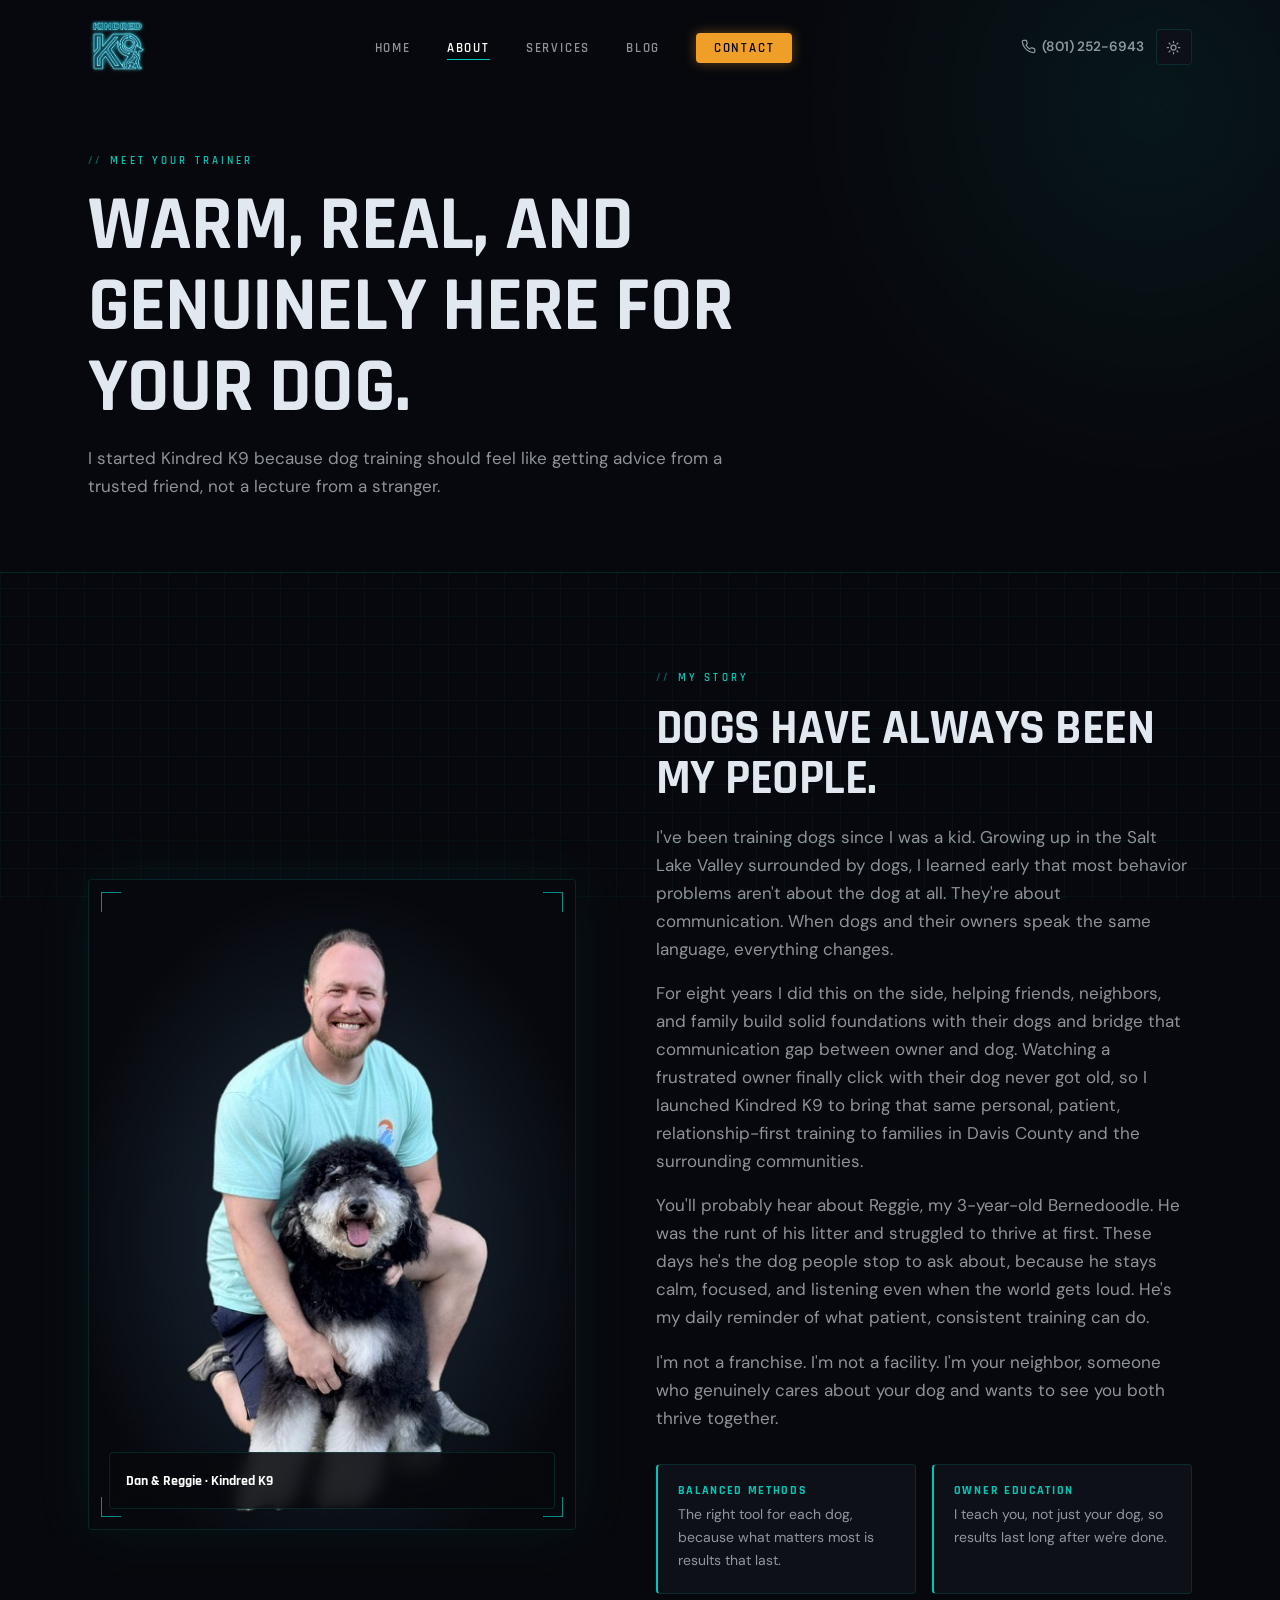
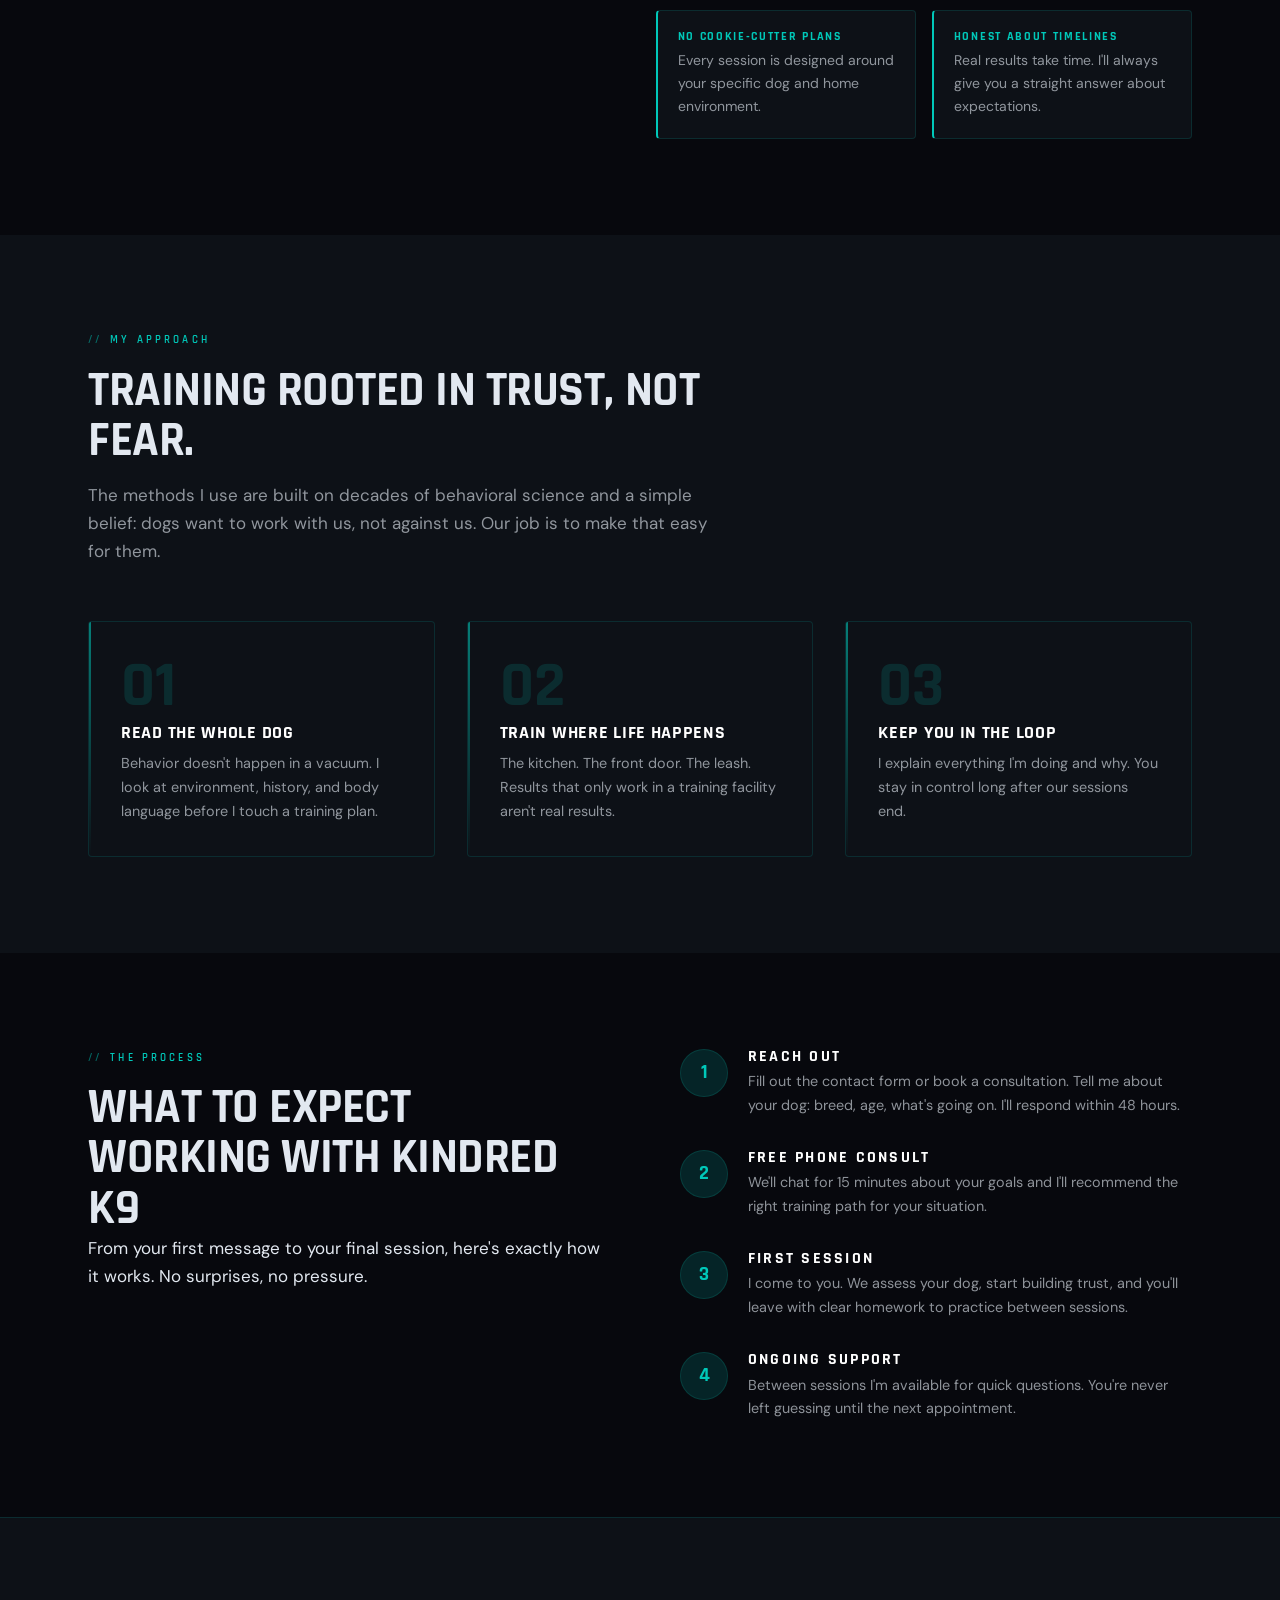
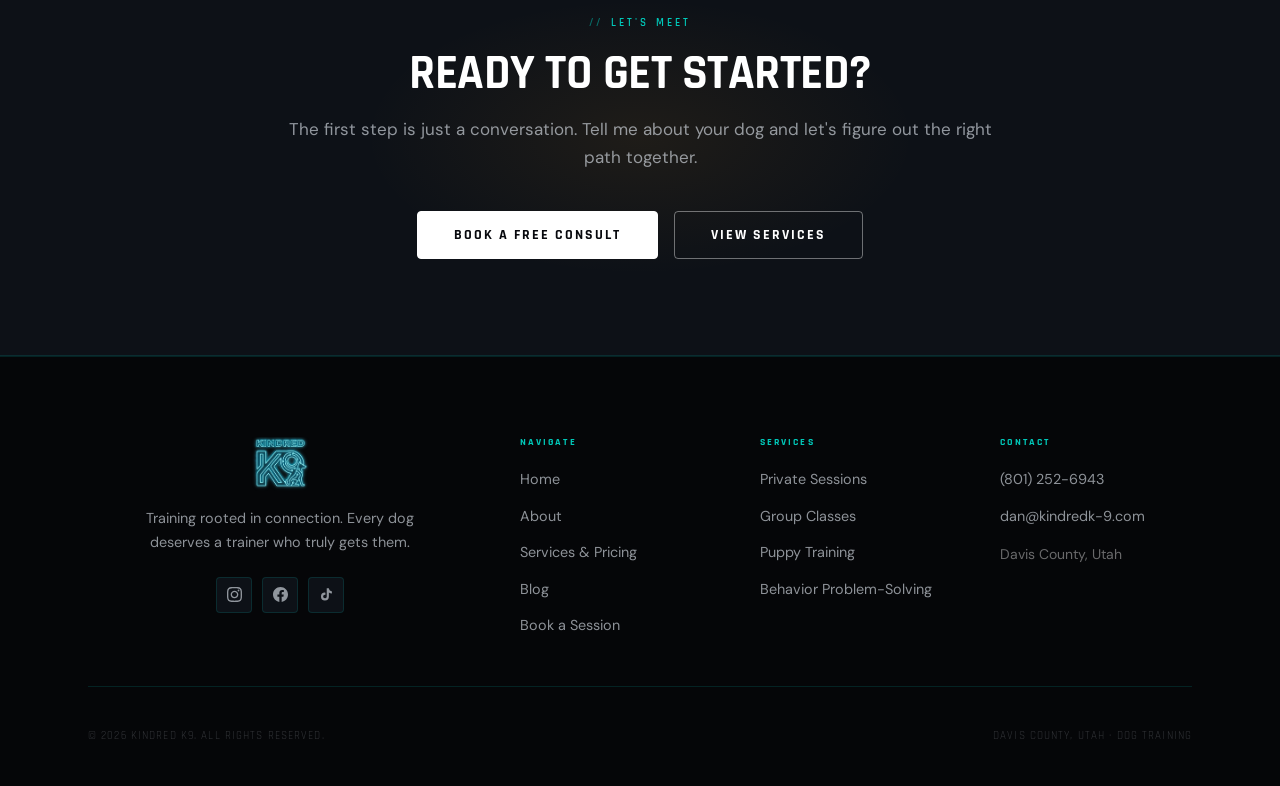
<file: about.html>
<!DOCTYPE html>
<html lang="en">
<head>
  <meta charset="UTF-8">
  <meta name="viewport" content="width=device-width, initial-scale=1.0">
  <title>About | Kindred K9 Dog Training – Davis County, Utah</title>
  <meta name="description" content="Meet the trainer behind Kindred K9. Learn about our relationship-first philosophy, training approach, and what it's like to work with us in Davis County, Utah.">
  <link rel="canonical" href="https://kindredk-9.com/about.html">
  <link rel="icon" href="img/kindred-neon-mark.png?v=2" type="image/png">
  <link rel="apple-touch-icon" href="img/kindred-neon-mark.png?v=2">
  <meta property="og:type" content="website">
  <meta property="og:site_name" content="Kindred K9">
  <meta property="og:title" content="About | Kindred K9 Dog Training – Davis County, Utah">
  <meta property="og:description" content="Meet the trainer behind Kindred K9. Learn about our relationship-first philosophy and what it's like to work with us in Davis County, Utah.">
  <meta property="og:url" content="https://kindredk-9.com/about.html">
  <meta property="og:image" content="https://kindredk-9.com/img/og-social.jpg">
  <meta name="twitter:card" content="summary_large_image">
  <meta name="twitter:title" content="About | Kindred K9 Dog Training – Davis County, Utah">
  <meta name="twitter:description" content="Meet the trainer behind Kindred K9. Learn about our relationship-first philosophy and what it's like to work with us in Davis County, Utah.">
  <meta name="twitter:image" content="https://kindredk-9.com/img/og-social.jpg">

  <!-- Google tag (gtag.js) -->
  <script async src="https://www.googletagmanager.com/gtag/js?id=G-ET8DY32BQW"></script>
  <script>
    window.dataLayer = window.dataLayer || [];
    function gtag(){dataLayer.push(arguments);}
    gtag('js', new Date());
    gtag('config', 'G-ET8DY32BQW');
  </script>

  <link rel="preconnect" href="https://fonts.googleapis.com">
  <link rel="preconnect" href="https://fonts.gstatic.com" crossorigin>
  <link href="https://fonts.googleapis.com/css2?family=Rajdhani:wght@400;500;600;700&family=DM+Sans:wght@300;400;500;600&display=swap" rel="stylesheet">
  <link rel="stylesheet" href="css/styles.css?v=4">
  <script src="js/theme.js"></script>
  <script type="application/ld+json">
  {
    "@context": "https://schema.org",
    "@type": "LocalBusiness",
    "@id": "https://kindredk-9.com/#business",
    "name": "Kindred K9",
    "description": "Relationship-first dog training in Davis County, Utah. Private sessions, group classes, puppy foundation training, and behavioral problem-solving.",
    "url": "https://kindredk-9.com",
    "telephone": "+18012526943",
    "image": "https://kindredk-9.com/img/trainer-hero.jpg",
    "logo": {
      "@type": "ImageObject",
      "url": "https://kindredk-9.com/img/kindred-neon-lockup.png?v=2"
    },
    "address": {
      "@type": "PostalAddress",
      "streetAddress": "1606 Hollyhock Circle",
      "addressLocality": "Farmington",
      "addressRegion": "UT",
      "postalCode": "84025",
      "addressCountry": "US"
    },
    "priceRange": "$$",
    "sameAs": [
      "https://g.page/r/CReAidDRQq91EBI",
      "https://instagram.com/kindredk9",
      "https://facebook.com/kindredk9"
    ],
    "founder": {
      "@type": "Person",
      "@id": "https://kindredk-9.com/#dan",
      "name": "Dan"
    },
    "areaServed": [
      {"@type": "City", "name": "Layton"},
      {"@type": "City", "name": "Kaysville"},
      {"@type": "City", "name": "Farmington"},
      {"@type": "City", "name": "Bountiful"},
      {"@type": "City", "name": "Clearfield"},
      {"@type": "City", "name": "Clinton"},
      {"@type": "City", "name": "Syracuse"},
      {"@type": "City", "name": "Centerville"},
      {"@type": "AdministrativeArea", "name": "Davis County, Utah"}
    ]
  }
  </script>
  <script type="application/ld+json">
  {
    "@context": "https://schema.org",
    "@type": "Person",
    "@id": "https://kindredk-9.com/#dan",
    "name": "Dan",
    "jobTitle": "Owner & Dog Trainer",
    "description": "Founder and trainer at Kindred K9. Dan trained dogs for eight years, helping friends, neighbors, and family across the Salt Lake Valley build solid foundations with their dogs, before launching Kindred K9 to provide relationship-first, in-home dog training to families across Davis County, Utah.",
    "url": "https://kindredk-9.com/about.html",
    "image": "https://kindredk-9.com/img/trainer-about.jpg",
    "worksFor": {"@id": "https://kindredk-9.com/#business"},
    "knowsAbout": ["Dog training", "Puppy training", "Dog reactivity", "Behavioral modification", "Owner education"]
  }
  </script>
  <script type="application/ld+json">
  {
    "@context": "https://schema.org",
    "@type": "BreadcrumbList",
    "itemListElement": [
      {"@type": "ListItem", "position": 1, "name": "Home", "item": "https://kindredk-9.com/"},
      {"@type": "ListItem", "position": 2, "name": "About", "item": "https://kindredk-9.com/about.html"}
    ]
  }
  </script>
</head>
<body class="grid-bg">

  <!-- ── Navigation ─────────────────────────────── -->
  <nav class="site-nav" aria-label="Main navigation">
    <div class="nav-inner">
      <a href="index.html" class="nav-logo" aria-label="Kindred K9 home">
        <img src="img/kindred-neon-lockup.png?v=2" alt="Kindred K9" class="nav-logo-lockup">
        
      </a>
      <ul class="nav-links" role="list">
        <li><a href="index.html">Home</a></li>
        <li><a href="about.html">About</a></li>
        <li><a href="services.html">Services</a></li>
        <li><a href="blog.html">Blog</a></li>
        <li><a href="contact.html" class="nav-cta">Contact</a></li>
      </ul>
      <div class="nav-actions">
        <a href="tel:+18012526943" class="nav-phone-link" aria-label="Call Kindred K9 at (801) 252-6943">
          <svg viewBox="0 0 24 24" fill="none" stroke="currentColor" stroke-width="2" aria-hidden="true"><path d="M22 16.92v3a2 2 0 01-2.18 2 19.79 19.79 0 01-8.63-3.07 19.5 19.5 0 01-6-6 19.79 19.79 0 01-3.07-8.67A2 2 0 014.11 2h3a2 2 0 012 1.72c.127.96.361 1.903.7 2.81a2 2 0 01-.45 2.11L8.09 9.91a16 16 0 006 6l1.27-1.27a2 2 0 012.11-.45c.907.339 1.85.573 2.81.7A2 2 0 0122 16.92z"/></svg>
          (801) 252-6943
        </a>
        <button class="theme-toggle" aria-label="Switch to light mode">
          <svg class="icon-sun" xmlns="http://www.w3.org/2000/svg" viewBox="0 0 24 24" fill="none" stroke="currentColor" stroke-width="2" stroke-linecap="round" stroke-linejoin="round" aria-hidden="true">
            <circle cx="12" cy="12" r="4"/>
            <path d="M12 2v2M12 20v2M4.93 4.93l1.41 1.41M17.66 17.66l1.41 1.41M2 12h2M20 12h2M6.34 17.66l-1.41 1.41M19.07 4.93l-1.41 1.41"/>
          </svg>
          <svg class="icon-moon" xmlns="http://www.w3.org/2000/svg" viewBox="0 0 24 24" fill="none" stroke="currentColor" stroke-width="2" stroke-linecap="round" stroke-linejoin="round" aria-hidden="true">
            <path d="M21 12.79A9 9 0 1 1 11.21 3 7 7 0 0 0 21 12.79z"/>
          </svg>
        </button>
        <button class="nav-toggle" aria-label="Open menu" aria-expanded="false">
          <span></span><span></span><span></span>
        </button>
      </div>
    </div>
  </nav>

  <!-- ── Mobile Overlay ─────────────────────────── -->
  <div class="nav-overlay" role="dialog" aria-modal="true" aria-label="Navigation menu">
    <div class="nav-overlay-top">
      <a href="index.html" class="nav-logo">
        <img src="img/kindred-neon-lockup.png?v=2" alt="Kindred K9" class="nav-logo-lockup">
        
      </a>
      <button class="nav-overlay-close" aria-label="Close menu">&#x2715;</button>
    </div>
    <nav class="nav-overlay-links" aria-label="Mobile navigation">
      <a href="index.html">Home</a>
      <a href="about.html">About</a>
      <a href="services.html">Services</a>
      <a href="blog.html">Blog</a>
    </nav>
    <div class="nav-overlay-cta">
      <a href="tel:+18012526943" class="btn btn-primary btn-lg" style="width:100%;justify-content:center;margin-bottom:0.75rem">Call (801) 252-6943</a>
      <a href="contact.html" class="btn btn-secondary btn-lg" style="width:100%;justify-content:center">Contact</a>
    </div>
    <div class="nav-overlay-extra">
      <div class="nav-overlay-rating">
        <span class="nav-overlay-stars" aria-hidden="true">★★★★★</span>
        <span>5.0 on Google</span>
      </div>
      <div class="nav-overlay-social">
        <a href="https://instagram.com/kindredk9" target="_blank" rel="noopener" aria-label="Instagram">
          <svg viewBox="0 0 24 24" fill="currentColor" aria-hidden="true"><path d="M12 2.163c3.204 0 3.584.012 4.85.07 3.252.148 4.771 1.691 4.919 4.919.058 1.265.069 1.645.069 4.849 0 3.205-.012 3.584-.069 4.849-.149 3.225-1.664 4.771-4.919 4.919-1.266.058-1.644.07-4.85.07-3.204 0-3.584-.012-4.849-.07-3.26-.149-4.771-1.699-4.919-4.92-.058-1.265-.07-1.644-.07-4.849 0-3.204.013-3.583.07-4.849.149-3.227 1.664-4.771 4.919-4.919 1.266-.057 1.645-.069 4.849-.069zm0-2.163c-3.259 0-3.667.014-4.947.072-4.358.2-6.78 2.618-6.98 6.98-.059 1.281-.073 1.689-.073 4.948 0 3.259.014 3.668.072 4.948.2 4.358 2.618 6.78 6.98 6.98 1.281.058 1.689.072 4.948.072 3.259 0 3.668-.014 4.948-.072 4.354-.2 6.782-2.618 6.979-6.98.059-1.28.073-1.689.073-4.948 0-3.259-.014-3.667-.072-4.947-.196-4.354-2.617-6.78-6.979-6.98-1.281-.059-1.69-.073-4.949-.073zm0 5.838c-3.403 0-6.162 2.759-6.162 6.162s2.759 6.163 6.162 6.163 6.162-2.759 6.162-6.163c0-3.403-2.759-6.162-6.162-6.162zm0 10.162c-2.209 0-4-1.79-4-4 0-2.209 1.791-4 4-4s4 1.791 4 4c0 2.21-1.791 4-4 4zm6.406-11.845c-.796 0-1.441.645-1.441 1.44s.645 1.44 1.441 1.44c.795 0 1.439-.645 1.439-1.44s-.644-1.44-1.439-1.44z"/></svg>
        </a>
        <a href="https://facebook.com/kindredk9" target="_blank" rel="noopener" aria-label="Facebook">
          <svg viewBox="0 0 24 24" fill="currentColor" aria-hidden="true"><path d="M24 12.073c0-6.627-5.373-12-12-12s-12 5.373-12 12c0 5.99 4.388 10.954 10.125 11.854v-8.385H7.078v-3.47h3.047V9.43c0-3.007 1.792-4.669 4.533-4.669 1.312 0 2.686.235 2.686.235v2.953H15.83c-1.491 0-1.956.925-1.956 1.874v2.25h3.328l-.532 3.47h-2.796v8.385C19.612 23.027 24 18.062 24 12.073z"/></svg>
        </a>
        <a href="https://tiktok.com/@kindredk9" target="_blank" rel="noopener" aria-label="TikTok">
          <svg viewBox="0 0 24 24" fill="currentColor" aria-hidden="true"><path d="M19.59 6.69a4.83 4.83 0 01-3.77-4.25V2h-3.45v13.67a2.89 2.89 0 01-2.88 2.5 2.89 2.89 0 01-2.89-2.89 2.89 2.89 0 012.89-2.89c.28 0 .54.04.79.1V9.01a6.33 6.33 0 00-.79-.05 6.34 6.34 0 00-6.34 6.34 6.34 6.34 0 006.34 6.34 6.34 6.34 0 006.33-6.34V8.69a8.27 8.27 0 004.84 1.56V6.79a4.85 4.85 0 01-1.07-.1z"/></svg>
        </a>
      </div>
      <p class="nav-overlay-area">Serving Davis County &amp; surrounding areas</p>
    </div>
  </div>

  <main>

    <!-- ── Page Hero ──────────────────────────────── -->
    <section class="page-hero" aria-label="About Kindred K9">
      <div class="container">
        <span class="eyebrow">Meet Your Trainer</span>
        <h1>Warm, real, and genuinely here for your dog.</h1>
        <p>I started Kindred K9 because dog training should feel like getting advice from a trusted friend, not a lecture from a stranger.</p>
      </div>
    </section>

    <!-- ── Bio Section ────────────────────────────── -->
    <section class="section">
      <div class="container">
        <div class="about-split">

          <div class="about-photo" aria-hidden="true">
            <div class="corner corner-tl"></div>
            <div class="corner corner-tr"></div>
            <div class="corner corner-bl"></div>
            <div class="corner corner-br"></div>
            <img src="img/trainer-about.jpg" alt="Dan and Reggie" class="about-photo-img">
            <div class="about-photo-caption">
              <strong>Dan &amp; Reggie · Kindred K9</strong>
            </div>
          </div>

          <div class="about-content" data-animate>
            <span class="eyebrow">My Story</span>
            <h2>Dogs have always been my people.</h2>
            <p>
              I've been training dogs since I was a kid. Growing up in the Salt Lake Valley
              surrounded by dogs, I learned early that most behavior problems aren't about the
              dog at all. They're about communication. When dogs and their owners speak the
              same language, everything changes.
            </p>
            <p>
              For eight years I did this on the side, helping friends, neighbors, and family
              build solid foundations with their dogs and bridge that communication gap between
              owner and dog. Watching a frustrated owner finally click with their dog never got
              old, so I launched Kindred K9 to bring that same personal, patient,
              relationship-first training to families in Davis County and the surrounding
              communities.
            </p>
            <p>
              You'll probably hear about Reggie, my <span data-age-since="2023-07-23">3</span>-year-old Bernedoodle. He was the runt
              of his litter and struggled to thrive at first. These days he's the dog people
              stop to ask about, because he stays calm, focused, and listening even when the
              world gets loud. He's my daily reminder of what patient, consistent training can do.
            </p>
            <p>
              I'm not a franchise. I'm not a facility. I'm your neighbor, someone who genuinely
              cares about your dog and wants to see you both thrive together.
            </p>

            <div class="philosophy-grid" data-animate>
              <div class="philosophy-item">
                <h4>Balanced methods</h4>
                <p>The right tool for each dog, because what matters most is results that last.</p>
              </div>
              <div class="philosophy-item">
                <h4>Owner education</h4>
                <p>I teach you, not just your dog, so results last long after we're done.</p>
              </div>
              <div class="philosophy-item">
                <h4>No cookie-cutter plans</h4>
                <p>Every session is designed around your specific dog and home environment.</p>
              </div>
              <div class="philosophy-item">
                <h4>Honest about timelines</h4>
                <p>Real results take time. I'll always give you a straight answer about expectations.</p>
              </div>
            </div>
          </div>
        </div>
      </div>
    </section>

    <!-- ── Training Philosophy ────────────────────── -->
    <section class="section section--tinted" aria-labelledby="philosophy-heading">
      <div class="container">
        <div class="section-header" data-animate>
          <span class="eyebrow">My Approach</span>
          <h2 id="philosophy-heading">Training rooted in trust, not fear.</h2>
          <p>
            The methods I use are built on decades of behavioral science and a simple belief:
            dogs want to work with us, not against us. Our job is to make that easy for them.
          </p>
        </div>

        <div class="why-grid" style="margin-top:1rem">
          <div class="why-item" data-animate data-delay="1">
            <div class="why-number">01</div>
            <h3>Read the whole dog</h3>
            <p>Behavior doesn't happen in a vacuum. I look at environment, history, and body language before I touch a training plan.</p>
          </div>
          <div class="why-item" data-animate data-delay="2">
            <div class="why-number">02</div>
            <h3>Train where life happens</h3>
            <p>The kitchen. The front door. The leash. Results that only work in a training facility aren't real results.</p>
          </div>
          <div class="why-item" data-animate data-delay="3">
            <div class="why-number">03</div>
            <h3>Keep you in the loop</h3>
            <p>I explain everything I'm doing and why. You stay in control long after our sessions end.</p>
          </div>
        </div>
      </div>
    </section>

    <!-- ── What to Expect ─────────────────────────── -->
    <section class="section" aria-labelledby="expect-heading">
      <div class="container">
        <div class="two-col-split">
          <div data-animate>
            <span class="eyebrow">The Process</span>
            <h2 id="expect-heading">What to expect working with Kindred K9</h2>
            <p>
              From your first message to your final session, here's exactly how it works.
              No surprises, no pressure.
            </p>
          </div>

          <div class="expect-list" data-animate>
            <div class="expect-item">
              <div class="expect-num" aria-hidden="true">1</div>
              <div>
                <h4>Reach out</h4>
                <p>Fill out the contact form or book a consultation. Tell me about your dog: breed, age, what's going on. I'll respond within 48 hours.</p>
              </div>
            </div>
            <div class="expect-item">
              <div class="expect-num" aria-hidden="true">2</div>
              <div>
                <h4>Free phone consult</h4>
                <p>We'll chat for 15 minutes about your goals and I'll recommend the right training path for your situation.</p>
              </div>
            </div>
            <div class="expect-item">
              <div class="expect-num" aria-hidden="true">3</div>
              <div>
                <h4>First session</h4>
                <p>I come to you. We assess your dog, start building trust, and you'll leave with clear homework to practice between sessions.</p>
              </div>
            </div>
            <div class="expect-item">
              <div class="expect-num" aria-hidden="true">4</div>
              <div>
                <h4>Ongoing support</h4>
                <p>Between sessions I'm available for quick questions. You're never left guessing until the next appointment.</p>
              </div>
            </div>
          </div>
        </div>
      </div>
    </section>

    <!-- ── CTA Banner ─────────────────────────────── -->
    <section class="cta-banner">
      <div class="container">
        <span class="eyebrow eyebrow--light" data-animate>Let's meet</span>
        <h2 data-animate>Ready to get started?</h2>
        <p data-animate>
          The first step is just a conversation. Tell me about your dog and let's figure out
          the right path together.
        </p>
        <div class="btn-group" style="justify-content:center" data-animate>
          <a href="contact.html" class="btn btn-white btn-lg">Book a Free Consult</a>
          <a href="services.html" class="btn btn-outline-white btn-lg">View Services</a>
        </div>
      </div>
    </section>

  </main>

  <!-- ── Footer ─────────────────────────────────── -->
  <footer class="site-footer">
    <div class="container">
      <div class="footer-grid">
        <div class="footer-brand">
          <a href="index.html" class="nav-logo">
            <img src="img/kindred-neon-lockup.png?v=2" alt="Kindred K9" class="nav-logo-lockup">
        
          </a>
          <p>Training rooted in connection. Every dog deserves a trainer who truly gets them.</p>
          <div class="footer-social">
            <a href="https://instagram.com/kindredk9" target="_blank" rel="noopener" aria-label="Instagram">
              <svg viewBox="0 0 24 24" fill="currentColor" aria-hidden="true"><path d="M12 2.163c3.204 0 3.584.012 4.85.07 3.252.148 4.771 1.691 4.919 4.919.058 1.265.069 1.645.069 4.849 0 3.205-.012 3.584-.069 4.849-.149 3.225-1.664 4.771-4.919 4.919-1.266.058-1.644.07-4.85.07-3.204 0-3.584-.012-4.849-.07-3.26-.149-4.771-1.699-4.919-4.92-.058-1.265-.07-1.644-.07-4.849 0-3.204.013-3.583.07-4.849.149-3.227 1.664-4.771 4.919-4.919 1.266-.057 1.645-.069 4.849-.069zm0-2.163c-3.259 0-3.667.014-4.947.072-4.358.2-6.78 2.618-6.98 6.98-.059 1.281-.073 1.689-.073 4.948 0 3.259.014 3.668.072 4.948.2 4.358 2.618 6.78 6.98 6.98 1.281.058 1.689.072 4.948.072 3.259 0 3.668-.014 4.948-.072 4.354-.2 6.782-2.618 6.979-6.98.059-1.28.073-1.689.073-4.948 0-3.259-.014-3.667-.072-4.947-.196-4.354-2.617-6.78-6.979-6.98-1.281-.059-1.69-.073-4.949-.073zm0 5.838c-3.403 0-6.162 2.759-6.162 6.162s2.759 6.163 6.162 6.163 6.162-2.759 6.162-6.163c0-3.403-2.759-6.162-6.162-6.162zm0 10.162c-2.209 0-4-1.79-4-4 0-2.209 1.791-4 4-4s4 1.791 4 4c0 2.21-1.791 4-4 4zm6.406-11.845c-.796 0-1.441.645-1.441 1.44s.645 1.44 1.441 1.44c.795 0 1.439-.645 1.439-1.44s-.644-1.44-1.439-1.44z"/></svg>
            </a>
            <a href="https://facebook.com/kindredk9" target="_blank" rel="noopener" aria-label="Facebook">
              <svg viewBox="0 0 24 24" fill="currentColor" aria-hidden="true"><path d="M24 12.073c0-6.627-5.373-12-12-12s-12 5.373-12 12c0 5.99 4.388 10.954 10.125 11.854v-8.385H7.078v-3.47h3.047V9.43c0-3.007 1.792-4.669 4.533-4.669 1.312 0 2.686.235 2.686.235v2.953H15.83c-1.491 0-1.956.925-1.956 1.874v2.25h3.328l-.532 3.47h-2.796v8.385C19.612 23.027 24 18.062 24 12.073z"/></svg>
            </a>
            <a href="https://tiktok.com/@kindredk9" target="_blank" rel="noopener" aria-label="TikTok">
              <svg viewBox="0 0 24 24" fill="currentColor" aria-hidden="true"><path d="M19.59 6.69a4.83 4.83 0 01-3.77-4.25V2h-3.45v13.67a2.89 2.89 0 01-2.88 2.5 2.89 2.89 0 01-2.89-2.89 2.89 2.89 0 012.89-2.89c.28 0 .54.04.79.1V9.01a6.33 6.33 0 00-.79-.05 6.34 6.34 0 00-6.34 6.34 6.34 6.34 0 006.34 6.34 6.34 6.34 0 006.33-6.34V8.69a8.27 8.27 0 004.84 1.56V6.79a4.85 4.85 0 01-1.07-.1z"/></svg>
            </a>
          </div>
        </div>
        <div class="footer-col">
          <h4>Navigate</h4>
          <ul>
            <li><a href="index.html">Home</a></li>
            <li><a href="about.html">About</a></li>
            <li><a href="services.html">Services &amp; Pricing</a></li>
            <li><a href="blog.html">Blog</a></li>
            <li><a href="contact.html">Book a Session</a></li>
          </ul>
        </div>
        <div class="footer-col">
          <h4>Services</h4>
          <ul>
            <li><a href="services.html">Private Sessions</a></li>
            <li><a href="services.html">Group Classes</a></li>
            <li><a href="services.html">Puppy Training</a></li>
            <li><a href="services.html">Behavior Problem-Solving</a></li>
          </ul>
        </div>
        <div class="footer-col">
          <h4>Contact</h4>
          <ul>
            <li><a href="tel:+18012526943">(801) 252-6943</a></li>
            <li><a href="mailto:dan@kindredk-9.com">dan@kindredk-9.com</a></li>
            <li style="color:rgba(255,255,255,0.4); font-size:0.875rem; padding-top:0.25rem">Davis County, Utah</li>
          </ul>
        </div>
      </div>
      <div class="footer-bottom">
        <p>&copy; <span data-current-year>2026</span> Kindred K9. All rights reserved.</p>
        <p>Davis County, Utah · Dog Training</p>
      </div>
    </div>
  </footer>

  <script src="js/main.js"></script>
</body>
</html>
</file>
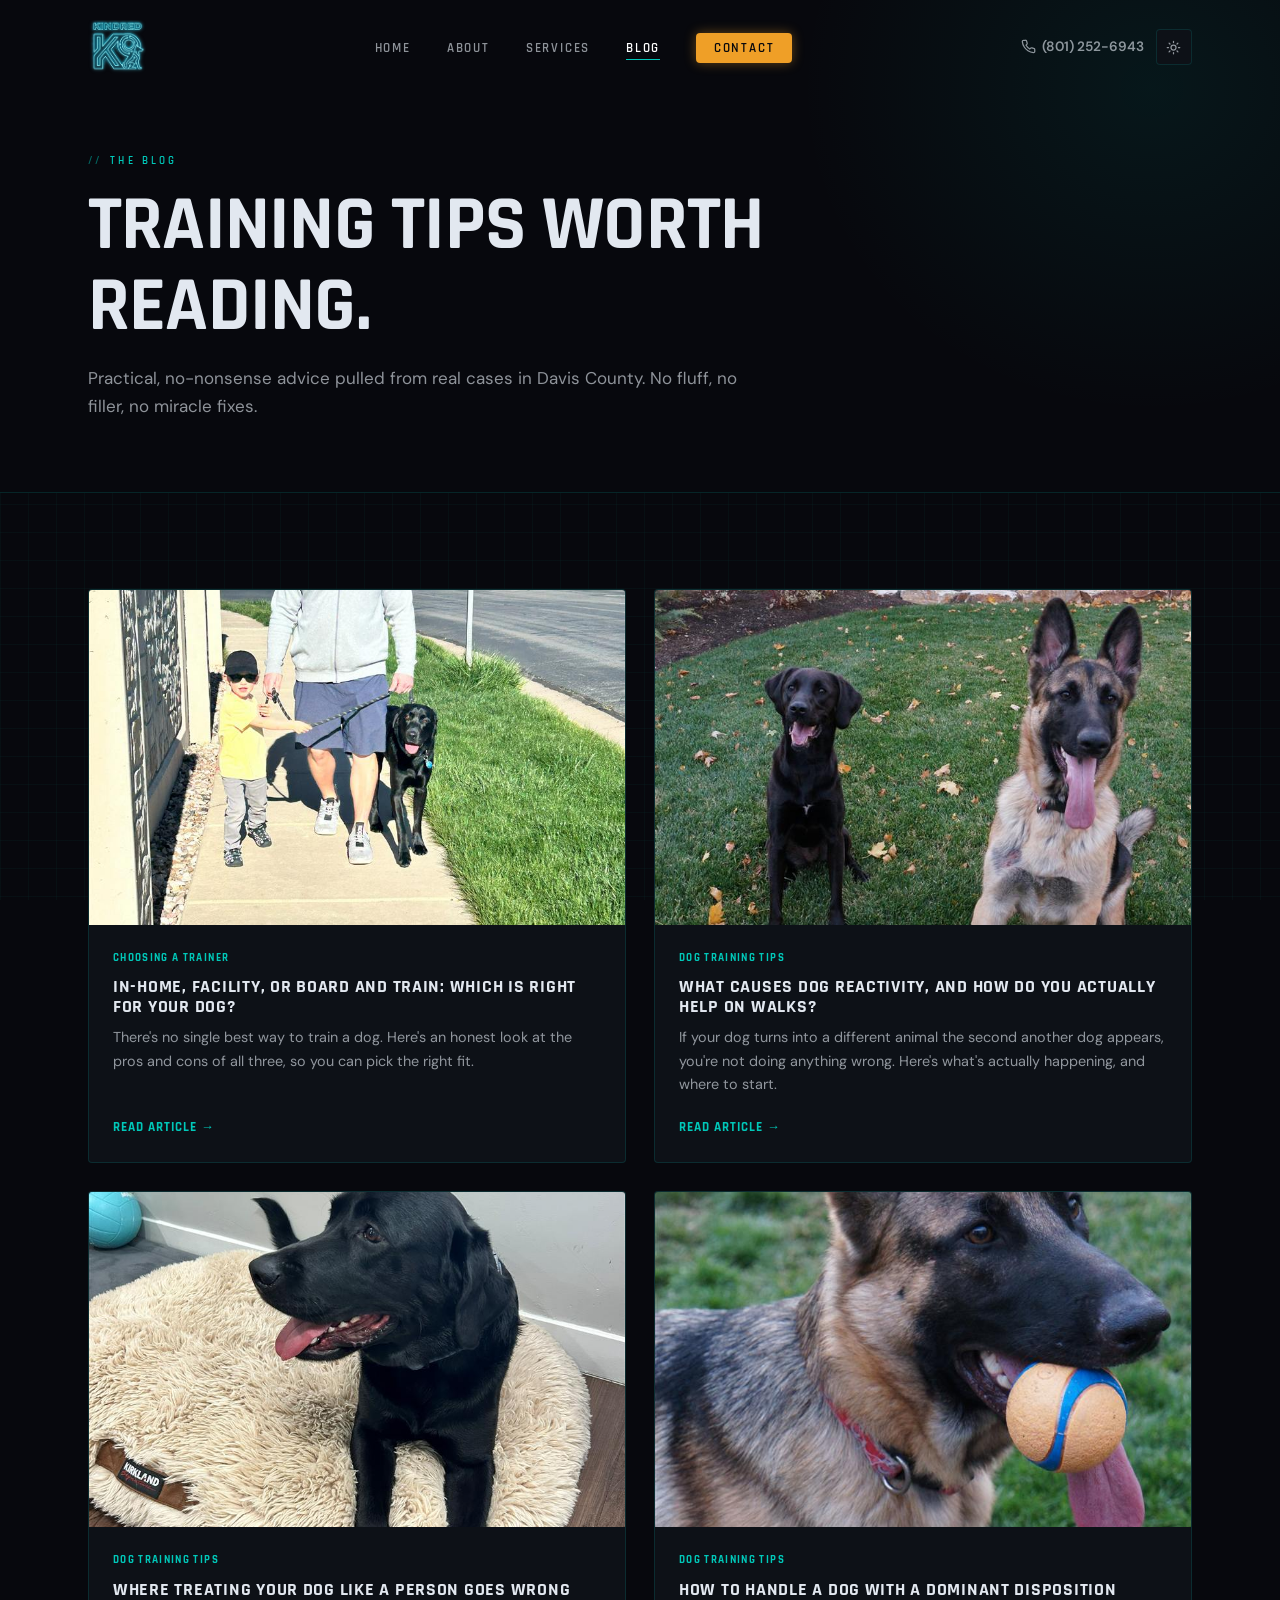
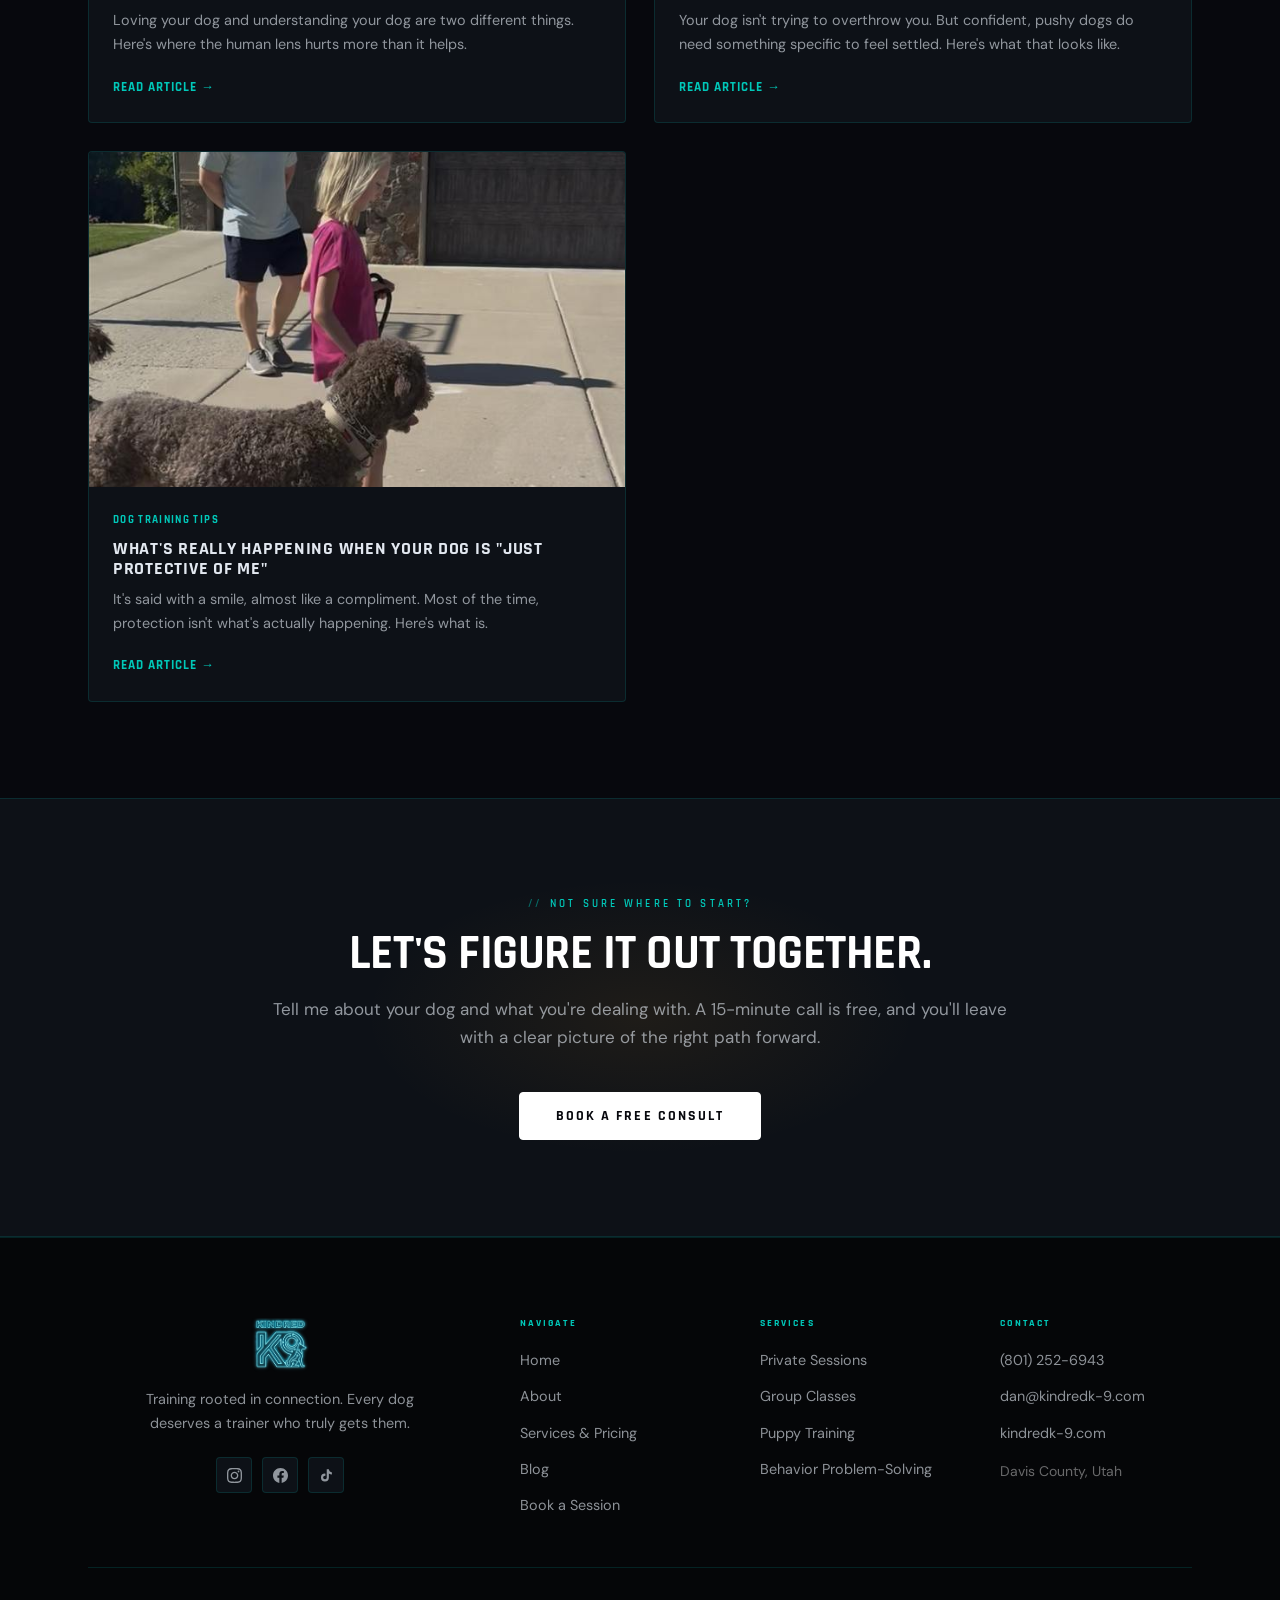
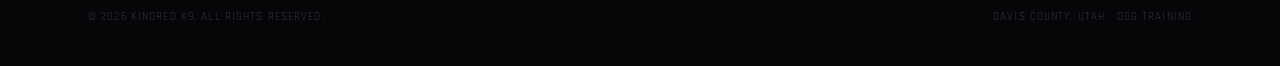
<file: blog.html>
<!DOCTYPE html>
<html lang="en">
<head>
  <meta charset="UTF-8">
  <meta name="viewport" content="width=device-width, initial-scale=1.0">
  <title>Dog Training Tips & Advice | Kindred K9 Blog</title>
  <meta name="description" content="Practical, no-nonsense dog training advice from Kindred K9 in Davis County, Utah. Reactivity, humanization mistakes, dominant dogs, and more.">
  <link rel="canonical" href="https://kindredk-9.com/blog.html">
  <link rel="icon" href="img/kindred-neon-mark.png?v=2" type="image/png">
  <link rel="apple-touch-icon" href="img/kindred-neon-mark.png?v=2">
  <meta property="og:type" content="website">
  <meta property="og:site_name" content="Kindred K9">
  <meta property="og:title" content="Dog Training Tips & Advice | Kindred K9 Blog">
  <meta property="og:description" content="Practical, no-nonsense dog training advice from Kindred K9 in Davis County, Utah. Reactivity, humanization mistakes, dominant dogs, and more.">
  <meta property="og:url" content="https://kindredk-9.com/blog.html">
  <meta property="og:image" content="https://kindredk-9.com/img/og-social.jpg">
  <meta name="twitter:card" content="summary_large_image">
  <meta name="twitter:title" content="Dog Training Tips & Advice | Kindred K9 Blog">
  <meta name="twitter:description" content="Practical, no-nonsense dog training advice from Kindred K9 in Davis County, Utah. Reactivity, humanization mistakes, dominant dogs, and more.">
  <meta name="twitter:image" content="https://kindredk-9.com/img/og-social.jpg">

  <!-- Google tag (gtag.js) -->
  <script async src="https://www.googletagmanager.com/gtag/js?id=G-ET8DY32BQW"></script>
  <script>
    window.dataLayer = window.dataLayer || [];
    function gtag(){dataLayer.push(arguments);}
    gtag('js', new Date());
    gtag('config', 'G-ET8DY32BQW');
  </script>

  <link rel="preconnect" href="https://fonts.googleapis.com">
  <link rel="preconnect" href="https://fonts.gstatic.com" crossorigin>
  <link href="https://fonts.googleapis.com/css2?family=Rajdhani:wght@400;500;600;700&family=DM+Sans:wght@300;400;500;600&display=swap" rel="stylesheet">
  <link rel="stylesheet" href="css/styles.css?v=4">
  <script src="js/theme.js"></script>
  <script type="application/ld+json">
  {
    "@context": "https://schema.org",
    "@type": "BreadcrumbList",
    "itemListElement": [
      {"@type": "ListItem", "position": 1, "name": "Home", "item": "https://kindredk-9.com/"},
      {"@type": "ListItem", "position": 2, "name": "Blog", "item": "https://kindredk-9.com/blog.html"}
    ]
  }
  </script>
</head>
<body class="grid-bg">

  <!-- ── Navigation ─────────────────────────────── -->
  <nav class="site-nav" aria-label="Main navigation">
    <div class="nav-inner">
      <a href="index.html" class="nav-logo" aria-label="Kindred K9 home">
        <img src="img/kindred-neon-lockup.png?v=2" alt="Kindred K9" class="nav-logo-lockup">
      </a>
      <ul class="nav-links" role="list">
        <li><a href="index.html">Home</a></li>
        <li><a href="about.html">About</a></li>
        <li><a href="services.html">Services</a></li>
        <li><a href="blog.html" class="active">Blog</a></li>
        <li><a href="contact.html" class="nav-cta">Contact</a></li>
      </ul>
      <div class="nav-actions">
        <a href="tel:+18012526943" class="nav-phone-link" aria-label="Call Kindred K9 at (801) 252-6943">
          <svg viewBox="0 0 24 24" fill="none" stroke="currentColor" stroke-width="2" aria-hidden="true"><path d="M22 16.92v3a2 2 0 01-2.18 2 19.79 19.79 0 01-8.63-3.07 19.5 19.5 0 01-6-6 19.79 19.79 0 01-3.07-8.67A2 2 0 014.11 2h3a2 2 0 012 1.72c.127.96.361 1.903.7 2.81a2 2 0 01-.45 2.11L8.09 9.91a16 16 0 006 6l1.27-1.27a2 2 0 012.11-.45c.907.339 1.85.573 2.81.7A2 2 0 0122 16.92z"/></svg>
          (801) 252-6943
        </a>
        <button class="theme-toggle" aria-label="Switch to light mode">
          <svg class="icon-sun" xmlns="http://www.w3.org/2000/svg" viewBox="0 0 24 24" fill="none" stroke="currentColor" stroke-width="2" stroke-linecap="round" stroke-linejoin="round" aria-hidden="true">
            <circle cx="12" cy="12" r="4"/>
            <path d="M12 2v2M12 20v2M4.93 4.93l1.41 1.41M17.66 17.66l1.41 1.41M2 12h2M20 12h2M6.34 17.66l-1.41 1.41M19.07 4.93l-1.41 1.41"/>
          </svg>
          <svg class="icon-moon" xmlns="http://www.w3.org/2000/svg" viewBox="0 0 24 24" fill="none" stroke="currentColor" stroke-width="2" stroke-linecap="round" stroke-linejoin="round" aria-hidden="true">
            <path d="M21 12.79A9 9 0 1 1 11.21 3 7 7 0 0 0 21 12.79z"/>
          </svg>
        </button>
        <button class="nav-toggle" aria-label="Open menu" aria-expanded="false">
          <span></span><span></span><span></span>
        </button>
      </div>
    </div>
  </nav>

  <!-- ── Mobile Overlay ─────────────────────────── -->
  <div class="nav-overlay" role="dialog" aria-modal="true" aria-label="Navigation menu">
    <div class="nav-overlay-top">
      <a href="index.html" class="nav-logo">
        <img src="img/kindred-neon-lockup.png?v=2" alt="Kindred K9" class="nav-logo-lockup">
      </a>
      <button class="nav-overlay-close" aria-label="Close menu">&#x2715;</button>
    </div>
    <nav class="nav-overlay-links" aria-label="Mobile navigation">
      <a href="index.html">Home</a>
      <a href="about.html">About</a>
      <a href="services.html">Services</a>
      <a href="blog.html">Blog</a>
    </nav>
    <div class="nav-overlay-cta">
      <a href="tel:+18012526943" class="btn btn-primary btn-lg" style="width:100%;justify-content:center;margin-bottom:0.75rem">Call (801) 252-6943</a>
      <a href="contact.html" class="btn btn-secondary btn-lg" style="width:100%;justify-content:center">Contact</a>
    </div>
    <div class="nav-overlay-extra">
      <div class="nav-overlay-rating">
        <span class="nav-overlay-stars" aria-hidden="true">★★★★★</span>
        <span>5.0 on Google</span>
      </div>
      <div class="nav-overlay-social">
        <a href="https://instagram.com/kindredk9" target="_blank" rel="noopener" aria-label="Instagram">
          <svg viewBox="0 0 24 24" fill="currentColor" aria-hidden="true"><path d="M12 2.163c3.204 0 3.584.012 4.85.07 3.252.148 4.771 1.691 4.919 4.919.058 1.265.069 1.645.069 4.849 0 3.205-.012 3.584-.069 4.849-.149 3.225-1.664 4.771-4.919 4.919-1.266.058-1.644.07-4.85.07-3.204 0-3.584-.012-4.849-.07-3.26-.149-4.771-1.699-4.919-4.92-.058-1.265-.07-1.644-.07-4.849 0-3.204.013-3.583.07-4.849.149-3.227 1.664-4.771 4.919-4.919 1.266-.057 1.645-.069 4.849-.069zm0-2.163c-3.259 0-3.667.014-4.947.072-4.358.2-6.78 2.618-6.98 6.98-.059 1.281-.073 1.689-.073 4.948 0 3.259.014 3.668.072 4.948.2 4.358 2.618 6.78 6.98 6.98 1.281.058 1.689.072 4.948.072 3.259 0 3.668-.014 4.948-.072 4.354-.2 6.782-2.618 6.979-6.98.059-1.28.073-1.689.073-4.948 0-3.259-.014-3.667-.072-4.947-.196-4.354-2.617-6.78-6.979-6.98-1.281-.059-1.69-.073-4.949-.073zm0 5.838c-3.403 0-6.162 2.759-6.162 6.162s2.759 6.163 6.162 6.163 6.162-2.759 6.162-6.163c0-3.403-2.759-6.162-6.162-6.162zm0 10.162c-2.209 0-4-1.79-4-4 0-2.209 1.791-4 4-4s4 1.791 4 4c0 2.21-1.791 4-4 4zm6.406-11.845c-.796 0-1.441.645-1.441 1.44s.645 1.44 1.441 1.44c.795 0 1.439-.645 1.439-1.44s-.644-1.44-1.439-1.44z"/></svg>
        </a>
        <a href="https://facebook.com/kindredk9" target="_blank" rel="noopener" aria-label="Facebook">
          <svg viewBox="0 0 24 24" fill="currentColor" aria-hidden="true"><path d="M24 12.073c0-6.627-5.373-12-12-12s-12 5.373-12 12c0 5.99 4.388 10.954 10.125 11.854v-8.385H7.078v-3.47h3.047V9.43c0-3.007 1.792-4.669 4.533-4.669 1.312 0 2.686.235 2.686.235v2.953H15.83c-1.491 0-1.956.925-1.956 1.874v2.25h3.328l-.532 3.47h-2.796v8.385C19.612 23.027 24 18.062 24 12.073z"/></svg>
        </a>
        <a href="https://tiktok.com/@kindredk9" target="_blank" rel="noopener" aria-label="TikTok">
          <svg viewBox="0 0 24 24" fill="currentColor" aria-hidden="true"><path d="M19.59 6.69a4.83 4.83 0 01-3.77-4.25V2h-3.45v13.67a2.89 2.89 0 01-2.88 2.5 2.89 2.89 0 01-2.89-2.89 2.89 2.89 0 012.89-2.89c.28 0 .54.04.79.1V9.01a6.33 6.33 0 00-.79-.05 6.34 6.34 0 00-6.34 6.34 6.34 6.34 0 006.34 6.34 6.34 6.34 0 006.33-6.34V8.69a8.27 8.27 0 004.84 1.56V6.79a4.85 4.85 0 01-1.07-.1z"/></svg>
        </a>
      </div>
      <p class="nav-overlay-area">Serving Davis County &amp; surrounding areas</p>
    </div>
  </div>

  <main>

    <!-- ── Page Hero ──────────────────────────────── -->
    <section class="page-hero" aria-label="Kindred K9 blog">
      <div class="container">
        <span class="eyebrow">The Blog</span>
        <h1>Training tips worth reading.</h1>
        <p>Practical, no-nonsense advice pulled from real cases in Davis County. No fluff, no filler, no miracle fixes.</p>
      </div>
    </section>

    <!-- ── Articles Grid ──────────────────────────── -->
    <section class="section" aria-labelledby="articles-heading">
      <div class="container">
        <h2 class="sr-only" id="articles-heading">All articles</h2>

        <div class="blog-grid">

          <a href="in-home-vs-facility-vs-board-and-train.html" class="blog-card" data-animate data-delay="1">
            <div class="blog-card-img">
              <img src="img/hero-family-walk.jpg" alt="A family walking their dog together on a neighborhood street">
            </div>
            <div class="blog-card-body">
              <span class="blog-card-eyebrow">Choosing a Trainer</span>
              <h3>In-home, facility, or board and train: which is right for your dog?</h3>
              <p>There's no single best way to train a dog. Here's an honest look at the pros and cons of all three, so you can pick the right fit.</p>
              <span class="blog-card-link">Read Article &rarr;</span>
            </div>
          </a>

          <a href="dog-reactivity-on-walks.html" class="blog-card" data-animate data-delay="2">
            <div class="blog-card-img">
              <img src="img/hero-lab-gsd.jpg" alt="Two dogs sitting together outdoors">
            </div>
            <div class="blog-card-body">
              <span class="blog-card-eyebrow">Dog Training Tips</span>
              <h3>What causes dog reactivity, and how do you actually help on walks?</h3>
              <p>If your dog turns into a different animal the second another dog appears, you're not doing anything wrong. Here's what's actually happening, and where to start.</p>
              <span class="blog-card-link">Read Article &rarr;</span>
            </div>
          </a>

          <a href="stop-humanizing-your-dog.html" class="blog-card" data-animate data-delay="3">
            <div class="blog-card-img">
              <img src="img/hero-lab-bed.jpg" alt="Dog relaxing on a bed at home">
            </div>
            <div class="blog-card-body">
              <span class="blog-card-eyebrow">Dog Training Tips</span>
              <h3>Where treating your dog like a person goes wrong</h3>
              <p>Loving your dog and understanding your dog are two different things. Here's where the human lens hurts more than it helps.</p>
              <span class="blog-card-link">Read Article &rarr;</span>
            </div>
          </a>

          <a href="dominant-dog-training.html" class="blog-card" data-animate data-delay="4">
            <div class="blog-card-img">
              <img src="img/hero-gsd-ball.jpg" alt="Confident German Shepherd with a ball">
            </div>
            <div class="blog-card-body">
              <span class="blog-card-eyebrow">Dog Training Tips</span>
              <h3>How to handle a dog with a dominant disposition</h3>
              <p>Your dog isn't trying to overthrow you. But confident, pushy dogs do need something specific to feel settled. Here's what that looks like.</p>
              <span class="blog-card-link">Read Article &rarr;</span>
            </div>
          </a>

          <a href="dog-protective-of-me.html" class="blog-card" data-animate data-delay="5">
            <div class="blog-card-img">
              <img src="img/hero-goldendoodle.jpg" alt="Dog walking closely beside its owners on a leash">
            </div>
            <div class="blog-card-body">
              <span class="blog-card-eyebrow">Dog Training Tips</span>
              <h3>What's really happening when your dog is "just protective of me"</h3>
              <p>It's said with a smile, almost like a compliment. Most of the time, protection isn't what's actually happening. Here's what is.</p>
              <span class="blog-card-link">Read Article &rarr;</span>
            </div>
          </a>

        </div>
      </div>
    </section>

    <!-- ── CTA Banner ─────────────────────────────── -->
    <section class="cta-banner" aria-labelledby="cta-heading">
      <div class="container">
        <span class="eyebrow eyebrow--light" data-animate>Not sure where to start?</span>
        <h2 id="cta-heading" data-animate>Let's figure it out together.</h2>
        <p data-animate>
          Tell me about your dog and what you're dealing with. A 15-minute call is free,
          and you'll leave with a clear picture of the right path forward.
        </p>
        <div class="btn-group" style="justify-content:center" data-animate>
          <a href="contact.html?service=consult" class="btn btn-white btn-lg">Book a Free Consult</a>
        </div>
      </div>
    </section>

  </main>

  <!-- ── Footer ─────────────────────────────────── -->
  <footer class="site-footer">
    <div class="container">
      <div class="footer-grid">
        <div class="footer-brand">
          <a href="index.html" class="nav-logo">
            <img src="img/kindred-neon-lockup.png?v=2" alt="Kindred K9" class="nav-logo-lockup">
          </a>
          <p>Training rooted in connection. Every dog deserves a trainer who truly gets them.</p>
          <div class="footer-social">
            <a href="https://instagram.com/kindredk9" target="_blank" rel="noopener" aria-label="Instagram">
              <svg viewBox="0 0 24 24" fill="currentColor" aria-hidden="true"><path d="M12 2.163c3.204 0 3.584.012 4.85.07 3.252.148 4.771 1.691 4.919 4.919.058 1.265.069 1.645.069 4.849 0 3.205-.012 3.584-.069 4.849-.149 3.225-1.664 4.771-4.919 4.919-1.266.058-1.644.07-4.85.07-3.204 0-3.584-.012-4.849-.07-3.26-.149-4.771-1.699-4.919-4.92-.058-1.265-.07-1.644-.07-4.849 0-3.204.013-3.583.07-4.849.149-3.227 1.664-4.771 4.919-4.919 1.266-.057 1.645-.069 4.849-.069zm0-2.163c-3.259 0-3.667.014-4.947.072-4.358.2-6.78 2.618-6.98 6.98-.059 1.281-.073 1.689-.073 4.948 0 3.259.014 3.668.072 4.948.2 4.358 2.618 6.78 6.98 6.98 1.281.058 1.689.072 4.948.072 3.259 0 3.668-.014 4.948-.072 4.354-.2 6.782-2.618 6.979-6.98.059-1.28.073-1.689.073-4.948 0-3.259-.014-3.667-.072-4.947-.196-4.354-2.617-6.78-6.979-6.98-1.281-.059-1.69-.073-4.949-.073zm0 5.838c-3.403 0-6.162 2.759-6.162 6.162s2.759 6.163 6.162 6.163 6.162-2.759 6.162-6.163c0-3.403-2.759-6.162-6.162-6.162zm0 10.162c-2.209 0-4-1.79-4-4 0-2.209 1.791-4 4-4s4 1.791 4 4c0 2.21-1.791 4-4 4zm6.406-11.845c-.796 0-1.441.645-1.441 1.44s.645 1.44 1.441 1.44c.795 0 1.439-.645 1.439-1.44s-.644-1.44-1.439-1.44z"/></svg>
            </a>
            <a href="https://facebook.com/kindredk9" target="_blank" rel="noopener" aria-label="Facebook">
              <svg viewBox="0 0 24 24" fill="currentColor" aria-hidden="true"><path d="M24 12.073c0-6.627-5.373-12-12-12s-12 5.373-12 12c0 5.99 4.388 10.954 10.125 11.854v-8.385H7.078v-3.47h3.047V9.43c0-3.007 1.792-4.669 4.533-4.669 1.312 0 2.686.235 2.686.235v2.953H15.83c-1.491 0-1.956.925-1.956 1.874v2.25h3.328l-.532 3.47h-2.796v8.385C19.612 23.027 24 18.062 24 12.073z"/></svg>
            </a>
            <a href="https://tiktok.com/@kindredk9" target="_blank" rel="noopener" aria-label="TikTok">
              <svg viewBox="0 0 24 24" fill="currentColor" aria-hidden="true"><path d="M19.59 6.69a4.83 4.83 0 01-3.77-4.25V2h-3.45v13.67a2.89 2.89 0 01-2.88 2.5 2.89 2.89 0 01-2.89-2.89 2.89 2.89 0 012.89-2.89c.28 0 .54.04.79.1V9.01a6.33 6.33 0 00-.79-.05 6.34 6.34 0 00-6.34 6.34 6.34 6.34 0 006.34 6.34 6.34 6.34 0 006.33-6.34V8.69a8.27 8.27 0 004.84 1.56V6.79a4.85 4.85 0 01-1.07-.1z"/></svg>
            </a>
          </div>
        </div>
        <div class="footer-col">
          <h4>Navigate</h4>
          <ul>
            <li><a href="index.html">Home</a></li>
            <li><a href="about.html">About</a></li>
            <li><a href="services.html">Services &amp; Pricing</a></li>
            <li><a href="blog.html">Blog</a></li>
            <li><a href="contact.html">Book a Session</a></li>
          </ul>
        </div>
        <div class="footer-col">
          <h4>Services</h4>
          <ul>
            <li><a href="services.html">Private Sessions</a></li>
            <li><a href="services.html">Group Classes</a></li>
            <li><a href="services.html">Puppy Training</a></li>
            <li><a href="services.html">Behavior Problem-Solving</a></li>
          </ul>
        </div>

        <div class="footer-col">
          <h4>Contact</h4>
          <ul>
            <li><a href="tel:+18012526943">(801) 252-6943</a></li>
            <li><a href="mailto:dan@kindredk-9.com">dan@kindredk-9.com</a></li>
            <li><a href="contact.html">kindredk-9.com</a></li>
            <li style="color:rgba(255,255,255,0.4); font-size:0.875rem; padding-top:0.25rem">Davis County, Utah</li>
          </ul>
        </div>
      </div>

      <div class="footer-bottom">
        <p>&copy; <span data-current-year>2026</span> Kindred K9. All rights reserved.</p>
        <p>Davis County, Utah &middot; Dog Training</p>
      </div>
    </div>
  </footer>

  <script src="js/main.js"></script>
</body>
</html>
</file>
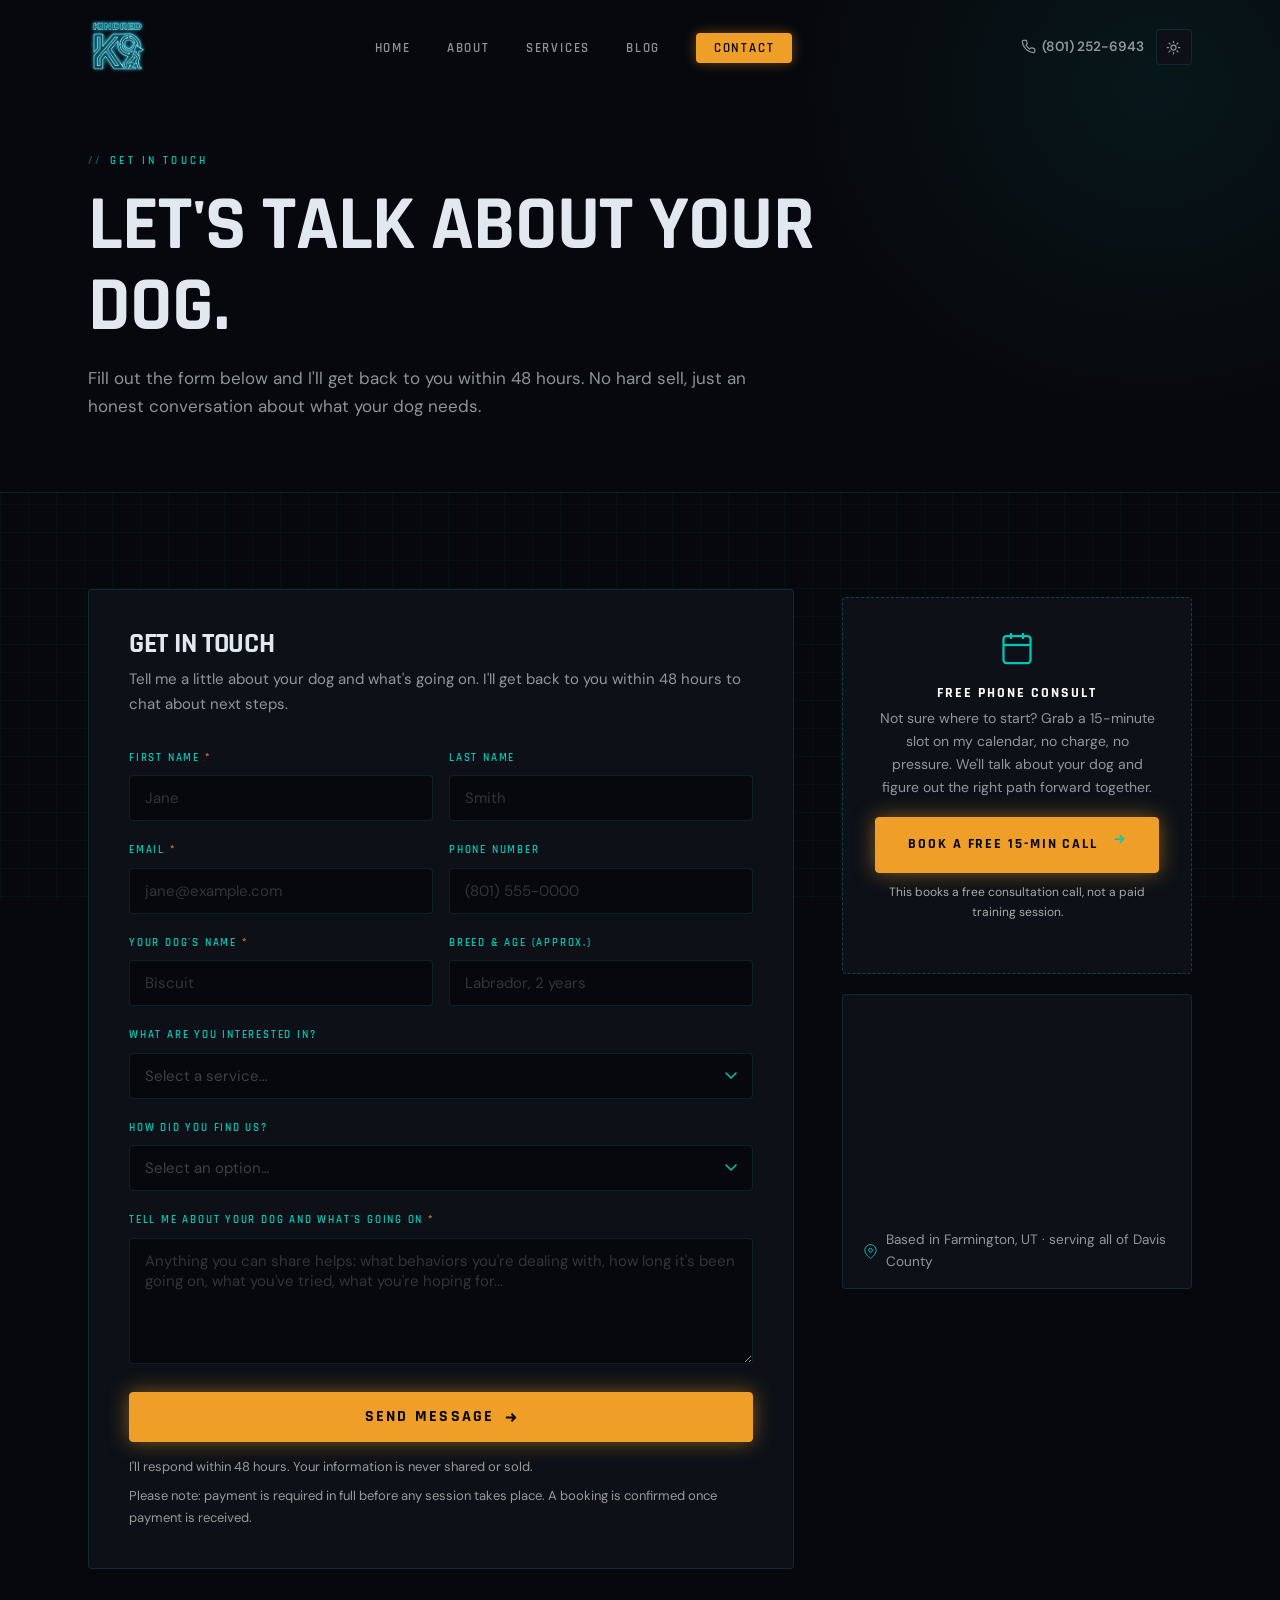
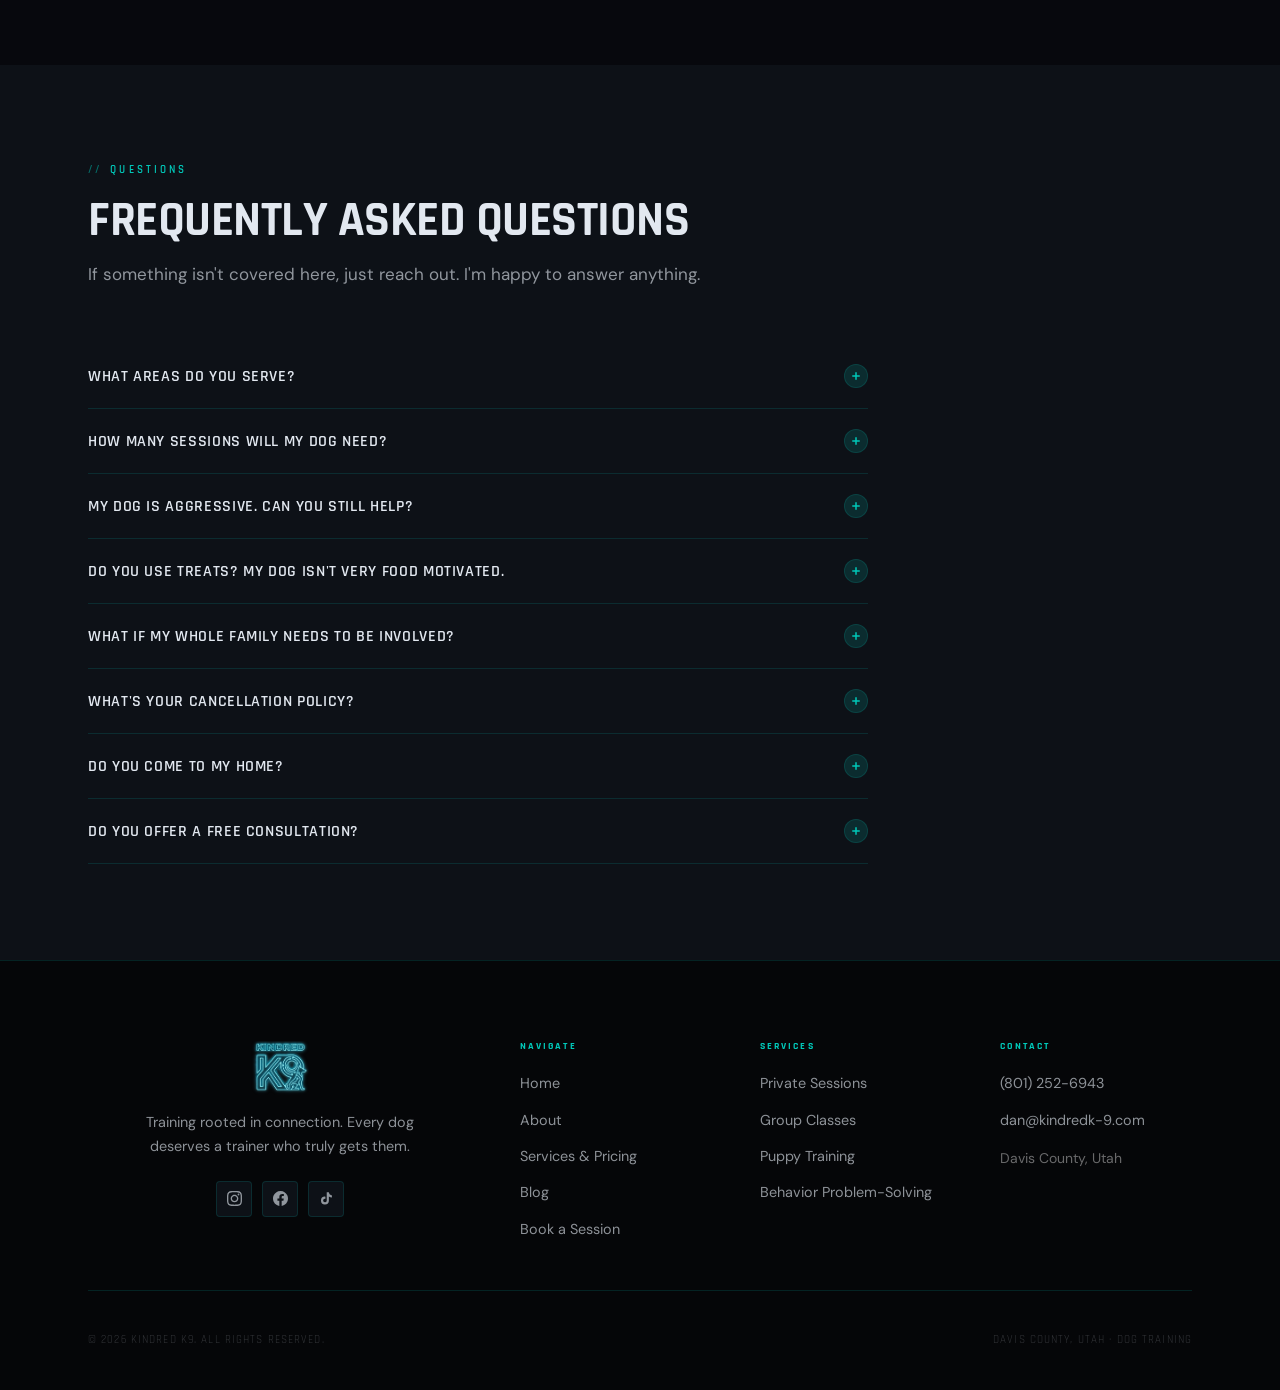
<file: contact.html>
<!DOCTYPE html>
<html lang="en">
<head>
  <meta charset="UTF-8">
  <meta name="viewport" content="width=device-width, initial-scale=1.0">
  <title>Book a Session | Kindred K9 Dog Training – Davis County, Utah</title>
  <meta name="description" content="Book a dog training session in Davis County, Utah. Contact Kindred K9 for private sessions, group classes, or a free phone consultation.">
  <link rel="canonical" href="https://kindredk-9.com/contact.html">
  <link rel="icon" href="img/kindred-neon-mark.png?v=2" type="image/png">
  <link rel="apple-touch-icon" href="img/kindred-neon-mark.png?v=2">
  <meta property="og:type" content="website">
  <meta property="og:site_name" content="Kindred K9">
  <meta property="og:title" content="Book a Session | Kindred K9 Dog Training – Davis County, Utah">
  <meta property="og:description" content="Book a dog training session in Davis County, Utah. Contact Kindred K9 for private sessions, group classes, or a free phone consultation.">
  <meta property="og:url" content="https://kindredk-9.com/contact.html">
  <meta property="og:image" content="https://kindredk-9.com/img/og-social.jpg">
  <meta name="twitter:card" content="summary_large_image">
  <meta name="twitter:title" content="Book a Session | Kindred K9 Dog Training – Davis County, Utah">
  <meta name="twitter:description" content="Book a dog training session in Davis County, Utah. Contact Kindred K9 for private sessions, group classes, or a free phone consultation.">
  <meta name="twitter:image" content="https://kindredk-9.com/img/og-social.jpg">

  <!-- Google tag (gtag.js) -->
  <script async src="https://www.googletagmanager.com/gtag/js?id=G-ET8DY32BQW"></script>
  <script>
    window.dataLayer = window.dataLayer || [];
    function gtag(){dataLayer.push(arguments);}
    gtag('js', new Date());
    gtag('config', 'G-ET8DY32BQW');
  </script>

  <link rel="preconnect" href="https://fonts.googleapis.com">
  <link rel="preconnect" href="https://fonts.gstatic.com" crossorigin>
  <link href="https://fonts.googleapis.com/css2?family=Rajdhani:wght@400;500;600;700&family=DM+Sans:wght@300;400;500;600&display=swap" rel="stylesheet">
  <link rel="stylesheet" href="css/styles.css?v=4">
  <script src="js/theme.js"></script>
  <script type="application/ld+json">
  {
    "@context": "https://schema.org",
    "@type": "LocalBusiness",
    "@id": "https://kindredk-9.com/#business",
    "name": "Kindred K9",
    "description": "Relationship-first dog training in Davis County, Utah. Private sessions, group classes, puppy foundation training, and behavioral problem-solving.",
    "url": "https://kindredk-9.com",
    "telephone": "+18012526943",
    "image": "https://kindredk-9.com/img/trainer-hero.jpg",
    "logo": {
      "@type": "ImageObject",
      "url": "https://kindredk-9.com/img/kindred-neon-lockup.png?v=2"
    },
    "address": {
      "@type": "PostalAddress",
      "streetAddress": "1606 Hollyhock Circle",
      "addressLocality": "Farmington",
      "addressRegion": "UT",
      "postalCode": "84025",
      "addressCountry": "US"
    },
    "priceRange": "$$",
    "sameAs": [
      "https://g.page/r/CReAidDRQq91EBI",
      "https://instagram.com/kindredk9",
      "https://facebook.com/kindredk9"
    ],
    "founder": {
      "@type": "Person",
      "@id": "https://kindredk-9.com/#dan",
      "name": "Dan"
    },
    "areaServed": [
      {"@type": "City", "name": "Layton"},
      {"@type": "City", "name": "Kaysville"},
      {"@type": "City", "name": "Farmington"},
      {"@type": "City", "name": "Bountiful"},
      {"@type": "City", "name": "Clearfield"},
      {"@type": "City", "name": "Clinton"},
      {"@type": "City", "name": "Syracuse"},
      {"@type": "City", "name": "Centerville"},
      {"@type": "AdministrativeArea", "name": "Davis County, Utah"}
    ]
  }
  </script>
  <script type="application/ld+json">
  {
    "@context": "https://schema.org",
    "@type": "FAQPage",
    "mainEntity": [
      {
        "@type": "Question",
        "name": "What areas do you serve?",
        "acceptedAnswer": {
          "@type": "Answer",
          "text": "I primarily serve Davis County and surrounding communities. Reach out and we can figure out if travel is feasible for your area."
        }
      },
      {
        "@type": "Question",
        "name": "How many sessions will my dog need?",
        "acceptedAnswer": {
          "@type": "Answer",
          "text": "It genuinely depends on your dog and your goals. Basic obedience for a motivated dog might take 3–5 sessions. Behavioral work like reactivity or anxiety often takes 6–10. I'll give you an honest estimate after our first session, never a vague \"it depends\" without real guidance."
        }
      },
      {
        "@type": "Question",
        "name": "My dog is aggressive. Can you still help?",
        "acceptedAnswer": {
          "@type": "Answer",
          "text": "It depends on the type and severity of the aggression. I handle many reactivity and mild aggression cases very successfully. If a case requires more specialist intervention (like a veterinary behaviorist), I'll be upfront about that and help you find the right resource. I'd rather be honest than waste your time and money."
        }
      },
      {
        "@type": "Question",
        "name": "Do you use treats? My dog isn't very food motivated.",
        "acceptedAnswer": {
          "@type": "Answer",
          "text": "Treats are my primary reinforcer, but \"not food motivated\" usually means one of two things: the treats aren't valuable enough, or the dog is too stressed to eat. We troubleshoot this together. I also use play, toys, and praise. Every dog has something they care about."
        }
      },
      {
        "@type": "Question",
        "name": "What if my whole family needs to be involved?",
        "acceptedAnswer": {
          "@type": "Answer",
          "text": "That's actually ideal. Dogs learn from every person they interact with, so having the whole household on the same page makes a huge difference. I encourage family members to join sessions and I'll make sure everyone understands the approach."
        }
      },
      {
        "@type": "Question",
        "name": "What's your cancellation policy?",
        "acceptedAnswer": {
          "@type": "Answer",
          "text": "I ask for 24-hour notice if you need to cancel or reschedule. Life with dogs (and kids) is unpredictable. I get it. If something comes up last minute, just let me know as soon as you can and we'll work it out."
        }
      },
      {
        "@type": "Question",
        "name": "Do you come to my home?",
        "acceptedAnswer": {
          "@type": "Answer",
          "text": "Yes. Private sessions and puppy training happen in your home, in your dog's everyday environment. That's where the habits you care about actually show up, and it's where training sticks best."
        }
      },
      {
        "@type": "Question",
        "name": "Do you offer a free consultation?",
        "acceptedAnswer": {
          "@type": "Answer",
          "text": "Yes. I offer a free 15-minute discovery call. Tell me about your dog and what you're dealing with, and I'll recommend the best path forward. No charge, no pressure."
        }
      }
    ]
  }
  </script>
  <script type="application/ld+json">
  {
    "@context": "https://schema.org",
    "@type": "BreadcrumbList",
    "itemListElement": [
      {"@type": "ListItem", "position": 1, "name": "Home", "item": "https://kindredk-9.com/"},
      {"@type": "ListItem", "position": 2, "name": "Contact", "item": "https://kindredk-9.com/contact.html"}
    ]
  }
  </script>
</head>
<body class="grid-bg">

  <!-- ── Navigation ─────────────────────────────── -->
  <nav class="site-nav" aria-label="Main navigation">
    <div class="nav-inner">
      <a href="index.html" class="nav-logo" aria-label="Kindred K9 home">
        <img src="img/kindred-neon-lockup.png?v=2" alt="Kindred K9" class="nav-logo-lockup">
        
      </a>
      <ul class="nav-links" role="list">
        <li><a href="index.html">Home</a></li>
        <li><a href="about.html">About</a></li>
        <li><a href="services.html">Services</a></li>
        <li><a href="blog.html">Blog</a></li>
        <li><a href="contact.html" class="nav-cta">Contact</a></li>
      </ul>
      <div class="nav-actions">
        <a href="tel:+18012526943" class="nav-phone-link" aria-label="Call Kindred K9 at (801) 252-6943">
          <svg viewBox="0 0 24 24" fill="none" stroke="currentColor" stroke-width="2" aria-hidden="true"><path d="M22 16.92v3a2 2 0 01-2.18 2 19.79 19.79 0 01-8.63-3.07 19.5 19.5 0 01-6-6 19.79 19.79 0 01-3.07-8.67A2 2 0 014.11 2h3a2 2 0 012 1.72c.127.96.361 1.903.7 2.81a2 2 0 01-.45 2.11L8.09 9.91a16 16 0 006 6l1.27-1.27a2 2 0 012.11-.45c.907.339 1.85.573 2.81.7A2 2 0 0122 16.92z"/></svg>
          (801) 252-6943
        </a>
        <button class="theme-toggle" aria-label="Switch to light mode">
          <svg class="icon-sun" xmlns="http://www.w3.org/2000/svg" viewBox="0 0 24 24" fill="none" stroke="currentColor" stroke-width="2" stroke-linecap="round" stroke-linejoin="round" aria-hidden="true">
            <circle cx="12" cy="12" r="4"/>
            <path d="M12 2v2M12 20v2M4.93 4.93l1.41 1.41M17.66 17.66l1.41 1.41M2 12h2M20 12h2M6.34 17.66l-1.41 1.41M19.07 4.93l-1.41 1.41"/>
          </svg>
          <svg class="icon-moon" xmlns="http://www.w3.org/2000/svg" viewBox="0 0 24 24" fill="none" stroke="currentColor" stroke-width="2" stroke-linecap="round" stroke-linejoin="round" aria-hidden="true">
            <path d="M21 12.79A9 9 0 1 1 11.21 3 7 7 0 0 0 21 12.79z"/>
          </svg>
        </button>
        <button class="nav-toggle" aria-label="Open menu" aria-expanded="false">
          <span></span><span></span><span></span>
        </button>
      </div>
    </div>
  </nav>

  <!-- ── Mobile Overlay ─────────────────────────── -->
  <div class="nav-overlay" role="dialog" aria-label="Navigation menu">
    <div class="nav-overlay-top">
      <a href="index.html" class="nav-logo">
        <img src="img/kindred-neon-lockup.png?v=2" alt="Kindred K9" class="nav-logo-lockup">
        
      </a>
      <button class="nav-overlay-close" aria-label="Close menu">&#x2715;</button>
    </div>
    <nav class="nav-overlay-links" aria-label="Mobile navigation">
      <a href="index.html">Home</a>
      <a href="about.html">About</a>
      <a href="services.html">Services</a>
      <a href="blog.html">Blog</a>
    </nav>
    <div class="nav-overlay-cta">
      <a href="tel:+18012526943" class="btn btn-primary btn-lg" style="width:100%;justify-content:center;margin-bottom:0.75rem">Call (801) 252-6943</a>
      <a href="contact.html" class="btn btn-secondary btn-lg" style="width:100%;justify-content:center">Contact</a>
    </div>
    <div class="nav-overlay-extra">
      <div class="nav-overlay-rating">
        <span class="nav-overlay-stars" aria-hidden="true">★★★★★</span>
        <span>5.0 on Google</span>
      </div>
      <div class="nav-overlay-social">
        <a href="https://instagram.com/kindredk9" target="_blank" rel="noopener" aria-label="Instagram">
          <svg viewBox="0 0 24 24" fill="currentColor" aria-hidden="true"><path d="M12 2.163c3.204 0 3.584.012 4.85.07 3.252.148 4.771 1.691 4.919 4.919.058 1.265.069 1.645.069 4.849 0 3.205-.012 3.584-.069 4.849-.149 3.225-1.664 4.771-4.919 4.919-1.266.058-1.644.07-4.85.07-3.204 0-3.584-.012-4.849-.07-3.26-.149-4.771-1.699-4.919-4.92-.058-1.265-.07-1.644-.07-4.849 0-3.204.013-3.583.07-4.849.149-3.227 1.664-4.771 4.919-4.919 1.266-.057 1.645-.069 4.849-.069zm0-2.163c-3.259 0-3.667.014-4.947.072-4.358.2-6.78 2.618-6.98 6.98-.059 1.281-.073 1.689-.073 4.948 0 3.259.014 3.668.072 4.948.2 4.358 2.618 6.78 6.98 6.98 1.281.058 1.689.072 4.948.072 3.259 0 3.668-.014 4.948-.072 4.354-.2 6.782-2.618 6.979-6.98.059-1.28.073-1.689.073-4.948 0-3.259-.014-3.667-.072-4.947-.196-4.354-2.617-6.78-6.979-6.98-1.281-.059-1.69-.073-4.949-.073zm0 5.838c-3.403 0-6.162 2.759-6.162 6.162s2.759 6.163 6.162 6.163 6.162-2.759 6.162-6.163c0-3.403-2.759-6.162-6.162-6.162zm0 10.162c-2.209 0-4-1.79-4-4 0-2.209 1.791-4 4-4s4 1.791 4 4c0 2.21-1.791 4-4 4zm6.406-11.845c-.796 0-1.441.645-1.441 1.44s.645 1.44 1.441 1.44c.795 0 1.439-.645 1.439-1.44s-.644-1.44-1.439-1.44z"/></svg>
        </a>
        <a href="https://facebook.com/kindredk9" target="_blank" rel="noopener" aria-label="Facebook">
          <svg viewBox="0 0 24 24" fill="currentColor" aria-hidden="true"><path d="M24 12.073c0-6.627-5.373-12-12-12s-12 5.373-12 12c0 5.99 4.388 10.954 10.125 11.854v-8.385H7.078v-3.47h3.047V9.43c0-3.007 1.792-4.669 4.533-4.669 1.312 0 2.686.235 2.686.235v2.953H15.83c-1.491 0-1.956.925-1.956 1.874v2.25h3.328l-.532 3.47h-2.796v8.385C19.612 23.027 24 18.062 24 12.073z"/></svg>
        </a>
        <a href="https://tiktok.com/@kindredk9" target="_blank" rel="noopener" aria-label="TikTok">
          <svg viewBox="0 0 24 24" fill="currentColor" aria-hidden="true"><path d="M19.59 6.69a4.83 4.83 0 01-3.77-4.25V2h-3.45v13.67a2.89 2.89 0 01-2.88 2.5 2.89 2.89 0 01-2.89-2.89 2.89 2.89 0 012.89-2.89c.28 0 .54.04.79.1V9.01a6.33 6.33 0 00-.79-.05 6.34 6.34 0 00-6.34 6.34 6.34 6.34 0 006.34 6.34 6.34 6.34 0 006.33-6.34V8.69a8.27 8.27 0 004.84 1.56V6.79a4.85 4.85 0 01-1.07-.1z"/></svg>
        </a>
      </div>
      <p class="nav-overlay-area">Serving Davis County &amp; surrounding areas</p>
    </div>
  </div>

  <main>

    <!-- ── Page Hero ──────────────────────────────── -->
    <section class="page-hero">
      <div class="container">
        <span class="eyebrow">Get in Touch</span>
        <h1>Let's talk about your dog.</h1>
        <p>Fill out the form below and I'll get back to you within 48 hours. No hard sell, just an honest conversation about what your dog needs.</p>
      </div>
    </section>

    <!-- ── Contact Section ────────────────────────── -->
    <section class="section" aria-labelledby="contact-heading">
      <div class="container">
        <div class="contact-grid">

          <!-- Contact Form -->
          <div class="contact-form-card" data-animate>
            <h2 id="contact-heading">Get in touch</h2>
            <p class="form-intro">Tell me a little about your dog and what's going on. I'll get back to you within 48 hours to chat about next steps.</p>

            <form id="contact-form" action="https://formspree.io/f/xrerklkv" method="POST" novalidate>

              <div class="form-row">
                <div class="form-group">
                  <label for="first-name">First name <span style="color:var(--amber)">*</span></label>
                  <input type="text" id="first-name" name="first_name" placeholder="Jane" required autocomplete="given-name">
                </div>
                <div class="form-group">
                  <label for="last-name">Last name</label>
                  <input type="text" id="last-name" name="last_name" placeholder="Smith" autocomplete="family-name">
                </div>
              </div>

              <div class="form-row">
                <div class="form-group">
                  <label for="email">Email <span style="color:var(--amber)">*</span></label>
                  <input type="email" id="email" name="email" placeholder="jane@example.com" required autocomplete="email">
                </div>
                <div class="form-group">
                  <label for="phone">Phone number</label>
                  <input type="tel" id="phone" name="phone" placeholder="(801) 555-0000" autocomplete="tel" inputmode="tel">
                </div>
              </div>

              <div class="form-row">
                <div class="form-group">
                  <label for="dog-name">Your dog's name <span style="color:var(--amber)">*</span></label>
                  <input type="text" id="dog-name" name="dog_name" placeholder="Biscuit" required>
                </div>
                <div class="form-group">
                  <label for="dog-breed">Breed &amp; age (approx.)</label>
                  <input type="text" id="dog-breed" name="dog_breed" placeholder="Labrador, 2 years">
                </div>
              </div>

              <div class="form-group">
                <label id="service-label">What are you interested in?</label>
                <div class="custom-select" id="service-select" role="combobox" aria-labelledby="service-label" aria-haspopup="listbox" aria-expanded="false">
                  <button type="button" class="custom-select-trigger" id="service-trigger">
                    <span class="custom-select-value placeholder">Select a service…</span>
                    <svg viewBox="0 0 12 8" width="12" height="8" fill="none" aria-hidden="true"><path d="M1 1l5 5 5-5" stroke="currentColor" stroke-width="1.5" stroke-linecap="round"/></svg>
                  </button>
                  <ul class="custom-select-dropdown" role="listbox" id="service-listbox" aria-labelledby="service-label">
                    <li class="custom-select-option" role="option" data-value="" aria-selected="true">Select a service…</li>
                    <li class="custom-select-option" role="option" data-value="private" aria-selected="false">Private 1-on-1 Sessions</li>
                    <li class="custom-select-option" role="option" data-value="group" aria-selected="false">Group Training Classes</li>
                    <li class="custom-select-option" role="option" data-value="puppy" aria-selected="false">Puppy Foundation Training</li>
                    <li class="custom-select-option" role="option" data-value="behavior" aria-selected="false">Behavioral Problem-Solving</li>
                    <li class="custom-select-option" role="option" data-value="consult" aria-selected="false">Free Phone Consult (not sure yet)</li>
                  </ul>
                  <input type="hidden" name="service" id="service" value="">
                </div>
                <div id="service-banner" class="service-banner" hidden>
                  <svg viewBox="0 0 24 24" fill="none" stroke="currentColor" stroke-width="2" aria-hidden="true"><path d="M9 12l2 2 4-4m6 2a9 9 0 11-18 0 9 9 0 0118 0z"/></svg>
                  <div>
                    <p class="service-banner-label">You're inquiring about:</p>
                    <p id="service-banner-name" class="service-banner-name"></p>
                  </div>
                </div>
              </div>

              <div class="form-group">
                <label id="referral-label">How did you find us?</label>
                <div class="custom-select" id="referral-select" role="combobox" aria-labelledby="referral-label" aria-haspopup="listbox" aria-expanded="false">
                  <button type="button" class="custom-select-trigger" id="referral-trigger">
                    <span class="custom-select-value placeholder">Select an option…</span>
                    <svg viewBox="0 0 12 8" width="12" height="8" fill="none" aria-hidden="true"><path d="M1 1l5 5 5-5" stroke="currentColor" stroke-width="1.5" stroke-linecap="round"/></svg>
                  </button>
                  <ul class="custom-select-dropdown" role="listbox" id="referral-listbox" aria-labelledby="referral-label">
                    <li class="custom-select-option" role="option" data-value="" aria-selected="true">Select an option…</li>
                    <li class="custom-select-option" role="option" data-value="google_search" aria-selected="false">Google Search</li>
                    <li class="custom-select-option" role="option" data-value="google_maps" aria-selected="false">Google Maps / Business Profile</li>
                    <li class="custom-select-option" role="option" data-value="instagram" aria-selected="false">Instagram</li>
                    <li class="custom-select-option" role="option" data-value="facebook" aria-selected="false">Facebook</li>
                    <li class="custom-select-option" role="option" data-value="tiktok" aria-selected="false">TikTok</li>
                    <li class="custom-select-option" role="option" data-value="friend_family" aria-selected="false">Friend or Family Referral</li>
                    <li class="custom-select-option" role="option" data-value="vet_groomer" aria-selected="false">My Vet or Groomer</li>
                    <li class="custom-select-option" role="option" data-value="nextdoor" aria-selected="false">Nextdoor</li>
                    <li class="custom-select-option" role="option" data-value="other" aria-selected="false">Other</li>
                  </ul>
                  <input type="hidden" name="referral_source" id="referral_source" value="">
                </div>
              </div>

              <div class="form-group">
                <label for="message">Tell me about your dog and what's going on <span style="color:var(--amber)">*</span></label>
                <textarea id="message" name="message" rows="5" placeholder="Anything you can share helps: what behaviors you're dealing with, how long it's been going on, what you've tried, what you're hoping for..." required></textarea>
              </div>

              <button type="submit" class="btn btn-primary form-submit">
                Send Message
                <svg viewBox="0 0 16 16" fill="none" stroke="currentColor" stroke-width="2" aria-hidden="true" style="width:15px;height:15px"><path d="M3 8h10M9 4l4 4-4 4"/></svg>
              </button>

              <p style="font-size:0.8125rem;color:#999;margin-top:0.875rem;max-width:none">
                I'll respond within 48 hours. Your information is never shared or sold.
              </p>
              <p style="font-size:0.8125rem;color:#999;margin-top:0.5rem;max-width:none">
                Please note: payment is required in full before any session takes place. A booking is confirmed once payment is received.
              </p>
            </form>
          </div>

          <!-- Aside: info + Acuity + location -->
          <div class="contact-aside">

            <!-- Contact info -->
            <!-- Google Appointment Scheduling -->
            <div class="booking-placeholder" data-animate>
              <svg viewBox="0 0 24 24" fill="none" stroke="currentColor" stroke-width="1.5" aria-hidden="true">
                <rect x="3" y="4" width="18" height="18" rx="2" ry="2"/>
                <line x1="16" y1="2" x2="16" y2="6"/><line x1="8" y1="2" x2="8" y2="6"/>
                <line x1="3" y1="10" x2="21" y2="10"/>
              </svg>
              <h4>Free Phone Consult</h4>
              <p>Not sure where to start? Grab a 15-minute slot on my calendar, no charge, no pressure. We'll talk about your dog and figure out the right path forward together.</p>
              <a href="https://calendar.app.google/4kXq4UkgBXxMSehu8" target="_blank" rel="noopener" class="btn btn-primary" style="display:inline-flex">
                Book a Free 15-Min Call
                <svg viewBox="0 0 16 16" fill="none" stroke="currentColor" stroke-width="2" aria-hidden="true" style="width:14px;height:14px;margin-left:6px"><path d="M3 8h10M9 4l4 4-4 4"/></svg>
              </a>
              <p style="font-size:0.75rem;color:#aaa;margin-top:0.625rem;max-width:none">
                This books a free consultation call, not a paid training session.
              </p>
            </div>

            <!-- Service area map -->
            <div class="contact-map-box" data-animate>
              <iframe
                src="https://www.google.com/maps?q=Farmington,+UT&output=embed"
                loading="lazy" referrerpolicy="no-referrer-when-downgrade"
                title="Kindred K9 service area map – Farmington, Utah and Davis County">
              </iframe>
              <div class="contact-map-caption">
                <svg viewBox="0 0 24 24" fill="none" stroke="currentColor" stroke-width="1.5" aria-hidden="true"><path d="M21 10c0 7-9 13-9 13s-9-6-9-13a9 9 0 0118 0z"/><circle cx="12" cy="10" r="3"/></svg>
                Based in Farmington, UT &middot; serving all of Davis County
              </div>
            </div>

          </div>
        </div>
      </div>
    </section>

    <!-- ── FAQ ───────────────────────────────────── -->
    <section class="section section--tinted" aria-labelledby="faq-heading">
      <div class="container">
        <div class="section-header" data-animate>
          <span class="eyebrow">Questions</span>
          <h2 id="faq-heading">Frequently asked questions</h2>
          <p>If something isn't covered here, just reach out. I'm happy to answer anything.</p>
        </div>

        <div class="faq-list" data-animate>

          <div class="faq-item">
            <button class="faq-question">
              What areas do you serve?
              <span class="faq-icon" aria-hidden="true">
                <svg viewBox="0 0 16 16" fill="none" stroke="currentColor" stroke-width="2" style="width:12px;height:12px"><path d="M8 3v10M3 8h10"/></svg>
              </span>
            </button>
            <div class="faq-answer">
              <div class="faq-answer-inner">
                I primarily serve Davis County and surrounding communities. Reach out and we can figure out if travel is feasible for your area.
              </div>
            </div>
          </div>

          <div class="faq-item">
            <button class="faq-question">
              How many sessions will my dog need?
              <span class="faq-icon" aria-hidden="true">
                <svg viewBox="0 0 16 16" fill="none" stroke="currentColor" stroke-width="2" style="width:12px;height:12px"><path d="M8 3v10M3 8h10"/></svg>
              </span>
            </button>
            <div class="faq-answer">
              <div class="faq-answer-inner">
                It genuinely depends on your dog and your goals. Basic obedience for a motivated dog might take
                3–5 sessions. Behavioral work like reactivity or anxiety often takes 6–10. I'll give you an
                honest estimate after our first session, never a vague "it depends" without real guidance.
              </div>
            </div>
          </div>

          <div class="faq-item">
            <button class="faq-question">
              My dog is aggressive. Can you still help?
              <span class="faq-icon" aria-hidden="true">
                <svg viewBox="0 0 16 16" fill="none" stroke="currentColor" stroke-width="2" style="width:12px;height:12px"><path d="M8 3v10M3 8h10"/></svg>
              </span>
            </button>
            <div class="faq-answer">
              <div class="faq-answer-inner">
                It depends on the type and severity of the aggression. I handle many reactivity
                and mild aggression cases very successfully. If a case requires more specialist intervention
                (like a veterinary behaviorist), I'll be upfront about that and help you find the right
                resource. I'd rather be honest than waste your time and money.
              </div>
            </div>
          </div>

          <div class="faq-item">
            <button class="faq-question">
              Do you use treats? My dog isn't very food motivated.
              <span class="faq-icon" aria-hidden="true">
                <svg viewBox="0 0 16 16" fill="none" stroke="currentColor" stroke-width="2" style="width:12px;height:12px"><path d="M8 3v10M3 8h10"/></svg>
              </span>
            </button>
            <div class="faq-answer">
              <div class="faq-answer-inner">
                Treats are my primary reinforcer, but "not food motivated" usually means one of two things:
                the treats aren't valuable enough, or the dog is too stressed to eat. We troubleshoot this
                together. I also use play, toys, and praise. Every dog has something they care about.
              </div>
            </div>
          </div>

          <div class="faq-item">
            <button class="faq-question">
              What if my whole family needs to be involved?
              <span class="faq-icon" aria-hidden="true">
                <svg viewBox="0 0 16 16" fill="none" stroke="currentColor" stroke-width="2" style="width:12px;height:12px"><path d="M8 3v10M3 8h10"/></svg>
              </span>
            </button>
            <div class="faq-answer">
              <div class="faq-answer-inner">
                That's actually ideal. Dogs learn from every person they interact with, so having the
                whole household on the same page makes a huge difference. I encourage family members
                to join sessions and I'll make sure everyone understands the approach.
              </div>
            </div>
          </div>

          <div class="faq-item">
            <button class="faq-question">
              What's your cancellation policy?
              <span class="faq-icon" aria-hidden="true">
                <svg viewBox="0 0 16 16" fill="none" stroke="currentColor" stroke-width="2" style="width:12px;height:12px"><path d="M8 3v10M3 8h10"/></svg>
              </span>
            </button>
            <div class="faq-answer">
              <div class="faq-answer-inner">
                I ask for 24-hour notice if you need to cancel or reschedule. Life with dogs (and kids)
                is unpredictable. I get it. If something comes up last minute, just let me know as
                soon as you can and we'll work it out.
              </div>
            </div>
          </div>

          <div class="faq-item">
            <button class="faq-question">
              Do you come to my home?
              <span class="faq-icon" aria-hidden="true">
                <svg viewBox="0 0 16 16" fill="none" stroke="currentColor" stroke-width="2" style="width:12px;height:12px"><path d="M8 3v10M3 8h10"/></svg>
              </span>
            </button>
            <div class="faq-answer">
              <div class="faq-answer-inner">
                Yes. Private sessions and puppy training happen in your home, in your dog's everyday
                environment. That's where the habits you care about actually show up, and it's where
                training sticks best.
              </div>
            </div>
          </div>

          <div class="faq-item">
            <button class="faq-question">
              Do you offer a free consultation?
              <span class="faq-icon" aria-hidden="true">
                <svg viewBox="0 0 16 16" fill="none" stroke="currentColor" stroke-width="2" style="width:12px;height:12px"><path d="M8 3v10M3 8h10"/></svg>
              </span>
            </button>
            <div class="faq-answer">
              <div class="faq-answer-inner">
                Yes. I offer a free 15-minute discovery call. Tell me about your dog and what you're
                dealing with, and I'll recommend the best path forward. No charge, no pressure.
              </div>
            </div>
          </div>

        </div>
      </div>
    </section>

  </main>

  <!-- ── Footer ─────────────────────────────────── -->
  <footer class="site-footer">
    <div class="container">
      <div class="footer-grid">
        <div class="footer-brand">
          <a href="index.html" class="nav-logo">
            <img src="img/kindred-neon-lockup.png?v=2" alt="Kindred K9" class="nav-logo-lockup">
        
          </a>
          <p>Training rooted in connection. Every dog deserves a trainer who truly gets them.</p>
          <div class="footer-social">
            <a href="https://instagram.com/kindredk9" target="_blank" rel="noopener" aria-label="Instagram">
              <svg viewBox="0 0 24 24" fill="currentColor" aria-hidden="true"><path d="M12 2.163c3.204 0 3.584.012 4.85.07 3.252.148 4.771 1.691 4.919 4.919.058 1.265.069 1.645.069 4.849 0 3.205-.012 3.584-.069 4.849-.149 3.225-1.664 4.771-4.919 4.919-1.266.058-1.644.07-4.85.07-3.204 0-3.584-.012-4.849-.07-3.26-.149-4.771-1.699-4.919-4.92-.058-1.265-.07-1.644-.07-4.849 0-3.204.013-3.583.07-4.849.149-3.227 1.664-4.771 4.919-4.919 1.266-.057 1.645-.069 4.849-.069zm0-2.163c-3.259 0-3.667.014-4.947.072-4.358.2-6.78 2.618-6.98 6.98-.059 1.281-.073 1.689-.073 4.948 0 3.259.014 3.668.072 4.948.2 4.358 2.618 6.78 6.98 6.98 1.281.058 1.689.072 4.948.072 3.259 0 3.668-.014 4.948-.072 4.354-.2 6.782-2.618 6.979-6.98.059-1.28.073-1.689.073-4.948 0-3.259-.014-3.667-.072-4.947-.196-4.354-2.617-6.78-6.979-6.98-1.281-.059-1.69-.073-4.949-.073zm0 5.838c-3.403 0-6.162 2.759-6.162 6.162s2.759 6.163 6.162 6.163 6.162-2.759 6.162-6.163c0-3.403-2.759-6.162-6.162-6.162zm0 10.162c-2.209 0-4-1.79-4-4 0-2.209 1.791-4 4-4s4 1.791 4 4c0 2.21-1.791 4-4 4zm6.406-11.845c-.796 0-1.441.645-1.441 1.44s.645 1.44 1.441 1.44c.795 0 1.439-.645 1.439-1.44s-.644-1.44-1.439-1.44z"/></svg>
            </a>
            <a href="https://facebook.com/kindredk9" target="_blank" rel="noopener" aria-label="Facebook">
              <svg viewBox="0 0 24 24" fill="currentColor" aria-hidden="true"><path d="M24 12.073c0-6.627-5.373-12-12-12s-12 5.373-12 12c0 5.99 4.388 10.954 10.125 11.854v-8.385H7.078v-3.47h3.047V9.43c0-3.007 1.792-4.669 4.533-4.669 1.312 0 2.686.235 2.686.235v2.953H15.83c-1.491 0-1.956.925-1.956 1.874v2.25h3.328l-.532 3.47h-2.796v8.385C19.612 23.027 24 18.062 24 12.073z"/></svg>
            </a>
            <a href="https://tiktok.com/@kindredk9" target="_blank" rel="noopener" aria-label="TikTok">
              <svg viewBox="0 0 24 24" fill="currentColor" aria-hidden="true"><path d="M19.59 6.69a4.83 4.83 0 01-3.77-4.25V2h-3.45v13.67a2.89 2.89 0 01-2.88 2.5 2.89 2.89 0 01-2.89-2.89 2.89 2.89 0 012.89-2.89c.28 0 .54.04.79.1V9.01a6.33 6.33 0 00-.79-.05 6.34 6.34 0 00-6.34 6.34 6.34 6.34 0 006.34 6.34 6.34 6.34 0 006.33-6.34V8.69a8.27 8.27 0 004.84 1.56V6.79a4.85 4.85 0 01-1.07-.1z"/></svg>
            </a>
          </div>
        </div>
        <div class="footer-col">
          <h4>Navigate</h4>
          <ul>
            <li><a href="index.html">Home</a></li>
            <li><a href="about.html">About</a></li>
            <li><a href="services.html">Services &amp; Pricing</a></li>
            <li><a href="blog.html">Blog</a></li>
            <li><a href="contact.html">Book a Session</a></li>
          </ul>
        </div>
        <div class="footer-col">
          <h4>Services</h4>
          <ul>
            <li><a href="services.html">Private Sessions</a></li>
            <li><a href="services.html">Group Classes</a></li>
            <li><a href="services.html">Puppy Training</a></li>
            <li><a href="services.html">Behavior Problem-Solving</a></li>
          </ul>
        </div>
        <div class="footer-col">
          <h4>Contact</h4>
          <ul>
            <li><a href="tel:+18012526943">(801) 252-6943</a></li>
            <li><a href="mailto:dan@kindredk-9.com">dan@kindredk-9.com</a></li>
            <li style="color:rgba(255,255,255,0.4); font-size:0.875rem; padding-top:0.25rem">Davis County, Utah</li>
          </ul>
        </div>
      </div>
      <div class="footer-bottom">
        <p>&copy; <span data-current-year>2026</span> Kindred K9. All rights reserved.</p>
        <p>Davis County, Utah · Dog Training</p>
      </div>
    </div>
  </footer>

  <script src="js/main.js"></script>
  <script>
    (function () {
      // Generic initializer for the custom dropdown widgets used on this form.
      function initCustomSelect(wrapperId, triggerId, listboxId, hiddenId, onPick) {
        var wrapper = document.getElementById(wrapperId);
        var trigger = document.getElementById(triggerId);
        var listbox = document.getElementById(listboxId);
        if (!wrapper || !trigger || !listbox) return null;

        var display = trigger.querySelector('.custom-select-value');
        var hidden  = document.getElementById(hiddenId);
        var options = Array.from(listbox.querySelectorAll('.custom-select-option'));

        function open()  { wrapper.classList.add('is-open');    trigger.setAttribute('aria-expanded','true'); }
        function close() { wrapper.classList.remove('is-open'); trigger.setAttribute('aria-expanded','false'); }

        function pick(value, label) {
          hidden.value = value;
          display.textContent = label;
          display.classList.toggle('placeholder', !value);
          options.forEach(function(o){ o.setAttribute('aria-selected', o.dataset.value===value ? 'true':'false'); });
          close();
          if (onPick) onPick(value, label);
        }

        trigger.addEventListener('click', function(){ wrapper.classList.contains('is-open') ? close() : open(); });

        options.forEach(function(opt){
          opt.addEventListener('click', function(){ pick(opt.dataset.value, opt.textContent.trim()); });
        });

        document.addEventListener('click', function(e){ if (!wrapper.contains(e.target)) close(); });

        return { pick: pick, options: options };
      }

      var serviceLabels = {
        private:  'Private 1-on-1 Sessions',
        group:    'Group Training Classes',
        puppy:    'Puppy Foundation Training',
        behavior: 'Behavioral Problem-Solving',
        consult:  'Free Phone Consult'
      };
      var banner = document.getElementById('service-banner');
      var nameEl = document.getElementById('service-banner-name');

      var serviceSelect = initCustomSelect('service-select', 'service-trigger', 'service-listbox', 'service', function(value){
        if (banner && nameEl) {
          if (serviceLabels[value]) { nameEl.textContent = serviceLabels[value]; banner.removeAttribute('hidden'); }
          else { banner.setAttribute('hidden',''); }
        }
      });

      initCustomSelect('referral-select', 'referral-trigger', 'referral-listbox', 'referral_source');

      var param = new URLSearchParams(window.location.search).get('service');
      if (param && serviceSelect) {
        var match = serviceSelect.options.find(function(o){ return o.dataset.value === param; });
        if (match) serviceSelect.pick(param, match.textContent.trim());
      }
    })();
  </script>
</body>
</html>
</file>
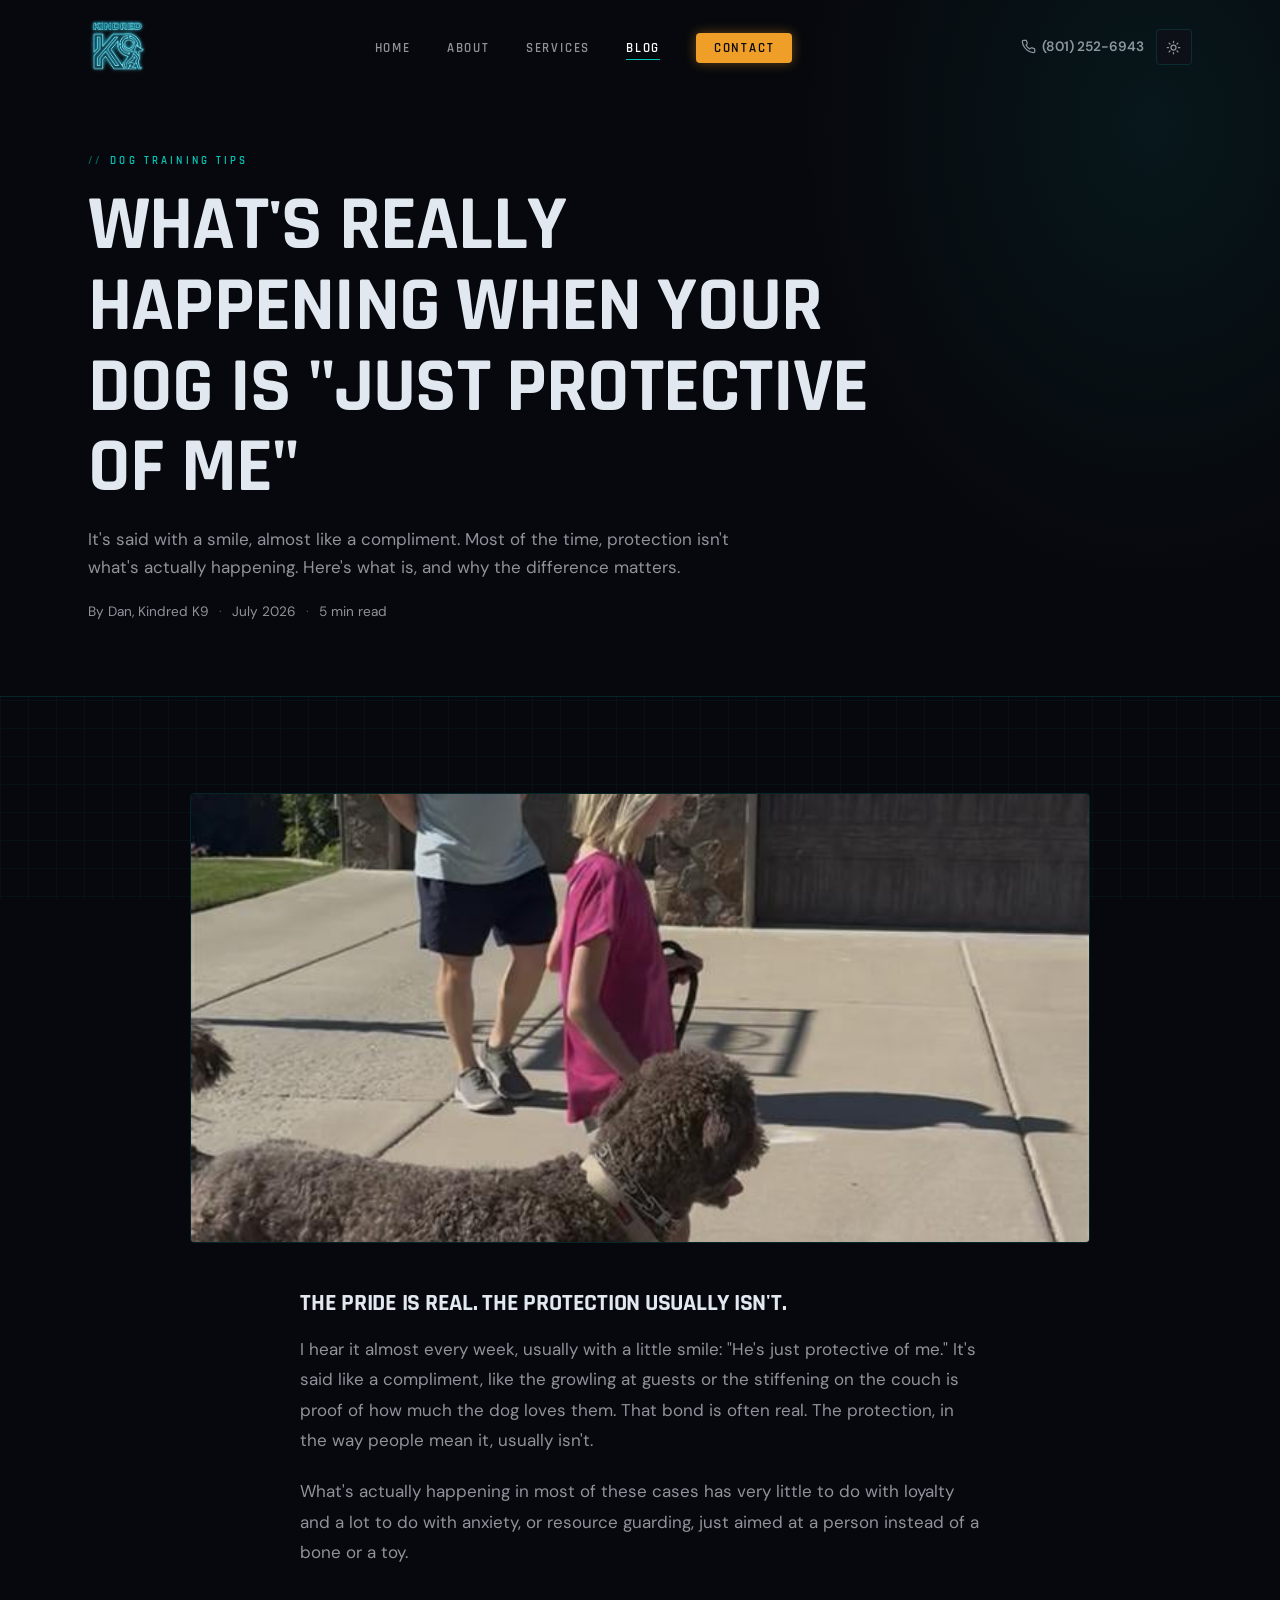
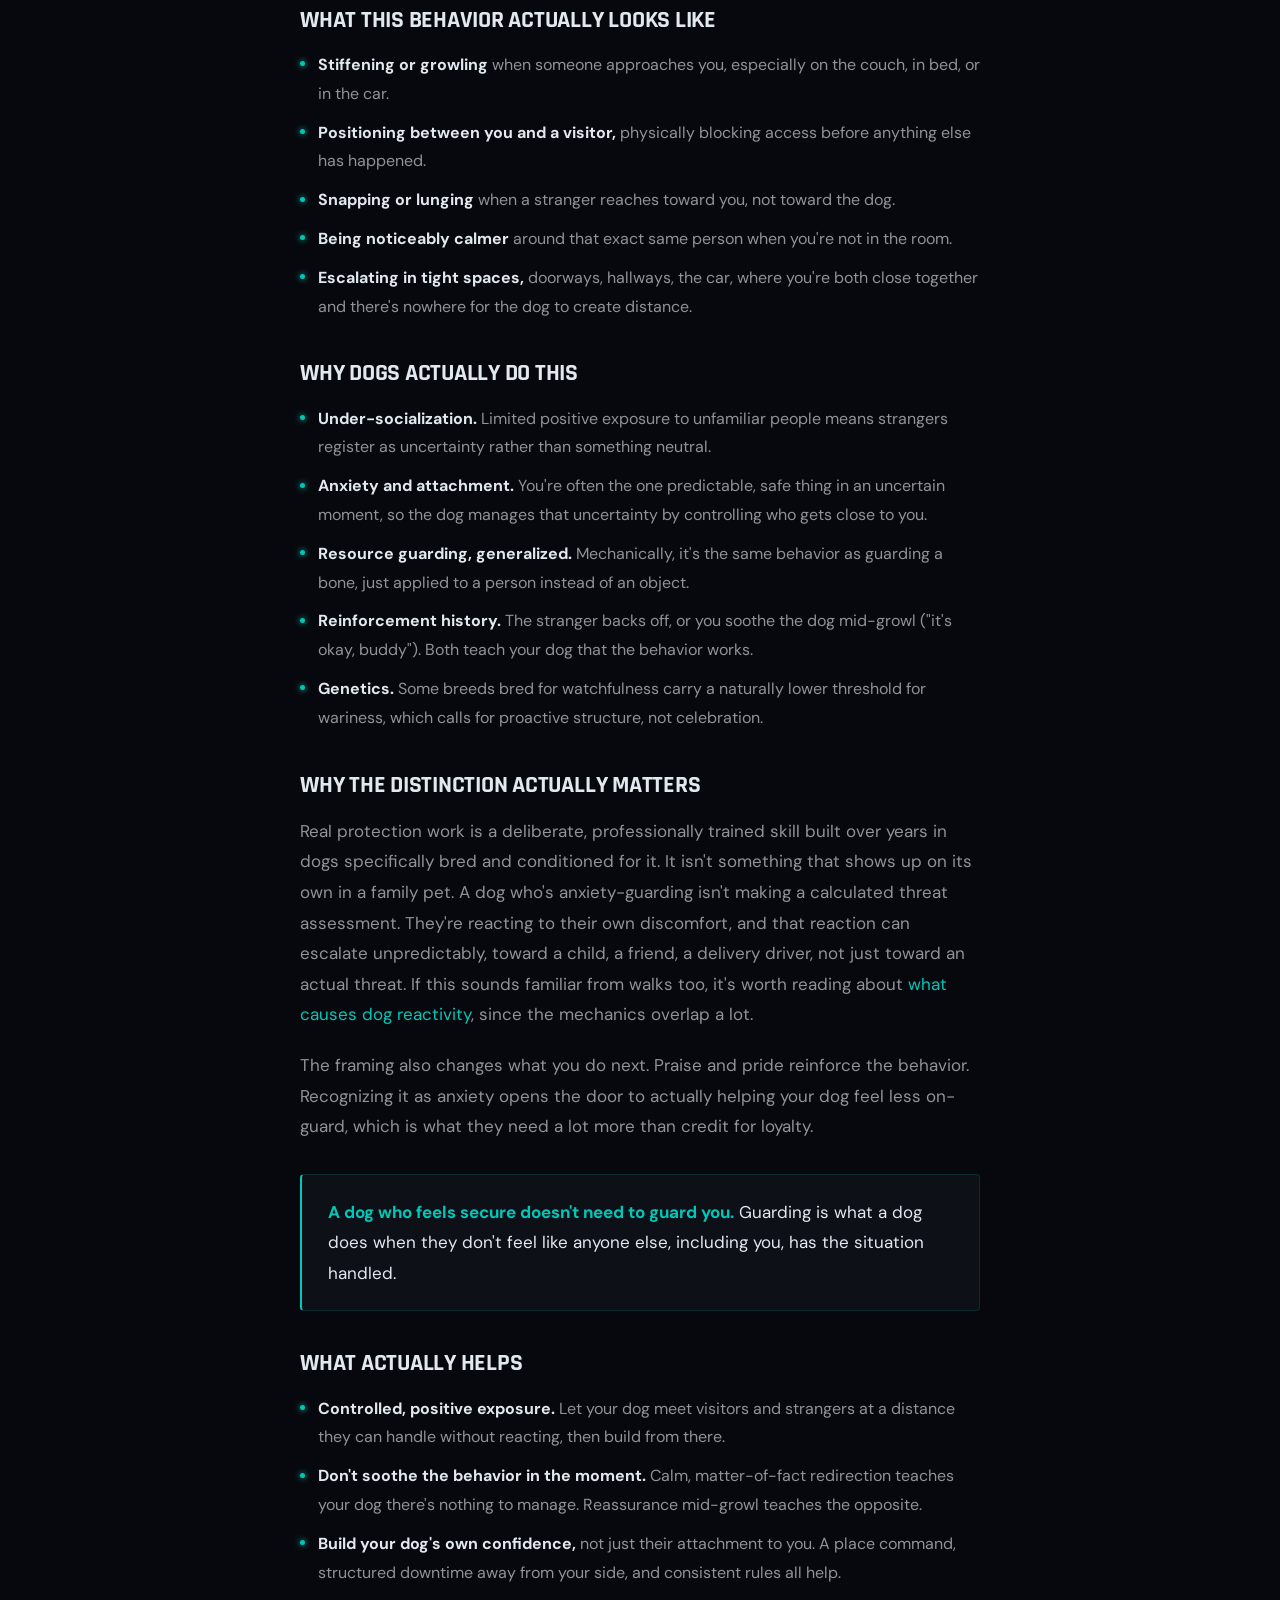
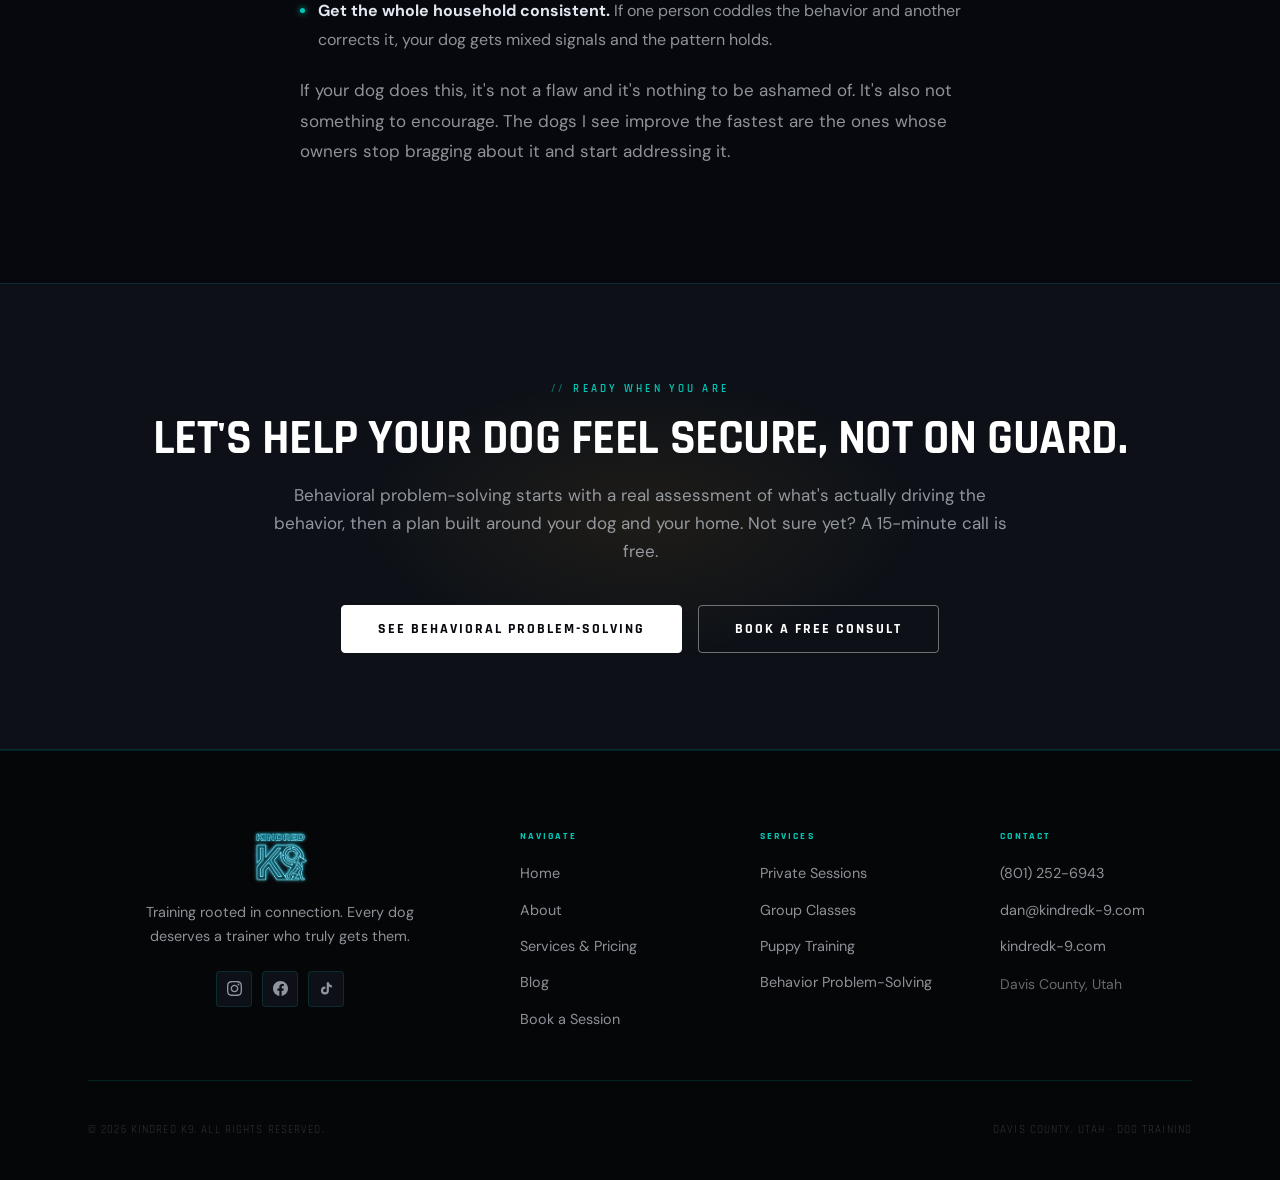
<file: dog-protective-of-me.html>
<!DOCTYPE html>
<html lang="en">
<head>
  <meta charset="UTF-8">
  <meta name="viewport" content="width=device-width, initial-scale=1.0">
  <title>Is Your Dog Really "Protective" of You? | Kindred K9 Blog</title>
  <meta name="description" content="Clients say it with pride: 'He's just protective of me.' Here's what's usually really going on, and why the distinction matters for your dog.">
  <link rel="canonical" href="https://kindredk-9.com/dog-protective-of-me.html">
  <link rel="icon" href="img/kindred-neon-mark.png?v=2" type="image/png">
  <link rel="apple-touch-icon" href="img/kindred-neon-mark.png?v=2">
  <meta property="og:type" content="article">
  <meta property="og:site_name" content="Kindred K9">
  <meta property="og:title" content="Is Your Dog Really &quot;Protective&quot; of You? | Kindred K9 Blog">
  <meta property="og:description" content="Clients say it with pride: 'He's just protective of me.' Here's what's usually really going on, and why the distinction matters for your dog.">
  <meta property="og:url" content="https://kindredk-9.com/dog-protective-of-me.html">
  <meta property="og:image" content="https://kindredk-9.com/img/hero-goldendoodle.jpg">
  <meta name="twitter:card" content="summary_large_image">
  <meta name="twitter:title" content="Is Your Dog Really &quot;Protective&quot; of You? | Kindred K9 Blog">
  <meta name="twitter:description" content="Clients say it with pride: 'He's just protective of me.' Here's what's usually really going on, and why the distinction matters for your dog.">
  <meta name="twitter:image" content="https://kindredk-9.com/img/hero-goldendoodle.jpg">

  <!-- Google tag (gtag.js) -->
  <script async src="https://www.googletagmanager.com/gtag/js?id=G-ET8DY32BQW"></script>
  <script>
    window.dataLayer = window.dataLayer || [];
    function gtag(){dataLayer.push(arguments);}
    gtag('js', new Date());
    gtag('config', 'G-ET8DY32BQW');
  </script>

  <link rel="preconnect" href="https://fonts.googleapis.com">
  <link rel="preconnect" href="https://fonts.gstatic.com" crossorigin>
  <link href="https://fonts.googleapis.com/css2?family=Rajdhani:wght@400;500;600;700&family=DM+Sans:wght@300;400;500;600&display=swap" rel="stylesheet">
  <link rel="stylesheet" href="css/styles.css?v=4">
  <script src="js/theme.js"></script>
  <script type="application/ld+json">
  {
    "@context": "https://schema.org",
    "@type": "BlogPosting",
    "headline": "What's really happening when your dog is 'just protective of me'",
    "description": "Clients say it with pride: 'He's just protective of me.' Here's what's usually really going on, and why the distinction matters for your dog.",
    "image": "https://kindredk-9.com/img/hero-goldendoodle.jpg",
    "author": {"@type": "Person", "name": "Dan", "url": "https://kindredk-9.com/about.html"},
    "publisher": {
      "@type": "Organization",
      "name": "Kindred K9",
      "logo": {"@type": "ImageObject", "url": "https://kindredk-9.com/img/kindred-neon-lockup.png"}
    },
    "datePublished": "2026-07-18",
    "mainEntityOfPage": "https://kindredk-9.com/dog-protective-of-me.html"
  }
  </script>
  <script type="application/ld+json">
  {
    "@context": "https://schema.org",
    "@type": "BreadcrumbList",
    "itemListElement": [
      {"@type": "ListItem", "position": 1, "name": "Home", "item": "https://kindredk-9.com/"},
      {"@type": "ListItem", "position": 2, "name": "Blog", "item": "https://kindredk-9.com/blog.html"},
      {"@type": "ListItem", "position": 3, "name": "Is Your Dog Really Protective of You?", "item": "https://kindredk-9.com/dog-protective-of-me.html"}
    ]
  }
  </script>
</head>
<body class="grid-bg">

  <!-- ── Navigation ─────────────────────────────── -->
  <nav class="site-nav" aria-label="Main navigation">
    <div class="nav-inner">
      <a href="index.html" class="nav-logo" aria-label="Kindred K9 home">
        <img src="img/kindred-neon-lockup.png?v=2" alt="Kindred K9" class="nav-logo-lockup">
      </a>
      <ul class="nav-links" role="list">
        <li><a href="index.html">Home</a></li>
        <li><a href="about.html">About</a></li>
        <li><a href="services.html">Services</a></li>
        <li><a href="blog.html" class="active">Blog</a></li>
        <li><a href="contact.html" class="nav-cta">Contact</a></li>
      </ul>
      <div class="nav-actions">
        <a href="tel:+18012526943" class="nav-phone-link" aria-label="Call Kindred K9 at (801) 252-6943">
          <svg viewBox="0 0 24 24" fill="none" stroke="currentColor" stroke-width="2" aria-hidden="true"><path d="M22 16.92v3a2 2 0 01-2.18 2 19.79 19.79 0 01-8.63-3.07 19.5 19.5 0 01-6-6 19.79 19.79 0 01-3.07-8.67A2 2 0 014.11 2h3a2 2 0 012 1.72c.127.96.361 1.903.7 2.81a2 2 0 01-.45 2.11L8.09 9.91a16 16 0 006 6l1.27-1.27a2 2 0 012.11-.45c.907.339 1.85.573 2.81.7A2 2 0 0122 16.92z"/></svg>
          (801) 252-6943
        </a>
        <button class="theme-toggle" aria-label="Switch to light mode">
          <svg class="icon-sun" xmlns="http://www.w3.org/2000/svg" viewBox="0 0 24 24" fill="none" stroke="currentColor" stroke-width="2" stroke-linecap="round" stroke-linejoin="round" aria-hidden="true">
            <circle cx="12" cy="12" r="4"/>
            <path d="M12 2v2M12 20v2M4.93 4.93l1.41 1.41M17.66 17.66l1.41 1.41M2 12h2M20 12h2M6.34 17.66l-1.41 1.41M19.07 4.93l-1.41 1.41"/>
          </svg>
          <svg class="icon-moon" xmlns="http://www.w3.org/2000/svg" viewBox="0 0 24 24" fill="none" stroke="currentColor" stroke-width="2" stroke-linecap="round" stroke-linejoin="round" aria-hidden="true">
            <path d="M21 12.79A9 9 0 1 1 11.21 3 7 7 0 0 0 21 12.79z"/>
          </svg>
        </button>
        <button class="nav-toggle" aria-label="Open menu" aria-expanded="false">
          <span></span><span></span><span></span>
        </button>
      </div>
    </div>
  </nav>

  <!-- ── Mobile Overlay ─────────────────────────── -->
  <div class="nav-overlay" role="dialog" aria-modal="true" aria-label="Navigation menu">
    <div class="nav-overlay-top">
      <a href="index.html" class="nav-logo">
        <img src="img/kindred-neon-lockup.png?v=2" alt="Kindred K9" class="nav-logo-lockup">
      </a>
      <button class="nav-overlay-close" aria-label="Close menu">&#x2715;</button>
    </div>
    <nav class="nav-overlay-links" aria-label="Mobile navigation">
      <a href="index.html">Home</a>
      <a href="about.html">About</a>
      <a href="services.html">Services</a>
      <a href="blog.html">Blog</a>
    </nav>
    <div class="nav-overlay-cta">
      <a href="tel:+18012526943" class="btn btn-primary btn-lg" style="width:100%;justify-content:center;margin-bottom:0.75rem">Call (801) 252-6943</a>
      <a href="contact.html" class="btn btn-secondary btn-lg" style="width:100%;justify-content:center">Contact</a>
    </div>
    <div class="nav-overlay-extra">
      <div class="nav-overlay-rating">
        <span class="nav-overlay-stars" aria-hidden="true">★★★★★</span>
        <span>5.0 on Google</span>
      </div>
      <div class="nav-overlay-social">
        <a href="https://instagram.com/kindredk9" target="_blank" rel="noopener" aria-label="Instagram">
          <svg viewBox="0 0 24 24" fill="currentColor" aria-hidden="true"><path d="M12 2.163c3.204 0 3.584.012 4.85.07 3.252.148 4.771 1.691 4.919 4.919.058 1.265.069 1.645.069 4.849 0 3.205-.012 3.584-.069 4.849-.149 3.225-1.664 4.771-4.919 4.919-1.266.058-1.644.07-4.85.07-3.204 0-3.584-.012-4.849-.07-3.26-.149-4.771-1.699-4.919-4.92-.058-1.265-.07-1.644-.07-4.849 0-3.204.013-3.583.07-4.849.149-3.227 1.664-4.771 4.919-4.919 1.266-.057 1.645-.069 4.849-.069zm0-2.163c-3.259 0-3.667.014-4.947.072-4.358.2-6.78 2.618-6.98 6.98-.059 1.281-.073 1.689-.073 4.948 0 3.259.014 3.668.072 4.948.2 4.358 2.618 6.78 6.98 6.98 1.281.058 1.689.072 4.948.072 3.259 0 3.668-.014 4.948-.072 4.354-.2 6.782-2.618 6.979-6.98.059-1.28.073-1.689.073-4.948 0-3.259-.014-3.667-.072-4.947-.196-4.354-2.617-6.78-6.979-6.98-1.281-.059-1.69-.073-4.949-.073zm0 5.838c-3.403 0-6.162 2.759-6.162 6.162s2.759 6.163 6.162 6.163 6.162-2.759 6.162-6.163c0-3.403-2.759-6.162-6.162-6.162zm0 10.162c-2.209 0-4-1.79-4-4 0-2.209 1.791-4 4-4s4 1.791 4 4c0 2.21-1.791 4-4 4zm6.406-11.845c-.796 0-1.441.645-1.441 1.44s.645 1.44 1.441 1.44c.795 0 1.439-.645 1.439-1.44s-.644-1.44-1.439-1.44z"/></svg>
        </a>
        <a href="https://facebook.com/kindredk9" target="_blank" rel="noopener" aria-label="Facebook">
          <svg viewBox="0 0 24 24" fill="currentColor" aria-hidden="true"><path d="M24 12.073c0-6.627-5.373-12-12-12s-12 5.373-12 12c0 5.99 4.388 10.954 10.125 11.854v-8.385H7.078v-3.47h3.047V9.43c0-3.007 1.792-4.669 4.533-4.669 1.312 0 2.686.235 2.686.235v2.953H15.83c-1.491 0-1.956.925-1.956 1.874v2.25h3.328l-.532 3.47h-2.796v8.385C19.612 23.027 24 18.062 24 12.073z"/></svg>
        </a>
        <a href="https://tiktok.com/@kindredk9" target="_blank" rel="noopener" aria-label="TikTok">
          <svg viewBox="0 0 24 24" fill="currentColor" aria-hidden="true"><path d="M19.59 6.69a4.83 4.83 0 01-3.77-4.25V2h-3.45v13.67a2.89 2.89 0 01-2.88 2.5 2.89 2.89 0 01-2.89-2.89 2.89 2.89 0 012.89-2.89c.28 0 .54.04.79.1V9.01a6.33 6.33 0 00-.79-.05 6.34 6.34 0 00-6.34 6.34 6.34 6.34 0 006.34 6.34 6.34 6.34 0 006.33-6.34V8.69a8.27 8.27 0 004.84 1.56V6.79a4.85 4.85 0 01-1.07-.1z"/></svg>
        </a>
      </div>
      <p class="nav-overlay-area">Serving Davis County &amp; surrounding areas</p>
    </div>
  </div>

  <main>

    <!-- ── Page Hero ──────────────────────────────── -->
    <section class="page-hero" aria-label="Is your dog really protective of you">
      <div class="container">
        <span class="eyebrow">Dog Training Tips</span>
        <h1>What's really happening when your dog is "just protective of me"</h1>
        <p>It's said with a smile, almost like a compliment. Most of the time, protection isn't what's actually happening. Here's what is, and why the difference matters.</p>
        <div class="article-meta">
          <span>By Dan, Kindred K9</span>
          <span class="article-meta-sep">&middot;</span>
          <span>July 2026</span>
          <span class="article-meta-sep">&middot;</span>
          <span>5 min read</span>
        </div>
      </div>
    </section>

    <!-- ── Article Body ───────────────────────────── -->
    <section class="section">
      <div class="container">

        <div class="article-feature-img" data-animate>
          <img src="img/hero-goldendoodle.jpg" alt="Dog walking closely beside its owners on a leash">
        </div>

        <div class="article-body" data-animate style="margin-top:3rem">

          <h2>The pride is real. The protection usually isn't.</h2>
          <p>
            I hear it almost every week, usually with a little smile: "He's just protective of me." It's
            said like a compliment, like the growling at guests or the stiffening on the couch is proof of
            how much the dog loves them. That bond is often real. The protection, in the way people mean it,
            usually isn't.
          </p>
          <p>
            What's actually happening in most of these cases has very little to do with loyalty and a lot to
            do with anxiety, or resource guarding, just aimed at a person instead of a bone or a toy.
          </p>

          <h2>What this behavior actually looks like</h2>
          <ul>
            <li><strong>Stiffening or growling</strong> when someone approaches you, especially on the couch, in bed, or in the car.</li>
            <li><strong>Positioning between you and a visitor,</strong> physically blocking access before anything else has happened.</li>
            <li><strong>Snapping or lunging</strong> when a stranger reaches toward you, not toward the dog.</li>
            <li><strong>Being noticeably calmer</strong> around that exact same person when you're not in the room.</li>
            <li><strong>Escalating in tight spaces,</strong> doorways, hallways, the car, where you're both close together and there's nowhere for the dog to create distance.</li>
          </ul>

          <h2>Why dogs actually do this</h2>
          <ul>
            <li><strong>Under-socialization.</strong> Limited positive exposure to unfamiliar people means strangers register as uncertainty rather than something neutral.</li>
            <li><strong>Anxiety and attachment.</strong> You're often the one predictable, safe thing in an uncertain moment, so the dog manages that uncertainty by controlling who gets close to you.</li>
            <li><strong>Resource guarding, generalized.</strong> Mechanically, it's the same behavior as guarding a bone, just applied to a person instead of an object.</li>
            <li><strong>Reinforcement history.</strong> The stranger backs off, or you soothe the dog mid-growl ("it's okay, buddy"). Both teach your dog that the behavior works.</li>
            <li><strong>Genetics.</strong> Some breeds bred for watchfulness carry a naturally lower threshold for wariness, which calls for proactive structure, not celebration.</li>
          </ul>

          <h2>Why the distinction actually matters</h2>
          <p>
            Real protection work is a deliberate, professionally trained skill built over years in dogs
            specifically bred and conditioned for it. It isn't something that shows up on its own in a family
            pet. A dog who's anxiety-guarding isn't making a calculated threat assessment. They're reacting to
            their own discomfort, and that reaction can escalate unpredictably, toward a child, a friend, a
            delivery driver, not just toward an actual threat. If this sounds familiar from walks too, it's
            worth reading about <a href="dog-reactivity-on-walks.html">what causes dog reactivity</a>, since
            the mechanics overlap a lot.
          </p>
          <p>
            The framing also changes what you do next. Praise and pride reinforce the behavior. Recognizing
            it as anxiety opens the door to actually helping your dog feel less on-guard, which is what they
            need a lot more than credit for loyalty.
          </p>

          <div class="article-callout">
            <p><strong>A dog who feels secure doesn't need to guard you.</strong> Guarding is what a dog does when they don't feel like anyone else, including you, has the situation handled.</p>
          </div>

          <h2>What actually helps</h2>
          <ul>
            <li><strong>Controlled, positive exposure.</strong> Let your dog meet visitors and strangers at a distance they can handle without reacting, then build from there.</li>
            <li><strong>Don't soothe the behavior in the moment.</strong> Calm, matter-of-fact redirection teaches your dog there's nothing to manage. Reassurance mid-growl teaches the opposite.</li>
            <li><strong>Build your dog's own confidence,</strong> not just their attachment to you. A place command, structured downtime away from your side, and consistent rules all help.</li>
            <li><strong>Get the whole household consistent.</strong> If one person coddles the behavior and another corrects it, your dog gets mixed signals and the pattern holds.</li>
          </ul>
          <p>
            If your dog does this, it's not a flaw and it's nothing to be ashamed of. It's also not something
            to encourage. The dogs I see improve the fastest are the ones whose owners stop bragging about it
            and start addressing it.
          </p>

        </div>

      </div>
    </section>

    <!-- ── CTA Banner ─────────────────────────────── -->
    <section class="cta-banner" aria-labelledby="cta-heading">
      <div class="container">
        <span class="eyebrow eyebrow--light" data-animate>Ready when you are</span>
        <h2 id="cta-heading" data-animate>Let's help your dog feel secure, not on guard.</h2>
        <p data-animate>
          Behavioral problem-solving starts with a real assessment of what's actually driving the behavior,
          then a plan built around your dog and your home. Not sure yet? A 15-minute call is free.
        </p>
        <div class="btn-group" style="justify-content:center" data-animate>
          <a href="services.html#behavior" class="btn btn-white btn-lg">See Behavioral Problem-Solving</a>
          <a href="contact.html?service=consult" class="btn btn-outline-white btn-lg">Book a Free Consult</a>
        </div>
      </div>
    </section>

  </main>

  <!-- ── Footer ─────────────────────────────────── -->
  <footer class="site-footer">
    <div class="container">
      <div class="footer-grid">
        <div class="footer-brand">
          <a href="index.html" class="nav-logo">
            <img src="img/kindred-neon-lockup.png?v=2" alt="Kindred K9" class="nav-logo-lockup">
          </a>
          <p>Training rooted in connection. Every dog deserves a trainer who truly gets them.</p>
          <div class="footer-social">
            <a href="https://instagram.com/kindredk9" target="_blank" rel="noopener" aria-label="Instagram">
              <svg viewBox="0 0 24 24" fill="currentColor" aria-hidden="true"><path d="M12 2.163c3.204 0 3.584.012 4.85.07 3.252.148 4.771 1.691 4.919 4.919.058 1.265.069 1.645.069 4.849 0 3.205-.012 3.584-.069 4.849-.149 3.225-1.664 4.771-4.919 4.919-1.266.058-1.644.07-4.85.07-3.204 0-3.584-.012-4.849-.07-3.26-.149-4.771-1.699-4.919-4.92-.058-1.265-.07-1.644-.07-4.849 0-3.204.013-3.583.07-4.849.149-3.227 1.664-4.771 4.919-4.919 1.266-.057 1.645-.069 4.849-.069zm0-2.163c-3.259 0-3.667.014-4.947.072-4.358.2-6.78 2.618-6.98 6.98-.059 1.281-.073 1.689-.073 4.948 0 3.259.014 3.668.072 4.948.2 4.358 2.618 6.78 6.98 6.98 1.281.058 1.689.072 4.948.072 3.259 0 3.668-.014 4.948-.072 4.354-.2 6.782-2.618 6.979-6.98.059-1.28.073-1.689.073-4.948 0-3.259-.014-3.667-.072-4.947-.196-4.354-2.617-6.78-6.979-6.98-1.281-.059-1.69-.073-4.949-.073zm0 5.838c-3.403 0-6.162 2.759-6.162 6.162s2.759 6.163 6.162 6.163 6.162-2.759 6.162-6.163c0-3.403-2.759-6.162-6.162-6.162zm0 10.162c-2.209 0-4-1.79-4-4 0-2.209 1.791-4 4-4s4 1.791 4 4c0 2.21-1.791 4-4 4zm6.406-11.845c-.796 0-1.441.645-1.441 1.44s.645 1.44 1.441 1.44c.795 0 1.439-.645 1.439-1.44s-.644-1.44-1.439-1.44z"/></svg>
            </a>
            <a href="https://facebook.com/kindredk9" target="_blank" rel="noopener" aria-label="Facebook">
              <svg viewBox="0 0 24 24" fill="currentColor" aria-hidden="true"><path d="M24 12.073c0-6.627-5.373-12-12-12s-12 5.373-12 12c0 5.99 4.388 10.954 10.125 11.854v-8.385H7.078v-3.47h3.047V9.43c0-3.007 1.792-4.669 4.533-4.669 1.312 0 2.686.235 2.686.235v2.953H15.83c-1.491 0-1.956.925-1.956 1.874v2.25h3.328l-.532 3.47h-2.796v8.385C19.612 23.027 24 18.062 24 12.073z"/></svg>
            </a>
            <a href="https://tiktok.com/@kindredk9" target="_blank" rel="noopener" aria-label="TikTok">
              <svg viewBox="0 0 24 24" fill="currentColor" aria-hidden="true"><path d="M19.59 6.69a4.83 4.83 0 01-3.77-4.25V2h-3.45v13.67a2.89 2.89 0 01-2.88 2.5 2.89 2.89 0 01-2.89-2.89 2.89 2.89 0 012.89-2.89c.28 0 .54.04.79.1V9.01a6.33 6.33 0 00-.79-.05 6.34 6.34 0 00-6.34 6.34 6.34 6.34 0 006.34 6.34 6.34 6.34 0 006.33-6.34V8.69a8.27 8.27 0 004.84 1.56V6.79a4.85 4.85 0 01-1.07-.1z"/></svg>
            </a>
          </div>
        </div>

        <div class="footer-col">
          <h4>Navigate</h4>
          <ul>
            <li><a href="index.html">Home</a></li>
            <li><a href="about.html">About</a></li>
            <li><a href="services.html">Services &amp; Pricing</a></li>
            <li><a href="blog.html">Blog</a></li>
            <li><a href="contact.html">Book a Session</a></li>
          </ul>
        </div>

        <div class="footer-col">
          <h4>Services</h4>
          <ul>
            <li><a href="services.html">Private Sessions</a></li>
            <li><a href="services.html">Group Classes</a></li>
            <li><a href="services.html">Puppy Training</a></li>
            <li><a href="services.html">Behavior Problem-Solving</a></li>
          </ul>
        </div>

        <div class="footer-col">
          <h4>Contact</h4>
          <ul>
            <li><a href="tel:+18012526943">(801) 252-6943</a></li>
            <li><a href="mailto:dan@kindredk-9.com">dan@kindredk-9.com</a></li>
            <li><a href="contact.html">kindredk-9.com</a></li>
            <li style="color:rgba(255,255,255,0.4); font-size:0.875rem; padding-top:0.25rem">Davis County, Utah</li>
          </ul>
        </div>
      </div>

      <div class="footer-bottom">
        <p>&copy; <span data-current-year>2026</span> Kindred K9. All rights reserved.</p>
        <p>Davis County, Utah &middot; Dog Training</p>
      </div>
    </div>
  </footer>

  <script src="js/main.js"></script>
</body>
</html>
</file>
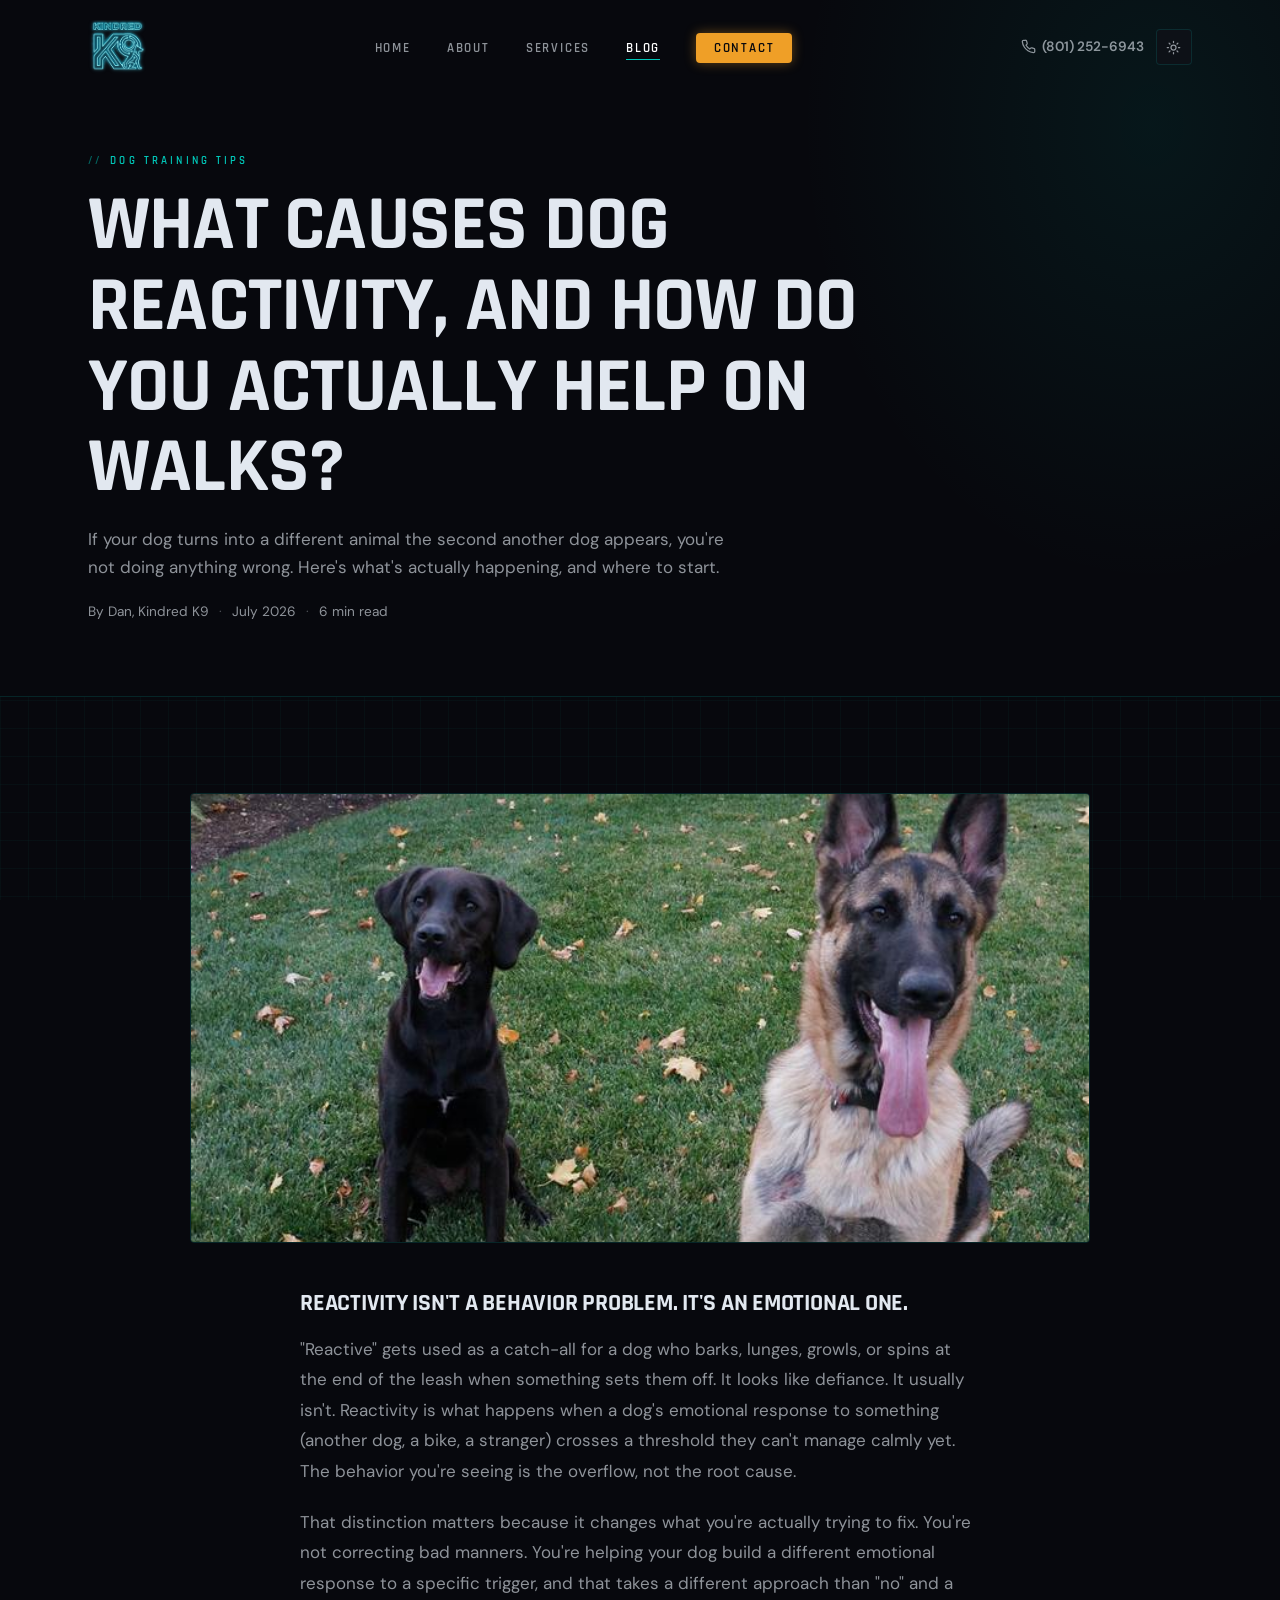
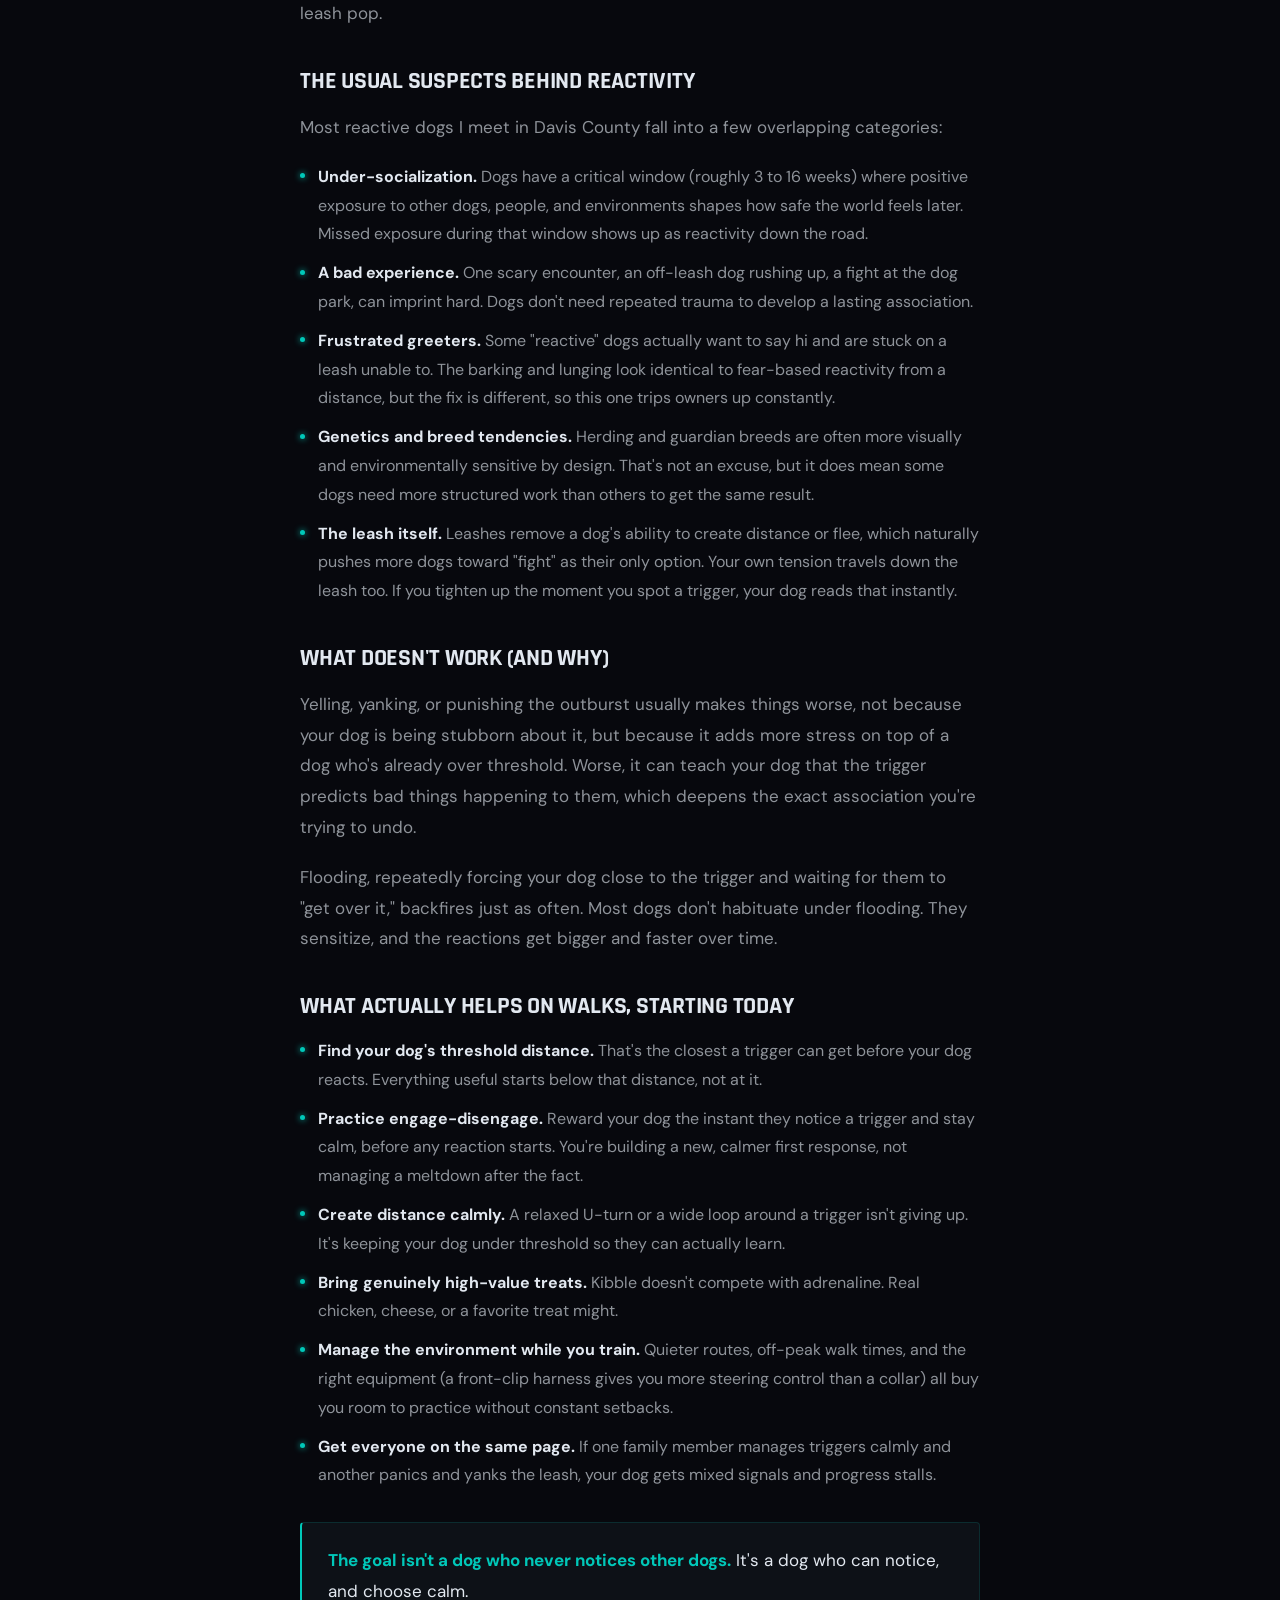
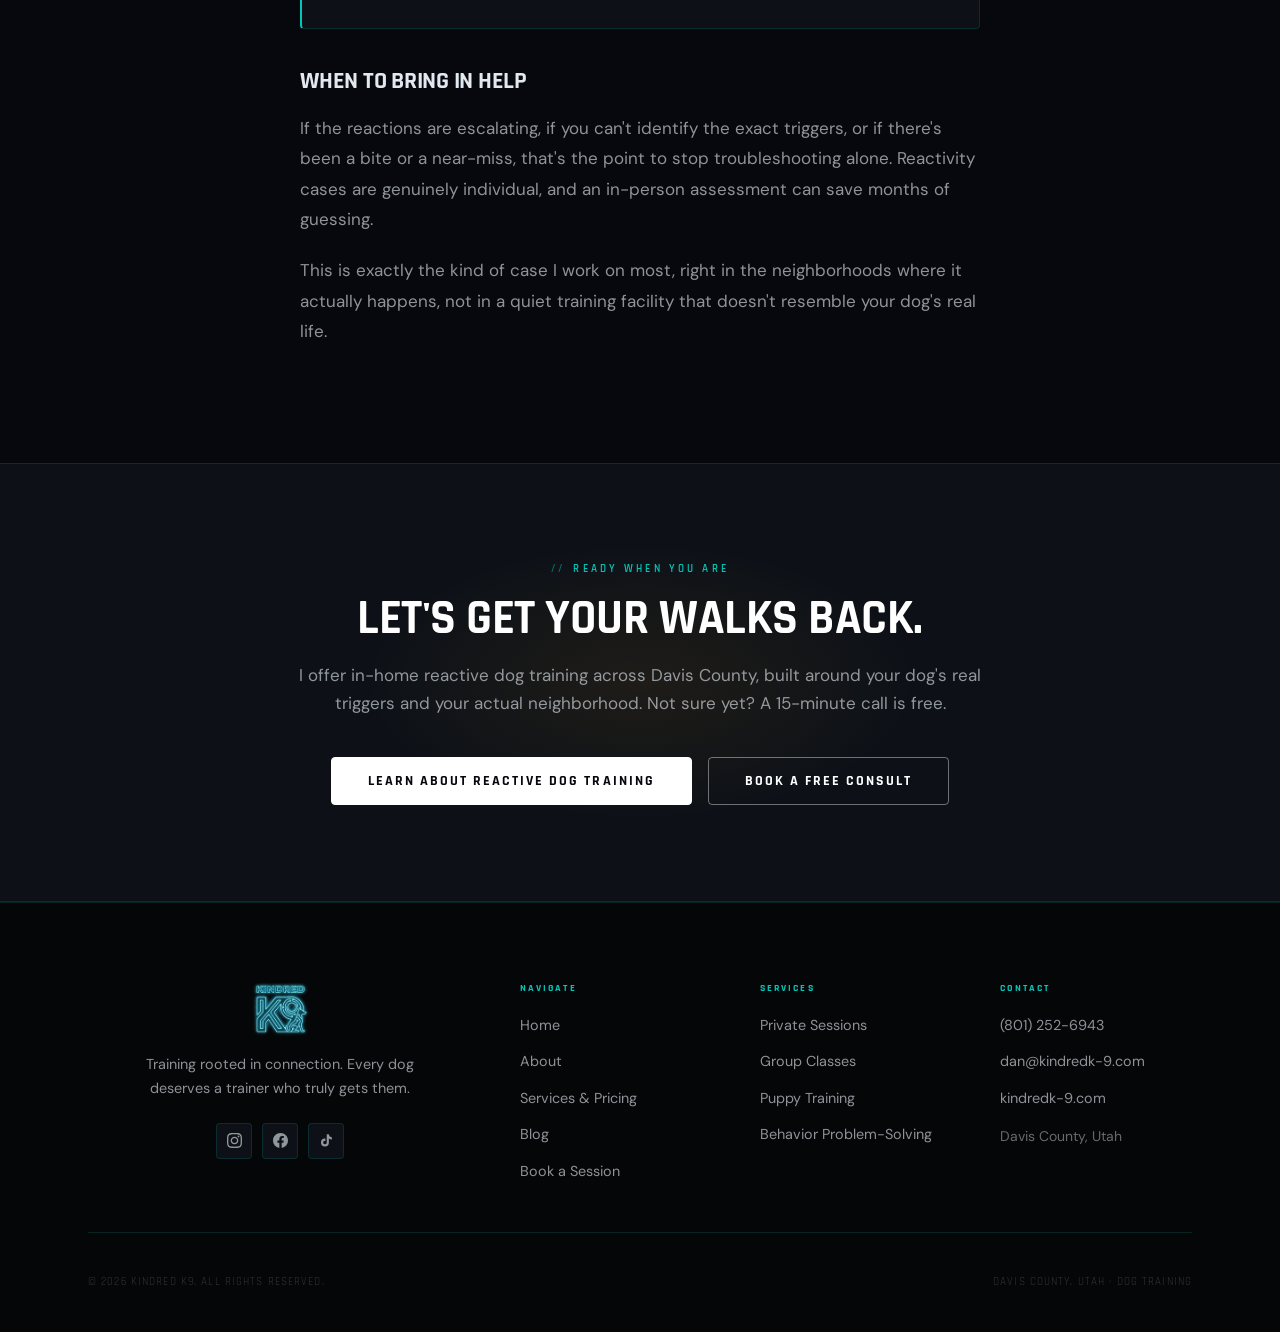
<file: dog-reactivity-on-walks.html>
<!DOCTYPE html>
<html lang="en">
<head>
  <meta charset="UTF-8">
  <meta name="viewport" content="width=device-width, initial-scale=1.0">
  <title>What Causes Dog Reactivity on Walks? | Kindred K9 Blog</title>
  <meta name="description" content="Barking, lunging, or losing it at other dogs on walks? Here's what's actually driving dog reactivity and practical steps to help, from a Davis County, Utah trainer.">
  <link rel="canonical" href="https://kindredk-9.com/dog-reactivity-on-walks.html">
  <link rel="icon" href="img/kindred-neon-mark.png?v=2" type="image/png">
  <link rel="apple-touch-icon" href="img/kindred-neon-mark.png?v=2">
  <meta property="og:type" content="article">
  <meta property="og:site_name" content="Kindred K9">
  <meta property="og:title" content="What Causes Dog Reactivity on Walks? | Kindred K9 Blog">
  <meta property="og:description" content="Barking, lunging, or losing it at other dogs on walks? Here's what's actually driving dog reactivity and practical steps to help, from a Davis County, Utah trainer.">
  <meta property="og:url" content="https://kindredk-9.com/dog-reactivity-on-walks.html">
  <meta property="og:image" content="https://kindredk-9.com/img/hero-lab-gsd.jpg">
  <meta name="twitter:card" content="summary_large_image">
  <meta name="twitter:title" content="What Causes Dog Reactivity on Walks? | Kindred K9 Blog">
  <meta name="twitter:description" content="Barking, lunging, or losing it at other dogs on walks? Here's what's actually driving dog reactivity and practical steps to help, from a Davis County, Utah trainer.">
  <meta name="twitter:image" content="https://kindredk-9.com/img/hero-lab-gsd.jpg">

  <!-- Google tag (gtag.js) -->
  <script async src="https://www.googletagmanager.com/gtag/js?id=G-ET8DY32BQW"></script>
  <script>
    window.dataLayer = window.dataLayer || [];
    function gtag(){dataLayer.push(arguments);}
    gtag('js', new Date());
    gtag('config', 'G-ET8DY32BQW');
  </script>

  <link rel="preconnect" href="https://fonts.googleapis.com">
  <link rel="preconnect" href="https://fonts.gstatic.com" crossorigin>
  <link href="https://fonts.googleapis.com/css2?family=Rajdhani:wght@400;500;600;700&family=DM+Sans:wght@300;400;500;600&display=swap" rel="stylesheet">
  <link rel="stylesheet" href="css/styles.css?v=4">
  <script src="js/theme.js"></script>
  <script type="application/ld+json">
  {
    "@context": "https://schema.org",
    "@type": "BlogPosting",
    "headline": "What causes dog reactivity, and how do you actually help on walks?",
    "description": "Barking, lunging, or losing it at other dogs on walks? Here's what's actually driving dog reactivity and practical steps to help.",
    "image": "https://kindredk-9.com/img/hero-lab-gsd.jpg",
    "author": {"@type": "Person", "name": "Dan", "url": "https://kindredk-9.com/about.html"},
    "publisher": {
      "@type": "Organization",
      "name": "Kindred K9",
      "logo": {"@type": "ImageObject", "url": "https://kindredk-9.com/img/kindred-neon-lockup.png"}
    },
    "datePublished": "2026-07-05",
    "mainEntityOfPage": "https://kindredk-9.com/dog-reactivity-on-walks.html"
  }
  </script>
  <script type="application/ld+json">
  {
    "@context": "https://schema.org",
    "@type": "BreadcrumbList",
    "itemListElement": [
      {"@type": "ListItem", "position": 1, "name": "Home", "item": "https://kindredk-9.com/"},
      {"@type": "ListItem", "position": 2, "name": "Blog", "item": "https://kindredk-9.com/blog.html"},
      {"@type": "ListItem", "position": 3, "name": "What Causes Dog Reactivity on Walks?", "item": "https://kindredk-9.com/dog-reactivity-on-walks.html"}
    ]
  }
  </script>
</head>
<body class="grid-bg">

  <!-- ── Navigation ─────────────────────────────── -->
  <nav class="site-nav" aria-label="Main navigation">
    <div class="nav-inner">
      <a href="index.html" class="nav-logo" aria-label="Kindred K9 home">
        <img src="img/kindred-neon-lockup.png?v=2" alt="Kindred K9" class="nav-logo-lockup">
      </a>
      <ul class="nav-links" role="list">
        <li><a href="index.html">Home</a></li>
        <li><a href="about.html">About</a></li>
        <li><a href="services.html">Services</a></li>
        <li><a href="blog.html" class="active">Blog</a></li>
        <li><a href="contact.html" class="nav-cta">Contact</a></li>
      </ul>
      <div class="nav-actions">
        <a href="tel:+18012526943" class="nav-phone-link" aria-label="Call Kindred K9 at (801) 252-6943">
          <svg viewBox="0 0 24 24" fill="none" stroke="currentColor" stroke-width="2" aria-hidden="true"><path d="M22 16.92v3a2 2 0 01-2.18 2 19.79 19.79 0 01-8.63-3.07 19.5 19.5 0 01-6-6 19.79 19.79 0 01-3.07-8.67A2 2 0 014.11 2h3a2 2 0 012 1.72c.127.96.361 1.903.7 2.81a2 2 0 01-.45 2.11L8.09 9.91a16 16 0 006 6l1.27-1.27a2 2 0 012.11-.45c.907.339 1.85.573 2.81.7A2 2 0 0122 16.92z"/></svg>
          (801) 252-6943
        </a>
        <button class="theme-toggle" aria-label="Switch to light mode">
          <svg class="icon-sun" xmlns="http://www.w3.org/2000/svg" viewBox="0 0 24 24" fill="none" stroke="currentColor" stroke-width="2" stroke-linecap="round" stroke-linejoin="round" aria-hidden="true">
            <circle cx="12" cy="12" r="4"/>
            <path d="M12 2v2M12 20v2M4.93 4.93l1.41 1.41M17.66 17.66l1.41 1.41M2 12h2M20 12h2M6.34 17.66l-1.41 1.41M19.07 4.93l-1.41 1.41"/>
          </svg>
          <svg class="icon-moon" xmlns="http://www.w3.org/2000/svg" viewBox="0 0 24 24" fill="none" stroke="currentColor" stroke-width="2" stroke-linecap="round" stroke-linejoin="round" aria-hidden="true">
            <path d="M21 12.79A9 9 0 1 1 11.21 3 7 7 0 0 0 21 12.79z"/>
          </svg>
        </button>
        <button class="nav-toggle" aria-label="Open menu" aria-expanded="false">
          <span></span><span></span><span></span>
        </button>
      </div>
    </div>
  </nav>

  <!-- ── Mobile Overlay ─────────────────────────── -->
  <div class="nav-overlay" role="dialog" aria-modal="true" aria-label="Navigation menu">
    <div class="nav-overlay-top">
      <a href="index.html" class="nav-logo">
        <img src="img/kindred-neon-lockup.png?v=2" alt="Kindred K9" class="nav-logo-lockup">
      </a>
      <button class="nav-overlay-close" aria-label="Close menu">&#x2715;</button>
    </div>
    <nav class="nav-overlay-links" aria-label="Mobile navigation">
      <a href="index.html">Home</a>
      <a href="about.html">About</a>
      <a href="services.html">Services</a>
      <a href="blog.html">Blog</a>
    </nav>
    <div class="nav-overlay-cta">
      <a href="tel:+18012526943" class="btn btn-primary btn-lg" style="width:100%;justify-content:center;margin-bottom:0.75rem">Call (801) 252-6943</a>
      <a href="contact.html" class="btn btn-secondary btn-lg" style="width:100%;justify-content:center">Contact</a>
    </div>
    <div class="nav-overlay-extra">
      <div class="nav-overlay-rating">
        <span class="nav-overlay-stars" aria-hidden="true">★★★★★</span>
        <span>5.0 on Google</span>
      </div>
      <div class="nav-overlay-social">
        <a href="https://instagram.com/kindredk9" target="_blank" rel="noopener" aria-label="Instagram">
          <svg viewBox="0 0 24 24" fill="currentColor" aria-hidden="true"><path d="M12 2.163c3.204 0 3.584.012 4.85.07 3.252.148 4.771 1.691 4.919 4.919.058 1.265.069 1.645.069 4.849 0 3.205-.012 3.584-.069 4.849-.149 3.225-1.664 4.771-4.919 4.919-1.266.058-1.644.07-4.85.07-3.204 0-3.584-.012-4.849-.07-3.26-.149-4.771-1.699-4.919-4.92-.058-1.265-.07-1.644-.07-4.849 0-3.204.013-3.583.07-4.849.149-3.227 1.664-4.771 4.919-4.919 1.266-.057 1.645-.069 4.849-.069zm0-2.163c-3.259 0-3.667.014-4.947.072-4.358.2-6.78 2.618-6.98 6.98-.059 1.281-.073 1.689-.073 4.948 0 3.259.014 3.668.072 4.948.2 4.358 2.618 6.78 6.98 6.98 1.281.058 1.689.072 4.948.072 3.259 0 3.668-.014 4.948-.072 4.354-.2 6.782-2.618 6.979-6.98.059-1.28.073-1.689.073-4.948 0-3.259-.014-3.667-.072-4.947-.196-4.354-2.617-6.78-6.979-6.98-1.281-.059-1.69-.073-4.949-.073zm0 5.838c-3.403 0-6.162 2.759-6.162 6.162s2.759 6.163 6.162 6.163 6.162-2.759 6.162-6.163c0-3.403-2.759-6.162-6.162-6.162zm0 10.162c-2.209 0-4-1.79-4-4 0-2.209 1.791-4 4-4s4 1.791 4 4c0 2.21-1.791 4-4 4zm6.406-11.845c-.796 0-1.441.645-1.441 1.44s.645 1.44 1.441 1.44c.795 0 1.439-.645 1.439-1.44s-.644-1.44-1.439-1.44z"/></svg>
        </a>
        <a href="https://facebook.com/kindredk9" target="_blank" rel="noopener" aria-label="Facebook">
          <svg viewBox="0 0 24 24" fill="currentColor" aria-hidden="true"><path d="M24 12.073c0-6.627-5.373-12-12-12s-12 5.373-12 12c0 5.99 4.388 10.954 10.125 11.854v-8.385H7.078v-3.47h3.047V9.43c0-3.007 1.792-4.669 4.533-4.669 1.312 0 2.686.235 2.686.235v2.953H15.83c-1.491 0-1.956.925-1.956 1.874v2.25h3.328l-.532 3.47h-2.796v8.385C19.612 23.027 24 18.062 24 12.073z"/></svg>
        </a>
        <a href="https://tiktok.com/@kindredk9" target="_blank" rel="noopener" aria-label="TikTok">
          <svg viewBox="0 0 24 24" fill="currentColor" aria-hidden="true"><path d="M19.59 6.69a4.83 4.83 0 01-3.77-4.25V2h-3.45v13.67a2.89 2.89 0 01-2.88 2.5 2.89 2.89 0 01-2.89-2.89 2.89 2.89 0 012.89-2.89c.28 0 .54.04.79.1V9.01a6.33 6.33 0 00-.79-.05 6.34 6.34 0 00-6.34 6.34 6.34 6.34 0 006.34 6.34 6.34 6.34 0 006.33-6.34V8.69a8.27 8.27 0 004.84 1.56V6.79a4.85 4.85 0 01-1.07-.1z"/></svg>
        </a>
      </div>
      <p class="nav-overlay-area">Serving Davis County &amp; surrounding areas</p>
    </div>
  </div>

  <main>

    <!-- ── Page Hero ──────────────────────────────── -->
    <section class="page-hero" aria-label="What causes dog reactivity on walks">
      <div class="container">
        <span class="eyebrow">Dog Training Tips</span>
        <h1>What causes dog reactivity, and how do you actually help on walks?</h1>
        <p>If your dog turns into a different animal the second another dog appears, you're not doing anything wrong. Here's what's actually happening, and where to start.</p>
        <div class="article-meta">
          <span>By Dan, Kindred K9</span>
          <span class="article-meta-sep">&middot;</span>
          <span>July 2026</span>
          <span class="article-meta-sep">&middot;</span>
          <span>6 min read</span>
        </div>
      </div>
    </section>

    <!-- ── Article Body ───────────────────────────── -->
    <section class="section">
      <div class="container">

        <div class="article-feature-img" data-animate>
          <img src="img/hero-lab-gsd.jpg" alt="Two dogs sitting calmly together outdoors">
        </div>

        <div class="article-body" data-animate style="margin-top:3rem">

          <h2>Reactivity isn't a behavior problem. It's an emotional one.</h2>
          <p>
            "Reactive" gets used as a catch-all for a dog who barks, lunges, growls, or spins at the end of the
            leash when something sets them off. It looks like defiance. It usually isn't. Reactivity is what
            happens when a dog's emotional response to something (another dog, a bike, a stranger) crosses a
            threshold they can't manage calmly yet. The behavior you're seeing is the overflow, not the root cause.
          </p>
          <p>
            That distinction matters because it changes what you're actually trying to fix. You're not
            correcting bad manners. You're helping your dog build a different emotional response to a specific
            trigger, and that takes a different approach than "no" and a leash pop.
          </p>

          <h2>The usual suspects behind reactivity</h2>
          <p>Most reactive dogs I meet in Davis County fall into a few overlapping categories:</p>
          <ul>
            <li><strong>Under-socialization.</strong> Dogs have a critical window (roughly 3 to 16 weeks) where positive exposure to other dogs, people, and environments shapes how safe the world feels later. Missed exposure during that window shows up as reactivity down the road.</li>
            <li><strong>A bad experience.</strong> One scary encounter, an off-leash dog rushing up, a fight at the dog park, can imprint hard. Dogs don't need repeated trauma to develop a lasting association.</li>
            <li><strong>Frustrated greeters.</strong> Some "reactive" dogs actually want to say hi and are stuck on a leash unable to. The barking and lunging look identical to fear-based reactivity from a distance, but the fix is different, so this one trips owners up constantly.</li>
            <li><strong>Genetics and breed tendencies.</strong> Herding and guardian breeds are often more visually and environmentally sensitive by design. That's not an excuse, but it does mean some dogs need more structured work than others to get the same result.</li>
            <li><strong>The leash itself.</strong> Leashes remove a dog's ability to create distance or flee, which naturally pushes more dogs toward "fight" as their only option. Your own tension travels down the leash too. If you tighten up the moment you spot a trigger, your dog reads that instantly.</li>
          </ul>

          <h2>What doesn't work (and why)</h2>
          <p>
            Yelling, yanking, or punishing the outburst usually makes things worse, not because your dog is
            being stubborn about it, but because it adds more stress on top of a dog who's already over
            threshold. Worse, it can teach your dog that the trigger predicts bad things happening to them,
            which deepens the exact association you're trying to undo.
          </p>
          <p>
            Flooding, repeatedly forcing your dog close to the trigger and waiting for them to "get over it,"
            backfires just as often. Most dogs don't habituate under flooding. They sensitize, and the
            reactions get bigger and faster over time.
          </p>

          <h2>What actually helps on walks, starting today</h2>
          <ul>
            <li><strong>Find your dog's threshold distance.</strong> That's the closest a trigger can get before your dog reacts. Everything useful starts below that distance, not at it.</li>
            <li><strong>Practice engage-disengage.</strong> Reward your dog the instant they notice a trigger and stay calm, before any reaction starts. You're building a new, calmer first response, not managing a meltdown after the fact.</li>
            <li><strong>Create distance calmly.</strong> A relaxed U-turn or a wide loop around a trigger isn't giving up. It's keeping your dog under threshold so they can actually learn.</li>
            <li><strong>Bring genuinely high-value treats.</strong> Kibble doesn't compete with adrenaline. Real chicken, cheese, or a favorite treat might.</li>
            <li><strong>Manage the environment while you train.</strong> Quieter routes, off-peak walk times, and the right equipment (a front-clip harness gives you more steering control than a collar) all buy you room to practice without constant setbacks.</li>
            <li><strong>Get everyone on the same page.</strong> If one family member manages triggers calmly and another panics and yanks the leash, your dog gets mixed signals and progress stalls.</li>
          </ul>

          <div class="article-callout">
            <p><strong>The goal isn't a dog who never notices other dogs.</strong> It's a dog who can notice, and choose calm.</p>
          </div>

          <h2>When to bring in help</h2>
          <p>
            If the reactions are escalating, if you can't identify the exact triggers, or if there's been a
            bite or a near-miss, that's the point to stop troubleshooting alone. Reactivity cases are genuinely
            individual, and an in-person assessment can save months of guessing.
          </p>
          <p>
            This is exactly the kind of case I work on most, right in the neighborhoods where it actually
            happens, not in a quiet training facility that doesn't resemble your dog's real life.
          </p>

        </div>

      </div>
    </section>

    <!-- ── CTA Banner ─────────────────────────────── -->
    <section class="cta-banner" aria-labelledby="cta-heading">
      <div class="container">
        <span class="eyebrow eyebrow--light" data-animate>Ready when you are</span>
        <h2 id="cta-heading" data-animate>Let's get your walks back.</h2>
        <p data-animate>
          I offer in-home reactive dog training across Davis County, built around your dog's real triggers
          and your actual neighborhood. Not sure yet? A 15-minute call is free.
        </p>
        <div class="btn-group" style="justify-content:center" data-animate>
          <a href="reactive-dog-training.html" class="btn btn-white btn-lg">Learn About Reactive Dog Training</a>
          <a href="contact.html?service=consult" class="btn btn-outline-white btn-lg">Book a Free Consult</a>
        </div>
      </div>
    </section>

  </main>

  <!-- ── Footer ─────────────────────────────────── -->
  <footer class="site-footer">
    <div class="container">
      <div class="footer-grid">
        <div class="footer-brand">
          <a href="index.html" class="nav-logo">
            <img src="img/kindred-neon-lockup.png?v=2" alt="Kindred K9" class="nav-logo-lockup">
          </a>
          <p>Training rooted in connection. Every dog deserves a trainer who truly gets them.</p>
          <div class="footer-social">
            <a href="https://instagram.com/kindredk9" target="_blank" rel="noopener" aria-label="Instagram">
              <svg viewBox="0 0 24 24" fill="currentColor" aria-hidden="true"><path d="M12 2.163c3.204 0 3.584.012 4.85.07 3.252.148 4.771 1.691 4.919 4.919.058 1.265.069 1.645.069 4.849 0 3.205-.012 3.584-.069 4.849-.149 3.225-1.664 4.771-4.919 4.919-1.266.058-1.644.07-4.85.07-3.204 0-3.584-.012-4.849-.07-3.26-.149-4.771-1.699-4.919-4.92-.058-1.265-.07-1.644-.07-4.849 0-3.204.013-3.583.07-4.849.149-3.227 1.664-4.771 4.919-4.919 1.266-.057 1.645-.069 4.849-.069zm0-2.163c-3.259 0-3.667.014-4.947.072-4.358.2-6.78 2.618-6.98 6.98-.059 1.281-.073 1.689-.073 4.948 0 3.259.014 3.668.072 4.948.2 4.358 2.618 6.78 6.98 6.98 1.281.058 1.689.072 4.948.072 3.259 0 3.668-.014 4.948-.072 4.354-.2 6.782-2.618 6.979-6.98.059-1.28.073-1.689.073-4.948 0-3.259-.014-3.667-.072-4.947-.196-4.354-2.617-6.78-6.979-6.98-1.281-.059-1.69-.073-4.949-.073zm0 5.838c-3.403 0-6.162 2.759-6.162 6.162s2.759 6.163 6.162 6.163 6.162-2.759 6.162-6.163c0-3.403-2.759-6.162-6.162-6.162zm0 10.162c-2.209 0-4-1.79-4-4 0-2.209 1.791-4 4-4s4 1.791 4 4c0 2.21-1.791 4-4 4zm6.406-11.845c-.796 0-1.441.645-1.441 1.44s.645 1.44 1.441 1.44c.795 0 1.439-.645 1.439-1.44s-.644-1.44-1.439-1.44z"/></svg>
            </a>
            <a href="https://facebook.com/kindredk9" target="_blank" rel="noopener" aria-label="Facebook">
              <svg viewBox="0 0 24 24" fill="currentColor" aria-hidden="true"><path d="M24 12.073c0-6.627-5.373-12-12-12s-12 5.373-12 12c0 5.99 4.388 10.954 10.125 11.854v-8.385H7.078v-3.47h3.047V9.43c0-3.007 1.792-4.669 4.533-4.669 1.312 0 2.686.235 2.686.235v2.953H15.83c-1.491 0-1.956.925-1.956 1.874v2.25h3.328l-.532 3.47h-2.796v8.385C19.612 23.027 24 18.062 24 12.073z"/></svg>
            </a>
            <a href="https://tiktok.com/@kindredk9" target="_blank" rel="noopener" aria-label="TikTok">
              <svg viewBox="0 0 24 24" fill="currentColor" aria-hidden="true"><path d="M19.59 6.69a4.83 4.83 0 01-3.77-4.25V2h-3.45v13.67a2.89 2.89 0 01-2.88 2.5 2.89 2.89 0 01-2.89-2.89 2.89 2.89 0 012.89-2.89c.28 0 .54.04.79.1V9.01a6.33 6.33 0 00-.79-.05 6.34 6.34 0 00-6.34 6.34 6.34 6.34 0 006.34 6.34 6.34 6.34 0 006.33-6.34V8.69a8.27 8.27 0 004.84 1.56V6.79a4.85 4.85 0 01-1.07-.1z"/></svg>
            </a>
          </div>
        </div>

        <div class="footer-col">
          <h4>Navigate</h4>
          <ul>
            <li><a href="index.html">Home</a></li>
            <li><a href="about.html">About</a></li>
            <li><a href="services.html">Services &amp; Pricing</a></li>
            <li><a href="blog.html">Blog</a></li>
            <li><a href="contact.html">Book a Session</a></li>
          </ul>
        </div>

        <div class="footer-col">
          <h4>Services</h4>
          <ul>
            <li><a href="services.html">Private Sessions</a></li>
            <li><a href="services.html">Group Classes</a></li>
            <li><a href="services.html">Puppy Training</a></li>
            <li><a href="services.html">Behavior Problem-Solving</a></li>
          </ul>
        </div>

        <div class="footer-col">
          <h4>Contact</h4>
          <ul>
            <li><a href="tel:+18012526943">(801) 252-6943</a></li>
            <li><a href="mailto:dan@kindredk-9.com">dan@kindredk-9.com</a></li>
            <li><a href="contact.html">kindredk-9.com</a></li>
            <li style="color:rgba(255,255,255,0.4); font-size:0.875rem; padding-top:0.25rem">Davis County, Utah</li>
          </ul>
        </div>
      </div>

      <div class="footer-bottom">
        <p>&copy; <span data-current-year>2026</span> Kindred K9. All rights reserved.</p>
        <p>Davis County, Utah &middot; Dog Training</p>
      </div>
    </div>
  </footer>

  <script src="js/main.js"></script>
</body>
</html>
</file>
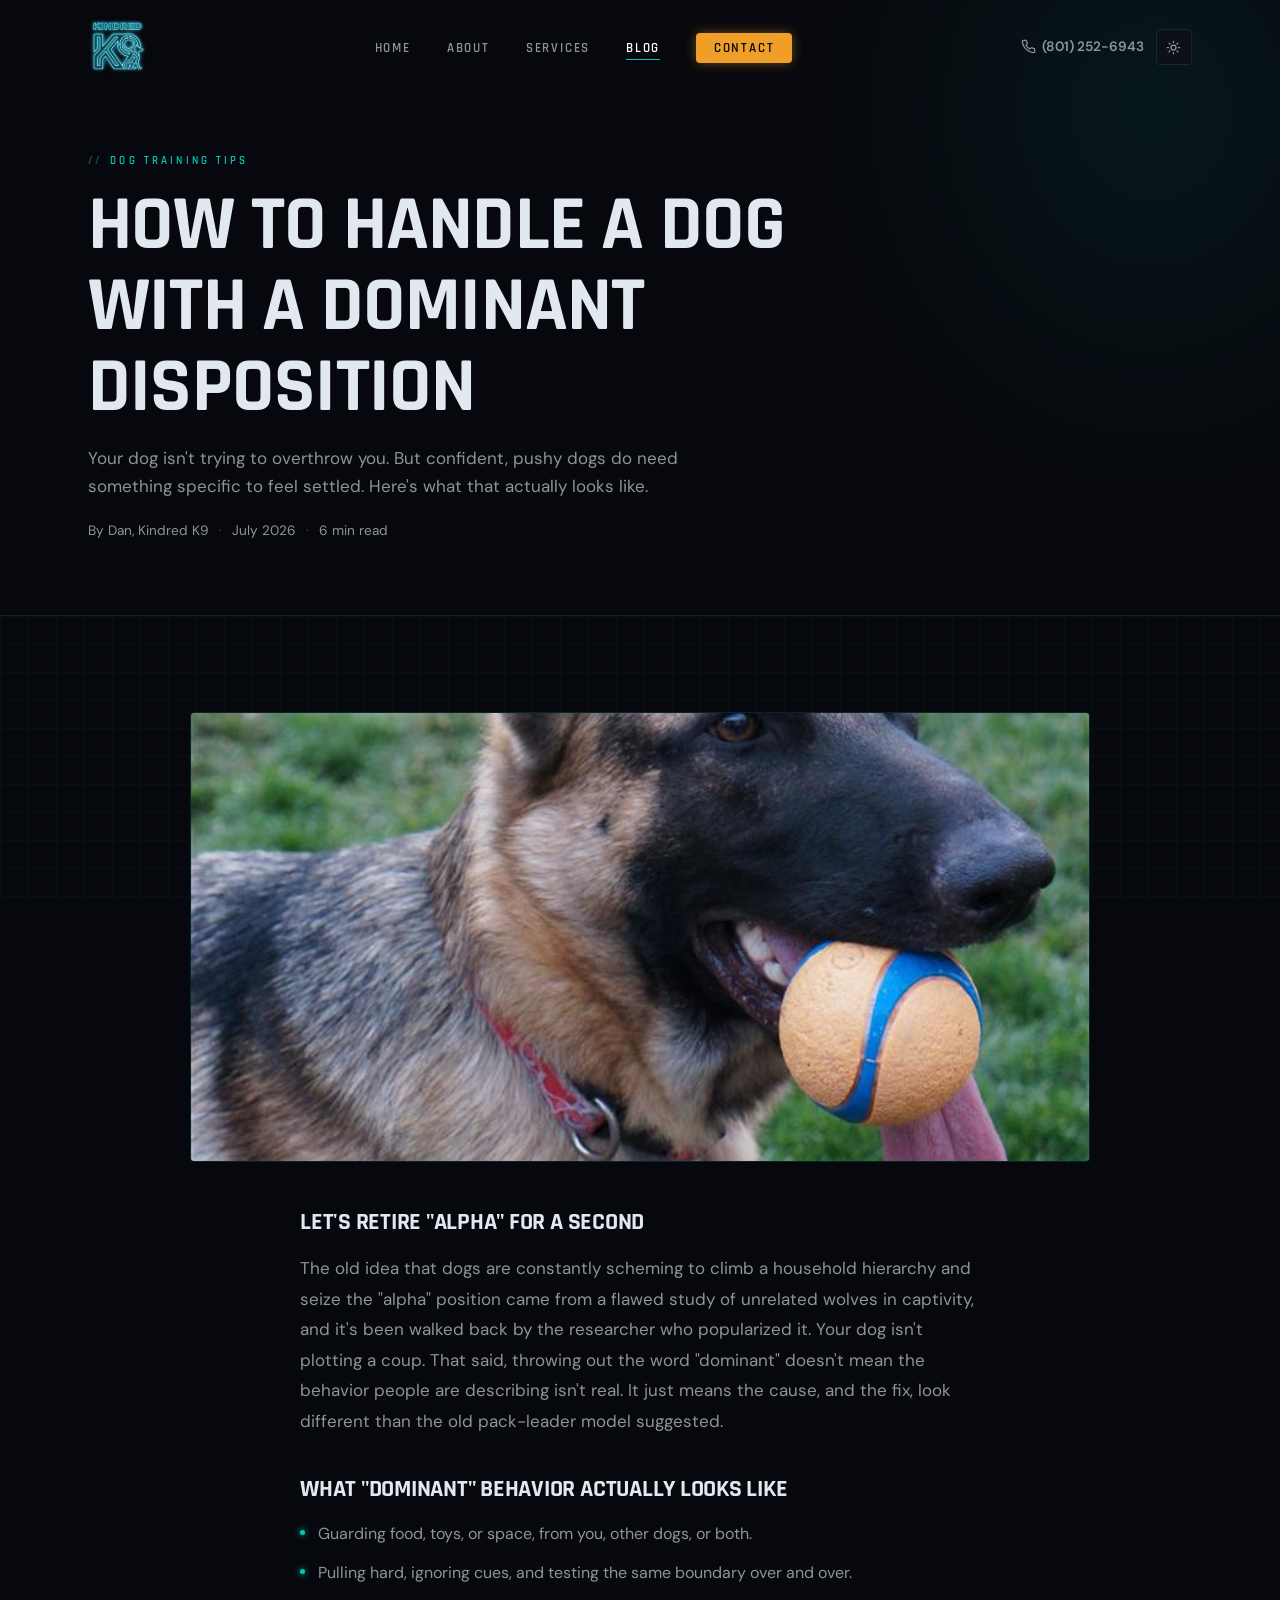
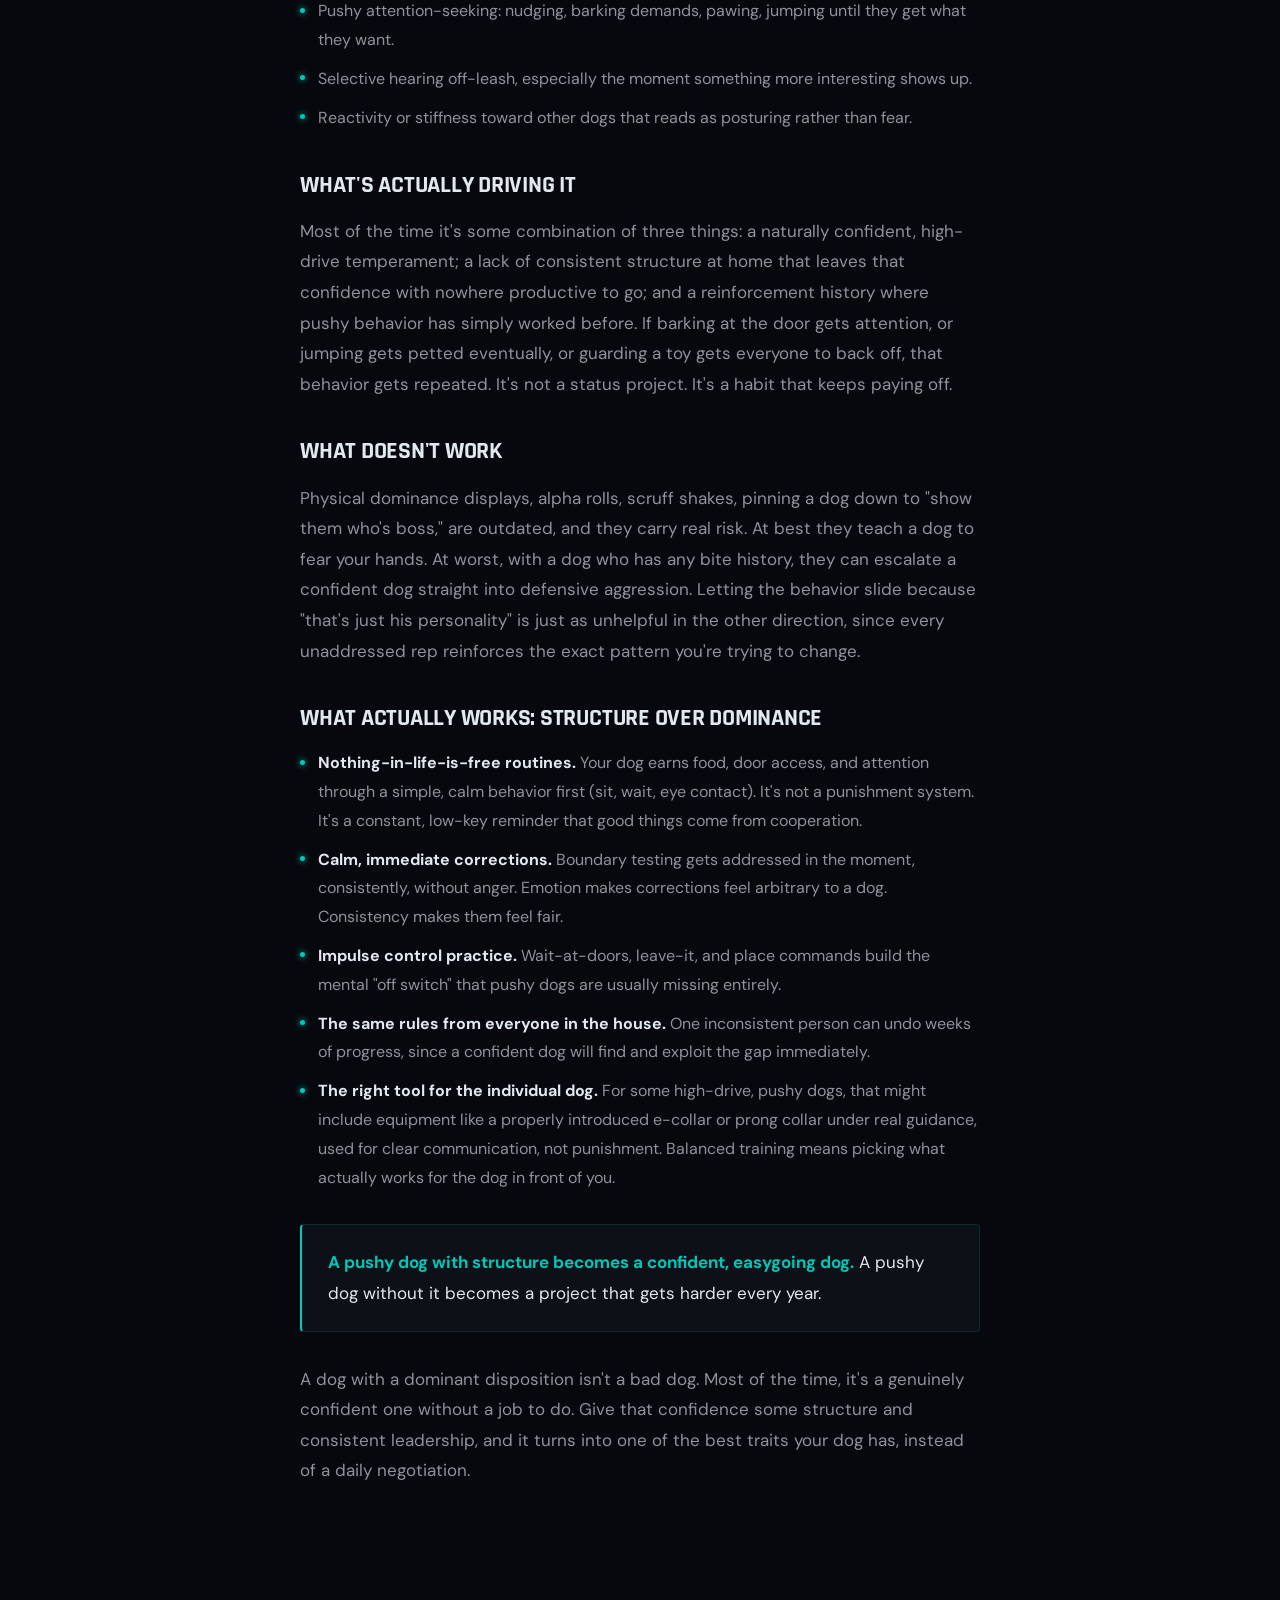
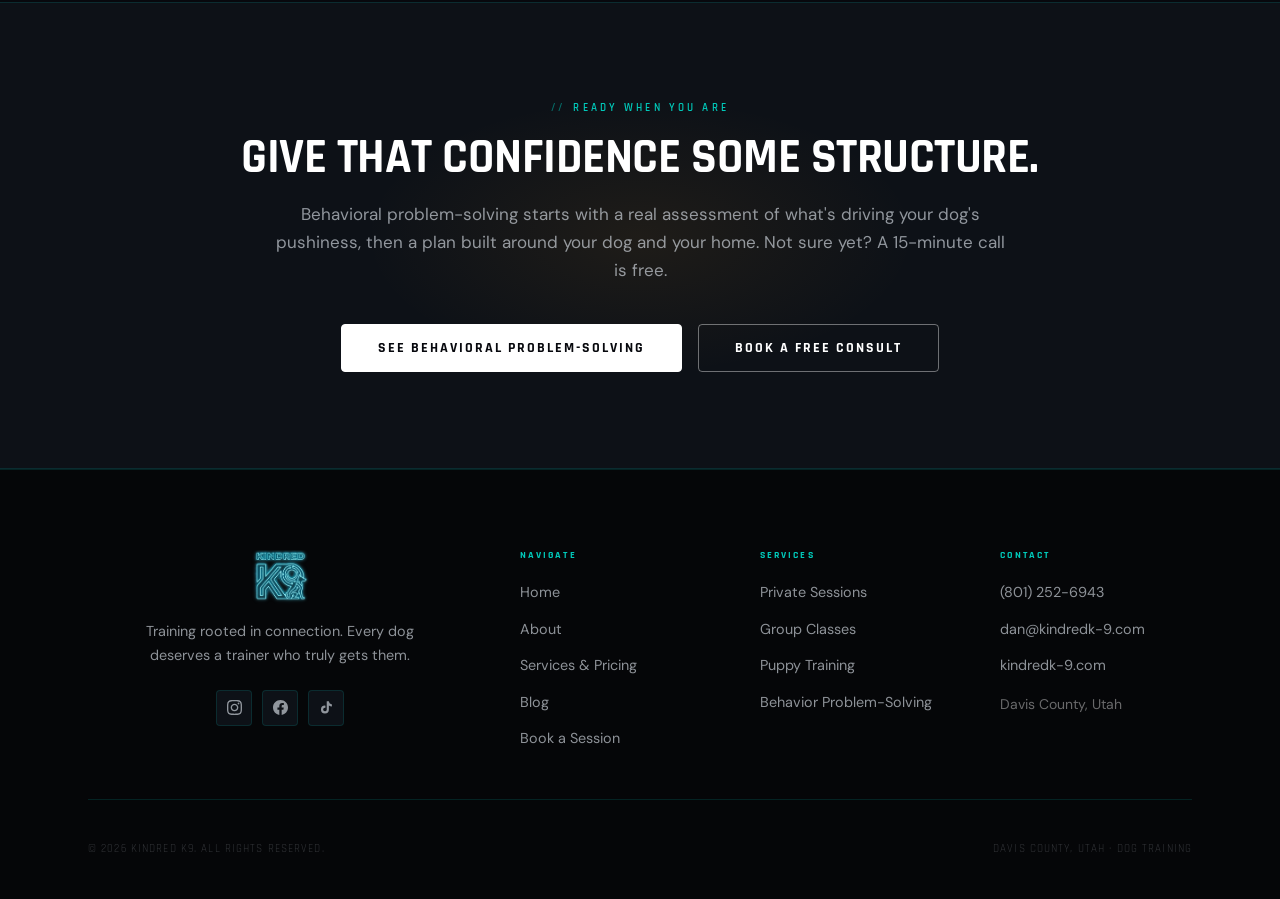
<file: dominant-dog-training.html>
<!DOCTYPE html>
<html lang="en">
<head>
  <meta charset="UTF-8">
  <meta name="viewport" content="width=device-width, initial-scale=1.0">
  <title>How to Handle a Dominant Dog | Kindred K9 Blog</title>
  <meta name="description" content="Pushy, stubborn, or 'alpha' dog? Here's a modern, balanced way to understand dominant behavior in dogs, without the outdated pack-leader myths.">
  <link rel="canonical" href="https://kindredk-9.com/dominant-dog-training.html">
  <link rel="icon" href="img/kindred-neon-mark.png?v=2" type="image/png">
  <link rel="apple-touch-icon" href="img/kindred-neon-mark.png?v=2">
  <meta property="og:type" content="article">
  <meta property="og:site_name" content="Kindred K9">
  <meta property="og:title" content="How to Handle a Dominant Dog | Kindred K9 Blog">
  <meta property="og:description" content="Pushy, stubborn, or 'alpha' dog? Here's a modern, balanced way to understand dominant behavior in dogs, without the outdated pack-leader myths.">
  <meta property="og:url" content="https://kindredk-9.com/dominant-dog-training.html">
  <meta property="og:image" content="https://kindredk-9.com/img/hero-gsd-ball.jpg">
  <meta name="twitter:card" content="summary_large_image">
  <meta name="twitter:title" content="How to Handle a Dominant Dog | Kindred K9 Blog">
  <meta name="twitter:description" content="Pushy, stubborn, or 'alpha' dog? Here's a modern, balanced way to understand dominant behavior in dogs, without the outdated pack-leader myths.">
  <meta name="twitter:image" content="https://kindredk-9.com/img/hero-gsd-ball.jpg">

  <!-- Google tag (gtag.js) -->
  <script async src="https://www.googletagmanager.com/gtag/js?id=G-ET8DY32BQW"></script>
  <script>
    window.dataLayer = window.dataLayer || [];
    function gtag(){dataLayer.push(arguments);}
    gtag('js', new Date());
    gtag('config', 'G-ET8DY32BQW');
  </script>

  <link rel="preconnect" href="https://fonts.googleapis.com">
  <link rel="preconnect" href="https://fonts.gstatic.com" crossorigin>
  <link href="https://fonts.googleapis.com/css2?family=Rajdhani:wght@400;500;600;700&family=DM+Sans:wght@300;400;500;600&display=swap" rel="stylesheet">
  <link rel="stylesheet" href="css/styles.css?v=4">
  <script src="js/theme.js"></script>
  <script type="application/ld+json">
  {
    "@context": "https://schema.org",
    "@type": "BlogPosting",
    "headline": "How to handle a dog with a dominant disposition",
    "description": "Pushy, stubborn, or 'alpha' dog? Here's a modern, balanced way to understand dominant behavior in dogs, without the outdated pack-leader myths.",
    "image": "https://kindredk-9.com/img/hero-gsd-ball.jpg",
    "author": {"@type": "Person", "name": "Dan", "url": "https://kindredk-9.com/about.html"},
    "publisher": {
      "@type": "Organization",
      "name": "Kindred K9",
      "logo": {"@type": "ImageObject", "url": "https://kindredk-9.com/img/kindred-neon-lockup.png"}
    },
    "datePublished": "2026-07-05",
    "mainEntityOfPage": "https://kindredk-9.com/dominant-dog-training.html"
  }
  </script>
  <script type="application/ld+json">
  {
    "@context": "https://schema.org",
    "@type": "BreadcrumbList",
    "itemListElement": [
      {"@type": "ListItem", "position": 1, "name": "Home", "item": "https://kindredk-9.com/"},
      {"@type": "ListItem", "position": 2, "name": "Blog", "item": "https://kindredk-9.com/blog.html"},
      {"@type": "ListItem", "position": 3, "name": "How to Handle a Dominant Dog", "item": "https://kindredk-9.com/dominant-dog-training.html"}
    ]
  }
  </script>
</head>
<body class="grid-bg">

  <!-- ── Navigation ─────────────────────────────── -->
  <nav class="site-nav" aria-label="Main navigation">
    <div class="nav-inner">
      <a href="index.html" class="nav-logo" aria-label="Kindred K9 home">
        <img src="img/kindred-neon-lockup.png?v=2" alt="Kindred K9" class="nav-logo-lockup">
      </a>
      <ul class="nav-links" role="list">
        <li><a href="index.html">Home</a></li>
        <li><a href="about.html">About</a></li>
        <li><a href="services.html">Services</a></li>
        <li><a href="blog.html" class="active">Blog</a></li>
        <li><a href="contact.html" class="nav-cta">Contact</a></li>
      </ul>
      <div class="nav-actions">
        <a href="tel:+18012526943" class="nav-phone-link" aria-label="Call Kindred K9 at (801) 252-6943">
          <svg viewBox="0 0 24 24" fill="none" stroke="currentColor" stroke-width="2" aria-hidden="true"><path d="M22 16.92v3a2 2 0 01-2.18 2 19.79 19.79 0 01-8.63-3.07 19.5 19.5 0 01-6-6 19.79 19.79 0 01-3.07-8.67A2 2 0 014.11 2h3a2 2 0 012 1.72c.127.96.361 1.903.7 2.81a2 2 0 01-.45 2.11L8.09 9.91a16 16 0 006 6l1.27-1.27a2 2 0 012.11-.45c.907.339 1.85.573 2.81.7A2 2 0 0122 16.92z"/></svg>
          (801) 252-6943
        </a>
        <button class="theme-toggle" aria-label="Switch to light mode">
          <svg class="icon-sun" xmlns="http://www.w3.org/2000/svg" viewBox="0 0 24 24" fill="none" stroke="currentColor" stroke-width="2" stroke-linecap="round" stroke-linejoin="round" aria-hidden="true">
            <circle cx="12" cy="12" r="4"/>
            <path d="M12 2v2M12 20v2M4.93 4.93l1.41 1.41M17.66 17.66l1.41 1.41M2 12h2M20 12h2M6.34 17.66l-1.41 1.41M19.07 4.93l-1.41 1.41"/>
          </svg>
          <svg class="icon-moon" xmlns="http://www.w3.org/2000/svg" viewBox="0 0 24 24" fill="none" stroke="currentColor" stroke-width="2" stroke-linecap="round" stroke-linejoin="round" aria-hidden="true">
            <path d="M21 12.79A9 9 0 1 1 11.21 3 7 7 0 0 0 21 12.79z"/>
          </svg>
        </button>
        <button class="nav-toggle" aria-label="Open menu" aria-expanded="false">
          <span></span><span></span><span></span>
        </button>
      </div>
    </div>
  </nav>

  <!-- ── Mobile Overlay ─────────────────────────── -->
  <div class="nav-overlay" role="dialog" aria-modal="true" aria-label="Navigation menu">
    <div class="nav-overlay-top">
      <a href="index.html" class="nav-logo">
        <img src="img/kindred-neon-lockup.png?v=2" alt="Kindred K9" class="nav-logo-lockup">
      </a>
      <button class="nav-overlay-close" aria-label="Close menu">&#x2715;</button>
    </div>
    <nav class="nav-overlay-links" aria-label="Mobile navigation">
      <a href="index.html">Home</a>
      <a href="about.html">About</a>
      <a href="services.html">Services</a>
      <a href="blog.html">Blog</a>
    </nav>
    <div class="nav-overlay-cta">
      <a href="tel:+18012526943" class="btn btn-primary btn-lg" style="width:100%;justify-content:center;margin-bottom:0.75rem">Call (801) 252-6943</a>
      <a href="contact.html" class="btn btn-secondary btn-lg" style="width:100%;justify-content:center">Contact</a>
    </div>
    <div class="nav-overlay-extra">
      <div class="nav-overlay-rating">
        <span class="nav-overlay-stars" aria-hidden="true">★★★★★</span>
        <span>5.0 on Google</span>
      </div>
      <div class="nav-overlay-social">
        <a href="https://instagram.com/kindredk9" target="_blank" rel="noopener" aria-label="Instagram">
          <svg viewBox="0 0 24 24" fill="currentColor" aria-hidden="true"><path d="M12 2.163c3.204 0 3.584.012 4.85.07 3.252.148 4.771 1.691 4.919 4.919.058 1.265.069 1.645.069 4.849 0 3.205-.012 3.584-.069 4.849-.149 3.225-1.664 4.771-4.919 4.919-1.266.058-1.644.07-4.85.07-3.204 0-3.584-.012-4.849-.07-3.26-.149-4.771-1.699-4.919-4.92-.058-1.265-.07-1.644-.07-4.849 0-3.204.013-3.583.07-4.849.149-3.227 1.664-4.771 4.919-4.919 1.266-.057 1.645-.069 4.849-.069zm0-2.163c-3.259 0-3.667.014-4.947.072-4.358.2-6.78 2.618-6.98 6.98-.059 1.281-.073 1.689-.073 4.948 0 3.259.014 3.668.072 4.948.2 4.358 2.618 6.78 6.98 6.98 1.281.058 1.689.072 4.948.072 3.259 0 3.668-.014 4.948-.072 4.354-.2 6.782-2.618 6.979-6.98.059-1.28.073-1.689.073-4.948 0-3.259-.014-3.667-.072-4.947-.196-4.354-2.617-6.78-6.979-6.98-1.281-.059-1.69-.073-4.949-.073zm0 5.838c-3.403 0-6.162 2.759-6.162 6.162s2.759 6.163 6.162 6.163 6.162-2.759 6.162-6.163c0-3.403-2.759-6.162-6.162-6.162zm0 10.162c-2.209 0-4-1.79-4-4 0-2.209 1.791-4 4-4s4 1.791 4 4c0 2.21-1.791 4-4 4zm6.406-11.845c-.796 0-1.441.645-1.441 1.44s.645 1.44 1.441 1.44c.795 0 1.439-.645 1.439-1.44s-.644-1.44-1.439-1.44z"/></svg>
        </a>
        <a href="https://facebook.com/kindredk9" target="_blank" rel="noopener" aria-label="Facebook">
          <svg viewBox="0 0 24 24" fill="currentColor" aria-hidden="true"><path d="M24 12.073c0-6.627-5.373-12-12-12s-12 5.373-12 12c0 5.99 4.388 10.954 10.125 11.854v-8.385H7.078v-3.47h3.047V9.43c0-3.007 1.792-4.669 4.533-4.669 1.312 0 2.686.235 2.686.235v2.953H15.83c-1.491 0-1.956.925-1.956 1.874v2.25h3.328l-.532 3.47h-2.796v8.385C19.612 23.027 24 18.062 24 12.073z"/></svg>
        </a>
        <a href="https://tiktok.com/@kindredk9" target="_blank" rel="noopener" aria-label="TikTok">
          <svg viewBox="0 0 24 24" fill="currentColor" aria-hidden="true"><path d="M19.59 6.69a4.83 4.83 0 01-3.77-4.25V2h-3.45v13.67a2.89 2.89 0 01-2.88 2.5 2.89 2.89 0 01-2.89-2.89 2.89 2.89 0 012.89-2.89c.28 0 .54.04.79.1V9.01a6.33 6.33 0 00-.79-.05 6.34 6.34 0 00-6.34 6.34 6.34 6.34 0 006.34 6.34 6.34 6.34 0 006.33-6.34V8.69a8.27 8.27 0 004.84 1.56V6.79a4.85 4.85 0 01-1.07-.1z"/></svg>
        </a>
      </div>
      <p class="nav-overlay-area">Serving Davis County &amp; surrounding areas</p>
    </div>
  </div>

  <main>

    <!-- ── Page Hero ──────────────────────────────── -->
    <section class="page-hero" aria-label="How to handle a dominant dog">
      <div class="container">
        <span class="eyebrow">Dog Training Tips</span>
        <h1>How to handle a dog with a dominant disposition</h1>
        <p>Your dog isn't trying to overthrow you. But confident, pushy dogs do need something specific to feel settled. Here's what that actually looks like.</p>
        <div class="article-meta">
          <span>By Dan, Kindred K9</span>
          <span class="article-meta-sep">&middot;</span>
          <span>July 2026</span>
          <span class="article-meta-sep">&middot;</span>
          <span>6 min read</span>
        </div>
      </div>
    </section>

    <!-- ── Article Body ───────────────────────────── -->
    <section class="section">
      <div class="container">

        <div class="article-feature-img" data-animate>
          <img src="img/hero-gsd-ball.jpg" alt="Confident German Shepherd holding a ball">
        </div>

        <div class="article-body" data-animate style="margin-top:3rem">

          <h2>Let's retire "alpha" for a second</h2>
          <p>
            The old idea that dogs are constantly scheming to climb a household hierarchy and seize the
            "alpha" position came from a flawed study of unrelated wolves in captivity, and it's been walked
            back by the researcher who popularized it. Your dog isn't plotting a coup. That said, throwing out
            the word "dominant" doesn't mean the behavior people are describing isn't real. It just means the
            cause, and the fix, look different than the old pack-leader model suggested.
          </p>

          <h2>What "dominant" behavior actually looks like</h2>
          <ul>
            <li>Guarding food, toys, or space, from you, other dogs, or both.</li>
            <li>Pulling hard, ignoring cues, and testing the same boundary over and over.</li>
            <li>Pushy attention-seeking: nudging, barking demands, pawing, jumping until they get what they want.</li>
            <li>Selective hearing off-leash, especially the moment something more interesting shows up.</li>
            <li>Reactivity or stiffness toward other dogs that reads as posturing rather than fear.</li>
          </ul>

          <h2>What's actually driving it</h2>
          <p>
            Most of the time it's some combination of three things: a naturally confident, high-drive
            temperament; a lack of consistent structure at home that leaves that confidence with nowhere
            productive to go; and a reinforcement history where pushy behavior has simply worked before. If
            barking at the door gets attention, or jumping gets petted eventually, or guarding a toy gets
            everyone to back off, that behavior gets repeated. It's not a status project. It's a habit that
            keeps paying off.
          </p>

          <h2>What doesn't work</h2>
          <p>
            Physical dominance displays, alpha rolls, scruff shakes, pinning a dog down to "show them who's
            boss," are outdated, and they carry real risk. At best they teach a dog to fear your hands. At
            worst, with a dog who has any bite history, they can escalate a confident dog straight into
            defensive aggression. Letting the behavior slide because "that's just his personality" is just as
            unhelpful in the other direction, since every unaddressed rep reinforces the exact pattern you're
            trying to change.
          </p>

          <h2>What actually works: structure over dominance</h2>
          <ul>
            <li><strong>Nothing-in-life-is-free routines.</strong> Your dog earns food, door access, and attention through a simple, calm behavior first (sit, wait, eye contact). It's not a punishment system. It's a constant, low-key reminder that good things come from cooperation.</li>
            <li><strong>Calm, immediate corrections.</strong> Boundary testing gets addressed in the moment, consistently, without anger. Emotion makes corrections feel arbitrary to a dog. Consistency makes them feel fair.</li>
            <li><strong>Impulse control practice.</strong> Wait-at-doors, leave-it, and place commands build the mental "off switch" that pushy dogs are usually missing entirely.</li>
            <li><strong>The same rules from everyone in the house.</strong> One inconsistent person can undo weeks of progress, since a confident dog will find and exploit the gap immediately.</li>
            <li><strong>The right tool for the individual dog.</strong> For some high-drive, pushy dogs, that might include equipment like a properly introduced e-collar or prong collar under real guidance, used for clear communication, not punishment. Balanced training means picking what actually works for the dog in front of you.</li>
          </ul>

          <div class="article-callout">
            <p><strong>A pushy dog with structure becomes a confident, easygoing dog.</strong> A pushy dog without it becomes a project that gets harder every year.</p>
          </div>

          <p>
            A dog with a dominant disposition isn't a bad dog. Most of the time, it's a genuinely confident one
            without a job to do. Give that confidence some structure and consistent leadership, and it turns
            into one of the best traits your dog has, instead of a daily negotiation.
          </p>

        </div>

      </div>
    </section>

    <!-- ── CTA Banner ─────────────────────────────── -->
    <section class="cta-banner" aria-labelledby="cta-heading">
      <div class="container">
        <span class="eyebrow eyebrow--light" data-animate>Ready when you are</span>
        <h2 id="cta-heading" data-animate>Give that confidence some structure.</h2>
        <p data-animate>
          Behavioral problem-solving starts with a real assessment of what's driving your dog's pushiness,
          then a plan built around your dog and your home. Not sure yet? A 15-minute call is free.
        </p>
        <div class="btn-group" style="justify-content:center" data-animate>
          <a href="services.html#behavior" class="btn btn-white btn-lg">See Behavioral Problem-Solving</a>
          <a href="contact.html?service=consult" class="btn btn-outline-white btn-lg">Book a Free Consult</a>
        </div>
      </div>
    </section>

  </main>

  <!-- ── Footer ─────────────────────────────────── -->
  <footer class="site-footer">
    <div class="container">
      <div class="footer-grid">
        <div class="footer-brand">
          <a href="index.html" class="nav-logo">
            <img src="img/kindred-neon-lockup.png?v=2" alt="Kindred K9" class="nav-logo-lockup">
          </a>
          <p>Training rooted in connection. Every dog deserves a trainer who truly gets them.</p>
          <div class="footer-social">
            <a href="https://instagram.com/kindredk9" target="_blank" rel="noopener" aria-label="Instagram">
              <svg viewBox="0 0 24 24" fill="currentColor" aria-hidden="true"><path d="M12 2.163c3.204 0 3.584.012 4.85.07 3.252.148 4.771 1.691 4.919 4.919.058 1.265.069 1.645.069 4.849 0 3.205-.012 3.584-.069 4.849-.149 3.225-1.664 4.771-4.919 4.919-1.266.058-1.644.07-4.85.07-3.204 0-3.584-.012-4.849-.07-3.26-.149-4.771-1.699-4.919-4.92-.058-1.265-.07-1.644-.07-4.849 0-3.204.013-3.583.07-4.849.149-3.227 1.664-4.771 4.919-4.919 1.266-.057 1.645-.069 4.849-.069zm0-2.163c-3.259 0-3.667.014-4.947.072-4.358.2-6.78 2.618-6.98 6.98-.059 1.281-.073 1.689-.073 4.948 0 3.259.014 3.668.072 4.948.2 4.358 2.618 6.78 6.98 6.98 1.281.058 1.689.072 4.948.072 3.259 0 3.668-.014 4.948-.072 4.354-.2 6.782-2.618 6.979-6.98.059-1.28.073-1.689.073-4.948 0-3.259-.014-3.667-.072-4.947-.196-4.354-2.617-6.78-6.979-6.98-1.281-.059-1.69-.073-4.949-.073zm0 5.838c-3.403 0-6.162 2.759-6.162 6.162s2.759 6.163 6.162 6.163 6.162-2.759 6.162-6.163c0-3.403-2.759-6.162-6.162-6.162zm0 10.162c-2.209 0-4-1.79-4-4 0-2.209 1.791-4 4-4s4 1.791 4 4c0 2.21-1.791 4-4 4zm6.406-11.845c-.796 0-1.441.645-1.441 1.44s.645 1.44 1.441 1.44c.795 0 1.439-.645 1.439-1.44s-.644-1.44-1.439-1.44z"/></svg>
            </a>
            <a href="https://facebook.com/kindredk9" target="_blank" rel="noopener" aria-label="Facebook">
              <svg viewBox="0 0 24 24" fill="currentColor" aria-hidden="true"><path d="M24 12.073c0-6.627-5.373-12-12-12s-12 5.373-12 12c0 5.99 4.388 10.954 10.125 11.854v-8.385H7.078v-3.47h3.047V9.43c0-3.007 1.792-4.669 4.533-4.669 1.312 0 2.686.235 2.686.235v2.953H15.83c-1.491 0-1.956.925-1.956 1.874v2.25h3.328l-.532 3.47h-2.796v8.385C19.612 23.027 24 18.062 24 12.073z"/></svg>
            </a>
            <a href="https://tiktok.com/@kindredk9" target="_blank" rel="noopener" aria-label="TikTok">
              <svg viewBox="0 0 24 24" fill="currentColor" aria-hidden="true"><path d="M19.59 6.69a4.83 4.83 0 01-3.77-4.25V2h-3.45v13.67a2.89 2.89 0 01-2.88 2.5 2.89 2.89 0 01-2.89-2.89 2.89 2.89 0 012.89-2.89c.28 0 .54.04.79.1V9.01a6.33 6.33 0 00-.79-.05 6.34 6.34 0 00-6.34 6.34 6.34 6.34 0 006.34 6.34 6.34 6.34 0 006.33-6.34V8.69a8.27 8.27 0 004.84 1.56V6.79a4.85 4.85 0 01-1.07-.1z"/></svg>
            </a>
          </div>
        </div>

        <div class="footer-col">
          <h4>Navigate</h4>
          <ul>
            <li><a href="index.html">Home</a></li>
            <li><a href="about.html">About</a></li>
            <li><a href="services.html">Services &amp; Pricing</a></li>
            <li><a href="blog.html">Blog</a></li>
            <li><a href="contact.html">Book a Session</a></li>
          </ul>
        </div>

        <div class="footer-col">
          <h4>Services</h4>
          <ul>
            <li><a href="services.html">Private Sessions</a></li>
            <li><a href="services.html">Group Classes</a></li>
            <li><a href="services.html">Puppy Training</a></li>
            <li><a href="services.html">Behavior Problem-Solving</a></li>
          </ul>
        </div>

        <div class="footer-col">
          <h4>Contact</h4>
          <ul>
            <li><a href="tel:+18012526943">(801) 252-6943</a></li>
            <li><a href="mailto:dan@kindredk-9.com">dan@kindredk-9.com</a></li>
            <li><a href="contact.html">kindredk-9.com</a></li>
            <li style="color:rgba(255,255,255,0.4); font-size:0.875rem; padding-top:0.25rem">Davis County, Utah</li>
          </ul>
        </div>
      </div>

      <div class="footer-bottom">
        <p>&copy; <span data-current-year>2026</span> Kindred K9. All rights reserved.</p>
        <p>Davis County, Utah &middot; Dog Training</p>
      </div>
    </div>
  </footer>

  <script src="js/main.js"></script>
</body>
</html>
</file>
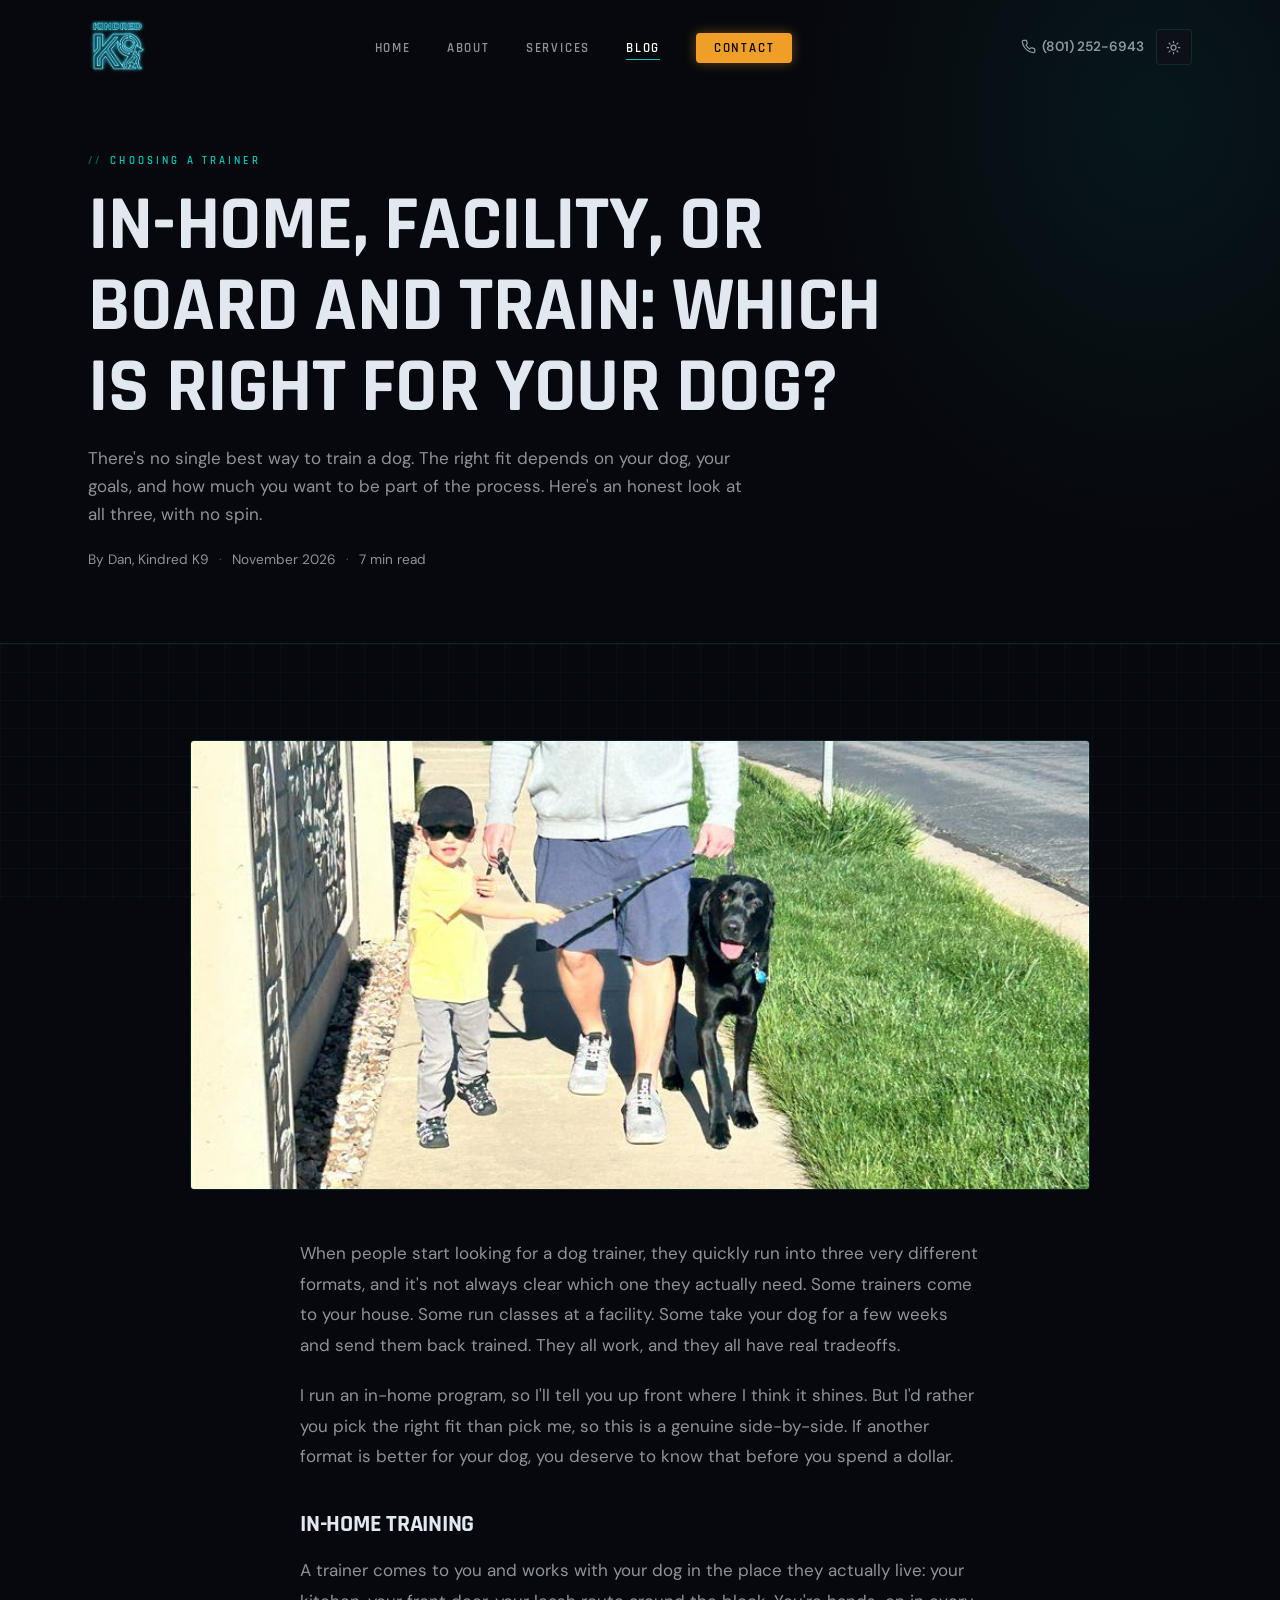
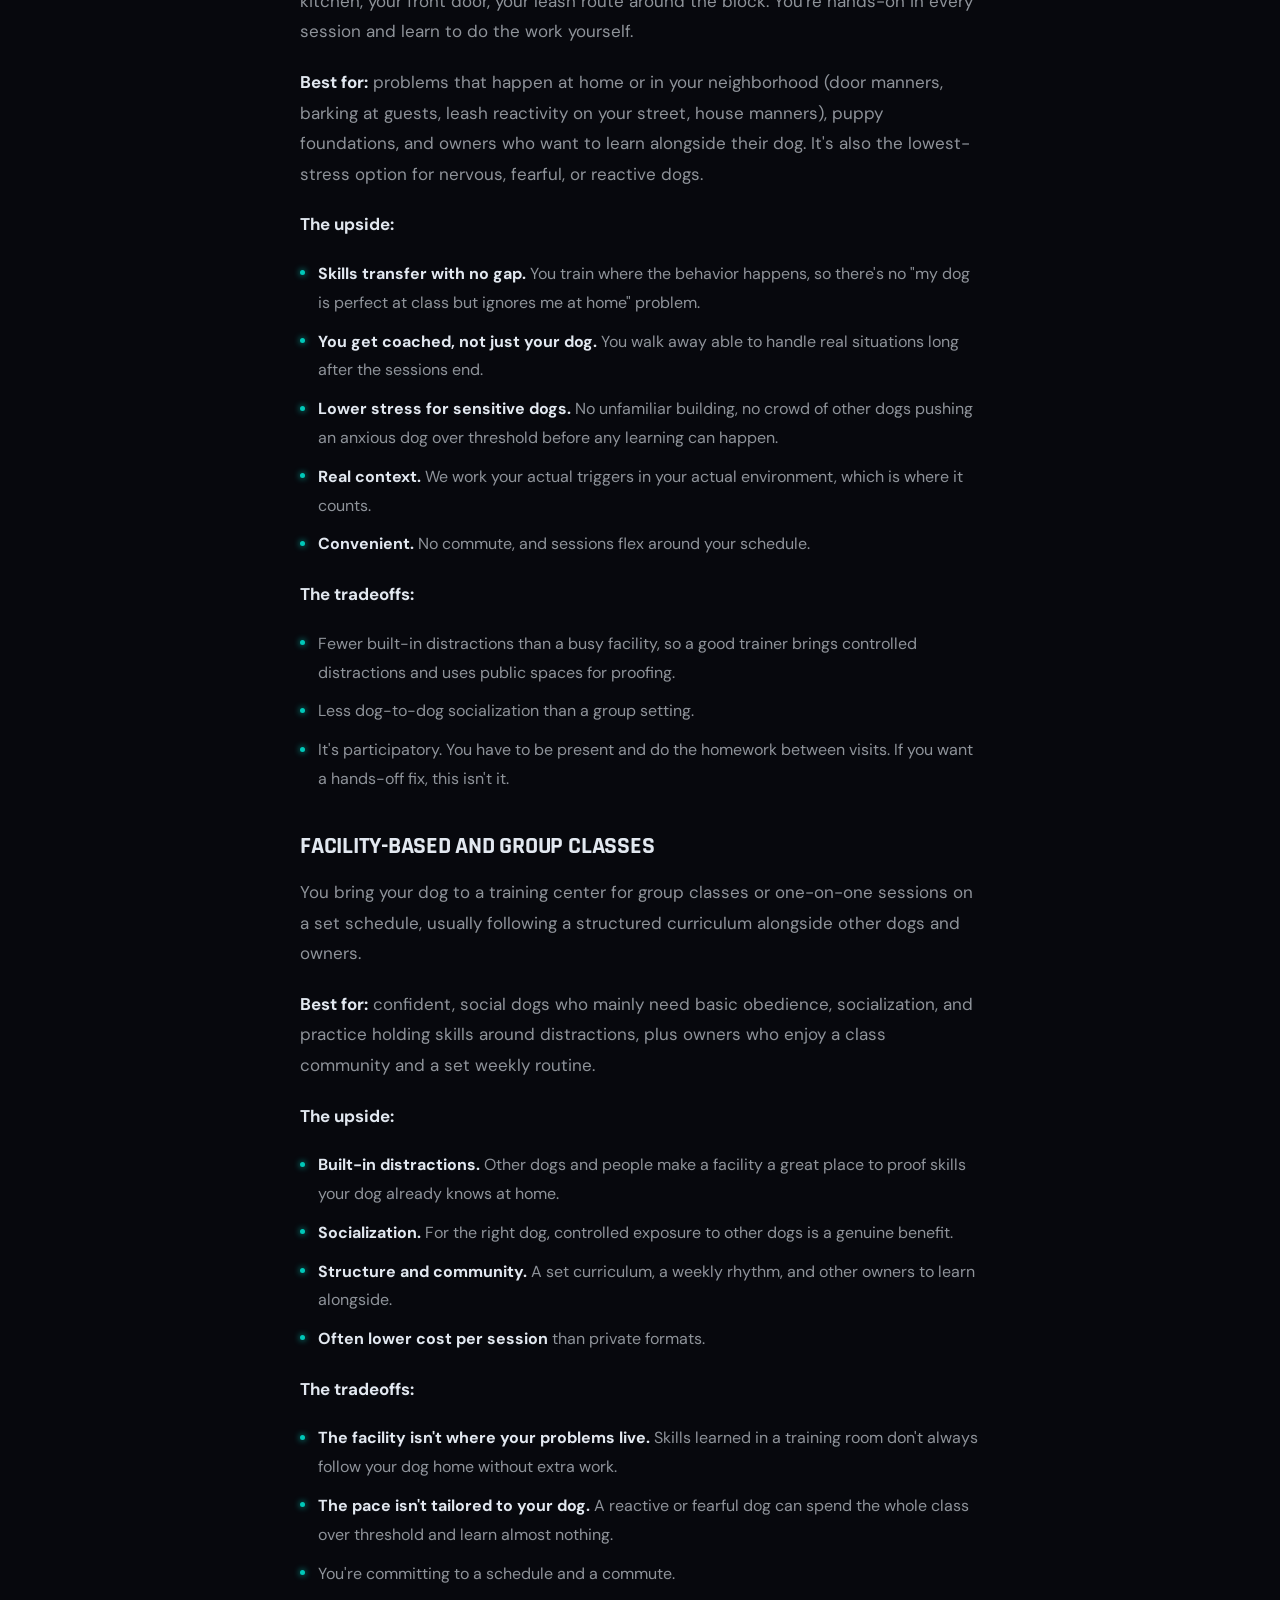
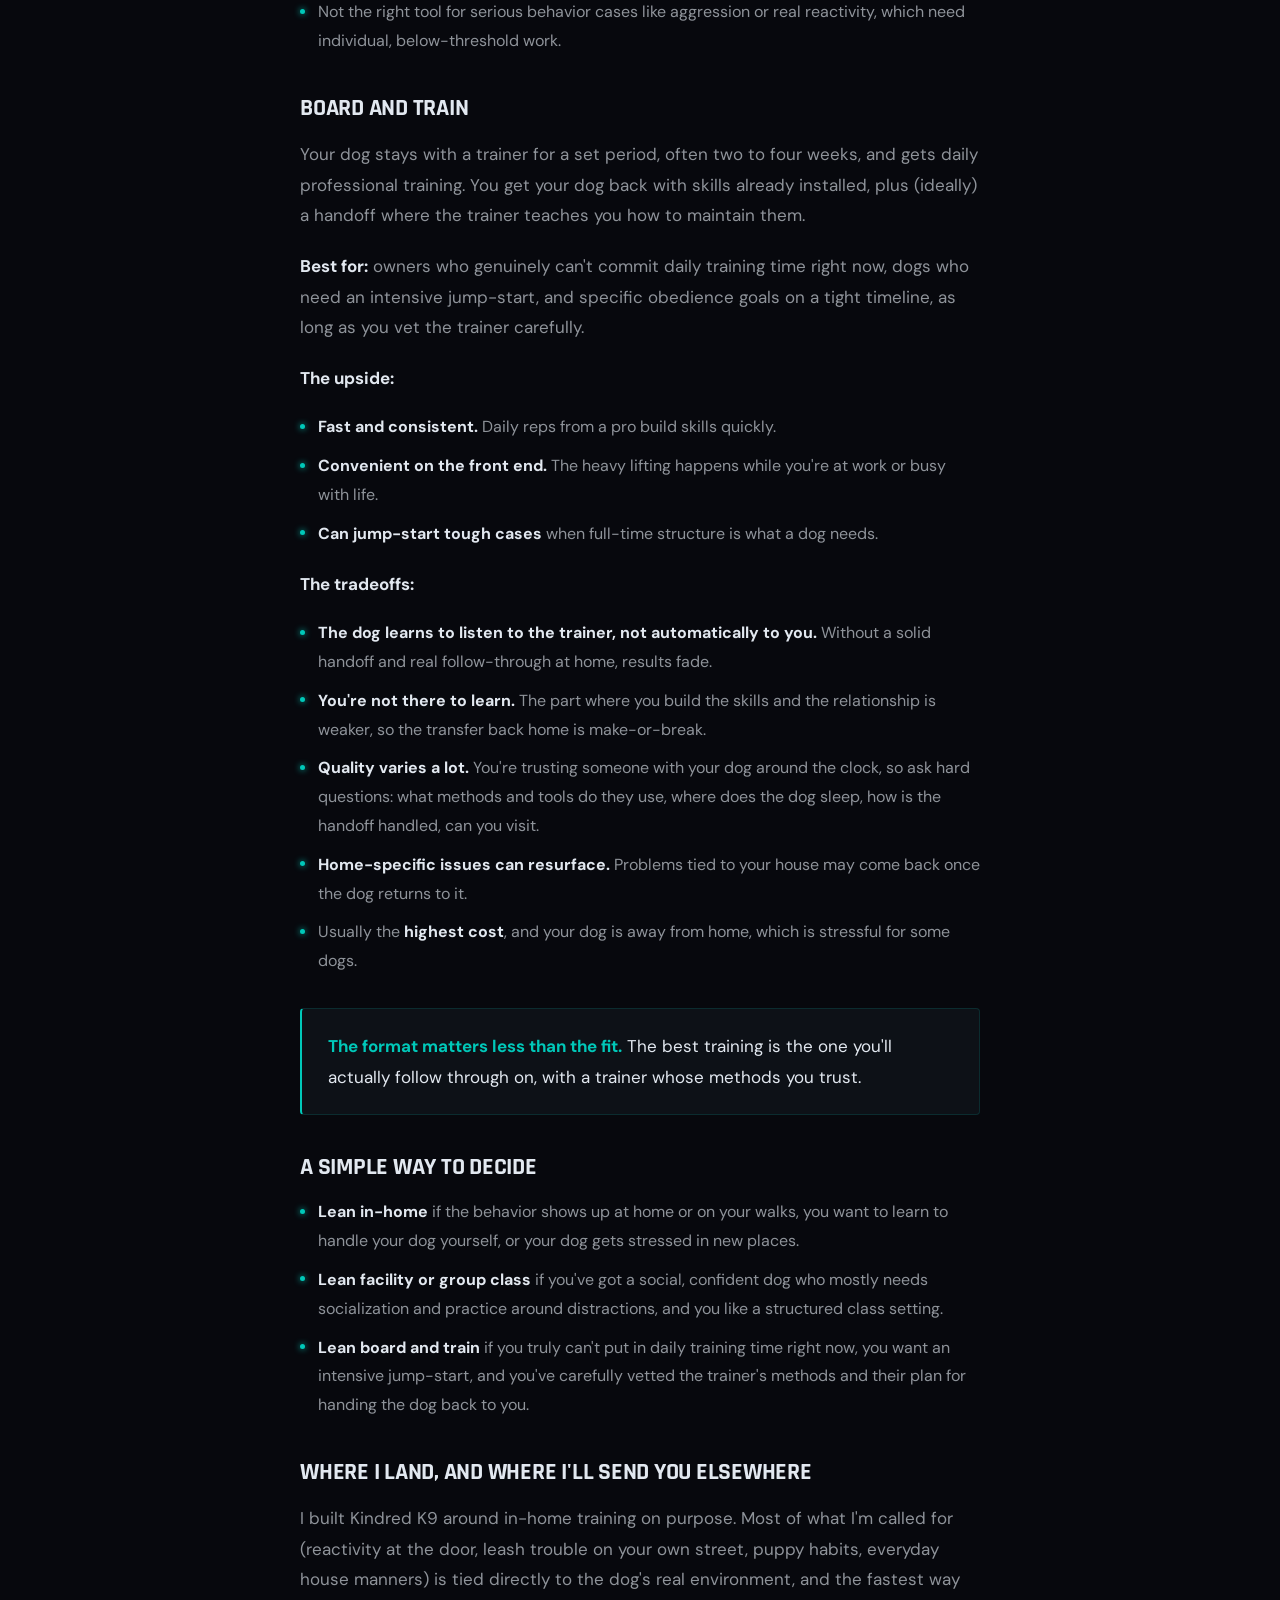
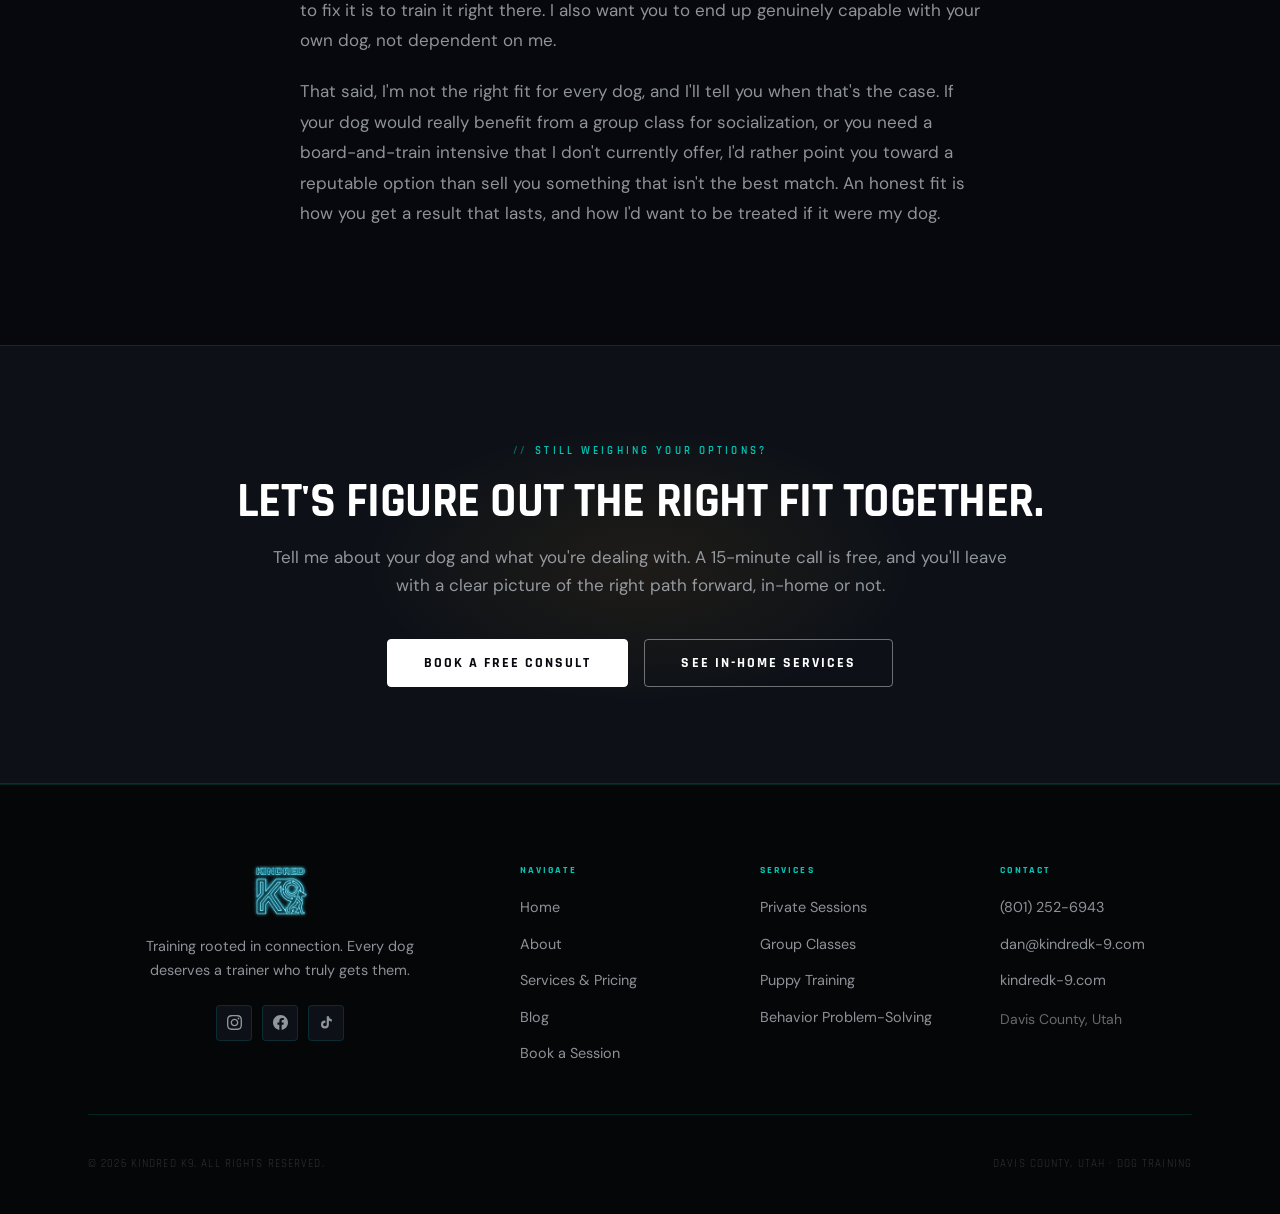
<file: in-home-vs-facility-vs-board-and-train.html>
<!DOCTYPE html>
<html lang="en">
<head>
  <meta charset="UTF-8">
  <meta name="viewport" content="width=device-width, initial-scale=1.0">
  <title>In-Home vs. Facility vs. Board &amp; Train: Which Is Right for You? | Kindred K9</title>
  <meta name="description" content="In-home, facility-based, or board-and-train dog training? Here's an honest, side-by-side look at the pros and cons of each, so you can pick the right fit for your dog.">
  <link rel="canonical" href="https://kindredk-9.com/in-home-vs-facility-vs-board-and-train.html">
  <link rel="icon" href="img/kindred-neon-mark.png?v=2" type="image/png">
  <link rel="apple-touch-icon" href="img/kindred-neon-mark.png?v=2">
  <meta property="og:type" content="article">
  <meta property="og:site_name" content="Kindred K9">
  <meta property="og:title" content="In-Home vs. Facility vs. Board &amp; Train: Which Is Right for You? | Kindred K9">
  <meta property="og:description" content="In-home, facility-based, or board-and-train dog training? Here's an honest, side-by-side look at the pros and cons of each, so you can pick the right fit for your dog.">
  <meta property="og:url" content="https://kindredk-9.com/in-home-vs-facility-vs-board-and-train.html">
  <meta property="og:image" content="https://kindredk-9.com/img/hero-family-walk.jpg">
  <meta name="twitter:card" content="summary_large_image">
  <meta name="twitter:title" content="In-Home vs. Facility vs. Board &amp; Train: Which Is Right for You? | Kindred K9">
  <meta name="twitter:description" content="In-home, facility-based, or board-and-train dog training? Here's an honest, side-by-side look at the pros and cons of each, so you can pick the right fit for your dog.">
  <meta name="twitter:image" content="https://kindredk-9.com/img/hero-family-walk.jpg">

  <!-- Google tag (gtag.js) -->
  <script async src="https://www.googletagmanager.com/gtag/js?id=G-ET8DY32BQW"></script>
  <script>
    window.dataLayer = window.dataLayer || [];
    function gtag(){dataLayer.push(arguments);}
    gtag('js', new Date());
    gtag('config', 'G-ET8DY32BQW');
  </script>

  <link rel="preconnect" href="https://fonts.googleapis.com">
  <link rel="preconnect" href="https://fonts.gstatic.com" crossorigin>
  <link href="https://fonts.googleapis.com/css2?family=Rajdhani:wght@400;500;600;700&family=DM+Sans:wght@300;400;500;600&display=swap" rel="stylesheet">
  <link rel="stylesheet" href="css/styles.css?v=4">
  <script src="js/theme.js"></script>
  <script type="application/ld+json">
  {
    "@context": "https://schema.org",
    "@type": "BlogPosting",
    "headline": "In-home, facility, or board and train: which is right for your dog?",
    "description": "In-home, facility-based, or board-and-train dog training? Here's an honest, side-by-side look at the pros and cons of each, so you can pick the right fit for your dog.",
    "image": "https://kindredk-9.com/img/hero-family-walk.jpg",
    "author": {"@type": "Person", "name": "Dan", "url": "https://kindredk-9.com/about.html"},
    "publisher": {
      "@type": "Organization",
      "name": "Kindred K9",
      "logo": {"@type": "ImageObject", "url": "https://kindredk-9.com/img/kindred-neon-lockup.png"}
    },
    "datePublished": "2026-11-23",
    "mainEntityOfPage": "https://kindredk-9.com/in-home-vs-facility-vs-board-and-train.html"
  }
  </script>
  <script type="application/ld+json">
  {
    "@context": "https://schema.org",
    "@type": "BreadcrumbList",
    "itemListElement": [
      {"@type": "ListItem", "position": 1, "name": "Home", "item": "https://kindredk-9.com/"},
      {"@type": "ListItem", "position": 2, "name": "Blog", "item": "https://kindredk-9.com/blog.html"},
      {"@type": "ListItem", "position": 3, "name": "In-Home vs. Facility vs. Board & Train", "item": "https://kindredk-9.com/in-home-vs-facility-vs-board-and-train.html"}
    ]
  }
  </script>
</head>
<body class="grid-bg">

  <!-- ── Navigation ─────────────────────────────── -->
  <nav class="site-nav" aria-label="Main navigation">
    <div class="nav-inner">
      <a href="index.html" class="nav-logo" aria-label="Kindred K9 home">
        <img src="img/kindred-neon-lockup.png?v=2" alt="Kindred K9" class="nav-logo-lockup">
      </a>
      <ul class="nav-links" role="list">
        <li><a href="index.html">Home</a></li>
        <li><a href="about.html">About</a></li>
        <li><a href="services.html">Services</a></li>
        <li><a href="blog.html" class="active">Blog</a></li>
        <li><a href="contact.html" class="nav-cta">Contact</a></li>
      </ul>
      <div class="nav-actions">
        <a href="tel:+18012526943" class="nav-phone-link" aria-label="Call Kindred K9 at (801) 252-6943">
          <svg viewBox="0 0 24 24" fill="none" stroke="currentColor" stroke-width="2" aria-hidden="true"><path d="M22 16.92v3a2 2 0 01-2.18 2 19.79 19.79 0 01-8.63-3.07 19.5 19.5 0 01-6-6 19.79 19.79 0 01-3.07-8.67A2 2 0 014.11 2h3a2 2 0 012 1.72c.127.96.361 1.903.7 2.81a2 2 0 01-.45 2.11L8.09 9.91a16 16 0 006 6l1.27-1.27a2 2 0 012.11-.45c.907.339 1.85.573 2.81.7A2 2 0 0122 16.92z"/></svg>
          (801) 252-6943
        </a>
        <button class="theme-toggle" aria-label="Switch to light mode">
          <svg class="icon-sun" xmlns="http://www.w3.org/2000/svg" viewBox="0 0 24 24" fill="none" stroke="currentColor" stroke-width="2" stroke-linecap="round" stroke-linejoin="round" aria-hidden="true">
            <circle cx="12" cy="12" r="4"/>
            <path d="M12 2v2M12 20v2M4.93 4.93l1.41 1.41M17.66 17.66l1.41 1.41M2 12h2M20 12h2M6.34 17.66l-1.41 1.41M19.07 4.93l-1.41 1.41"/>
          </svg>
          <svg class="icon-moon" xmlns="http://www.w3.org/2000/svg" viewBox="0 0 24 24" fill="none" stroke="currentColor" stroke-width="2" stroke-linecap="round" stroke-linejoin="round" aria-hidden="true">
            <path d="M21 12.79A9 9 0 1 1 11.21 3 7 7 0 0 0 21 12.79z"/>
          </svg>
        </button>
        <button class="nav-toggle" aria-label="Open menu" aria-expanded="false">
          <span></span><span></span><span></span>
        </button>
      </div>
    </div>
  </nav>

  <!-- ── Mobile Overlay ─────────────────────────── -->
  <div class="nav-overlay" role="dialog" aria-modal="true" aria-label="Navigation menu">
    <div class="nav-overlay-top">
      <a href="index.html" class="nav-logo">
        <img src="img/kindred-neon-lockup.png?v=2" alt="Kindred K9" class="nav-logo-lockup">
      </a>
      <button class="nav-overlay-close" aria-label="Close menu">&#x2715;</button>
    </div>
    <nav class="nav-overlay-links" aria-label="Mobile navigation">
      <a href="index.html">Home</a>
      <a href="about.html">About</a>
      <a href="services.html">Services</a>
      <a href="blog.html">Blog</a>
    </nav>
    <div class="nav-overlay-cta">
      <a href="tel:+18012526943" class="btn btn-primary btn-lg" style="width:100%;justify-content:center;margin-bottom:0.75rem">Call (801) 252-6943</a>
      <a href="contact.html" class="btn btn-secondary btn-lg" style="width:100%;justify-content:center">Contact</a>
    </div>
    <div class="nav-overlay-extra">
      <div class="nav-overlay-rating">
        <span class="nav-overlay-stars" aria-hidden="true">★★★★★</span>
        <span>5.0 on Google</span>
      </div>
      <div class="nav-overlay-social">
        <a href="https://instagram.com/kindredk9" target="_blank" rel="noopener" aria-label="Instagram">
          <svg viewBox="0 0 24 24" fill="currentColor" aria-hidden="true"><path d="M12 2.163c3.204 0 3.584.012 4.85.07 3.252.148 4.771 1.691 4.919 4.919.058 1.265.069 1.645.069 4.849 0 3.205-.012 3.584-.069 4.849-.149 3.225-1.664 4.771-4.919 4.919-1.266.058-1.644.07-4.85.07-3.204 0-3.584-.012-4.849-.07-3.26-.149-4.771-1.699-4.919-4.92-.058-1.265-.07-1.644-.07-4.849 0-3.204.013-3.583.07-4.849.149-3.227 1.664-4.771 4.919-4.919 1.266-.057 1.645-.069 4.849-.069zm0-2.163c-3.259 0-3.667.014-4.947.072-4.358.2-6.78 2.618-6.98 6.98-.059 1.281-.073 1.689-.073 4.948 0 3.259.014 3.668.072 4.948.2 4.358 2.618 6.78 6.98 6.98 1.281.058 1.689.072 4.948.072 3.259 0 3.668-.014 4.948-.072 4.354-.2 6.782-2.618 6.979-6.98.059-1.28.073-1.689.073-4.948 0-3.259-.014-3.667-.072-4.947-.196-4.354-2.617-6.78-6.979-6.98-1.281-.059-1.69-.073-4.949-.073zm0 5.838c-3.403 0-6.162 2.759-6.162 6.162s2.759 6.163 6.162 6.163 6.162-2.759 6.162-6.163c0-3.403-2.759-6.162-6.162-6.162zm0 10.162c-2.209 0-4-1.79-4-4 0-2.209 1.791-4 4-4s4 1.791 4 4c0 2.21-1.791 4-4 4zm6.406-11.845c-.796 0-1.441.645-1.441 1.44s.645 1.44 1.441 1.44c.795 0 1.439-.645 1.439-1.44s-.644-1.44-1.439-1.44z"/></svg>
        </a>
        <a href="https://facebook.com/kindredk9" target="_blank" rel="noopener" aria-label="Facebook">
          <svg viewBox="0 0 24 24" fill="currentColor" aria-hidden="true"><path d="M24 12.073c0-6.627-5.373-12-12-12s-12 5.373-12 12c0 5.99 4.388 10.954 10.125 11.854v-8.385H7.078v-3.47h3.047V9.43c0-3.007 1.792-4.669 4.533-4.669 1.312 0 2.686.235 2.686.235v2.953H15.83c-1.491 0-1.956.925-1.956 1.874v2.25h3.328l-.532 3.47h-2.796v8.385C19.612 23.027 24 18.062 24 12.073z"/></svg>
        </a>
        <a href="https://tiktok.com/@kindredk9" target="_blank" rel="noopener" aria-label="TikTok">
          <svg viewBox="0 0 24 24" fill="currentColor" aria-hidden="true"><path d="M19.59 6.69a4.83 4.83 0 01-3.77-4.25V2h-3.45v13.67a2.89 2.89 0 01-2.88 2.5 2.89 2.89 0 01-2.89-2.89 2.89 2.89 0 012.89-2.89c.28 0 .54.04.79.1V9.01a6.33 6.33 0 00-.79-.05 6.34 6.34 0 00-6.34 6.34 6.34 6.34 0 006.34 6.34 6.34 6.34 0 006.33-6.34V8.69a8.27 8.27 0 004.84 1.56V6.79a4.85 4.85 0 01-1.07-.1z"/></svg>
        </a>
      </div>
      <p class="nav-overlay-area">Serving Davis County &amp; surrounding areas</p>
    </div>
  </div>

  <main>

    <!-- ── Page Hero ──────────────────────────────── -->
    <section class="page-hero" aria-label="In-home vs. facility vs. board and train dog training">
      <div class="container">
        <span class="eyebrow">Choosing a Trainer</span>
        <h1>In-home, facility, or board and train: which is right for your dog?</h1>
        <p>There's no single best way to train a dog. The right fit depends on your dog, your goals, and how much you want to be part of the process. Here's an honest look at all three, with no spin.</p>
        <div class="article-meta">
          <span>By Dan, Kindred K9</span>
          <span class="article-meta-sep">&middot;</span>
          <span>November 2026</span>
          <span class="article-meta-sep">&middot;</span>
          <span>7 min read</span>
        </div>
      </div>
    </section>

    <!-- ── Article Body ───────────────────────────── -->
    <section class="section">
      <div class="container">

        <div class="article-feature-img" data-animate>
          <img src="img/hero-family-walk.jpg" alt="A family walking their dog together on a neighborhood street">
        </div>

        <div class="article-body" data-animate style="margin-top:3rem">

          <p>
            When people start looking for a dog trainer, they quickly run into three very different formats, and
            it's not always clear which one they actually need. Some trainers come to your house. Some run classes
            at a facility. Some take your dog for a few weeks and send them back trained. They all work, and they
            all have real tradeoffs.
          </p>
          <p>
            I run an in-home program, so I'll tell you up front where I think it shines. But I'd rather you pick
            the right fit than pick me, so this is a genuine side-by-side. If another format is better for your
            dog, you deserve to know that before you spend a dollar.
          </p>

          <h2>In-home training</h2>
          <p>
            A trainer comes to you and works with your dog in the place they actually live: your kitchen, your
            front door, your leash route around the block. You're hands-on in every session and learn to do the
            work yourself.
          </p>
          <p><strong>Best for:</strong> problems that happen at home or in your neighborhood (door manners, barking at guests, leash reactivity on your street, house manners), puppy foundations, and owners who want to learn alongside their dog. It's also the lowest-stress option for nervous, fearful, or reactive dogs.</p>
          <p><strong>The upside:</strong></p>
          <ul>
            <li><strong>Skills transfer with no gap.</strong> You train where the behavior happens, so there's no "my dog is perfect at class but ignores me at home" problem.</li>
            <li><strong>You get coached, not just your dog.</strong> You walk away able to handle real situations long after the sessions end.</li>
            <li><strong>Lower stress for sensitive dogs.</strong> No unfamiliar building, no crowd of other dogs pushing an anxious dog over threshold before any learning can happen.</li>
            <li><strong>Real context.</strong> We work your actual triggers in your actual environment, which is where it counts.</li>
            <li><strong>Convenient.</strong> No commute, and sessions flex around your schedule.</li>
          </ul>
          <p><strong>The tradeoffs:</strong></p>
          <ul>
            <li>Fewer built-in distractions than a busy facility, so a good trainer brings controlled distractions and uses public spaces for proofing.</li>
            <li>Less dog-to-dog socialization than a group setting.</li>
            <li>It's participatory. You have to be present and do the homework between visits. If you want a hands-off fix, this isn't it.</li>
          </ul>

          <h2>Facility-based and group classes</h2>
          <p>
            You bring your dog to a training center for group classes or one-on-one sessions on a set schedule,
            usually following a structured curriculum alongside other dogs and owners.
          </p>
          <p><strong>Best for:</strong> confident, social dogs who mainly need basic obedience, socialization, and practice holding skills around distractions, plus owners who enjoy a class community and a set weekly routine.</p>
          <p><strong>The upside:</strong></p>
          <ul>
            <li><strong>Built-in distractions.</strong> Other dogs and people make a facility a great place to proof skills your dog already knows at home.</li>
            <li><strong>Socialization.</strong> For the right dog, controlled exposure to other dogs is a genuine benefit.</li>
            <li><strong>Structure and community.</strong> A set curriculum, a weekly rhythm, and other owners to learn alongside.</li>
            <li><strong>Often lower cost per session</strong> than private formats.</li>
          </ul>
          <p><strong>The tradeoffs:</strong></p>
          <ul>
            <li><strong>The facility isn't where your problems live.</strong> Skills learned in a training room don't always follow your dog home without extra work.</li>
            <li><strong>The pace isn't tailored to your dog.</strong> A reactive or fearful dog can spend the whole class over threshold and learn almost nothing.</li>
            <li>You're committing to a schedule and a commute.</li>
            <li>Not the right tool for serious behavior cases like aggression or real reactivity, which need individual, below-threshold work.</li>
          </ul>

          <h2>Board and train</h2>
          <p>
            Your dog stays with a trainer for a set period, often two to four weeks, and gets daily professional
            training. You get your dog back with skills already installed, plus (ideally) a handoff where the
            trainer teaches you how to maintain them.
          </p>
          <p><strong>Best for:</strong> owners who genuinely can't commit daily training time right now, dogs who need an intensive jump-start, and specific obedience goals on a tight timeline, as long as you vet the trainer carefully.</p>
          <p><strong>The upside:</strong></p>
          <ul>
            <li><strong>Fast and consistent.</strong> Daily reps from a pro build skills quickly.</li>
            <li><strong>Convenient on the front end.</strong> The heavy lifting happens while you're at work or busy with life.</li>
            <li><strong>Can jump-start tough cases</strong> when full-time structure is what a dog needs.</li>
          </ul>
          <p><strong>The tradeoffs:</strong></p>
          <ul>
            <li><strong>The dog learns to listen to the trainer, not automatically to you.</strong> Without a solid handoff and real follow-through at home, results fade.</li>
            <li><strong>You're not there to learn.</strong> The part where you build the skills and the relationship is weaker, so the transfer back home is make-or-break.</li>
            <li><strong>Quality varies a lot.</strong> You're trusting someone with your dog around the clock, so ask hard questions: what methods and tools do they use, where does the dog sleep, how is the handoff handled, can you visit.</li>
            <li><strong>Home-specific issues can resurface.</strong> Problems tied to your house may come back once the dog returns to it.</li>
            <li>Usually the <strong>highest cost</strong>, and your dog is away from home, which is stressful for some dogs.</li>
          </ul>

          <div class="article-callout">
            <p><strong>The format matters less than the fit.</strong> The best training is the one you'll actually follow through on, with a trainer whose methods you trust.</p>
          </div>

          <h2>A simple way to decide</h2>
          <ul>
            <li><strong>Lean in-home</strong> if the behavior shows up at home or on your walks, you want to learn to handle your dog yourself, or your dog gets stressed in new places.</li>
            <li><strong>Lean facility or group class</strong> if you've got a social, confident dog who mostly needs socialization and practice around distractions, and you like a structured class setting.</li>
            <li><strong>Lean board and train</strong> if you truly can't put in daily training time right now, you want an intensive jump-start, and you've carefully vetted the trainer's methods and their plan for handing the dog back to you.</li>
          </ul>

          <h2>Where I land, and where I'll send you elsewhere</h2>
          <p>
            I built Kindred K9 around in-home training on purpose. Most of what I'm called for (reactivity at the
            door, leash trouble on your own street, puppy habits, everyday house manners) is tied directly to the
            dog's real environment, and the fastest way to fix it is to train it right there. I also want you to
            end up genuinely capable with your own dog, not dependent on me.
          </p>
          <p>
            That said, I'm not the right fit for every dog, and I'll tell you when that's the case. If your dog
            would really benefit from a group class for socialization, or you need a board-and-train intensive
            that I don't currently offer, I'd rather point you toward a reputable option than sell you something
            that isn't the best match. An honest fit is how you get a result that lasts, and how I'd want to be
            treated if it were my dog.
          </p>

        </div>

      </div>
    </section>

    <!-- ── CTA Banner ─────────────────────────────── -->
    <section class="cta-banner" aria-labelledby="cta-heading">
      <div class="container">
        <span class="eyebrow eyebrow--light" data-animate>Still weighing your options?</span>
        <h2 id="cta-heading" data-animate>Let's figure out the right fit together.</h2>
        <p data-animate>
          Tell me about your dog and what you're dealing with. A 15-minute call is free, and you'll leave with
          a clear picture of the right path forward, in-home or not.
        </p>
        <div class="btn-group" style="justify-content:center" data-animate>
          <a href="contact.html?service=consult" class="btn btn-white btn-lg">Book a Free Consult</a>
          <a href="services.html" class="btn btn-outline-white btn-lg">See In-Home Services</a>
        </div>
      </div>
    </section>

  </main>

  <!-- ── Footer ─────────────────────────────────── -->
  <footer class="site-footer">
    <div class="container">
      <div class="footer-grid">
        <div class="footer-brand">
          <a href="index.html" class="nav-logo">
            <img src="img/kindred-neon-lockup.png?v=2" alt="Kindred K9" class="nav-logo-lockup">
          </a>
          <p>Training rooted in connection. Every dog deserves a trainer who truly gets them.</p>
          <div class="footer-social">
            <a href="https://instagram.com/kindredk9" target="_blank" rel="noopener" aria-label="Instagram">
              <svg viewBox="0 0 24 24" fill="currentColor" aria-hidden="true"><path d="M12 2.163c3.204 0 3.584.012 4.85.07 3.252.148 4.771 1.691 4.919 4.919.058 1.265.069 1.645.069 4.849 0 3.205-.012 3.584-.069 4.849-.149 3.225-1.664 4.771-4.919 4.919-1.266.058-1.644.07-4.85.07-3.204 0-3.584-.012-4.849-.07-3.26-.149-4.771-1.699-4.919-4.92-.058-1.265-.07-1.644-.07-4.849 0-3.204.013-3.583.07-4.849.149-3.227 1.664-4.771 4.919-4.919 1.266-.057 1.645-.069 4.849-.069zm0-2.163c-3.259 0-3.667.014-4.947.072-4.358.2-6.78 2.618-6.98 6.98-.059 1.281-.073 1.689-.073 4.948 0 3.259.014 3.668.072 4.948.2 4.358 2.618 6.78 6.98 6.98 1.281.058 1.689.072 4.948.072 3.259 0 3.668-.014 4.948-.072 4.354-.2 6.782-2.618 6.979-6.98.059-1.28.073-1.689.073-4.948 0-3.259-.014-3.667-.072-4.947-.196-4.354-2.617-6.78-6.979-6.98-1.281-.059-1.69-.073-4.949-.073zm0 5.838c-3.403 0-6.162 2.759-6.162 6.162s2.759 6.163 6.162 6.163 6.162-2.759 6.162-6.163c0-3.403-2.759-6.162-6.162-6.162zm0 10.162c-2.209 0-4-1.79-4-4 0-2.209 1.791-4 4-4s4 1.791 4 4c0 2.21-1.791 4-4 4zm6.406-11.845c-.796 0-1.441.645-1.441 1.44s.645 1.44 1.441 1.44c.795 0 1.439-.645 1.439-1.44s-.644-1.44-1.439-1.44z"/></svg>
            </a>
            <a href="https://facebook.com/kindredk9" target="_blank" rel="noopener" aria-label="Facebook">
              <svg viewBox="0 0 24 24" fill="currentColor" aria-hidden="true"><path d="M24 12.073c0-6.627-5.373-12-12-12s-12 5.373-12 12c0 5.99 4.388 10.954 10.125 11.854v-8.385H7.078v-3.47h3.047V9.43c0-3.007 1.792-4.669 4.533-4.669 1.312 0 2.686.235 2.686.235v2.953H15.83c-1.491 0-1.956.925-1.956 1.874v2.25h3.328l-.532 3.47h-2.796v8.385C19.612 23.027 24 18.062 24 12.073z"/></svg>
            </a>
            <a href="https://tiktok.com/@kindredk9" target="_blank" rel="noopener" aria-label="TikTok">
              <svg viewBox="0 0 24 24" fill="currentColor" aria-hidden="true"><path d="M19.59 6.69a4.83 4.83 0 01-3.77-4.25V2h-3.45v13.67a2.89 2.89 0 01-2.88 2.5 2.89 2.89 0 01-2.89-2.89 2.89 2.89 0 012.89-2.89c.28 0 .54.04.79.1V9.01a6.33 6.33 0 00-.79-.05 6.34 6.34 0 00-6.34 6.34 6.34 6.34 0 006.34 6.34 6.34 6.34 0 006.33-6.34V8.69a8.27 8.27 0 004.84 1.56V6.79a4.85 4.85 0 01-1.07-.1z"/></svg>
            </a>
          </div>
        </div>

        <div class="footer-col">
          <h4>Navigate</h4>
          <ul>
            <li><a href="index.html">Home</a></li>
            <li><a href="about.html">About</a></li>
            <li><a href="services.html">Services &amp; Pricing</a></li>
            <li><a href="blog.html">Blog</a></li>
            <li><a href="contact.html">Book a Session</a></li>
          </ul>
        </div>

        <div class="footer-col">
          <h4>Services</h4>
          <ul>
            <li><a href="services.html">Private Sessions</a></li>
            <li><a href="services.html">Group Classes</a></li>
            <li><a href="services.html">Puppy Training</a></li>
            <li><a href="services.html">Behavior Problem-Solving</a></li>
          </ul>
        </div>

        <div class="footer-col">
          <h4>Contact</h4>
          <ul>
            <li><a href="tel:+18012526943">(801) 252-6943</a></li>
            <li><a href="mailto:dan@kindredk-9.com">dan@kindredk-9.com</a></li>
            <li><a href="contact.html">kindredk-9.com</a></li>
            <li style="color:rgba(255,255,255,0.4); font-size:0.875rem; padding-top:0.25rem">Davis County, Utah</li>
          </ul>
        </div>
      </div>

      <div class="footer-bottom">
        <p>&copy; <span data-current-year>2026</span> Kindred K9. All rights reserved.</p>
        <p>Davis County, Utah &middot; Dog Training</p>
      </div>
    </div>
  </footer>

  <script src="js/main.js"></script>
</body>
</html>
</file>
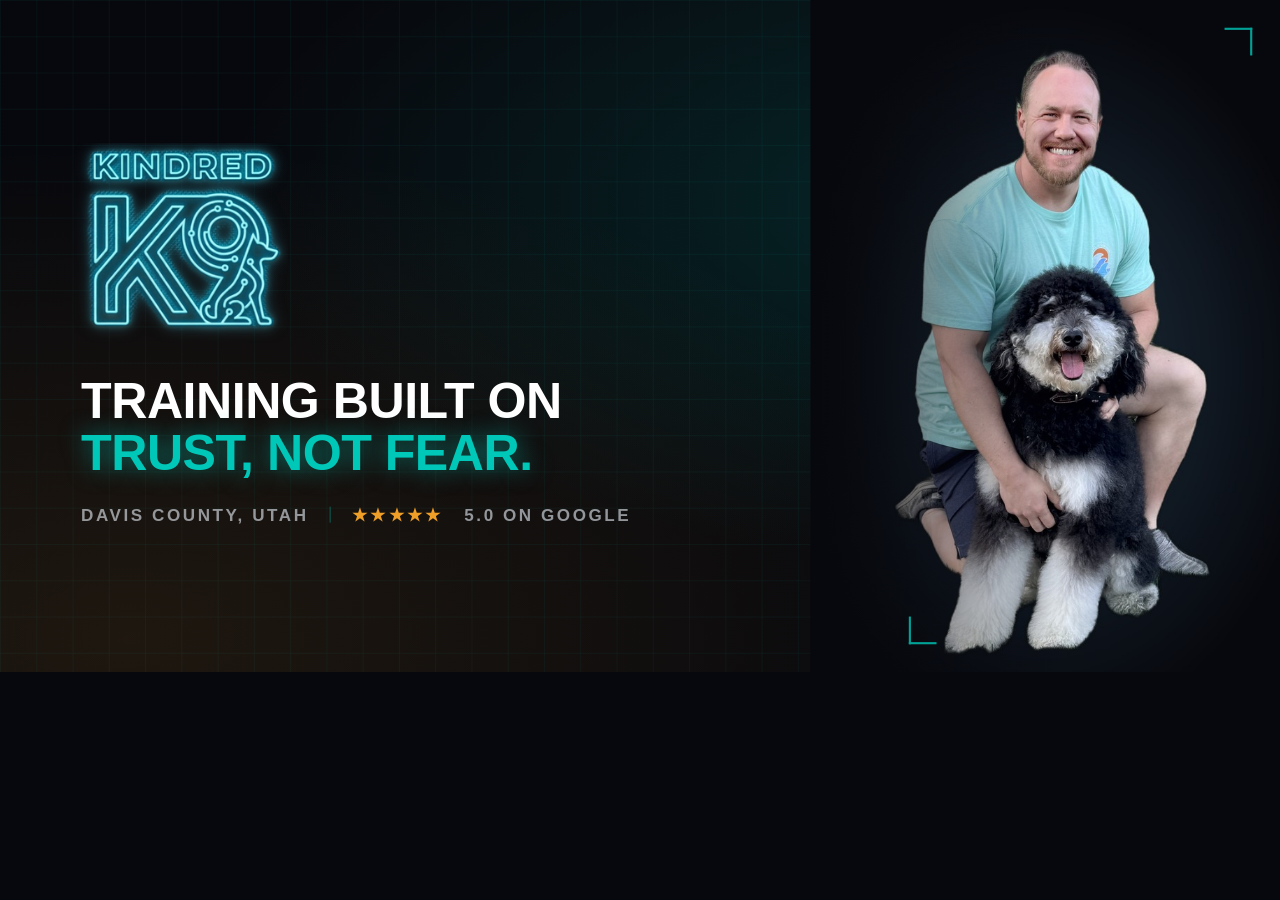
<file: og.html>
<!DOCTYPE html>
<html lang="en">
<head>
<meta charset="UTF-8">
<link rel="stylesheet" href="css/styles.css">
<style>
  * { margin: 0; box-sizing: border-box; }
  html, body { margin: 0; padding: 0; overflow: hidden; background: #07080D; }
  #fit { transform-origin: top left; }
  .og {
    position: relative; width: 1200px; height: 630px;
    background: #07080D; overflow: hidden;
    font-family: var(--font-body);
    display: flex; align-items: center;
  }
  /* blueprint grid */
  .og::before {
    content: ''; position: absolute; inset: 0;
    background-image:
      linear-gradient(rgba(0,200,185,0.05) 1px, transparent 1px),
      linear-gradient(90deg, rgba(0,200,185,0.05) 1px, transparent 1px);
    background-size: 34px 34px;
  }
  /* glow washes */
  .og::after {
    content: ''; position: absolute; inset: 0; pointer-events: none;
    background:
      radial-gradient(ellipse at 78% 30%, rgba(0,200,185,0.16) 0%, transparent 55%),
      radial-gradient(ellipse at 10% 95%, rgba(239,159,39,0.10) 0%, transparent 55%);
  }
  .left { position: relative; z-index: 2; padding: 0 0 0 76px; width: 660px; }
  .logo { height: 188px; width: auto; margin-left: -8px; margin-bottom: 30px; }
  .headline {
    font-family: var(--font-display); font-weight: 700; text-transform: uppercase;
    font-size: 47px; line-height: 1.04; letter-spacing: -0.01em; color: #fff;
    margin-bottom: 20px;
  }
  .headline em { color: var(--cyan); font-style: normal; text-shadow: 0 0 22px rgba(0,200,185,0.6); }
  .sub {
    font-family: var(--font-display); font-weight: 600; text-transform: uppercase;
    letter-spacing: 0.15em; font-size: 16px; color: rgba(226,232,240,0.62);
    display: flex; align-items: center; gap: 20px; white-space: nowrap;
  }
  .sub > span { margin: 0; }
  .sub .sep { width: 1px; height: 15px; background: rgba(0,200,185,0.4); }
  .stars { color: var(--amber); letter-spacing: 3px; font-size: 16px; }

  /* photo panel */
  .photo { position: absolute; top: 0; right: 0; width: 440px; height: 630px; z-index: 1; }
  .photo img { width: 100%; height: 100%; object-fit: cover; object-position: center top; }
  .photo::before {
    content: ''; position: absolute; inset: 0; z-index: 2;
    background: linear-gradient(90deg, #07080D 0%, rgba(7,8,13,0.5) 22%, transparent 55%);
  }
  /* corner brackets on photo */
  .br { position: absolute; width: 26px; height: 26px; border-color: var(--cyan); border-style: solid; opacity: 0.8; z-index: 3; }
  .br.tr { top: 26px; right: 26px; border-width: 2px 2px 0 0; }
  .br.bl { bottom: 26px; left: 92px; border-width: 0 0 2px 2px; }
</style>
</head>
<body>
  <div id="fit">
  <div class="og">
    <div class="photo">
      <img src="img/trainer-hero.jpg" alt="">
      <span class="br tr"></span>
      <span class="br bl"></span>
    </div>
    <div class="left">
      <img class="logo" src="img/kindred-neon-lockup.png?v=2" alt="Kindred K9">
      <h1 class="headline">Training built on<br><em>trust, not fear.</em></h1>
      <div class="sub">
        <span>Davis County, Utah</span>
        <span class="sep"></span>
        <span class="stars">★★★★★</span>
        <span>5.0 on Google</span>
      </div>
    </div>
  </div>
  </div>
  <script>
    function fit(){ var s = window.innerWidth/1200; var f=document.getElementById('fit'); f.style.transform='scale('+s+')'; document.body.style.height=(630*s)+'px'; }
    fit(); window.addEventListener('resize', fit);
  </script>
</body>
</html>
</file>
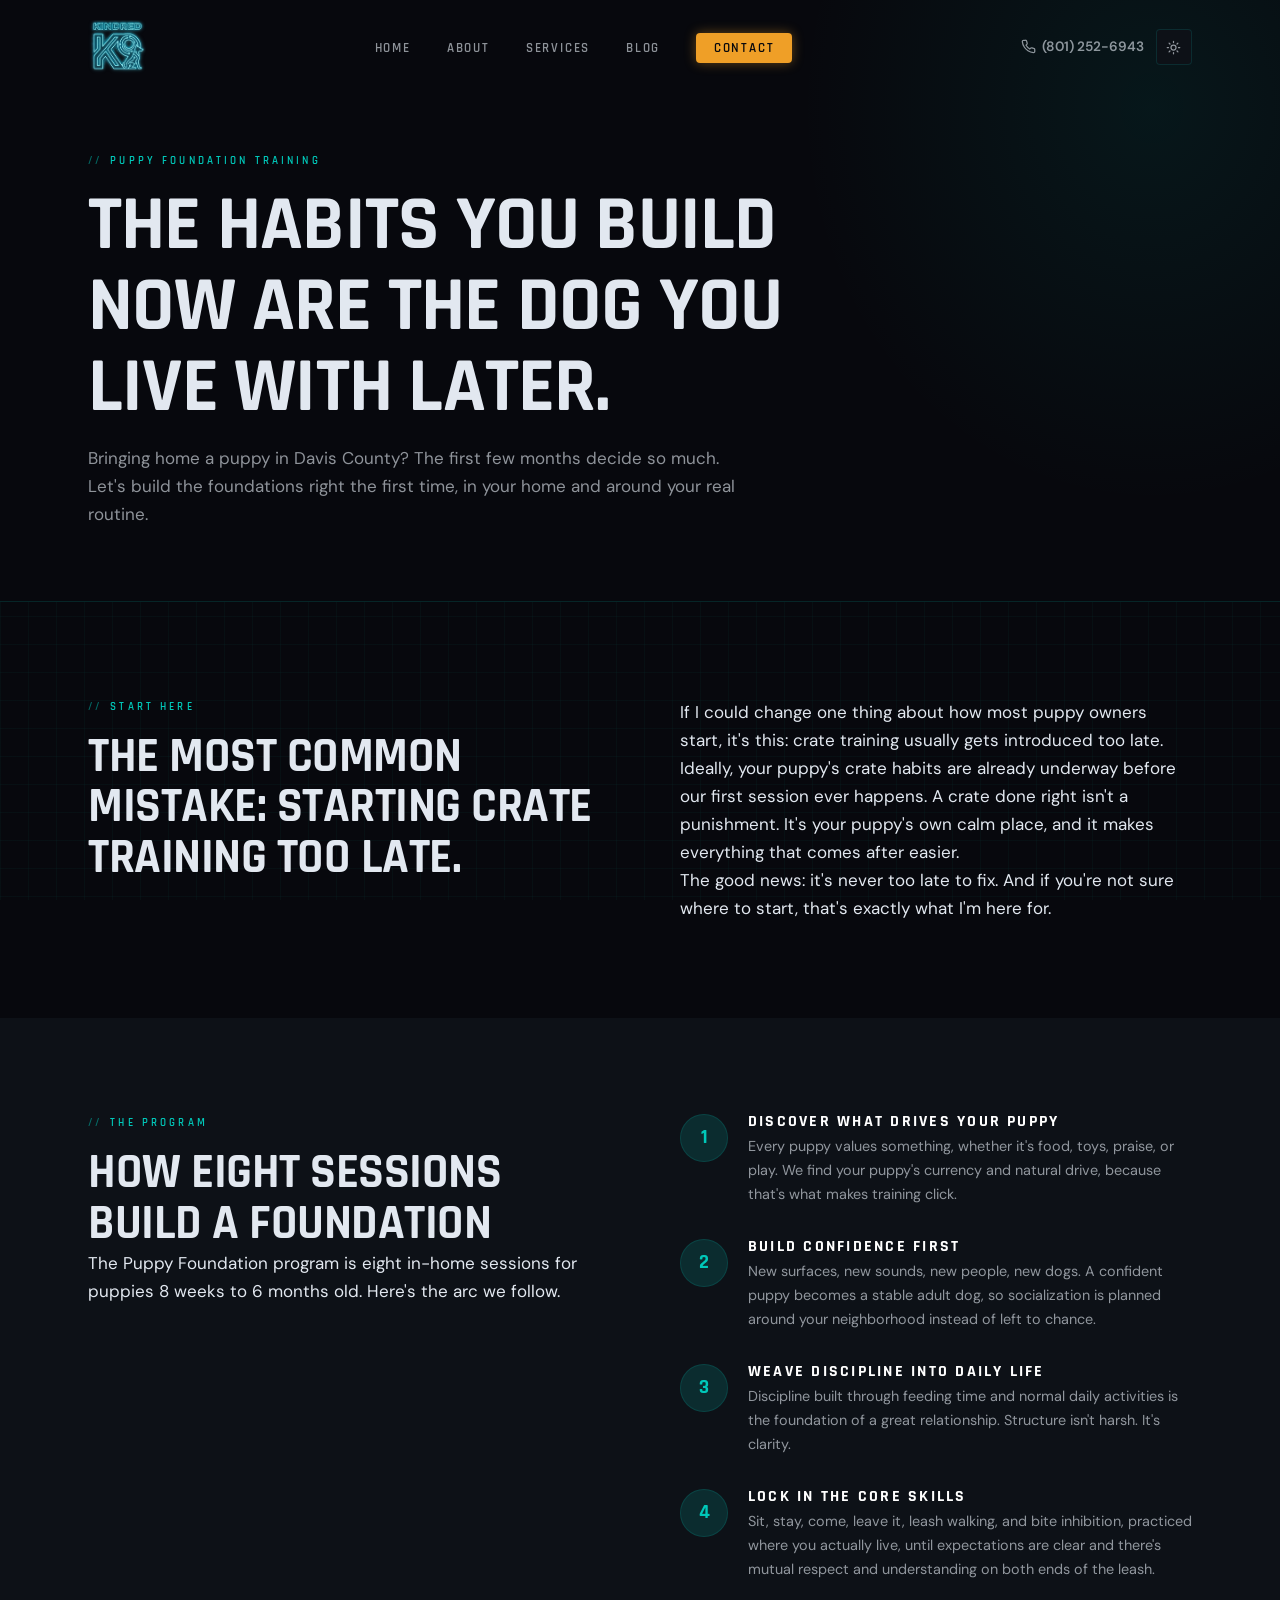
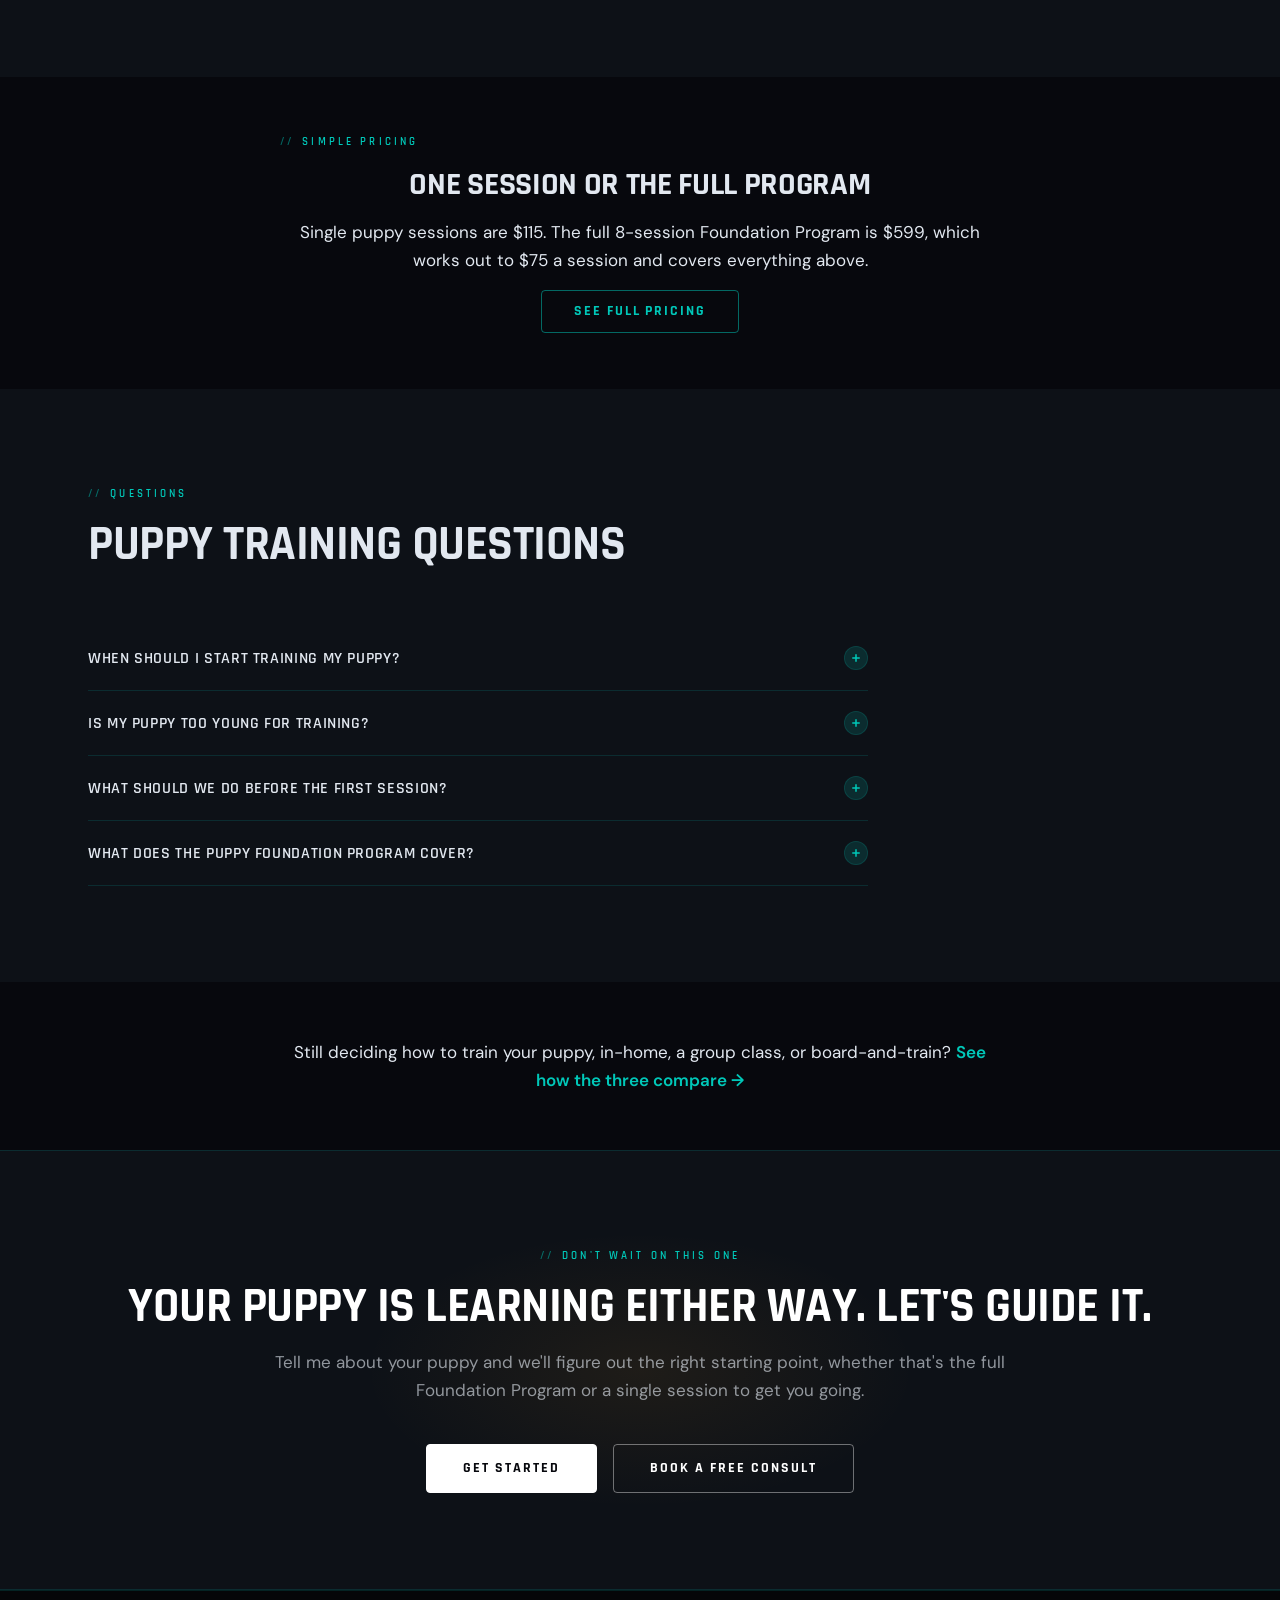
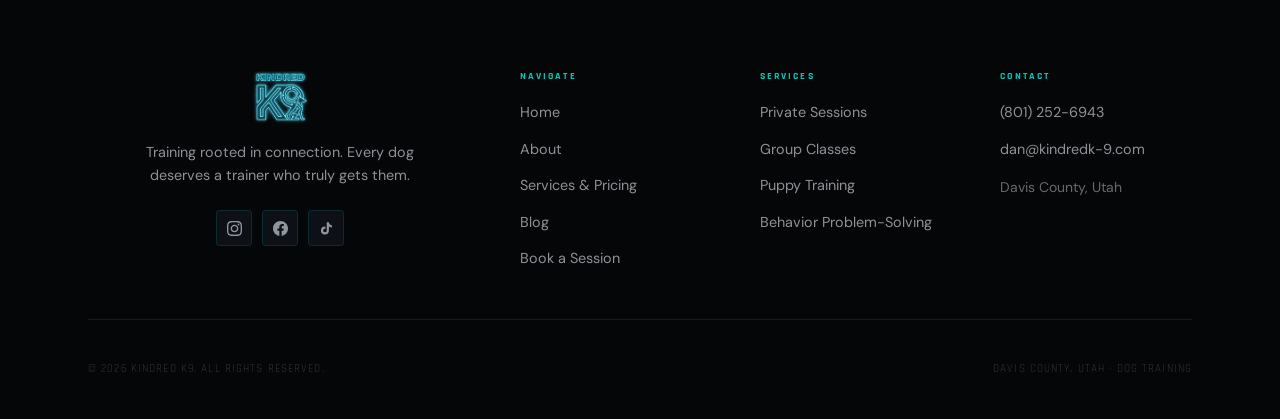
<file: puppy-training-davis-county.html>
<!DOCTYPE html>
<html lang="en">
<head>
  <meta charset="UTF-8">
  <meta name="viewport" content="width=device-width, initial-scale=1.0">
  <title>Puppy Training in Davis County, Utah | Kindred K9</title>
  <meta name="description" content="In-home puppy foundation training across Davis County, Utah. Confidence, crate training, bite inhibition, and core commands for puppies 8 weeks to 6 months.">
  <link rel="canonical" href="https://kindredk-9.com/puppy-training-davis-county.html">
  <link rel="icon" href="img/kindred-neon-mark.png?v=2" type="image/png">
  <link rel="apple-touch-icon" href="img/kindred-neon-mark.png?v=2">
  <meta property="og:type" content="website">
  <meta property="og:site_name" content="Kindred K9">
  <meta property="og:title" content="Puppy Training in Davis County, Utah | Kindred K9">
  <meta property="og:description" content="In-home puppy foundation training across Davis County, Utah. Confidence, crate training, bite inhibition, and core commands for puppies 8 weeks to 6 months.">
  <meta property="og:url" content="https://kindredk-9.com/puppy-training-davis-county.html">
  <meta property="og:image" content="https://kindredk-9.com/img/og-social.jpg">
  <meta name="twitter:card" content="summary_large_image">
  <meta name="twitter:title" content="Puppy Training in Davis County, Utah | Kindred K9">
  <meta name="twitter:description" content="In-home puppy foundation training across Davis County, Utah. Confidence, crate training, bite inhibition, and core commands for puppies 8 weeks to 6 months.">
  <meta name="twitter:image" content="https://kindredk-9.com/img/og-social.jpg">

  <!-- Google tag (gtag.js) -->
  <script async src="https://www.googletagmanager.com/gtag/js?id=G-ET8DY32BQW"></script>
  <script>
    window.dataLayer = window.dataLayer || [];
    function gtag(){dataLayer.push(arguments);}
    gtag('js', new Date());
    gtag('config', 'G-ET8DY32BQW');
  </script>

  <link rel="preconnect" href="https://fonts.googleapis.com">
  <link rel="preconnect" href="https://fonts.gstatic.com" crossorigin>
  <link href="https://fonts.googleapis.com/css2?family=Rajdhani:wght@400;500;600;700&family=DM+Sans:wght@300;400;500;600&display=swap" rel="stylesheet">
  <link rel="stylesheet" href="css/styles.css?v=4">
  <script src="js/theme.js"></script>
  <script type="application/ld+json">
  {
    "@context": "https://schema.org",
    "@type": "LocalBusiness",
    "@id": "https://kindredk-9.com/#business",
    "name": "Kindred K9",
    "description": "Relationship-first dog training in Davis County, Utah. Private sessions, group classes, puppy foundation training, and behavioral problem-solving.",
    "url": "https://kindredk-9.com",
    "telephone": "+18012526943",
    "image": "https://kindredk-9.com/img/trainer-hero.jpg",
    "logo": {
      "@type": "ImageObject",
      "url": "https://kindredk-9.com/img/kindred-neon-lockup.png?v=2"
    },
    "address": {
      "@type": "PostalAddress",
      "streetAddress": "1606 Hollyhock Circle",
      "addressLocality": "Farmington",
      "addressRegion": "UT",
      "postalCode": "84025",
      "addressCountry": "US"
    },
    "priceRange": "$$",
    "sameAs": [
      "https://g.page/r/CReAidDRQq91EBI",
      "https://instagram.com/kindredk9",
      "https://facebook.com/kindredk9"
    ],
    "founder": {
      "@type": "Person",
      "@id": "https://kindredk-9.com/#dan",
      "name": "Dan"
    },
    "areaServed": [
      {"@type": "City", "name": "Layton"},
      {"@type": "City", "name": "Kaysville"},
      {"@type": "City", "name": "Farmington"},
      {"@type": "City", "name": "Bountiful"},
      {"@type": "City", "name": "Clearfield"},
      {"@type": "City", "name": "Clinton"},
      {"@type": "City", "name": "Syracuse"},
      {"@type": "City", "name": "Centerville"},
      {"@type": "AdministrativeArea", "name": "Davis County, Utah"}
    ],
    "hasOfferCatalog": {
      "@type": "OfferCatalog",
      "name": "Dog Training Services",
      "itemListElement": [
        {
          "@type": "Offer",
          "name": "Private Session – Single",
          "price": "110",
          "priceCurrency": "USD",
          "itemOffered": {
            "@type": "Service",
            "name": "Private 1-on-1 Dog Training Session",
            "description": "60-minute in-home dog training session with personalized plan, written recap, and text/email support between sessions."
          }
        },
        {
          "@type": "Offer",
          "name": "Private Sessions – 5-Session Package",
          "price": "510",
          "priceCurrency": "USD",
          "itemOffered": {
            "@type": "Service",
            "name": "Private Dog Training – 5 Sessions",
            "description": "Five 60-minute in-home private training sessions. $102 per session, a $40 savings vs. the single-session rate."
          }
        },
        {
          "@type": "Offer",
          "name": "Private Sessions – 10-Session Package",
          "price": "950",
          "priceCurrency": "USD",
          "itemOffered": {
            "@type": "Service",
            "name": "Private Dog Training – 10 Sessions",
            "description": "Ten 60-minute in-home private training sessions. $95 per session, a $150 savings vs. the single-session rate."
          }
        },
        {
          "@type": "Offer",
          "name": "Group Class – Drop-In",
          "price": "42",
          "priceCurrency": "USD",
          "itemOffered": {
            "@type": "Service",
            "name": "Group Dog Training Class – Drop-In",
            "description": "Single 60-minute drop-in group class. Small class sizes (max 6 dogs) with weekly skill progression."
          }
        },
        {
          "@type": "Offer",
          "name": "Group Class – 6-Week Course",
          "price": "220",
          "priceCurrency": "USD",
          "itemOffered": {
            "@type": "Service",
            "name": "Group Dog Training – 6-Week Course",
            "description": "Full 6-week group training course per dog, 60 minutes per class. $37 per class, a $32 savings vs. the drop-in rate."
          }
        },
        {
          "@type": "Offer",
          "name": "Puppy Foundation – Single Session",
          "price": "115",
          "priceCurrency": "USD",
          "itemOffered": {
            "@type": "Service",
            "name": "Puppy Training Session",
            "description": "Single 45-minute in-home puppy training session for dogs 8 weeks to 6 months old."
          }
        },
        {
          "@type": "Offer",
          "name": "Puppy Foundation Program – 8 Sessions",
          "price": "599",
          "priceCurrency": "USD",
          "itemOffered": {
            "@type": "Service",
            "name": "Puppy Foundation Training Program",
            "description": "8-session puppy foundation program, 45 minutes per session, covering confidence, bite inhibition, leash walking, crate training, and core commands. Save $321 vs. single session rate."
          }
        },
        {
          "@type": "Offer",
          "name": "Behavioral Assessment",
          "price": "150",
          "priceCurrency": "USD",
          "itemOffered": {
            "@type": "Service",
            "name": "Dog Behavioral Assessment",
            "description": "90-minute in-depth behavioral assessment. Required first visit for behavioral problem-solving."
          }
        },
        {
          "@type": "Offer",
          "name": "Behavioral Follow-On Session",
          "price": "135",
          "priceCurrency": "USD",
          "itemOffered": {
            "@type": "Service",
            "name": "Behavioral Problem-Solving Session",
            "description": "60-minute follow-on behavioral modification session addressing aggression, reactivity, separation anxiety, and other challenges."
          }
        },
        {
          "@type": "Offer",
          "name": "Behavioral Modification Package",
          "price": "750",
          "priceCurrency": "USD",
          "itemOffered": {
            "@type": "Service",
            "name": "Behavioral Modification Package – Assessment + 5 Sessions",
            "description": "Complete behavioral package: initial 90-minute assessment plus five 60-minute follow-on sessions. Save $75 vs. individual pricing."
          }
        }
      ]
    }
  }
  </script>
  <script type="application/ld+json">
  {
    "@context": "https://schema.org",
    "@type": "FAQPage",
    "mainEntity": [
      {
        "@type": "Question",
        "name": "When should I start training my puppy?",
        "acceptedAnswer": {
          "@type": "Answer",
          "text": "As soon as they come home. I work with puppies from 8 weeks old, and the habits your puppy builds in the first few months become the habits they carry for life. The earlier we start, the easier it is."
        }
      },
      {
        "@type": "Question",
        "name": "Is my puppy too young for training?",
        "acceptedAnswer": {
          "@type": "Answer",
          "text": "If your puppy is at least 8 weeks old, no. Puppies are learning constantly whether we're guiding it or not. We keep sessions short, positive, and built around what your puppy values."
        }
      },
      {
        "@type": "Question",
        "name": "What should we do before the first session?",
        "acceptedAnswer": {
          "@type": "Answer",
          "text": "Start crate habits right away. Crate training is the thing most owners start too late, and ideally it's already part of your puppy's routine before our first session. Not sure how? Reach out and I'll point you in the right direction."
        }
      },
      {
        "@type": "Question",
        "name": "What does the Puppy Foundation program cover?",
        "acceptedAnswer": {
          "@type": "Answer",
          "text": "Eight in-home sessions covering confidence building, bite inhibition, crate and potty training guidance, leash walking, and the core commands like sit, stay, come, and leave it, all woven into your normal daily routine."
        }
      }
    ]
  }
  </script>
  <script type="application/ld+json">
  {
    "@context": "https://schema.org",
    "@type": "BreadcrumbList",
    "itemListElement": [
      {
        "@type": "ListItem",
        "position": 1,
        "name": "Home",
        "item": "https://kindredk-9.com/"
      },
      {
        "@type": "ListItem",
        "position": 2,
        "name": "Puppy Training",
        "item": "https://kindredk-9.com/puppy-training-davis-county.html"
      }
    ]
  }
  </script>
</head>
<body class="grid-bg">


  <!-- ── Navigation ─────────────────────────────── -->
  <nav class="site-nav" aria-label="Main navigation">
    <div class="nav-inner">
      <a href="index.html" class="nav-logo" aria-label="Kindred K9 home">
        <img src="img/kindred-neon-lockup.png?v=2" alt="Kindred K9" class="nav-logo-lockup">
        
      </a>
      <ul class="nav-links" role="list">
        <li><a href="index.html">Home</a></li>
        <li><a href="about.html">About</a></li>
        <li><a href="services.html">Services</a></li>
        <li><a href="blog.html">Blog</a></li>
        <li><a href="contact.html" class="nav-cta">Contact</a></li>
      </ul>
      <div class="nav-actions">
        <a href="tel:+18012526943" class="nav-phone-link" aria-label="Call Kindred K9 at (801) 252-6943">
          <svg viewBox="0 0 24 24" fill="none" stroke="currentColor" stroke-width="2" aria-hidden="true"><path d="M22 16.92v3a2 2 0 01-2.18 2 19.79 19.79 0 01-8.63-3.07 19.5 19.5 0 01-6-6 19.79 19.79 0 01-3.07-8.67A2 2 0 014.11 2h3a2 2 0 012 1.72c.127.96.361 1.903.7 2.81a2 2 0 01-.45 2.11L8.09 9.91a16 16 0 006 6l1.27-1.27a2 2 0 012.11-.45c.907.339 1.85.573 2.81.7A2 2 0 0122 16.92z"/></svg>
          (801) 252-6943
        </a>
        <button class="theme-toggle" aria-label="Switch to light mode">
          <svg class="icon-sun" xmlns="http://www.w3.org/2000/svg" viewBox="0 0 24 24" fill="none" stroke="currentColor" stroke-width="2" stroke-linecap="round" stroke-linejoin="round" aria-hidden="true">
            <circle cx="12" cy="12" r="4"/>
            <path d="M12 2v2M12 20v2M4.93 4.93l1.41 1.41M17.66 17.66l1.41 1.41M2 12h2M20 12h2M6.34 17.66l-1.41 1.41M19.07 4.93l-1.41 1.41"/>
          </svg>
          <svg class="icon-moon" xmlns="http://www.w3.org/2000/svg" viewBox="0 0 24 24" fill="none" stroke="currentColor" stroke-width="2" stroke-linecap="round" stroke-linejoin="round" aria-hidden="true">
            <path d="M21 12.79A9 9 0 1 1 11.21 3 7 7 0 0 0 21 12.79z"/>
          </svg>
        </button>
        <button class="nav-toggle" aria-label="Open menu" aria-expanded="false">
          <span></span><span></span><span></span>
        </button>
      </div>
    </div>
  </nav>

  <!-- ── Mobile Overlay ─────────────────────────── -->
  <div class="nav-overlay" role="dialog" aria-modal="true" aria-label="Navigation menu">
    <div class="nav-overlay-top">
      <a href="index.html" class="nav-logo">
        <img src="img/kindred-neon-lockup.png?v=2" alt="Kindred K9" class="nav-logo-lockup">
        
      </a>
      <button class="nav-overlay-close" aria-label="Close menu">&#x2715;</button>
    </div>
    <nav class="nav-overlay-links" aria-label="Mobile navigation">
      <a href="index.html">Home</a>
      <a href="about.html">About</a>
      <a href="services.html">Services</a>
      <a href="blog.html">Blog</a>
    </nav>
    <div class="nav-overlay-cta">
      <a href="tel:+18012526943" class="btn btn-primary btn-lg" style="width:100%;justify-content:center;margin-bottom:0.75rem">Call (801) 252-6943</a>
      <a href="contact.html" class="btn btn-secondary btn-lg" style="width:100%;justify-content:center">Contact</a>
    </div>
    <div class="nav-overlay-extra">
      <div class="nav-overlay-rating">
        <span class="nav-overlay-stars" aria-hidden="true">★★★★★</span>
        <span>5.0 on Google</span>
      </div>
      <div class="nav-overlay-social">
        <a href="https://instagram.com/kindredk9" target="_blank" rel="noopener" aria-label="Instagram">
          <svg viewBox="0 0 24 24" fill="currentColor" aria-hidden="true"><path d="M12 2.163c3.204 0 3.584.012 4.85.07 3.252.148 4.771 1.691 4.919 4.919.058 1.265.069 1.645.069 4.849 0 3.205-.012 3.584-.069 4.849-.149 3.225-1.664 4.771-4.919 4.919-1.266.058-1.644.07-4.85.07-3.204 0-3.584-.012-4.849-.07-3.26-.149-4.771-1.699-4.919-4.92-.058-1.265-.07-1.644-.07-4.849 0-3.204.013-3.583.07-4.849.149-3.227 1.664-4.771 4.919-4.919 1.266-.057 1.645-.069 4.849-.069zm0-2.163c-3.259 0-3.667.014-4.947.072-4.358.2-6.78 2.618-6.98 6.98-.059 1.281-.073 1.689-.073 4.948 0 3.259.014 3.668.072 4.948.2 4.358 2.618 6.78 6.98 6.98 1.281.058 1.689.072 4.948.072 3.259 0 3.668-.014 4.948-.072 4.354-.2 6.782-2.618 6.979-6.98.059-1.28.073-1.689.073-4.948 0-3.259-.014-3.667-.072-4.947-.196-4.354-2.617-6.78-6.979-6.98-1.281-.059-1.69-.073-4.949-.073zm0 5.838c-3.403 0-6.162 2.759-6.162 6.162s2.759 6.163 6.162 6.163 6.162-2.759 6.162-6.163c0-3.403-2.759-6.162-6.162-6.162zm0 10.162c-2.209 0-4-1.79-4-4 0-2.209 1.791-4 4-4s4 1.791 4 4c0 2.21-1.791 4-4 4zm6.406-11.845c-.796 0-1.441.645-1.441 1.44s.645 1.44 1.441 1.44c.795 0 1.439-.645 1.439-1.44s-.644-1.44-1.439-1.44z"/></svg>
        </a>
        <a href="https://facebook.com/kindredk9" target="_blank" rel="noopener" aria-label="Facebook">
          <svg viewBox="0 0 24 24" fill="currentColor" aria-hidden="true"><path d="M24 12.073c0-6.627-5.373-12-12-12s-12 5.373-12 12c0 5.99 4.388 10.954 10.125 11.854v-8.385H7.078v-3.47h3.047V9.43c0-3.007 1.792-4.669 4.533-4.669 1.312 0 2.686.235 2.686.235v2.953H15.83c-1.491 0-1.956.925-1.956 1.874v2.25h3.328l-.532 3.47h-2.796v8.385C19.612 23.027 24 18.062 24 12.073z"/></svg>
        </a>
        <a href="https://tiktok.com/@kindredk9" target="_blank" rel="noopener" aria-label="TikTok">
          <svg viewBox="0 0 24 24" fill="currentColor" aria-hidden="true"><path d="M19.59 6.69a4.83 4.83 0 01-3.77-4.25V2h-3.45v13.67a2.89 2.89 0 01-2.88 2.5 2.89 2.89 0 01-2.89-2.89 2.89 2.89 0 012.89-2.89c.28 0 .54.04.79.1V9.01a6.33 6.33 0 00-.79-.05 6.34 6.34 0 00-6.34 6.34 6.34 6.34 0 006.34 6.34 6.34 6.34 0 006.33-6.34V8.69a8.27 8.27 0 004.84 1.56V6.79a4.85 4.85 0 01-1.07-.1z"/></svg>
        </a>
      </div>
      <p class="nav-overlay-area">Serving Davis County &amp; surrounding areas</p>
    </div>
  </div>
  <main>

    <!-- ── Page Hero ──────────────────────────────── -->
    <section class="page-hero" aria-label="Puppy training in Davis County">
      <div class="container">
        <span class="eyebrow">Puppy Foundation Training</span>
        <h1>The habits you build now are the dog you live with later.</h1>
        <p>Bringing home a puppy in Davis County? The first few months decide so much. Let's build the foundations right the first time, in your home and around your real routine.</p>
      </div>
    </section>

    <!-- ── Start Earlier ──────────────────────────── -->
    <section class="section" aria-labelledby="crate-heading">
      <div class="container">
        <div class="two-col-split">
          <div data-animate>
            <span class="eyebrow">Start here</span>
            <h2 id="crate-heading">The most common mistake: starting crate training too late.</h2>
          </div>
          <div data-animate>
            <p style="max-width:none">
              If I could change one thing about how most puppy owners start, it's this: crate
              training usually gets introduced too late. Ideally, your puppy's crate habits are
              already underway before our first session ever happens. A crate done right isn't
              a punishment. It's your puppy's own calm place, and it makes everything that
              comes after easier.
            </p>
            <p style="max-width:none">
              The good news: it's never too late to fix. And if you're not sure where to start,
              that's exactly what I'm here for.
            </p>
          </div>
        </div>
      </div>
    </section>

    <!-- ── The Program ────────────────────────────── -->
    <section class="section section--tinted" aria-labelledby="program-heading">
      <div class="container">
        <div class="two-col-split">
          <div data-animate>
            <span class="eyebrow">The Program</span>
            <h2 id="program-heading">How eight sessions build a foundation</h2>
            <p>
              The Puppy Foundation program is eight in-home sessions for puppies 8 weeks to
              6 months old. Here's the arc we follow.
            </p>
          </div>

          <div class="expect-list" data-animate>
            <div class="expect-item">
              <div class="expect-num" aria-hidden="true">1</div>
              <div>
                <h4>Discover what drives your puppy</h4>
                <p>Every puppy values something, whether it's food, toys, praise, or play. We find your puppy's currency and natural drive, because that's what makes training click.</p>
              </div>
            </div>
            <div class="expect-item">
              <div class="expect-num" aria-hidden="true">2</div>
              <div>
                <h4>Build confidence first</h4>
                <p>New surfaces, new sounds, new people, new dogs. A confident puppy becomes a stable adult dog, so socialization is planned around your neighborhood instead of left to chance.</p>
              </div>
            </div>
            <div class="expect-item">
              <div class="expect-num" aria-hidden="true">3</div>
              <div>
                <h4>Weave discipline into daily life</h4>
                <p>Discipline built through feeding time and normal daily activities is the foundation of a great relationship. Structure isn't harsh. It's clarity.</p>
              </div>
            </div>
            <div class="expect-item">
              <div class="expect-num" aria-hidden="true">4</div>
              <div>
                <h4>Lock in the core skills</h4>
                <p>Sit, stay, come, leave it, leash walking, and bite inhibition, practiced where you actually live, until expectations are clear and there's mutual respect and understanding on both ends of the leash.</p>
              </div>
            </div>
          </div>
        </div>
      </div>
    </section>

    <!-- ── Pricing ────────────────────────────────── -->
    <section class="section section--tight" aria-labelledby="pricing-heading">
      <div class="container">
        <div style="max-width:720px;margin:0 auto;text-align:center" data-animate>
          <span class="eyebrow">Simple Pricing</span>
          <h2 id="pricing-heading" style="font-size:clamp(1.5rem,3vw,2rem);margin-bottom:1rem">One session or the full program</h2>
          <p style="max-width:none">
            Single puppy sessions are $115. The full 8-session Foundation Program is $599,
            which works out to $75 a session and covers everything above.
          </p>
          <a href="services.html#puppy" class="btn btn-secondary" style="margin-top:1rem">See Full Pricing</a>
        </div>
      </div>
    </section>

    <!-- ── FAQ ────────────────────────────────────── -->
    <section class="section section--tinted" aria-labelledby="faq-heading">
      <div class="container">
        <div class="section-header" data-animate>
          <span class="eyebrow">Questions</span>
          <h2 id="faq-heading">Puppy training questions</h2>
        </div>

        <div class="faq-list" data-animate>

          <div class="faq-item">
            <button class="faq-question">
              When should I start training my puppy?
              <span class="faq-icon" aria-hidden="true">
                <svg viewBox="0 0 16 16" fill="none" stroke="currentColor" stroke-width="2" style="width:12px;height:12px"><path d="M8 3v10M3 8h10"/></svg>
              </span>
            </button>
            <div class="faq-answer">
              <div class="faq-answer-inner">
                As soon as they come home. I work with puppies from 8 weeks old, and the habits your puppy builds in the first few months become the habits they carry for life. The earlier we start, the easier it is.
              </div>
            </div>
          </div>

          <div class="faq-item">
            <button class="faq-question">
              Is my puppy too young for training?
              <span class="faq-icon" aria-hidden="true">
                <svg viewBox="0 0 16 16" fill="none" stroke="currentColor" stroke-width="2" style="width:12px;height:12px"><path d="M8 3v10M3 8h10"/></svg>
              </span>
            </button>
            <div class="faq-answer">
              <div class="faq-answer-inner">
                If your puppy is at least 8 weeks old, no. Puppies are learning constantly whether we're guiding it or not. We keep sessions short, positive, and built around what your puppy values.
              </div>
            </div>
          </div>

          <div class="faq-item">
            <button class="faq-question">
              What should we do before the first session?
              <span class="faq-icon" aria-hidden="true">
                <svg viewBox="0 0 16 16" fill="none" stroke="currentColor" stroke-width="2" style="width:12px;height:12px"><path d="M8 3v10M3 8h10"/></svg>
              </span>
            </button>
            <div class="faq-answer">
              <div class="faq-answer-inner">
                Start crate habits right away. Crate training is the thing most owners start too late, and ideally it's already part of your puppy's routine before our first session. Not sure how? Reach out and I'll point you in the right direction.
              </div>
            </div>
          </div>

          <div class="faq-item">
            <button class="faq-question">
              What does the Puppy Foundation program cover?
              <span class="faq-icon" aria-hidden="true">
                <svg viewBox="0 0 16 16" fill="none" stroke="currentColor" stroke-width="2" style="width:12px;height:12px"><path d="M8 3v10M3 8h10"/></svg>
              </span>
            </button>
            <div class="faq-answer">
              <div class="faq-answer-inner">
                Eight in-home sessions covering confidence building, bite inhibition, crate and potty training guidance, leash walking, and the core commands like sit, stay, come, and leave it, all woven into your normal daily routine.
              </div>
            </div>
          </div>

        </div>
      </div>
    </section>

    <!-- ── Right Fit Link ─────────────────────────── -->
    <section class="section section--tight">
      <div class="container">
        <p style="text-align:center;max-width:60ch;margin:0 auto" data-animate>
          Still deciding how to train your puppy, in-home, a group class, or board-and-train?
          <a href="in-home-vs-facility-vs-board-and-train.html" style="color:var(--cyan);font-weight:600">See how the three compare &rarr;</a>
        </p>
      </div>
    </section>

    <!-- ── CTA Banner ─────────────────────────────── -->
    <section class="cta-banner" aria-labelledby="cta-heading">
      <div class="container">
        <span class="eyebrow eyebrow--light" data-animate>Don't wait on this one</span>
        <h2 id="cta-heading" data-animate>Your puppy is learning either way. Let's guide it.</h2>
        <p data-animate>
          Tell me about your puppy and we'll figure out the right starting point, whether that's the full Foundation Program or a single session to get you going.
        </p>
        <div class="btn-group" style="justify-content:center" data-animate>
          <a href="contact.html?service=puppy" class="btn btn-white btn-lg">Get Started</a>
          <a href="contact.html?service=consult" class="btn btn-outline-white btn-lg">Book a Free Consult</a>
        </div>
      </div>
    </section>

  </main>


  <!-- ── Footer ─────────────────────────────────── -->
  <footer class="site-footer">
    <div class="container">
      <div class="footer-grid">
        <div class="footer-brand">
          <a href="index.html" class="nav-logo">
            <img src="img/kindred-neon-lockup.png?v=2" alt="Kindred K9" class="nav-logo-lockup">
        
          </a>
          <p>Training rooted in connection. Every dog deserves a trainer who truly gets them.</p>
          <div class="footer-social">
            <a href="https://instagram.com/kindredk9" target="_blank" rel="noopener" aria-label="Instagram">
              <svg viewBox="0 0 24 24" fill="currentColor" aria-hidden="true"><path d="M12 2.163c3.204 0 3.584.012 4.85.07 3.252.148 4.771 1.691 4.919 4.919.058 1.265.069 1.645.069 4.849 0 3.205-.012 3.584-.069 4.849-.149 3.225-1.664 4.771-4.919 4.919-1.266.058-1.644.07-4.85.07-3.204 0-3.584-.012-4.849-.07-3.26-.149-4.771-1.699-4.919-4.92-.058-1.265-.07-1.644-.07-4.849 0-3.204.013-3.583.07-4.849.149-3.227 1.664-4.771 4.919-4.919 1.266-.057 1.645-.069 4.849-.069zm0-2.163c-3.259 0-3.667.014-4.947.072-4.358.2-6.78 2.618-6.98 6.98-.059 1.281-.073 1.689-.073 4.948 0 3.259.014 3.668.072 4.948.2 4.358 2.618 6.78 6.98 6.98 1.281.058 1.689.072 4.948.072 3.259 0 3.668-.014 4.948-.072 4.354-.2 6.782-2.618 6.979-6.98.059-1.28.073-1.689.073-4.948 0-3.259-.014-3.667-.072-4.947-.196-4.354-2.617-6.78-6.979-6.98-1.281-.059-1.69-.073-4.949-.073zm0 5.838c-3.403 0-6.162 2.759-6.162 6.162s2.759 6.163 6.162 6.163 6.162-2.759 6.162-6.163c0-3.403-2.759-6.162-6.162-6.162zm0 10.162c-2.209 0-4-1.79-4-4 0-2.209 1.791-4 4-4s4 1.791 4 4c0 2.21-1.791 4-4 4zm6.406-11.845c-.796 0-1.441.645-1.441 1.44s.645 1.44 1.441 1.44c.795 0 1.439-.645 1.439-1.44s-.644-1.44-1.439-1.44z"/></svg>
            </a>
            <a href="https://facebook.com/kindredk9" target="_blank" rel="noopener" aria-label="Facebook">
              <svg viewBox="0 0 24 24" fill="currentColor" aria-hidden="true"><path d="M24 12.073c0-6.627-5.373-12-12-12s-12 5.373-12 12c0 5.99 4.388 10.954 10.125 11.854v-8.385H7.078v-3.47h3.047V9.43c0-3.007 1.792-4.669 4.533-4.669 1.312 0 2.686.235 2.686.235v2.953H15.83c-1.491 0-1.956.925-1.956 1.874v2.25h3.328l-.532 3.47h-2.796v8.385C19.612 23.027 24 18.062 24 12.073z"/></svg>
            </a>
            <a href="https://tiktok.com/@kindredk9" target="_blank" rel="noopener" aria-label="TikTok">
              <svg viewBox="0 0 24 24" fill="currentColor" aria-hidden="true"><path d="M19.59 6.69a4.83 4.83 0 01-3.77-4.25V2h-3.45v13.67a2.89 2.89 0 01-2.88 2.5 2.89 2.89 0 01-2.89-2.89 2.89 2.89 0 012.89-2.89c.28 0 .54.04.79.1V9.01a6.33 6.33 0 00-.79-.05 6.34 6.34 0 00-6.34 6.34 6.34 6.34 0 006.34 6.34 6.34 6.34 0 006.33-6.34V8.69a8.27 8.27 0 004.84 1.56V6.79a4.85 4.85 0 01-1.07-.1z"/></svg>
            </a>
          </div>
        </div>
        <div class="footer-col">
          <h4>Navigate</h4>
          <ul>
            <li><a href="index.html">Home</a></li>
            <li><a href="about.html">About</a></li>
            <li><a href="services.html">Services &amp; Pricing</a></li>
            <li><a href="blog.html">Blog</a></li>
            <li><a href="contact.html">Book a Session</a></li>
          </ul>
        </div>
        <div class="footer-col">
          <h4>Services</h4>
          <ul>
            <li><a href="services.html">Private Sessions</a></li>
            <li><a href="services.html">Group Classes</a></li>
            <li><a href="services.html">Puppy Training</a></li>
            <li><a href="services.html">Behavior Problem-Solving</a></li>
          </ul>
        </div>
        <div class="footer-col">
          <h4>Contact</h4>
          <ul>
            <li><a href="tel:+18012526943">(801) 252-6943</a></li>
            <li><a href="mailto:dan@kindredk-9.com">dan@kindredk-9.com</a></li>
            <li style="color:rgba(255,255,255,0.4); font-size:0.875rem; padding-top:0.25rem">Davis County, Utah</li>
          </ul>
        </div>
      </div>
      <div class="footer-bottom">
        <p>&copy; <span data-current-year>2026</span> Kindred K9. All rights reserved.</p>
        <p>Davis County, Utah · Dog Training</p>
      </div>
    </div>
  </footer>

  <script src="js/main.js"></script>
</body>
</html>
</file>
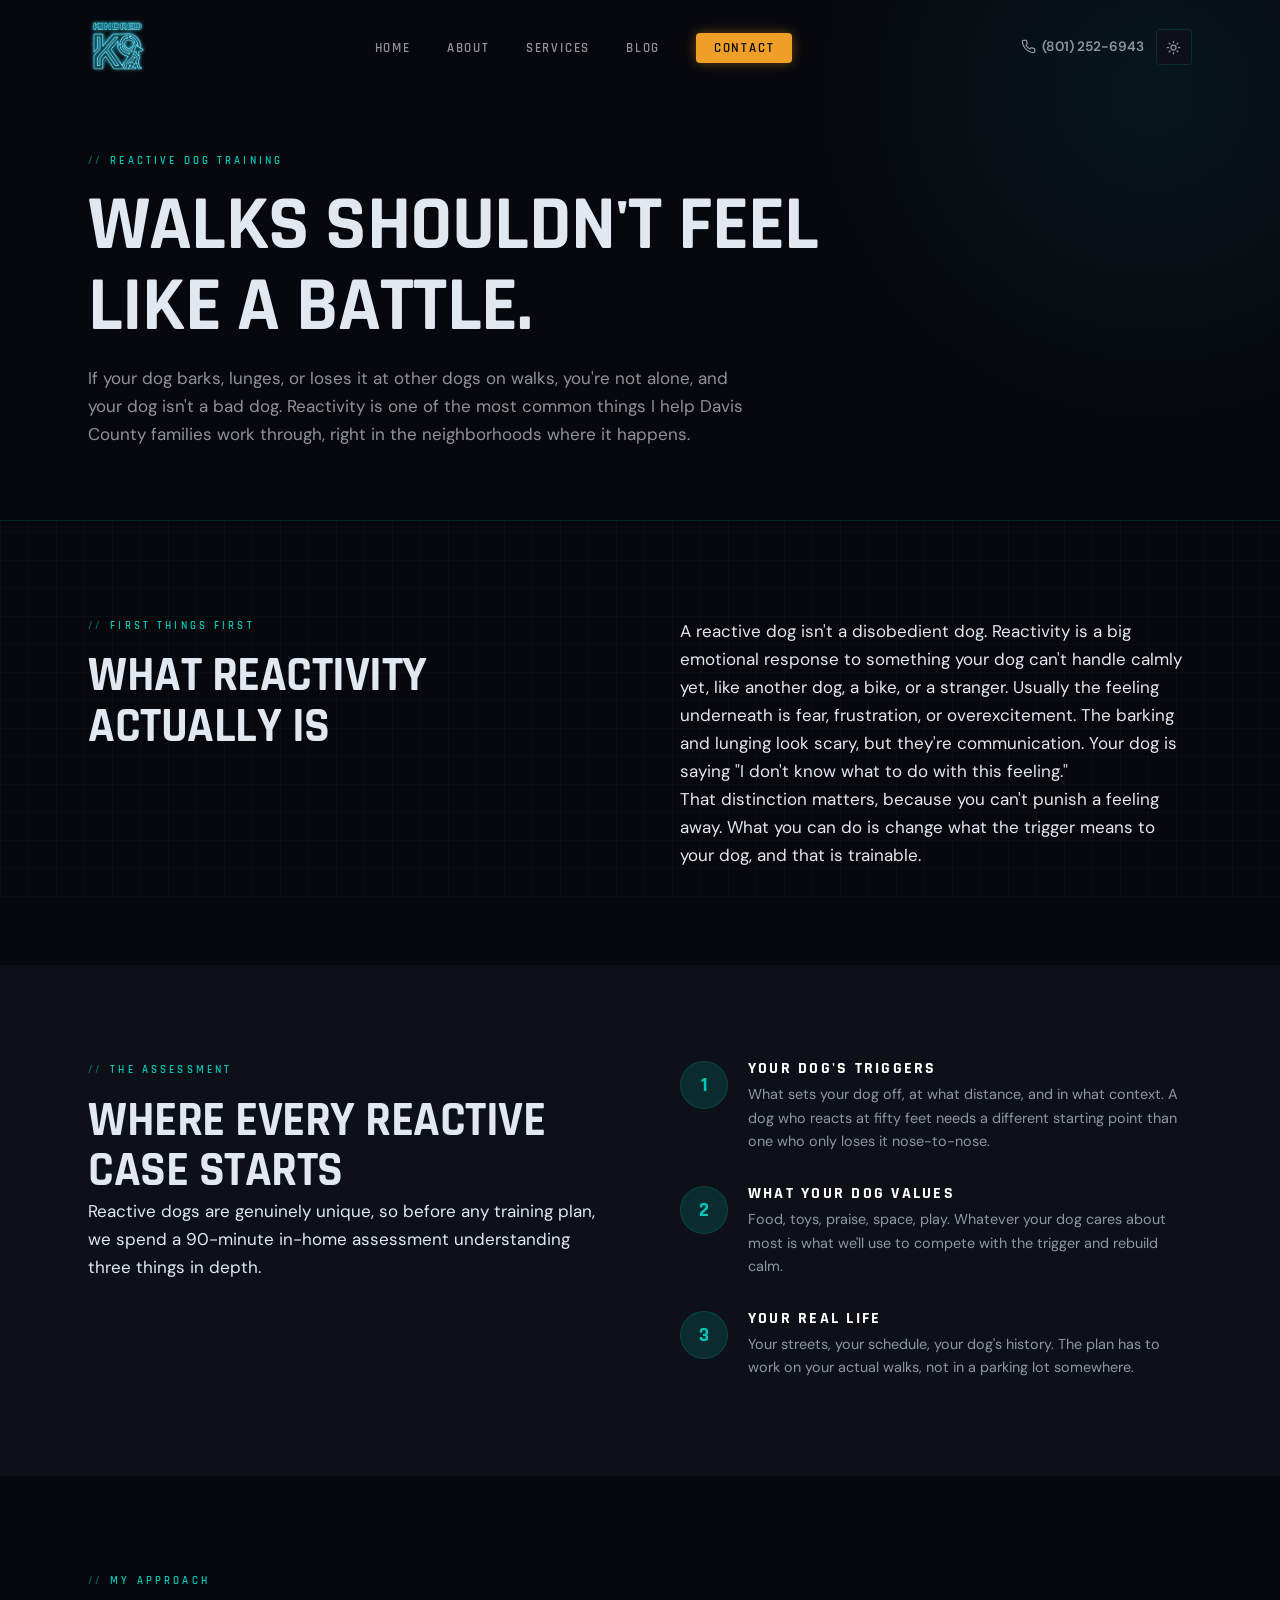
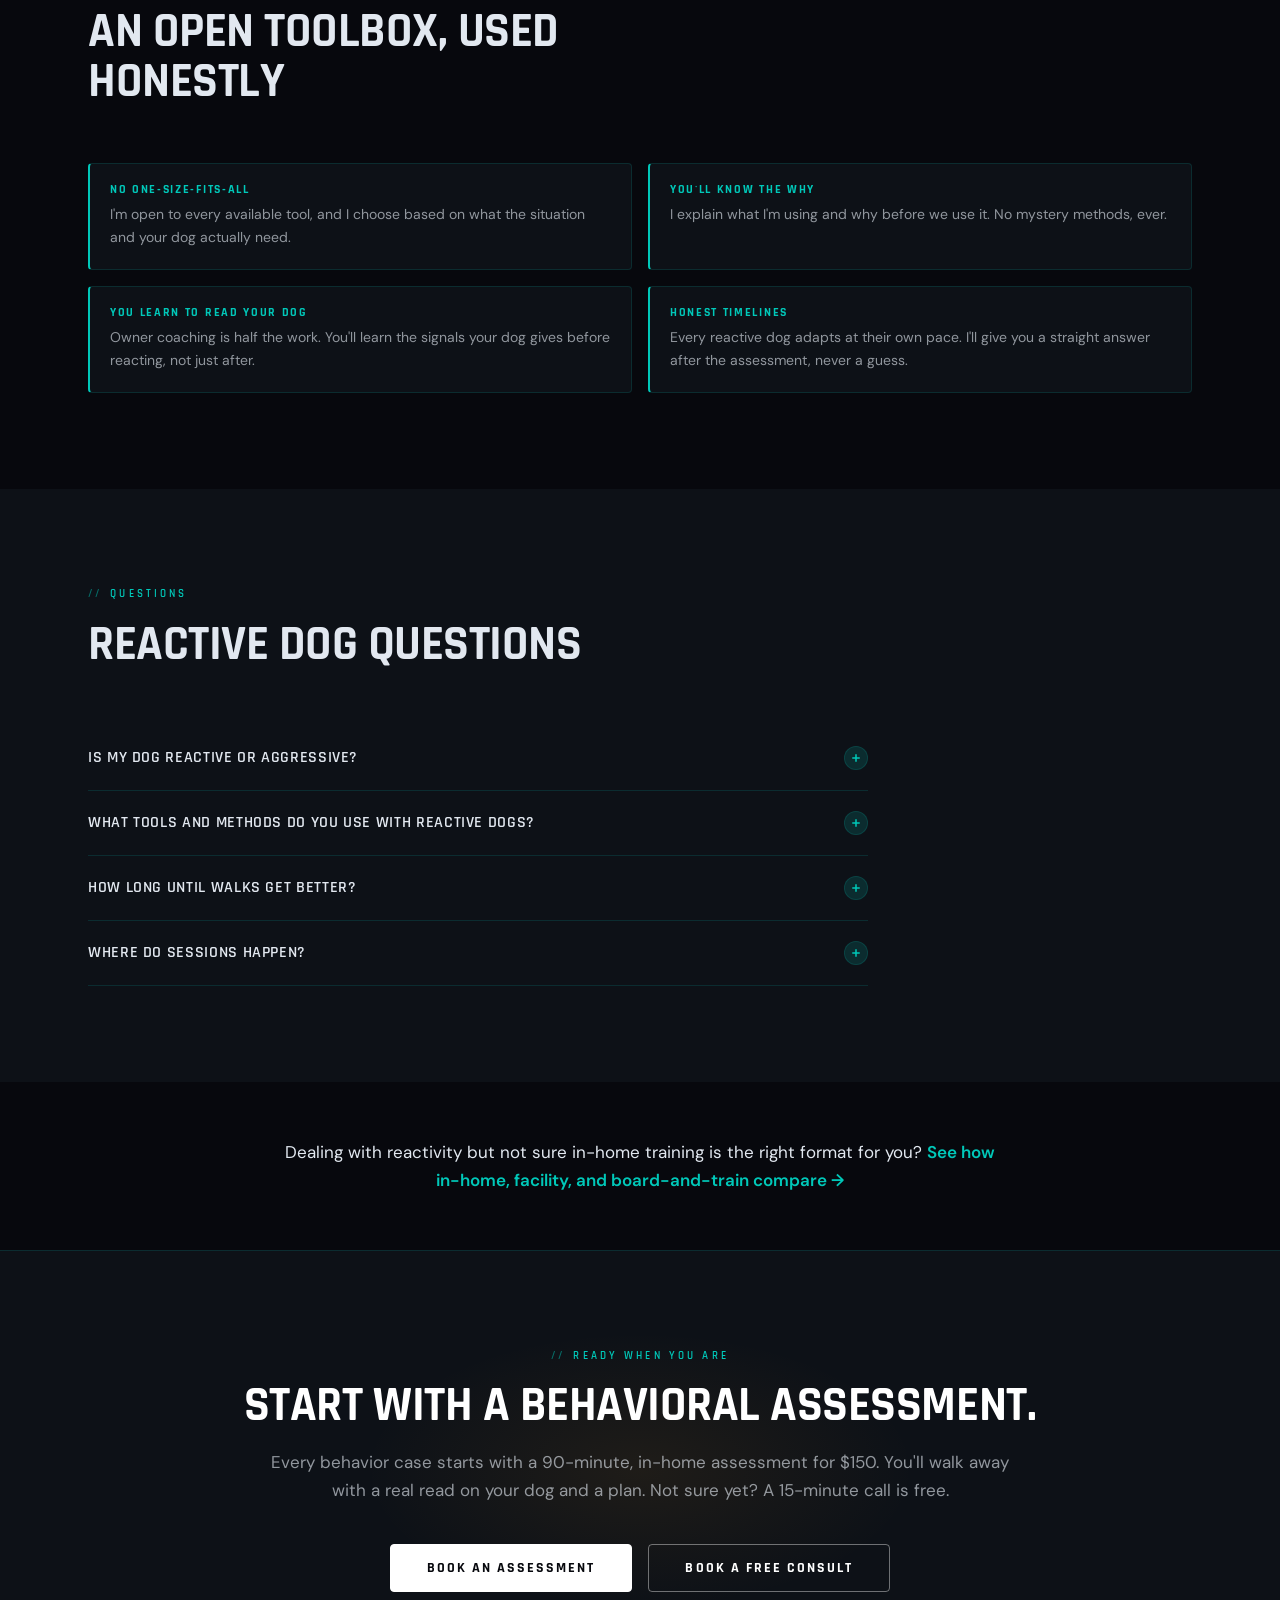
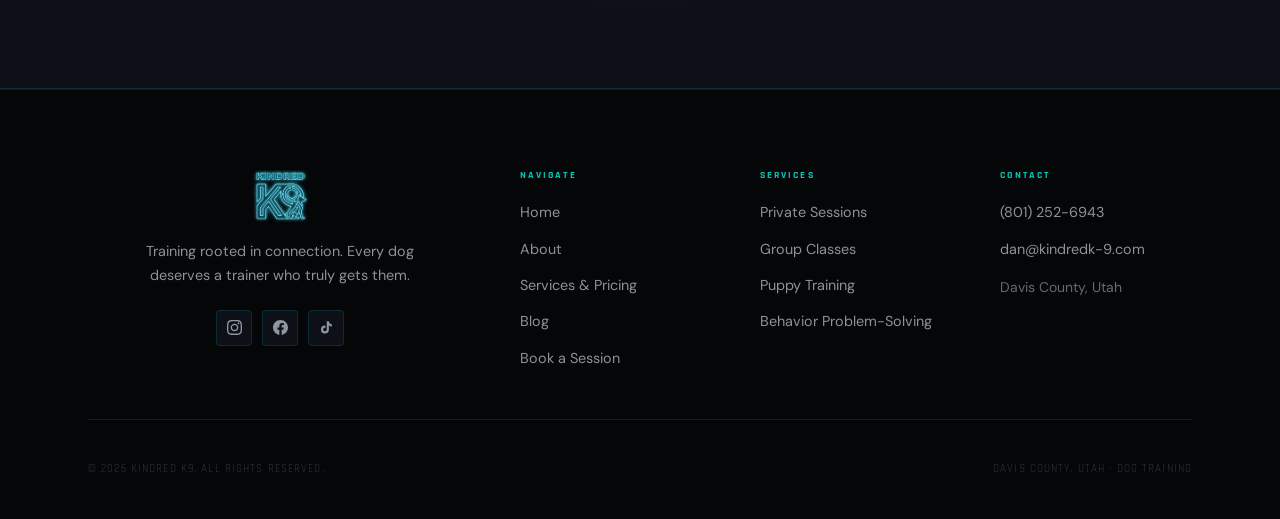
<file: reactive-dog-training.html>
<!DOCTYPE html>
<html lang="en">
<head>
  <meta charset="UTF-8">
  <meta name="viewport" content="width=device-width, initial-scale=1.0">
  <title>Reactive Dog Training in Davis County, Utah | Kindred K9</title>
  <meta name="description" content="Does your dog bark and lunge at other dogs on walks? In-home reactive dog training across Davis County, Utah, built around your dog's triggers, your neighborhood, and an honest plan.">
  <link rel="canonical" href="https://kindredk-9.com/reactive-dog-training.html">
  <link rel="icon" href="img/kindred-neon-mark.png?v=2" type="image/png">
  <link rel="apple-touch-icon" href="img/kindred-neon-mark.png?v=2">
  <meta property="og:type" content="website">
  <meta property="og:site_name" content="Kindred K9">
  <meta property="og:title" content="Reactive Dog Training in Davis County, Utah | Kindred K9">
  <meta property="og:description" content="Does your dog bark and lunge at other dogs on walks? In-home reactive dog training across Davis County, Utah, built around your dog's triggers, your neighborhood, and an honest plan.">
  <meta property="og:url" content="https://kindredk-9.com/reactive-dog-training.html">
  <meta property="og:image" content="https://kindredk-9.com/img/og-social.jpg">
  <meta name="twitter:card" content="summary_large_image">
  <meta name="twitter:title" content="Reactive Dog Training in Davis County, Utah | Kindred K9">
  <meta name="twitter:description" content="Does your dog bark and lunge at other dogs on walks? In-home reactive dog training across Davis County, Utah, built around your dog's triggers, your neighborhood, and an honest plan.">
  <meta name="twitter:image" content="https://kindredk-9.com/img/og-social.jpg">

  <!-- Google tag (gtag.js) -->
  <script async src="https://www.googletagmanager.com/gtag/js?id=G-ET8DY32BQW"></script>
  <script>
    window.dataLayer = window.dataLayer || [];
    function gtag(){dataLayer.push(arguments);}
    gtag('js', new Date());
    gtag('config', 'G-ET8DY32BQW');
  </script>

  <link rel="preconnect" href="https://fonts.googleapis.com">
  <link rel="preconnect" href="https://fonts.gstatic.com" crossorigin>
  <link href="https://fonts.googleapis.com/css2?family=Rajdhani:wght@400;500;600;700&family=DM+Sans:wght@300;400;500;600&display=swap" rel="stylesheet">
  <link rel="stylesheet" href="css/styles.css?v=4">
  <script src="js/theme.js"></script>
  <script type="application/ld+json">
  {
    "@context": "https://schema.org",
    "@type": "LocalBusiness",
    "@id": "https://kindredk-9.com/#business",
    "name": "Kindred K9",
    "description": "Relationship-first dog training in Davis County, Utah. Private sessions, group classes, puppy foundation training, and behavioral problem-solving.",
    "url": "https://kindredk-9.com",
    "telephone": "+18012526943",
    "image": "https://kindredk-9.com/img/trainer-hero.jpg",
    "logo": {
      "@type": "ImageObject",
      "url": "https://kindredk-9.com/img/kindred-neon-lockup.png?v=2"
    },
    "address": {
      "@type": "PostalAddress",
      "streetAddress": "1606 Hollyhock Circle",
      "addressLocality": "Farmington",
      "addressRegion": "UT",
      "postalCode": "84025",
      "addressCountry": "US"
    },
    "priceRange": "$$",
    "sameAs": [
      "https://g.page/r/CReAidDRQq91EBI",
      "https://instagram.com/kindredk9",
      "https://facebook.com/kindredk9"
    ],
    "founder": {
      "@type": "Person",
      "@id": "https://kindredk-9.com/#dan",
      "name": "Dan"
    },
    "areaServed": [
      {"@type": "City", "name": "Layton"},
      {"@type": "City", "name": "Kaysville"},
      {"@type": "City", "name": "Farmington"},
      {"@type": "City", "name": "Bountiful"},
      {"@type": "City", "name": "Clearfield"},
      {"@type": "City", "name": "Clinton"},
      {"@type": "City", "name": "Syracuse"},
      {"@type": "City", "name": "Centerville"},
      {"@type": "AdministrativeArea", "name": "Davis County, Utah"}
    ],
    "hasOfferCatalog": {
      "@type": "OfferCatalog",
      "name": "Dog Training Services",
      "itemListElement": [
        {
          "@type": "Offer",
          "name": "Private Session – Single",
          "price": "110",
          "priceCurrency": "USD",
          "itemOffered": {
            "@type": "Service",
            "name": "Private 1-on-1 Dog Training Session",
            "description": "60-minute in-home dog training session with personalized plan, written recap, and text/email support between sessions."
          }
        },
        {
          "@type": "Offer",
          "name": "Private Sessions – 5-Session Package",
          "price": "510",
          "priceCurrency": "USD",
          "itemOffered": {
            "@type": "Service",
            "name": "Private Dog Training – 5 Sessions",
            "description": "Five 60-minute in-home private training sessions. $102 per session, a $40 savings vs. the single-session rate."
          }
        },
        {
          "@type": "Offer",
          "name": "Private Sessions – 10-Session Package",
          "price": "950",
          "priceCurrency": "USD",
          "itemOffered": {
            "@type": "Service",
            "name": "Private Dog Training – 10 Sessions",
            "description": "Ten 60-minute in-home private training sessions. $95 per session, a $150 savings vs. the single-session rate."
          }
        },
        {
          "@type": "Offer",
          "name": "Group Class – Drop-In",
          "price": "42",
          "priceCurrency": "USD",
          "itemOffered": {
            "@type": "Service",
            "name": "Group Dog Training Class – Drop-In",
            "description": "Single 60-minute drop-in group class. Small class sizes (max 6 dogs) with weekly skill progression."
          }
        },
        {
          "@type": "Offer",
          "name": "Group Class – 6-Week Course",
          "price": "220",
          "priceCurrency": "USD",
          "itemOffered": {
            "@type": "Service",
            "name": "Group Dog Training – 6-Week Course",
            "description": "Full 6-week group training course per dog, 60 minutes per class. $37 per class, a $32 savings vs. the drop-in rate."
          }
        },
        {
          "@type": "Offer",
          "name": "Puppy Foundation – Single Session",
          "price": "115",
          "priceCurrency": "USD",
          "itemOffered": {
            "@type": "Service",
            "name": "Puppy Training Session",
            "description": "Single 45-minute in-home puppy training session for dogs 8 weeks to 6 months old."
          }
        },
        {
          "@type": "Offer",
          "name": "Puppy Foundation Program – 8 Sessions",
          "price": "599",
          "priceCurrency": "USD",
          "itemOffered": {
            "@type": "Service",
            "name": "Puppy Foundation Training Program",
            "description": "8-session puppy foundation program, 45 minutes per session, covering confidence, bite inhibition, leash walking, crate training, and core commands. Save $321 vs. single session rate."
          }
        },
        {
          "@type": "Offer",
          "name": "Behavioral Assessment",
          "price": "150",
          "priceCurrency": "USD",
          "itemOffered": {
            "@type": "Service",
            "name": "Dog Behavioral Assessment",
            "description": "90-minute in-depth behavioral assessment. Required first visit for behavioral problem-solving."
          }
        },
        {
          "@type": "Offer",
          "name": "Behavioral Follow-On Session",
          "price": "135",
          "priceCurrency": "USD",
          "itemOffered": {
            "@type": "Service",
            "name": "Behavioral Problem-Solving Session",
            "description": "60-minute follow-on behavioral modification session addressing aggression, reactivity, separation anxiety, and other challenges."
          }
        },
        {
          "@type": "Offer",
          "name": "Behavioral Modification Package",
          "price": "750",
          "priceCurrency": "USD",
          "itemOffered": {
            "@type": "Service",
            "name": "Behavioral Modification Package – Assessment + 5 Sessions",
            "description": "Complete behavioral package: initial 90-minute assessment plus five 60-minute follow-on sessions. Save $75 vs. individual pricing."
          }
        }
      ]
    }
  }
  </script>
  <script type="application/ld+json">
  {
    "@context": "https://schema.org",
    "@type": "FAQPage",
    "mainEntity": [
      {
        "@type": "Question",
        "name": "Is my dog reactive or aggressive?",
        "acceptedAnswer": {
          "@type": "Answer",
          "text": "They can look similar from the outside, but they're not the same thing. Reactivity is usually a big emotional response to something at the end of the leash, driven by fear, frustration, or overexcitement. The assessment is where we figure out which one we're dealing with, and if your dog's case needs more specialist support, I'll tell you straight."
        }
      },
      {
        "@type": "Question",
        "name": "What tools and methods do you use with reactive dogs?",
        "acceptedAnswer": {
          "@type": "Answer",
          "text": "I keep an open toolbox. Every reactive dog is different, so I use what the situation and your dog's needs call for, and I'll always explain what I'm using and why before we start."
        }
      },
      {
        "@type": "Question",
        "name": "How long until walks get better?",
        "acceptedAnswer": {
          "@type": "Answer",
          "text": "It depends on your dog and how quickly they adapt. Reactive cases are genuinely unique, so what I can promise is a straight answer after the assessment and honest progress check-ins as we go."
        }
      },
      {
        "@type": "Question",
        "name": "Where do sessions happen?",
        "acceptedAnswer": {
          "@type": "Answer",
          "text": "In your home and your neighborhood, on the same streets where the reactivity actually shows up. Results that only work in a quiet training facility aren't real results."
        }
      }
    ]
  }
  </script>
  <script type="application/ld+json">
  {
    "@context": "https://schema.org",
    "@type": "BreadcrumbList",
    "itemListElement": [
      {
        "@type": "ListItem",
        "position": 1,
        "name": "Home",
        "item": "https://kindredk-9.com/"
      },
      {
        "@type": "ListItem",
        "position": 2,
        "name": "Reactive Dog Training",
        "item": "https://kindredk-9.com/reactive-dog-training.html"
      }
    ]
  }
  </script>
</head>
<body class="grid-bg">


  <!-- ── Navigation ─────────────────────────────── -->
  <nav class="site-nav" aria-label="Main navigation">
    <div class="nav-inner">
      <a href="index.html" class="nav-logo" aria-label="Kindred K9 home">
        <img src="img/kindred-neon-lockup.png?v=2" alt="Kindred K9" class="nav-logo-lockup">
        
      </a>
      <ul class="nav-links" role="list">
        <li><a href="index.html">Home</a></li>
        <li><a href="about.html">About</a></li>
        <li><a href="services.html">Services</a></li>
        <li><a href="blog.html">Blog</a></li>
        <li><a href="contact.html" class="nav-cta">Contact</a></li>
      </ul>
      <div class="nav-actions">
        <a href="tel:+18012526943" class="nav-phone-link" aria-label="Call Kindred K9 at (801) 252-6943">
          <svg viewBox="0 0 24 24" fill="none" stroke="currentColor" stroke-width="2" aria-hidden="true"><path d="M22 16.92v3a2 2 0 01-2.18 2 19.79 19.79 0 01-8.63-3.07 19.5 19.5 0 01-6-6 19.79 19.79 0 01-3.07-8.67A2 2 0 014.11 2h3a2 2 0 012 1.72c.127.96.361 1.903.7 2.81a2 2 0 01-.45 2.11L8.09 9.91a16 16 0 006 6l1.27-1.27a2 2 0 012.11-.45c.907.339 1.85.573 2.81.7A2 2 0 0122 16.92z"/></svg>
          (801) 252-6943
        </a>
        <button class="theme-toggle" aria-label="Switch to light mode">
          <svg class="icon-sun" xmlns="http://www.w3.org/2000/svg" viewBox="0 0 24 24" fill="none" stroke="currentColor" stroke-width="2" stroke-linecap="round" stroke-linejoin="round" aria-hidden="true">
            <circle cx="12" cy="12" r="4"/>
            <path d="M12 2v2M12 20v2M4.93 4.93l1.41 1.41M17.66 17.66l1.41 1.41M2 12h2M20 12h2M6.34 17.66l-1.41 1.41M19.07 4.93l-1.41 1.41"/>
          </svg>
          <svg class="icon-moon" xmlns="http://www.w3.org/2000/svg" viewBox="0 0 24 24" fill="none" stroke="currentColor" stroke-width="2" stroke-linecap="round" stroke-linejoin="round" aria-hidden="true">
            <path d="M21 12.79A9 9 0 1 1 11.21 3 7 7 0 0 0 21 12.79z"/>
          </svg>
        </button>
        <button class="nav-toggle" aria-label="Open menu" aria-expanded="false">
          <span></span><span></span><span></span>
        </button>
      </div>
    </div>
  </nav>

  <!-- ── Mobile Overlay ─────────────────────────── -->
  <div class="nav-overlay" role="dialog" aria-modal="true" aria-label="Navigation menu">
    <div class="nav-overlay-top">
      <a href="index.html" class="nav-logo">
        <img src="img/kindred-neon-lockup.png?v=2" alt="Kindred K9" class="nav-logo-lockup">
        
      </a>
      <button class="nav-overlay-close" aria-label="Close menu">&#x2715;</button>
    </div>
    <nav class="nav-overlay-links" aria-label="Mobile navigation">
      <a href="index.html">Home</a>
      <a href="about.html">About</a>
      <a href="services.html">Services</a>
      <a href="blog.html">Blog</a>
    </nav>
    <div class="nav-overlay-cta">
      <a href="tel:+18012526943" class="btn btn-primary btn-lg" style="width:100%;justify-content:center;margin-bottom:0.75rem">Call (801) 252-6943</a>
      <a href="contact.html" class="btn btn-secondary btn-lg" style="width:100%;justify-content:center">Contact</a>
    </div>
    <div class="nav-overlay-extra">
      <div class="nav-overlay-rating">
        <span class="nav-overlay-stars" aria-hidden="true">★★★★★</span>
        <span>5.0 on Google</span>
      </div>
      <div class="nav-overlay-social">
        <a href="https://instagram.com/kindredk9" target="_blank" rel="noopener" aria-label="Instagram">
          <svg viewBox="0 0 24 24" fill="currentColor" aria-hidden="true"><path d="M12 2.163c3.204 0 3.584.012 4.85.07 3.252.148 4.771 1.691 4.919 4.919.058 1.265.069 1.645.069 4.849 0 3.205-.012 3.584-.069 4.849-.149 3.225-1.664 4.771-4.919 4.919-1.266.058-1.644.07-4.85.07-3.204 0-3.584-.012-4.849-.07-3.26-.149-4.771-1.699-4.919-4.92-.058-1.265-.07-1.644-.07-4.849 0-3.204.013-3.583.07-4.849.149-3.227 1.664-4.771 4.919-4.919 1.266-.057 1.645-.069 4.849-.069zm0-2.163c-3.259 0-3.667.014-4.947.072-4.358.2-6.78 2.618-6.98 6.98-.059 1.281-.073 1.689-.073 4.948 0 3.259.014 3.668.072 4.948.2 4.358 2.618 6.78 6.98 6.98 1.281.058 1.689.072 4.948.072 3.259 0 3.668-.014 4.948-.072 4.354-.2 6.782-2.618 6.979-6.98.059-1.28.073-1.689.073-4.948 0-3.259-.014-3.667-.072-4.947-.196-4.354-2.617-6.78-6.979-6.98-1.281-.059-1.69-.073-4.949-.073zm0 5.838c-3.403 0-6.162 2.759-6.162 6.162s2.759 6.163 6.162 6.163 6.162-2.759 6.162-6.163c0-3.403-2.759-6.162-6.162-6.162zm0 10.162c-2.209 0-4-1.79-4-4 0-2.209 1.791-4 4-4s4 1.791 4 4c0 2.21-1.791 4-4 4zm6.406-11.845c-.796 0-1.441.645-1.441 1.44s.645 1.44 1.441 1.44c.795 0 1.439-.645 1.439-1.44s-.644-1.44-1.439-1.44z"/></svg>
        </a>
        <a href="https://facebook.com/kindredk9" target="_blank" rel="noopener" aria-label="Facebook">
          <svg viewBox="0 0 24 24" fill="currentColor" aria-hidden="true"><path d="M24 12.073c0-6.627-5.373-12-12-12s-12 5.373-12 12c0 5.99 4.388 10.954 10.125 11.854v-8.385H7.078v-3.47h3.047V9.43c0-3.007 1.792-4.669 4.533-4.669 1.312 0 2.686.235 2.686.235v2.953H15.83c-1.491 0-1.956.925-1.956 1.874v2.25h3.328l-.532 3.47h-2.796v8.385C19.612 23.027 24 18.062 24 12.073z"/></svg>
        </a>
        <a href="https://tiktok.com/@kindredk9" target="_blank" rel="noopener" aria-label="TikTok">
          <svg viewBox="0 0 24 24" fill="currentColor" aria-hidden="true"><path d="M19.59 6.69a4.83 4.83 0 01-3.77-4.25V2h-3.45v13.67a2.89 2.89 0 01-2.88 2.5 2.89 2.89 0 01-2.89-2.89 2.89 2.89 0 012.89-2.89c.28 0 .54.04.79.1V9.01a6.33 6.33 0 00-.79-.05 6.34 6.34 0 00-6.34 6.34 6.34 6.34 0 006.34 6.34 6.34 6.34 0 006.33-6.34V8.69a8.27 8.27 0 004.84 1.56V6.79a4.85 4.85 0 01-1.07-.1z"/></svg>
        </a>
      </div>
      <p class="nav-overlay-area">Serving Davis County &amp; surrounding areas</p>
    </div>
  </div>
  <main>

    <!-- ── Page Hero ──────────────────────────────── -->
    <section class="page-hero" aria-label="Reactive dog training">
      <div class="container">
        <span class="eyebrow">Reactive Dog Training</span>
        <h1>Walks shouldn't feel like a battle.</h1>
        <p>If your dog barks, lunges, or loses it at other dogs on walks, you're not alone, and your dog isn't a bad dog. Reactivity is one of the most common things I help Davis County families work through, right in the neighborhoods where it happens.</p>
      </div>
    </section>

    <!-- ── What Reactivity Is ─────────────────────── -->
    <section class="section" aria-labelledby="what-heading">
      <div class="container">
        <div class="two-col-split">
          <div data-animate>
            <span class="eyebrow">First things first</span>
            <h2 id="what-heading">What reactivity actually is</h2>
          </div>
          <div data-animate>
            <p style="max-width:none">
              A reactive dog isn't a disobedient dog. Reactivity is a big emotional response
              to something your dog can't handle calmly yet, like another dog, a bike, or a
              stranger. Usually the feeling underneath is fear, frustration, or overexcitement.
              The barking and lunging look scary, but they're communication. Your dog is saying
              "I don't know what to do with this feeling."
            </p>
            <p style="max-width:none">
              That distinction matters, because you can't punish a feeling away. What you can do
              is change what the trigger means to your dog, and that is trainable.
            </p>
          </div>
        </div>
      </div>
    </section>

    <!-- ── The Assessment ─────────────────────────── -->
    <section class="section section--tinted" aria-labelledby="assess-heading">
      <div class="container">
        <div class="two-col-split">
          <div data-animate>
            <span class="eyebrow">The Assessment</span>
            <h2 id="assess-heading">Where every reactive case starts</h2>
            <p>
              Reactive dogs are genuinely unique, so before any training plan, we spend a
              90-minute in-home assessment understanding three things in depth.
            </p>
          </div>

          <div class="expect-list" data-animate>
            <div class="expect-item">
              <div class="expect-num" aria-hidden="true">1</div>
              <div>
                <h4>Your dog's triggers</h4>
                <p>What sets your dog off, at what distance, and in what context. A dog who reacts at fifty feet needs a different starting point than one who only loses it nose-to-nose.</p>
              </div>
            </div>
            <div class="expect-item">
              <div class="expect-num" aria-hidden="true">2</div>
              <div>
                <h4>What your dog values</h4>
                <p>Food, toys, praise, space, play. Whatever your dog cares about most is what we'll use to compete with the trigger and rebuild calm.</p>
              </div>
            </div>
            <div class="expect-item">
              <div class="expect-num" aria-hidden="true">3</div>
              <div>
                <h4>Your real life</h4>
                <p>Your streets, your schedule, your dog's history. The plan has to work on your actual walks, not in a parking lot somewhere.</p>
              </div>
            </div>
          </div>
        </div>
      </div>
    </section>

    <!-- ── Tools & Honesty ────────────────────────── -->
    <section class="section" aria-labelledby="tools-heading">
      <div class="container">
        <div class="section-header" data-animate>
          <span class="eyebrow">My Approach</span>
          <h2 id="tools-heading">An open toolbox, used honestly</h2>
        </div>
        <div class="philosophy-grid" data-animate style="max-width:none">
          <div class="philosophy-item">
            <h4>No one-size-fits-all</h4>
            <p>I'm open to every available tool, and I choose based on what the situation and your dog actually need.</p>
          </div>
          <div class="philosophy-item">
            <h4>You'll know the why</h4>
            <p>I explain what I'm using and why before we use it. No mystery methods, ever.</p>
          </div>
          <div class="philosophy-item">
            <h4>You learn to read your dog</h4>
            <p>Owner coaching is half the work. You'll learn the signals your dog gives before reacting, not just after.</p>
          </div>
          <div class="philosophy-item">
            <h4>Honest timelines</h4>
            <p>Every reactive dog adapts at their own pace. I'll give you a straight answer after the assessment, never a guess.</p>
          </div>
        </div>
      </div>
    </section>

    <!-- ── FAQ ────────────────────────────────────── -->
    <section class="section section--tinted" aria-labelledby="faq-heading">
      <div class="container">
        <div class="section-header" data-animate>
          <span class="eyebrow">Questions</span>
          <h2 id="faq-heading">Reactive dog questions</h2>
        </div>

        <div class="faq-list" data-animate>

          <div class="faq-item">
            <button class="faq-question">
              Is my dog reactive or aggressive?
              <span class="faq-icon" aria-hidden="true">
                <svg viewBox="0 0 16 16" fill="none" stroke="currentColor" stroke-width="2" style="width:12px;height:12px"><path d="M8 3v10M3 8h10"/></svg>
              </span>
            </button>
            <div class="faq-answer">
              <div class="faq-answer-inner">
                They can look similar from the outside, but they're not the same thing. Reactivity is usually a big emotional response to something at the end of the leash, driven by fear, frustration, or overexcitement. The assessment is where we figure out which one we're dealing with, and if your dog's case needs more specialist support, I'll tell you straight.
              </div>
            </div>
          </div>

          <div class="faq-item">
            <button class="faq-question">
              What tools and methods do you use with reactive dogs?
              <span class="faq-icon" aria-hidden="true">
                <svg viewBox="0 0 16 16" fill="none" stroke="currentColor" stroke-width="2" style="width:12px;height:12px"><path d="M8 3v10M3 8h10"/></svg>
              </span>
            </button>
            <div class="faq-answer">
              <div class="faq-answer-inner">
                I keep an open toolbox. Every reactive dog is different, so I use what the situation and your dog's needs call for, and I'll always explain what I'm using and why before we start.
              </div>
            </div>
          </div>

          <div class="faq-item">
            <button class="faq-question">
              How long until walks get better?
              <span class="faq-icon" aria-hidden="true">
                <svg viewBox="0 0 16 16" fill="none" stroke="currentColor" stroke-width="2" style="width:12px;height:12px"><path d="M8 3v10M3 8h10"/></svg>
              </span>
            </button>
            <div class="faq-answer">
              <div class="faq-answer-inner">
                It depends on your dog and how quickly they adapt. Reactive cases are genuinely unique, so what I can promise is a straight answer after the assessment and honest progress check-ins as we go.
              </div>
            </div>
          </div>

          <div class="faq-item">
            <button class="faq-question">
              Where do sessions happen?
              <span class="faq-icon" aria-hidden="true">
                <svg viewBox="0 0 16 16" fill="none" stroke="currentColor" stroke-width="2" style="width:12px;height:12px"><path d="M8 3v10M3 8h10"/></svg>
              </span>
            </button>
            <div class="faq-answer">
              <div class="faq-answer-inner">
                In your home and your neighborhood, on the same streets where the reactivity actually shows up. Results that only work in a quiet training facility aren't real results.
              </div>
            </div>
          </div>

        </div>
      </div>
    </section>

    <!-- ── Right Fit Link ─────────────────────────── -->
    <section class="section section--tight">
      <div class="container">
        <p style="text-align:center;max-width:60ch;margin:0 auto" data-animate>
          Dealing with reactivity but not sure in-home training is the right format for you?
          <a href="in-home-vs-facility-vs-board-and-train.html" style="color:var(--cyan);font-weight:600">See how in-home, facility, and board-and-train compare &rarr;</a>
        </p>
      </div>
    </section>

    <!-- ── CTA Banner ─────────────────────────────── -->
    <section class="cta-banner" aria-labelledby="cta-heading">
      <div class="container">
        <span class="eyebrow eyebrow--light" data-animate>Ready when you are</span>
        <h2 id="cta-heading" data-animate>Start with a behavioral assessment.</h2>
        <p data-animate>
          Every behavior case starts with a 90-minute, in-home assessment for $150. You'll walk away with a real read on your dog and a plan. Not sure yet? A 15-minute call is free.
        </p>
        <div class="btn-group" style="justify-content:center" data-animate>
          <a href="contact.html?service=behavior" class="btn btn-white btn-lg">Book an Assessment</a>
          <a href="contact.html?service=consult" class="btn btn-outline-white btn-lg">Book a Free Consult</a>
        </div>
      </div>
    </section>

  </main>


  <!-- ── Footer ─────────────────────────────────── -->
  <footer class="site-footer">
    <div class="container">
      <div class="footer-grid">
        <div class="footer-brand">
          <a href="index.html" class="nav-logo">
            <img src="img/kindred-neon-lockup.png?v=2" alt="Kindred K9" class="nav-logo-lockup">
        
          </a>
          <p>Training rooted in connection. Every dog deserves a trainer who truly gets them.</p>
          <div class="footer-social">
            <a href="https://instagram.com/kindredk9" target="_blank" rel="noopener" aria-label="Instagram">
              <svg viewBox="0 0 24 24" fill="currentColor" aria-hidden="true"><path d="M12 2.163c3.204 0 3.584.012 4.85.07 3.252.148 4.771 1.691 4.919 4.919.058 1.265.069 1.645.069 4.849 0 3.205-.012 3.584-.069 4.849-.149 3.225-1.664 4.771-4.919 4.919-1.266.058-1.644.07-4.85.07-3.204 0-3.584-.012-4.849-.07-3.26-.149-4.771-1.699-4.919-4.92-.058-1.265-.07-1.644-.07-4.849 0-3.204.013-3.583.07-4.849.149-3.227 1.664-4.771 4.919-4.919 1.266-.057 1.645-.069 4.849-.069zm0-2.163c-3.259 0-3.667.014-4.947.072-4.358.2-6.78 2.618-6.98 6.98-.059 1.281-.073 1.689-.073 4.948 0 3.259.014 3.668.072 4.948.2 4.358 2.618 6.78 6.98 6.98 1.281.058 1.689.072 4.948.072 3.259 0 3.668-.014 4.948-.072 4.354-.2 6.782-2.618 6.979-6.98.059-1.28.073-1.689.073-4.948 0-3.259-.014-3.667-.072-4.947-.196-4.354-2.617-6.78-6.979-6.98-1.281-.059-1.69-.073-4.949-.073zm0 5.838c-3.403 0-6.162 2.759-6.162 6.162s2.759 6.163 6.162 6.163 6.162-2.759 6.162-6.163c0-3.403-2.759-6.162-6.162-6.162zm0 10.162c-2.209 0-4-1.79-4-4 0-2.209 1.791-4 4-4s4 1.791 4 4c0 2.21-1.791 4-4 4zm6.406-11.845c-.796 0-1.441.645-1.441 1.44s.645 1.44 1.441 1.44c.795 0 1.439-.645 1.439-1.44s-.644-1.44-1.439-1.44z"/></svg>
            </a>
            <a href="https://facebook.com/kindredk9" target="_blank" rel="noopener" aria-label="Facebook">
              <svg viewBox="0 0 24 24" fill="currentColor" aria-hidden="true"><path d="M24 12.073c0-6.627-5.373-12-12-12s-12 5.373-12 12c0 5.99 4.388 10.954 10.125 11.854v-8.385H7.078v-3.47h3.047V9.43c0-3.007 1.792-4.669 4.533-4.669 1.312 0 2.686.235 2.686.235v2.953H15.83c-1.491 0-1.956.925-1.956 1.874v2.25h3.328l-.532 3.47h-2.796v8.385C19.612 23.027 24 18.062 24 12.073z"/></svg>
            </a>
            <a href="https://tiktok.com/@kindredk9" target="_blank" rel="noopener" aria-label="TikTok">
              <svg viewBox="0 0 24 24" fill="currentColor" aria-hidden="true"><path d="M19.59 6.69a4.83 4.83 0 01-3.77-4.25V2h-3.45v13.67a2.89 2.89 0 01-2.88 2.5 2.89 2.89 0 01-2.89-2.89 2.89 2.89 0 012.89-2.89c.28 0 .54.04.79.1V9.01a6.33 6.33 0 00-.79-.05 6.34 6.34 0 00-6.34 6.34 6.34 6.34 0 006.34 6.34 6.34 6.34 0 006.33-6.34V8.69a8.27 8.27 0 004.84 1.56V6.79a4.85 4.85 0 01-1.07-.1z"/></svg>
            </a>
          </div>
        </div>
        <div class="footer-col">
          <h4>Navigate</h4>
          <ul>
            <li><a href="index.html">Home</a></li>
            <li><a href="about.html">About</a></li>
            <li><a href="services.html">Services &amp; Pricing</a></li>
            <li><a href="blog.html">Blog</a></li>
            <li><a href="contact.html">Book a Session</a></li>
          </ul>
        </div>
        <div class="footer-col">
          <h4>Services</h4>
          <ul>
            <li><a href="services.html">Private Sessions</a></li>
            <li><a href="services.html">Group Classes</a></li>
            <li><a href="services.html">Puppy Training</a></li>
            <li><a href="services.html">Behavior Problem-Solving</a></li>
          </ul>
        </div>
        <div class="footer-col">
          <h4>Contact</h4>
          <ul>
            <li><a href="tel:+18012526943">(801) 252-6943</a></li>
            <li><a href="mailto:dan@kindredk-9.com">dan@kindredk-9.com</a></li>
            <li style="color:rgba(255,255,255,0.4); font-size:0.875rem; padding-top:0.25rem">Davis County, Utah</li>
          </ul>
        </div>
      </div>
      <div class="footer-bottom">
        <p>&copy; <span data-current-year>2026</span> Kindred K9. All rights reserved.</p>
        <p>Davis County, Utah · Dog Training</p>
      </div>
    </div>
  </footer>

  <script src="js/main.js"></script>
</body>
</html>
</file>
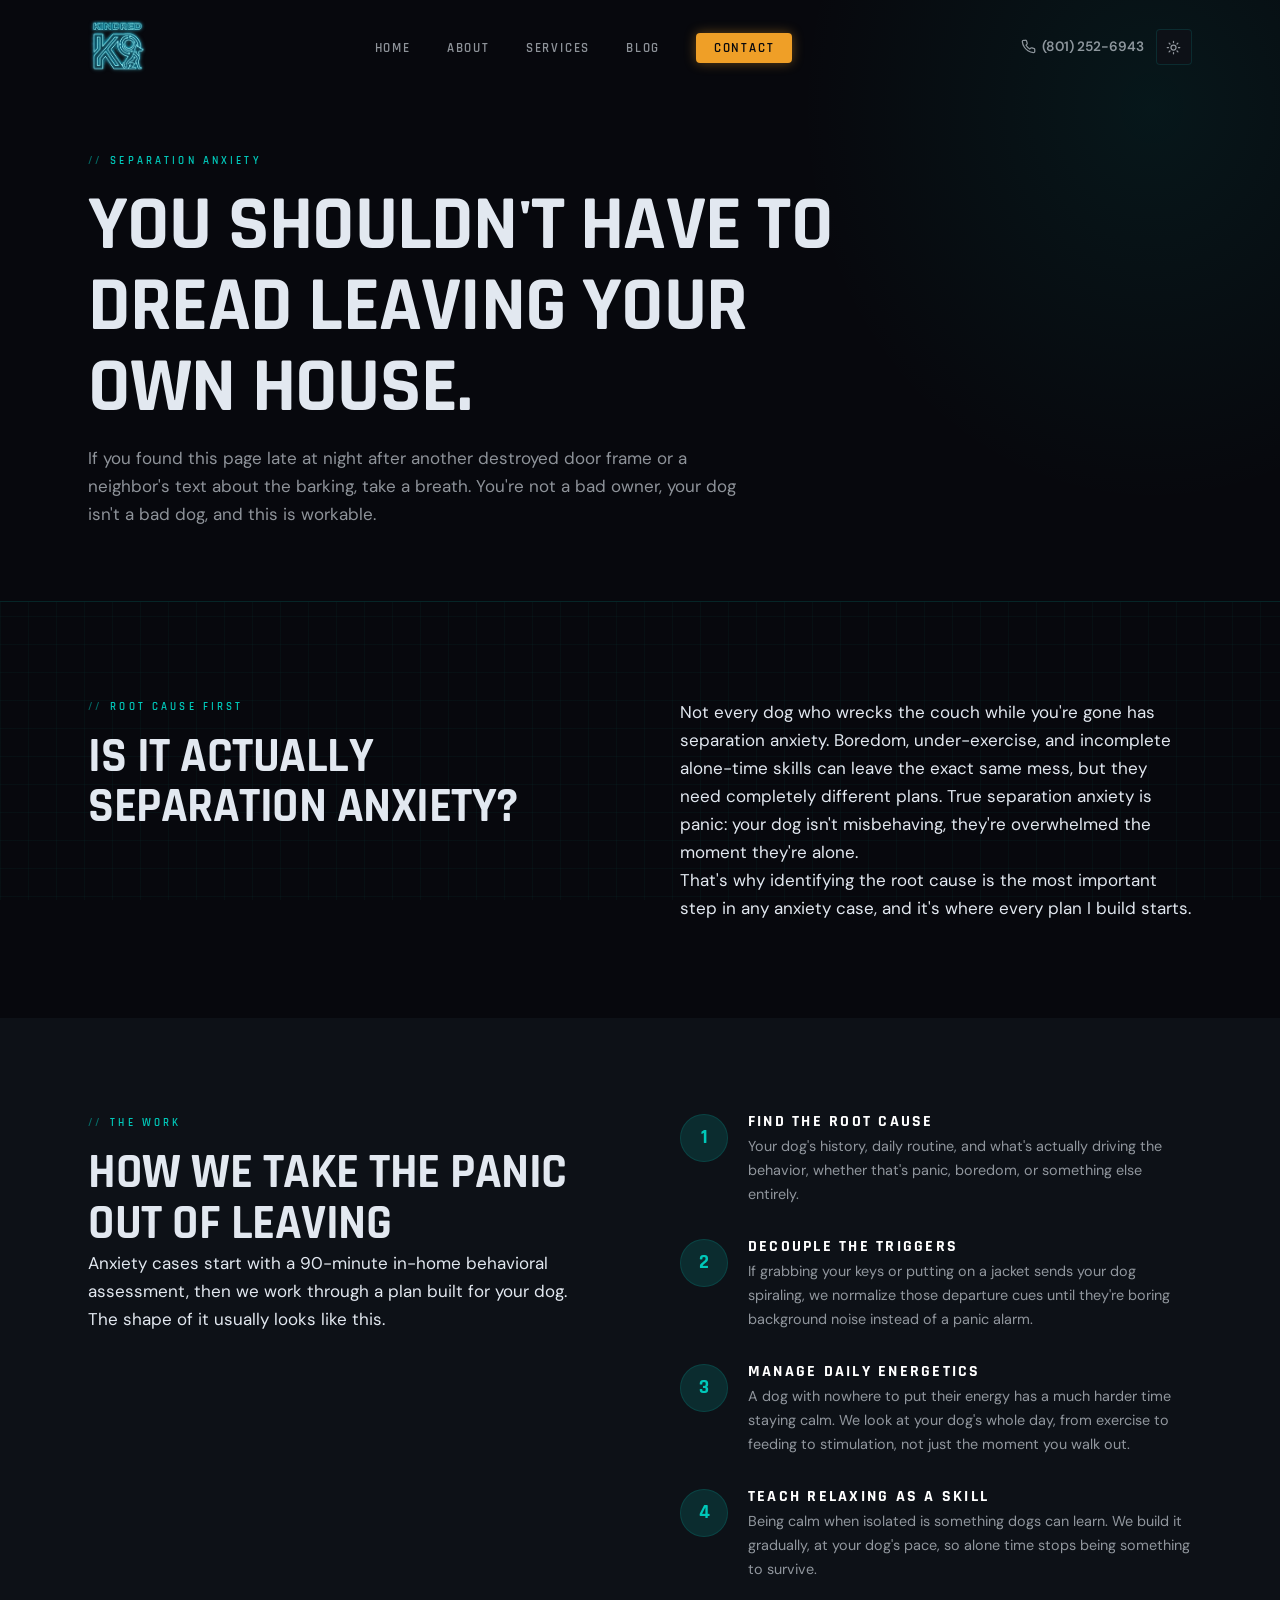
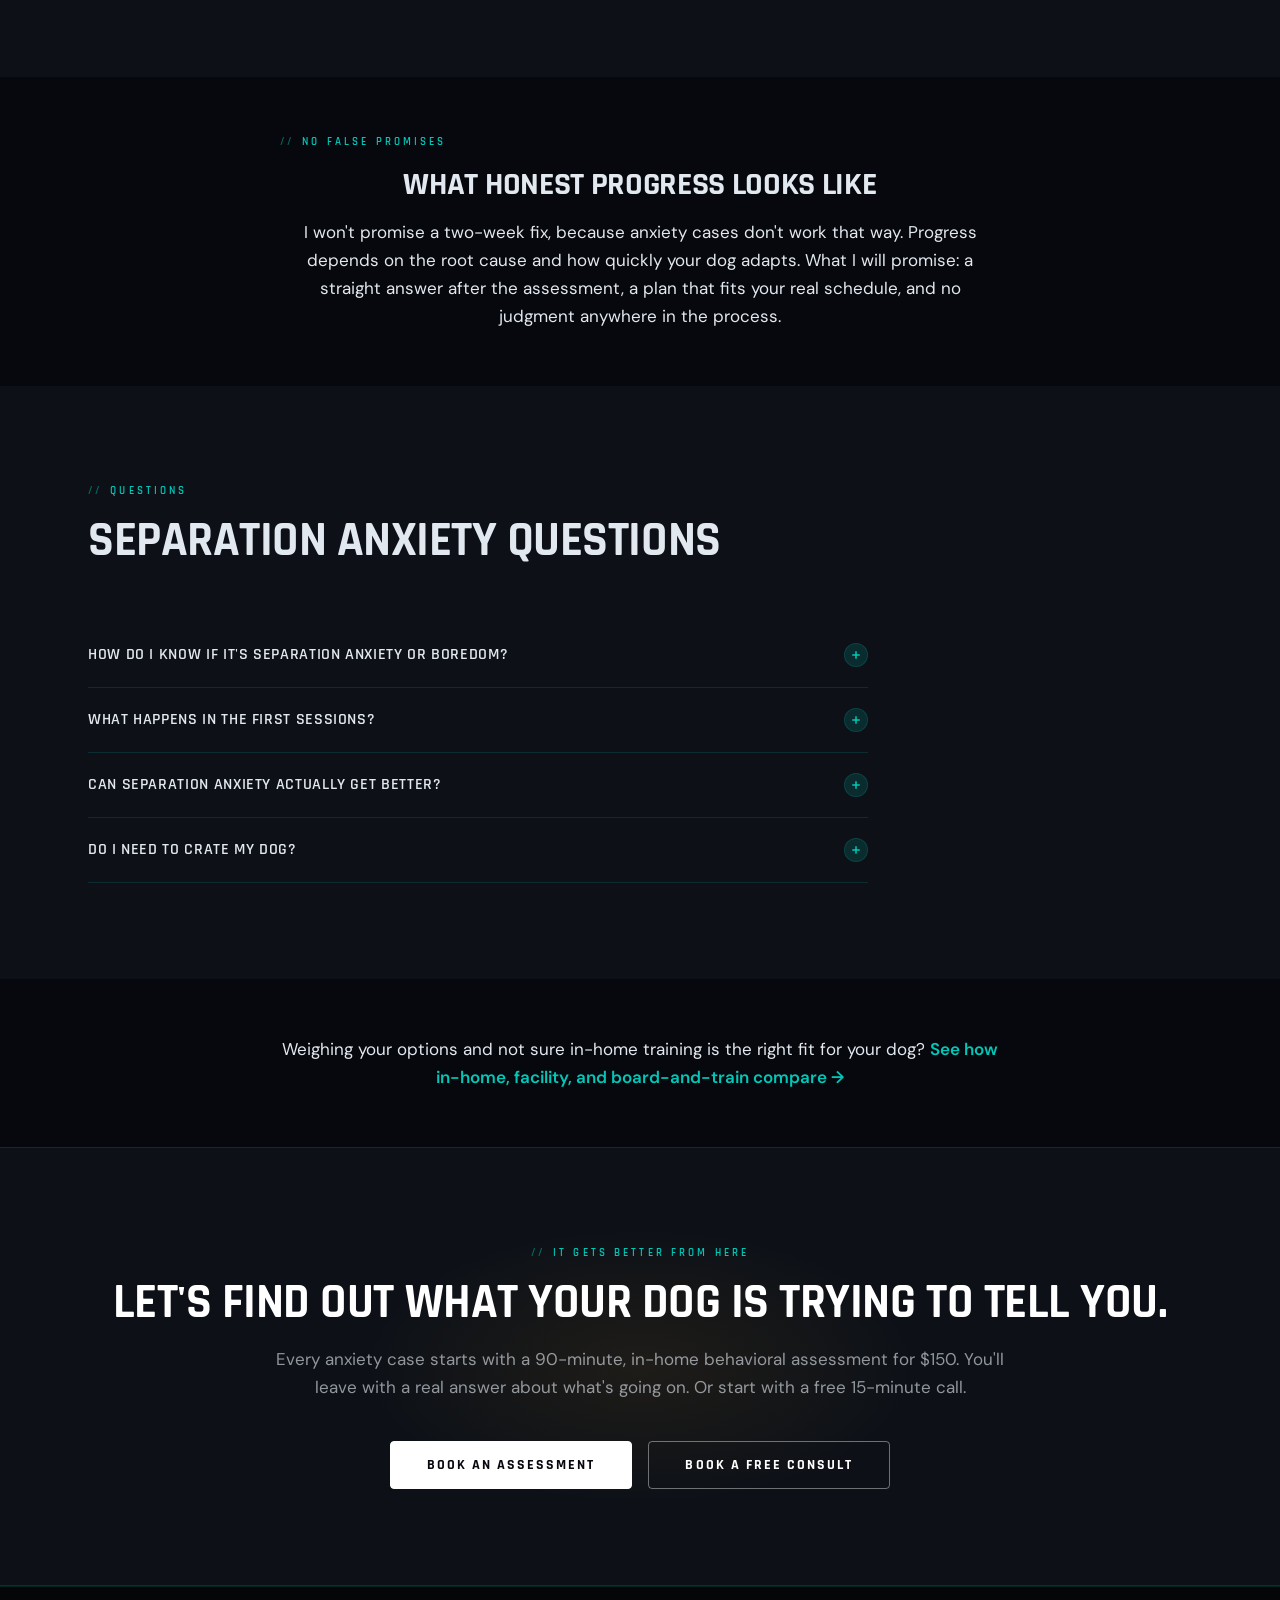
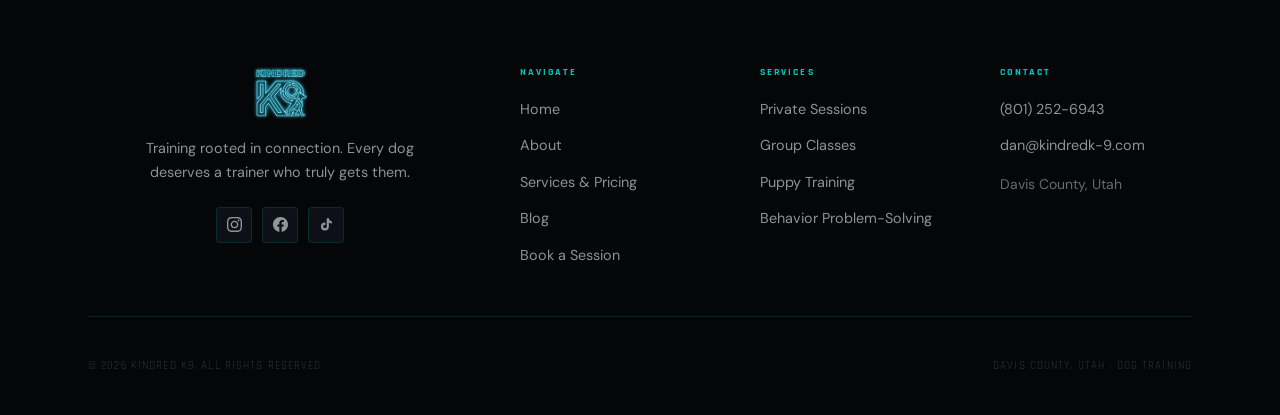
<file: separation-anxiety-help.html>
<!DOCTYPE html>
<html lang="en">
<head>
  <meta charset="UTF-8">
  <meta name="viewport" content="width=device-width, initial-scale=1.0">
  <title>Dog Separation Anxiety Help in Davis County, Utah | Kindred K9</title>
  <meta name="description" content="If your dog panics when you leave, you're not alone. In-home separation anxiety training in Davis County, Utah. Root-cause focused, honest, and judgment-free.">
  <link rel="canonical" href="https://kindredk-9.com/separation-anxiety-help.html">
  <link rel="icon" href="img/kindred-neon-mark.png?v=2" type="image/png">
  <link rel="apple-touch-icon" href="img/kindred-neon-mark.png?v=2">
  <meta property="og:type" content="website">
  <meta property="og:site_name" content="Kindred K9">
  <meta property="og:title" content="Dog Separation Anxiety Help in Davis County, Utah | Kindred K9">
  <meta property="og:description" content="If your dog panics when you leave, you're not alone. In-home separation anxiety training in Davis County, Utah. Root-cause focused, honest, and judgment-free.">
  <meta property="og:url" content="https://kindredk-9.com/separation-anxiety-help.html">
  <meta property="og:image" content="https://kindredk-9.com/img/og-social.jpg">
  <meta name="twitter:card" content="summary_large_image">
  <meta name="twitter:title" content="Dog Separation Anxiety Help in Davis County, Utah | Kindred K9">
  <meta name="twitter:description" content="If your dog panics when you leave, you're not alone. In-home separation anxiety training in Davis County, Utah. Root-cause focused, honest, and judgment-free.">
  <meta name="twitter:image" content="https://kindredk-9.com/img/og-social.jpg">

  <!-- Google tag (gtag.js) -->
  <script async src="https://www.googletagmanager.com/gtag/js?id=G-ET8DY32BQW"></script>
  <script>
    window.dataLayer = window.dataLayer || [];
    function gtag(){dataLayer.push(arguments);}
    gtag('js', new Date());
    gtag('config', 'G-ET8DY32BQW');
  </script>

  <link rel="preconnect" href="https://fonts.googleapis.com">
  <link rel="preconnect" href="https://fonts.gstatic.com" crossorigin>
  <link href="https://fonts.googleapis.com/css2?family=Rajdhani:wght@400;500;600;700&family=DM+Sans:wght@300;400;500;600&display=swap" rel="stylesheet">
  <link rel="stylesheet" href="css/styles.css?v=4">
  <script src="js/theme.js"></script>
  <script type="application/ld+json">
  {
    "@context": "https://schema.org",
    "@type": "LocalBusiness",
    "@id": "https://kindredk-9.com/#business",
    "name": "Kindred K9",
    "description": "Relationship-first dog training in Davis County, Utah. Private sessions, group classes, puppy foundation training, and behavioral problem-solving.",
    "url": "https://kindredk-9.com",
    "telephone": "+18012526943",
    "image": "https://kindredk-9.com/img/trainer-hero.jpg",
    "logo": {
      "@type": "ImageObject",
      "url": "https://kindredk-9.com/img/kindred-neon-lockup.png?v=2"
    },
    "address": {
      "@type": "PostalAddress",
      "streetAddress": "1606 Hollyhock Circle",
      "addressLocality": "Farmington",
      "addressRegion": "UT",
      "postalCode": "84025",
      "addressCountry": "US"
    },
    "priceRange": "$$",
    "sameAs": [
      "https://g.page/r/CReAidDRQq91EBI",
      "https://instagram.com/kindredk9",
      "https://facebook.com/kindredk9"
    ],
    "founder": {
      "@type": "Person",
      "@id": "https://kindredk-9.com/#dan",
      "name": "Dan"
    },
    "areaServed": [
      {"@type": "City", "name": "Layton"},
      {"@type": "City", "name": "Kaysville"},
      {"@type": "City", "name": "Farmington"},
      {"@type": "City", "name": "Bountiful"},
      {"@type": "City", "name": "Clearfield"},
      {"@type": "City", "name": "Clinton"},
      {"@type": "City", "name": "Syracuse"},
      {"@type": "City", "name": "Centerville"},
      {"@type": "AdministrativeArea", "name": "Davis County, Utah"}
    ],
    "hasOfferCatalog": {
      "@type": "OfferCatalog",
      "name": "Dog Training Services",
      "itemListElement": [
        {
          "@type": "Offer",
          "name": "Private Session – Single",
          "price": "110",
          "priceCurrency": "USD",
          "itemOffered": {
            "@type": "Service",
            "name": "Private 1-on-1 Dog Training Session",
            "description": "60-minute in-home dog training session with personalized plan, written recap, and text/email support between sessions."
          }
        },
        {
          "@type": "Offer",
          "name": "Private Sessions – 5-Session Package",
          "price": "510",
          "priceCurrency": "USD",
          "itemOffered": {
            "@type": "Service",
            "name": "Private Dog Training – 5 Sessions",
            "description": "Five 60-minute in-home private training sessions. $102 per session, a $40 savings vs. the single-session rate."
          }
        },
        {
          "@type": "Offer",
          "name": "Private Sessions – 10-Session Package",
          "price": "950",
          "priceCurrency": "USD",
          "itemOffered": {
            "@type": "Service",
            "name": "Private Dog Training – 10 Sessions",
            "description": "Ten 60-minute in-home private training sessions. $95 per session, a $150 savings vs. the single-session rate."
          }
        },
        {
          "@type": "Offer",
          "name": "Group Class – Drop-In",
          "price": "42",
          "priceCurrency": "USD",
          "itemOffered": {
            "@type": "Service",
            "name": "Group Dog Training Class – Drop-In",
            "description": "Single 60-minute drop-in group class. Small class sizes (max 6 dogs) with weekly skill progression."
          }
        },
        {
          "@type": "Offer",
          "name": "Group Class – 6-Week Course",
          "price": "220",
          "priceCurrency": "USD",
          "itemOffered": {
            "@type": "Service",
            "name": "Group Dog Training – 6-Week Course",
            "description": "Full 6-week group training course per dog, 60 minutes per class. $37 per class, a $32 savings vs. the drop-in rate."
          }
        },
        {
          "@type": "Offer",
          "name": "Puppy Foundation – Single Session",
          "price": "115",
          "priceCurrency": "USD",
          "itemOffered": {
            "@type": "Service",
            "name": "Puppy Training Session",
            "description": "Single 45-minute in-home puppy training session for dogs 8 weeks to 6 months old."
          }
        },
        {
          "@type": "Offer",
          "name": "Puppy Foundation Program – 8 Sessions",
          "price": "599",
          "priceCurrency": "USD",
          "itemOffered": {
            "@type": "Service",
            "name": "Puppy Foundation Training Program",
            "description": "8-session puppy foundation program, 45 minutes per session, covering confidence, bite inhibition, leash walking, crate training, and core commands. Save $321 vs. single session rate."
          }
        },
        {
          "@type": "Offer",
          "name": "Behavioral Assessment",
          "price": "150",
          "priceCurrency": "USD",
          "itemOffered": {
            "@type": "Service",
            "name": "Dog Behavioral Assessment",
            "description": "90-minute in-depth behavioral assessment. Required first visit for behavioral problem-solving."
          }
        },
        {
          "@type": "Offer",
          "name": "Behavioral Follow-On Session",
          "price": "135",
          "priceCurrency": "USD",
          "itemOffered": {
            "@type": "Service",
            "name": "Behavioral Problem-Solving Session",
            "description": "60-minute follow-on behavioral modification session addressing aggression, reactivity, separation anxiety, and other challenges."
          }
        },
        {
          "@type": "Offer",
          "name": "Behavioral Modification Package",
          "price": "750",
          "priceCurrency": "USD",
          "itemOffered": {
            "@type": "Service",
            "name": "Behavioral Modification Package – Assessment + 5 Sessions",
            "description": "Complete behavioral package: initial 90-minute assessment plus five 60-minute follow-on sessions. Save $75 vs. individual pricing."
          }
        }
      ]
    }
  }
  </script>
  <script type="application/ld+json">
  {
    "@context": "https://schema.org",
    "@type": "FAQPage",
    "mainEntity": [
      {
        "@type": "Question",
        "name": "How do I know if it's separation anxiety or boredom?",
        "acceptedAnswer": {
          "@type": "Answer",
          "text": "That's exactly what the first session sorts out. A bored, under-exercised dog and a genuinely panicked dog can leave the same chewed-up couch, but they need different plans. Identifying the root cause is the most important step, and it's where we start."
        }
      },
      {
        "@type": "Question",
        "name": "What happens in the first sessions?",
        "acceptedAnswer": {
          "@type": "Answer",
          "text": "We identify the root cause, then start decoupling the triggers that set off the anxiety. If grabbing your keys or jacket sends your dog spiraling, we work on normalizing those departure cues until they're boring again."
        }
      },
      {
        "@type": "Question",
        "name": "Can separation anxiety actually get better?",
        "acceptedAnswer": {
          "@type": "Answer",
          "text": "It can absolutely improve, but I won't promise a timeline before I've met your dog. Progress depends on the root cause and how quickly your dog adapts, and I'll give you an honest read after the assessment."
        }
      },
      {
        "@type": "Question",
        "name": "Do I need to crate my dog?",
        "acceptedAnswer": {
          "@type": "Answer",
          "text": "Not necessarily. For some dogs a crate becomes a safe, calm den, while for others it adds stress. Teaching your dog how to relax when alone matters more than where it happens, and we'll figure out what works for your dog."
        }
      }
    ]
  }
  </script>
  <script type="application/ld+json">
  {
    "@context": "https://schema.org",
    "@type": "BreadcrumbList",
    "itemListElement": [
      {
        "@type": "ListItem",
        "position": 1,
        "name": "Home",
        "item": "https://kindredk-9.com/"
      },
      {
        "@type": "ListItem",
        "position": 2,
        "name": "Separation Anxiety Help",
        "item": "https://kindredk-9.com/separation-anxiety-help.html"
      }
    ]
  }
  </script>
</head>
<body class="grid-bg">


  <!-- ── Navigation ─────────────────────────────── -->
  <nav class="site-nav" aria-label="Main navigation">
    <div class="nav-inner">
      <a href="index.html" class="nav-logo" aria-label="Kindred K9 home">
        <img src="img/kindred-neon-lockup.png?v=2" alt="Kindred K9" class="nav-logo-lockup">
        
      </a>
      <ul class="nav-links" role="list">
        <li><a href="index.html">Home</a></li>
        <li><a href="about.html">About</a></li>
        <li><a href="services.html">Services</a></li>
        <li><a href="blog.html">Blog</a></li>
        <li><a href="contact.html" class="nav-cta">Contact</a></li>
      </ul>
      <div class="nav-actions">
        <a href="tel:+18012526943" class="nav-phone-link" aria-label="Call Kindred K9 at (801) 252-6943">
          <svg viewBox="0 0 24 24" fill="none" stroke="currentColor" stroke-width="2" aria-hidden="true"><path d="M22 16.92v3a2 2 0 01-2.18 2 19.79 19.79 0 01-8.63-3.07 19.5 19.5 0 01-6-6 19.79 19.79 0 01-3.07-8.67A2 2 0 014.11 2h3a2 2 0 012 1.72c.127.96.361 1.903.7 2.81a2 2 0 01-.45 2.11L8.09 9.91a16 16 0 006 6l1.27-1.27a2 2 0 012.11-.45c.907.339 1.85.573 2.81.7A2 2 0 0122 16.92z"/></svg>
          (801) 252-6943
        </a>
        <button class="theme-toggle" aria-label="Switch to light mode">
          <svg class="icon-sun" xmlns="http://www.w3.org/2000/svg" viewBox="0 0 24 24" fill="none" stroke="currentColor" stroke-width="2" stroke-linecap="round" stroke-linejoin="round" aria-hidden="true">
            <circle cx="12" cy="12" r="4"/>
            <path d="M12 2v2M12 20v2M4.93 4.93l1.41 1.41M17.66 17.66l1.41 1.41M2 12h2M20 12h2M6.34 17.66l-1.41 1.41M19.07 4.93l-1.41 1.41"/>
          </svg>
          <svg class="icon-moon" xmlns="http://www.w3.org/2000/svg" viewBox="0 0 24 24" fill="none" stroke="currentColor" stroke-width="2" stroke-linecap="round" stroke-linejoin="round" aria-hidden="true">
            <path d="M21 12.79A9 9 0 1 1 11.21 3 7 7 0 0 0 21 12.79z"/>
          </svg>
        </button>
        <button class="nav-toggle" aria-label="Open menu" aria-expanded="false">
          <span></span><span></span><span></span>
        </button>
      </div>
    </div>
  </nav>

  <!-- ── Mobile Overlay ─────────────────────────── -->
  <div class="nav-overlay" role="dialog" aria-modal="true" aria-label="Navigation menu">
    <div class="nav-overlay-top">
      <a href="index.html" class="nav-logo">
        <img src="img/kindred-neon-lockup.png?v=2" alt="Kindred K9" class="nav-logo-lockup">
        
      </a>
      <button class="nav-overlay-close" aria-label="Close menu">&#x2715;</button>
    </div>
    <nav class="nav-overlay-links" aria-label="Mobile navigation">
      <a href="index.html">Home</a>
      <a href="about.html">About</a>
      <a href="services.html">Services</a>
      <a href="blog.html">Blog</a>
    </nav>
    <div class="nav-overlay-cta">
      <a href="tel:+18012526943" class="btn btn-primary btn-lg" style="width:100%;justify-content:center;margin-bottom:0.75rem">Call (801) 252-6943</a>
      <a href="contact.html" class="btn btn-secondary btn-lg" style="width:100%;justify-content:center">Contact</a>
    </div>
    <div class="nav-overlay-extra">
      <div class="nav-overlay-rating">
        <span class="nav-overlay-stars" aria-hidden="true">★★★★★</span>
        <span>5.0 on Google</span>
      </div>
      <div class="nav-overlay-social">
        <a href="https://instagram.com/kindredk9" target="_blank" rel="noopener" aria-label="Instagram">
          <svg viewBox="0 0 24 24" fill="currentColor" aria-hidden="true"><path d="M12 2.163c3.204 0 3.584.012 4.85.07 3.252.148 4.771 1.691 4.919 4.919.058 1.265.069 1.645.069 4.849 0 3.205-.012 3.584-.069 4.849-.149 3.225-1.664 4.771-4.919 4.919-1.266.058-1.644.07-4.85.07-3.204 0-3.584-.012-4.849-.07-3.26-.149-4.771-1.699-4.919-4.92-.058-1.265-.07-1.644-.07-4.849 0-3.204.013-3.583.07-4.849.149-3.227 1.664-4.771 4.919-4.919 1.266-.057 1.645-.069 4.849-.069zm0-2.163c-3.259 0-3.667.014-4.947.072-4.358.2-6.78 2.618-6.98 6.98-.059 1.281-.073 1.689-.073 4.948 0 3.259.014 3.668.072 4.948.2 4.358 2.618 6.78 6.98 6.98 1.281.058 1.689.072 4.948.072 3.259 0 3.668-.014 4.948-.072 4.354-.2 6.782-2.618 6.979-6.98.059-1.28.073-1.689.073-4.948 0-3.259-.014-3.667-.072-4.947-.196-4.354-2.617-6.78-6.979-6.98-1.281-.059-1.69-.073-4.949-.073zm0 5.838c-3.403 0-6.162 2.759-6.162 6.162s2.759 6.163 6.162 6.163 6.162-2.759 6.162-6.163c0-3.403-2.759-6.162-6.162-6.162zm0 10.162c-2.209 0-4-1.79-4-4 0-2.209 1.791-4 4-4s4 1.791 4 4c0 2.21-1.791 4-4 4zm6.406-11.845c-.796 0-1.441.645-1.441 1.44s.645 1.44 1.441 1.44c.795 0 1.439-.645 1.439-1.44s-.644-1.44-1.439-1.44z"/></svg>
        </a>
        <a href="https://facebook.com/kindredk9" target="_blank" rel="noopener" aria-label="Facebook">
          <svg viewBox="0 0 24 24" fill="currentColor" aria-hidden="true"><path d="M24 12.073c0-6.627-5.373-12-12-12s-12 5.373-12 12c0 5.99 4.388 10.954 10.125 11.854v-8.385H7.078v-3.47h3.047V9.43c0-3.007 1.792-4.669 4.533-4.669 1.312 0 2.686.235 2.686.235v2.953H15.83c-1.491 0-1.956.925-1.956 1.874v2.25h3.328l-.532 3.47h-2.796v8.385C19.612 23.027 24 18.062 24 12.073z"/></svg>
        </a>
        <a href="https://tiktok.com/@kindredk9" target="_blank" rel="noopener" aria-label="TikTok">
          <svg viewBox="0 0 24 24" fill="currentColor" aria-hidden="true"><path d="M19.59 6.69a4.83 4.83 0 01-3.77-4.25V2h-3.45v13.67a2.89 2.89 0 01-2.88 2.5 2.89 2.89 0 01-2.89-2.89 2.89 2.89 0 012.89-2.89c.28 0 .54.04.79.1V9.01a6.33 6.33 0 00-.79-.05 6.34 6.34 0 00-6.34 6.34 6.34 6.34 0 006.34 6.34 6.34 6.34 0 006.33-6.34V8.69a8.27 8.27 0 004.84 1.56V6.79a4.85 4.85 0 01-1.07-.1z"/></svg>
        </a>
      </div>
      <p class="nav-overlay-area">Serving Davis County &amp; surrounding areas</p>
    </div>
  </div>
  <main>

    <!-- ── Page Hero ──────────────────────────────── -->
    <section class="page-hero" aria-label="Separation anxiety help">
      <div class="container">
        <span class="eyebrow">Separation Anxiety</span>
        <h1>You shouldn't have to dread leaving your own house.</h1>
        <p>If you found this page late at night after another destroyed door frame or a neighbor's text about the barking, take a breath. You're not a bad owner, your dog isn't a bad dog, and this is workable.</p>
      </div>
    </section>

    <!-- ── Root Cause ─────────────────────────────── -->
    <section class="section" aria-labelledby="cause-heading">
      <div class="container">
        <div class="two-col-split">
          <div data-animate>
            <span class="eyebrow">Root cause first</span>
            <h2 id="cause-heading">Is it actually separation anxiety?</h2>
          </div>
          <div data-animate>
            <p style="max-width:none">
              Not every dog who wrecks the couch while you're gone has separation anxiety.
              Boredom, under-exercise, and incomplete alone-time skills can leave the exact
              same mess, but they need completely different plans. True separation anxiety
              is panic: your dog isn't misbehaving, they're overwhelmed the moment they're alone.
            </p>
            <p style="max-width:none">
              That's why identifying the root cause is the most important step in any anxiety
              case, and it's where every plan I build starts.
            </p>
          </div>
        </div>
      </div>
    </section>

    <!-- ── The Work ───────────────────────────────── -->
    <section class="section section--tinted" aria-labelledby="work-heading">
      <div class="container">
        <div class="two-col-split">
          <div data-animate>
            <span class="eyebrow">The Work</span>
            <h2 id="work-heading">How we take the panic out of leaving</h2>
            <p>
              Anxiety cases start with a 90-minute in-home behavioral assessment, then we work
              through a plan built for your dog. The shape of it usually looks like this.
            </p>
          </div>

          <div class="expect-list" data-animate>
            <div class="expect-item">
              <div class="expect-num" aria-hidden="true">1</div>
              <div>
                <h4>Find the root cause</h4>
                <p>Your dog's history, daily routine, and what's actually driving the behavior, whether that's panic, boredom, or something else entirely.</p>
              </div>
            </div>
            <div class="expect-item">
              <div class="expect-num" aria-hidden="true">2</div>
              <div>
                <h4>Decouple the triggers</h4>
                <p>If grabbing your keys or putting on a jacket sends your dog spiraling, we normalize those departure cues until they're boring background noise instead of a panic alarm.</p>
              </div>
            </div>
            <div class="expect-item">
              <div class="expect-num" aria-hidden="true">3</div>
              <div>
                <h4>Manage daily energetics</h4>
                <p>A dog with nowhere to put their energy has a much harder time staying calm. We look at your dog's whole day, from exercise to feeding to stimulation, not just the moment you walk out.</p>
              </div>
            </div>
            <div class="expect-item">
              <div class="expect-num" aria-hidden="true">4</div>
              <div>
                <h4>Teach relaxing as a skill</h4>
                <p>Being calm when isolated is something dogs can learn. We build it gradually, at your dog's pace, so alone time stops being something to survive.</p>
              </div>
            </div>
          </div>
        </div>
      </div>
    </section>

    <!-- ── Honest Expectations ────────────────────── -->
    <section class="section section--tight" aria-labelledby="honest-heading">
      <div class="container">
        <div style="max-width:720px;margin:0 auto;text-align:center" data-animate>
          <span class="eyebrow">No false promises</span>
          <h2 id="honest-heading" style="font-size:clamp(1.5rem,3vw,2rem);margin-bottom:1rem">What honest progress looks like</h2>
          <p style="max-width:none">
            I won't promise a two-week fix, because anxiety cases don't work that way. Progress
            depends on the root cause and how quickly your dog adapts. What I will promise: a
            straight answer after the assessment, a plan that fits your real schedule, and no
            judgment anywhere in the process.
          </p>
        </div>
      </div>
    </section>

    <!-- ── FAQ ────────────────────────────────────── -->
    <section class="section section--tinted" aria-labelledby="faq-heading">
      <div class="container">
        <div class="section-header" data-animate>
          <span class="eyebrow">Questions</span>
          <h2 id="faq-heading">Separation anxiety questions</h2>
        </div>

        <div class="faq-list" data-animate>

          <div class="faq-item">
            <button class="faq-question">
              How do I know if it's separation anxiety or boredom?
              <span class="faq-icon" aria-hidden="true">
                <svg viewBox="0 0 16 16" fill="none" stroke="currentColor" stroke-width="2" style="width:12px;height:12px"><path d="M8 3v10M3 8h10"/></svg>
              </span>
            </button>
            <div class="faq-answer">
              <div class="faq-answer-inner">
                That's exactly what the first session sorts out. A bored, under-exercised dog and a genuinely panicked dog can leave the same chewed-up couch, but they need different plans. Identifying the root cause is the most important step, and it's where we start.
              </div>
            </div>
          </div>

          <div class="faq-item">
            <button class="faq-question">
              What happens in the first sessions?
              <span class="faq-icon" aria-hidden="true">
                <svg viewBox="0 0 16 16" fill="none" stroke="currentColor" stroke-width="2" style="width:12px;height:12px"><path d="M8 3v10M3 8h10"/></svg>
              </span>
            </button>
            <div class="faq-answer">
              <div class="faq-answer-inner">
                We identify the root cause, then start decoupling the triggers that set off the anxiety. If grabbing your keys or jacket sends your dog spiraling, we work on normalizing those departure cues until they're boring again.
              </div>
            </div>
          </div>

          <div class="faq-item">
            <button class="faq-question">
              Can separation anxiety actually get better?
              <span class="faq-icon" aria-hidden="true">
                <svg viewBox="0 0 16 16" fill="none" stroke="currentColor" stroke-width="2" style="width:12px;height:12px"><path d="M8 3v10M3 8h10"/></svg>
              </span>
            </button>
            <div class="faq-answer">
              <div class="faq-answer-inner">
                It can absolutely improve, but I won't promise a timeline before I've met your dog. Progress depends on the root cause and how quickly your dog adapts, and I'll give you an honest read after the assessment.
              </div>
            </div>
          </div>

          <div class="faq-item">
            <button class="faq-question">
              Do I need to crate my dog?
              <span class="faq-icon" aria-hidden="true">
                <svg viewBox="0 0 16 16" fill="none" stroke="currentColor" stroke-width="2" style="width:12px;height:12px"><path d="M8 3v10M3 8h10"/></svg>
              </span>
            </button>
            <div class="faq-answer">
              <div class="faq-answer-inner">
                Not necessarily. For some dogs a crate becomes a safe, calm den, while for others it adds stress. Teaching your dog how to relax when alone matters more than where it happens, and we'll figure out what works for your dog.
              </div>
            </div>
          </div>

        </div>
      </div>
    </section>

    <!-- ── Right Fit Link ─────────────────────────── -->
    <section class="section section--tight">
      <div class="container">
        <p style="text-align:center;max-width:60ch;margin:0 auto" data-animate>
          Weighing your options and not sure in-home training is the right fit for your dog?
          <a href="in-home-vs-facility-vs-board-and-train.html" style="color:var(--cyan);font-weight:600">See how in-home, facility, and board-and-train compare &rarr;</a>
        </p>
      </div>
    </section>

    <!-- ── CTA Banner ─────────────────────────────── -->
    <section class="cta-banner" aria-labelledby="cta-heading">
      <div class="container">
        <span class="eyebrow eyebrow--light" data-animate>It gets better from here</span>
        <h2 id="cta-heading" data-animate>Let's find out what your dog is trying to tell you.</h2>
        <p data-animate>
          Every anxiety case starts with a 90-minute, in-home behavioral assessment for $150. You'll leave with a real answer about what's going on. Or start with a free 15-minute call.
        </p>
        <div class="btn-group" style="justify-content:center" data-animate>
          <a href="contact.html?service=behavior" class="btn btn-white btn-lg">Book an Assessment</a>
          <a href="contact.html?service=consult" class="btn btn-outline-white btn-lg">Book a Free Consult</a>
        </div>
      </div>
    </section>

  </main>


  <!-- ── Footer ─────────────────────────────────── -->
  <footer class="site-footer">
    <div class="container">
      <div class="footer-grid">
        <div class="footer-brand">
          <a href="index.html" class="nav-logo">
            <img src="img/kindred-neon-lockup.png?v=2" alt="Kindred K9" class="nav-logo-lockup">
        
          </a>
          <p>Training rooted in connection. Every dog deserves a trainer who truly gets them.</p>
          <div class="footer-social">
            <a href="https://instagram.com/kindredk9" target="_blank" rel="noopener" aria-label="Instagram">
              <svg viewBox="0 0 24 24" fill="currentColor" aria-hidden="true"><path d="M12 2.163c3.204 0 3.584.012 4.85.07 3.252.148 4.771 1.691 4.919 4.919.058 1.265.069 1.645.069 4.849 0 3.205-.012 3.584-.069 4.849-.149 3.225-1.664 4.771-4.919 4.919-1.266.058-1.644.07-4.85.07-3.204 0-3.584-.012-4.849-.07-3.26-.149-4.771-1.699-4.919-4.92-.058-1.265-.07-1.644-.07-4.849 0-3.204.013-3.583.07-4.849.149-3.227 1.664-4.771 4.919-4.919 1.266-.057 1.645-.069 4.849-.069zm0-2.163c-3.259 0-3.667.014-4.947.072-4.358.2-6.78 2.618-6.98 6.98-.059 1.281-.073 1.689-.073 4.948 0 3.259.014 3.668.072 4.948.2 4.358 2.618 6.78 6.98 6.98 1.281.058 1.689.072 4.948.072 3.259 0 3.668-.014 4.948-.072 4.354-.2 6.782-2.618 6.979-6.98.059-1.28.073-1.689.073-4.948 0-3.259-.014-3.667-.072-4.947-.196-4.354-2.617-6.78-6.979-6.98-1.281-.059-1.69-.073-4.949-.073zm0 5.838c-3.403 0-6.162 2.759-6.162 6.162s2.759 6.163 6.162 6.163 6.162-2.759 6.162-6.163c0-3.403-2.759-6.162-6.162-6.162zm0 10.162c-2.209 0-4-1.79-4-4 0-2.209 1.791-4 4-4s4 1.791 4 4c0 2.21-1.791 4-4 4zm6.406-11.845c-.796 0-1.441.645-1.441 1.44s.645 1.44 1.441 1.44c.795 0 1.439-.645 1.439-1.44s-.644-1.44-1.439-1.44z"/></svg>
            </a>
            <a href="https://facebook.com/kindredk9" target="_blank" rel="noopener" aria-label="Facebook">
              <svg viewBox="0 0 24 24" fill="currentColor" aria-hidden="true"><path d="M24 12.073c0-6.627-5.373-12-12-12s-12 5.373-12 12c0 5.99 4.388 10.954 10.125 11.854v-8.385H7.078v-3.47h3.047V9.43c0-3.007 1.792-4.669 4.533-4.669 1.312 0 2.686.235 2.686.235v2.953H15.83c-1.491 0-1.956.925-1.956 1.874v2.25h3.328l-.532 3.47h-2.796v8.385C19.612 23.027 24 18.062 24 12.073z"/></svg>
            </a>
            <a href="https://tiktok.com/@kindredk9" target="_blank" rel="noopener" aria-label="TikTok">
              <svg viewBox="0 0 24 24" fill="currentColor" aria-hidden="true"><path d="M19.59 6.69a4.83 4.83 0 01-3.77-4.25V2h-3.45v13.67a2.89 2.89 0 01-2.88 2.5 2.89 2.89 0 01-2.89-2.89 2.89 2.89 0 012.89-2.89c.28 0 .54.04.79.1V9.01a6.33 6.33 0 00-.79-.05 6.34 6.34 0 00-6.34 6.34 6.34 6.34 0 006.34 6.34 6.34 6.34 0 006.33-6.34V8.69a8.27 8.27 0 004.84 1.56V6.79a4.85 4.85 0 01-1.07-.1z"/></svg>
            </a>
          </div>
        </div>
        <div class="footer-col">
          <h4>Navigate</h4>
          <ul>
            <li><a href="index.html">Home</a></li>
            <li><a href="about.html">About</a></li>
            <li><a href="services.html">Services &amp; Pricing</a></li>
            <li><a href="blog.html">Blog</a></li>
            <li><a href="contact.html">Book a Session</a></li>
          </ul>
        </div>
        <div class="footer-col">
          <h4>Services</h4>
          <ul>
            <li><a href="services.html">Private Sessions</a></li>
            <li><a href="services.html">Group Classes</a></li>
            <li><a href="services.html">Puppy Training</a></li>
            <li><a href="services.html">Behavior Problem-Solving</a></li>
          </ul>
        </div>
        <div class="footer-col">
          <h4>Contact</h4>
          <ul>
            <li><a href="tel:+18012526943">(801) 252-6943</a></li>
            <li><a href="mailto:dan@kindredk-9.com">dan@kindredk-9.com</a></li>
            <li style="color:rgba(255,255,255,0.4); font-size:0.875rem; padding-top:0.25rem">Davis County, Utah</li>
          </ul>
        </div>
      </div>
      <div class="footer-bottom">
        <p>&copy; <span data-current-year>2026</span> Kindred K9. All rights reserved.</p>
        <p>Davis County, Utah · Dog Training</p>
      </div>
    </div>
  </footer>

  <script src="js/main.js"></script>
</body>
</html>
</file>
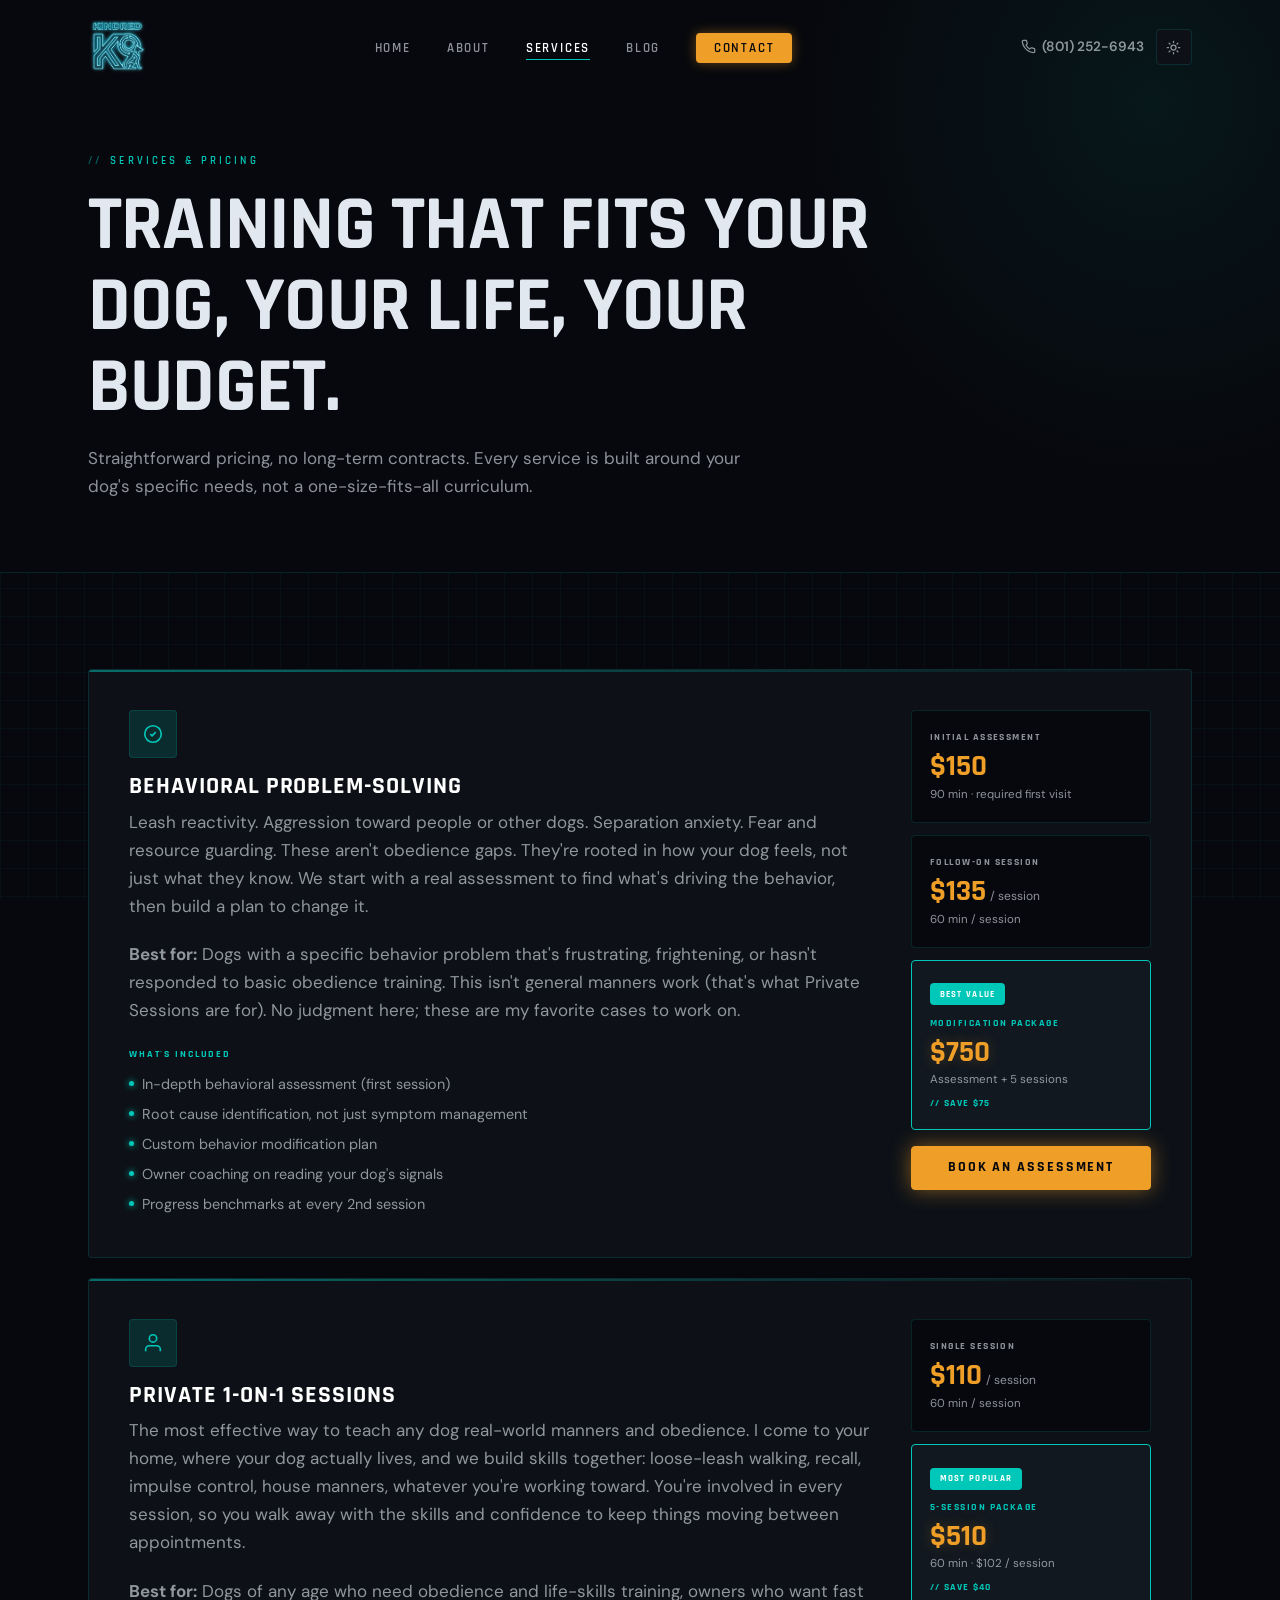
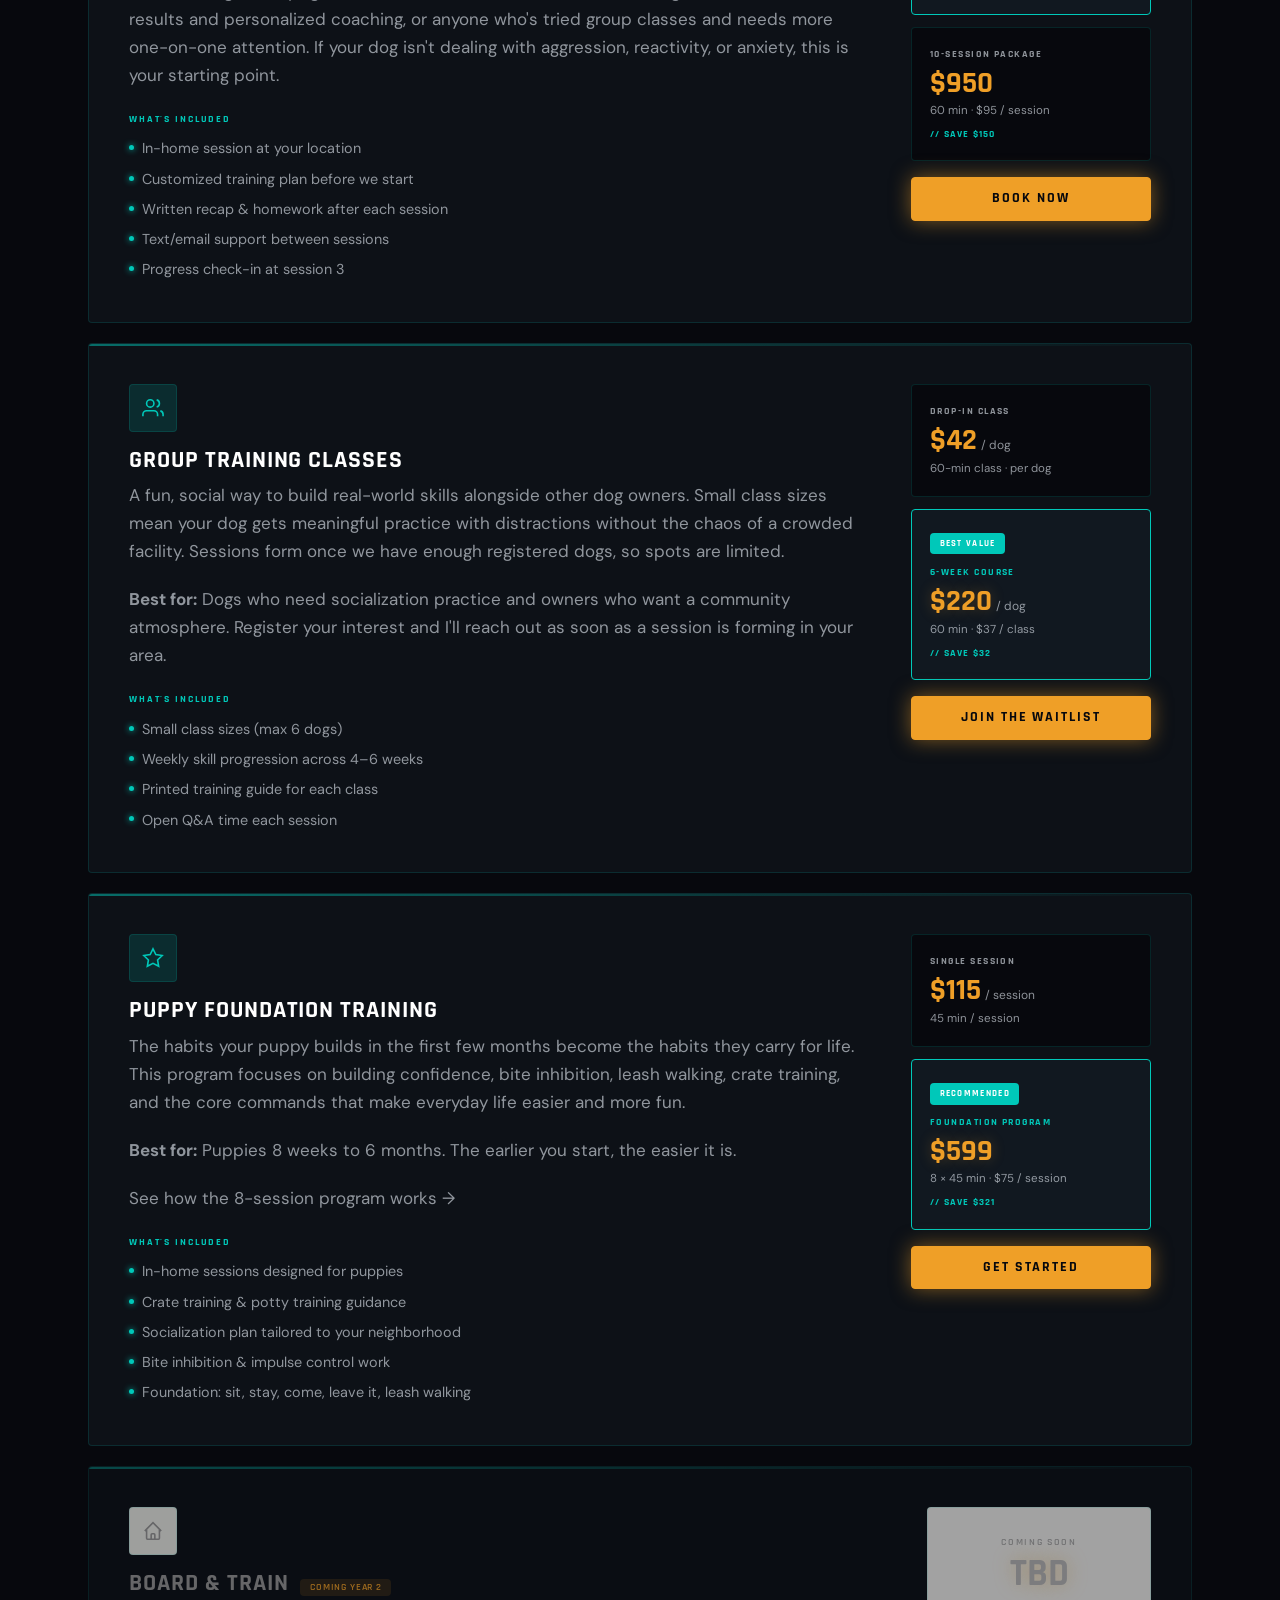
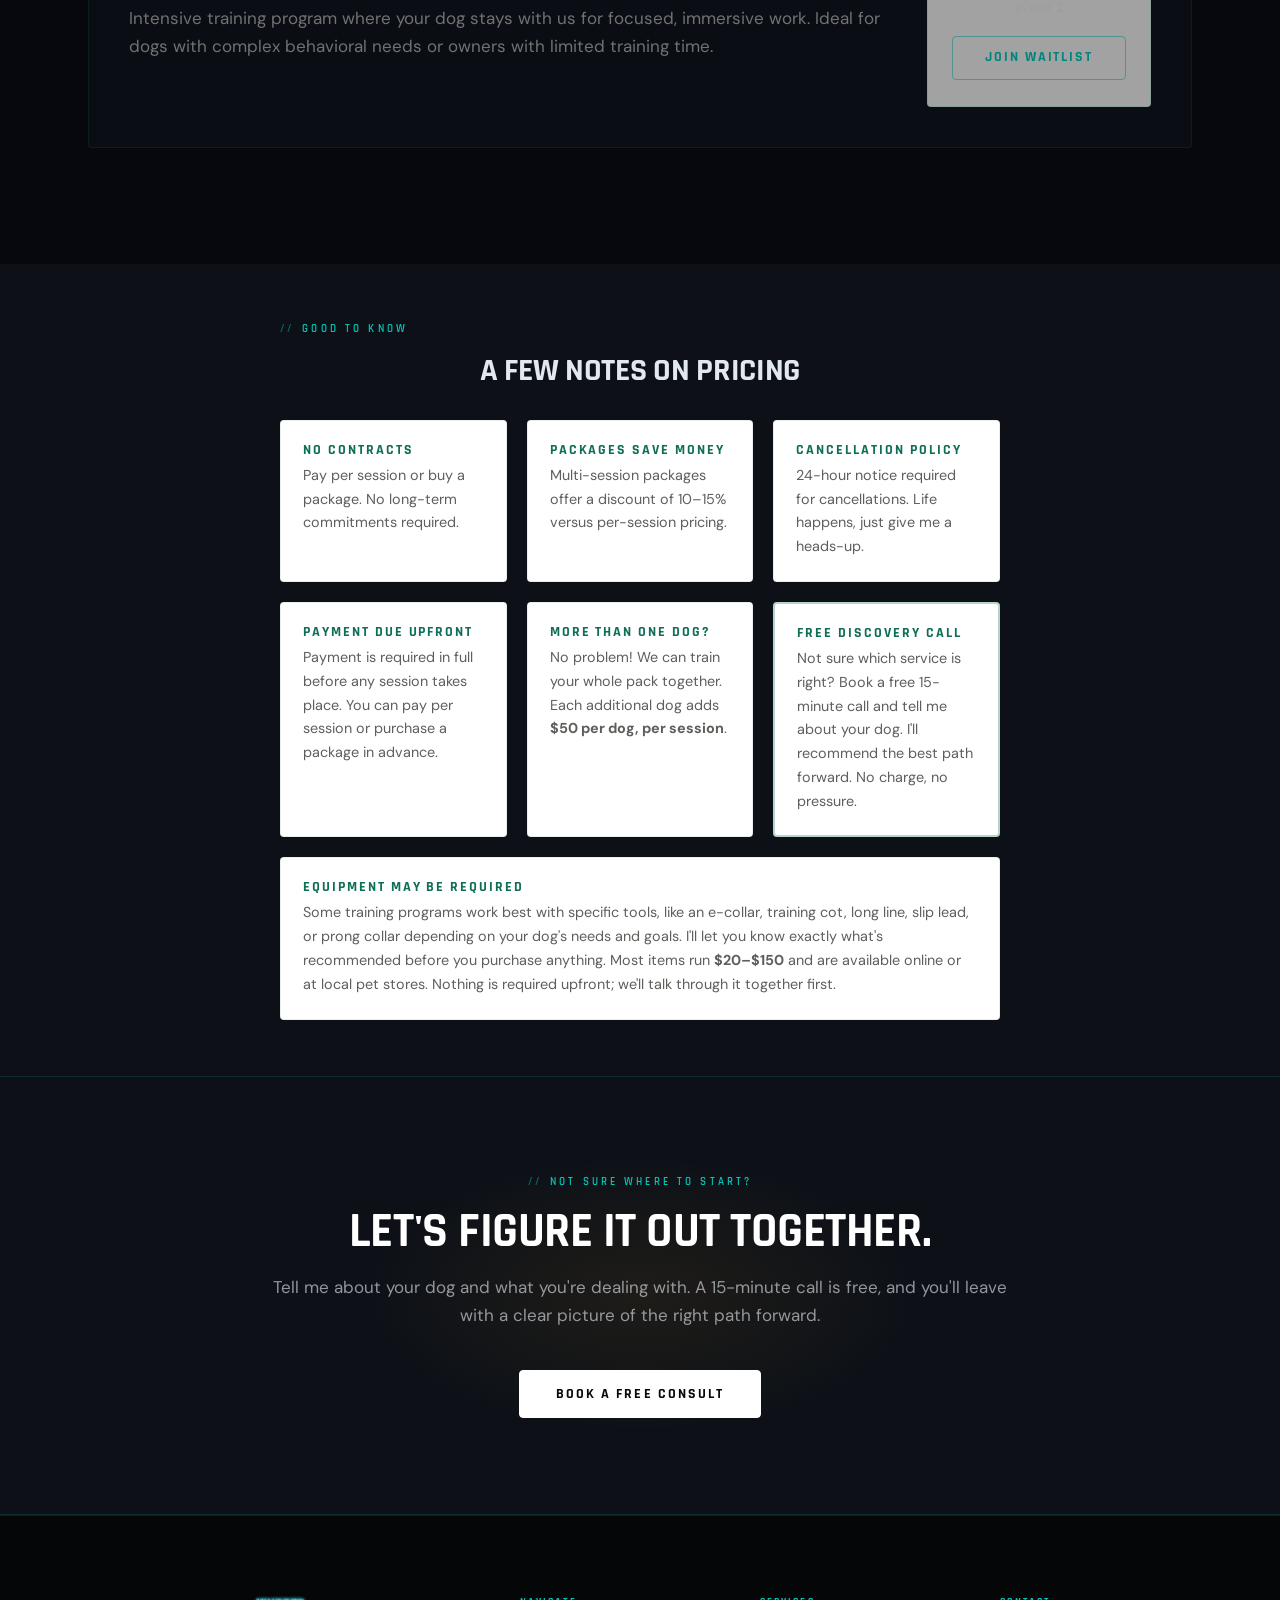
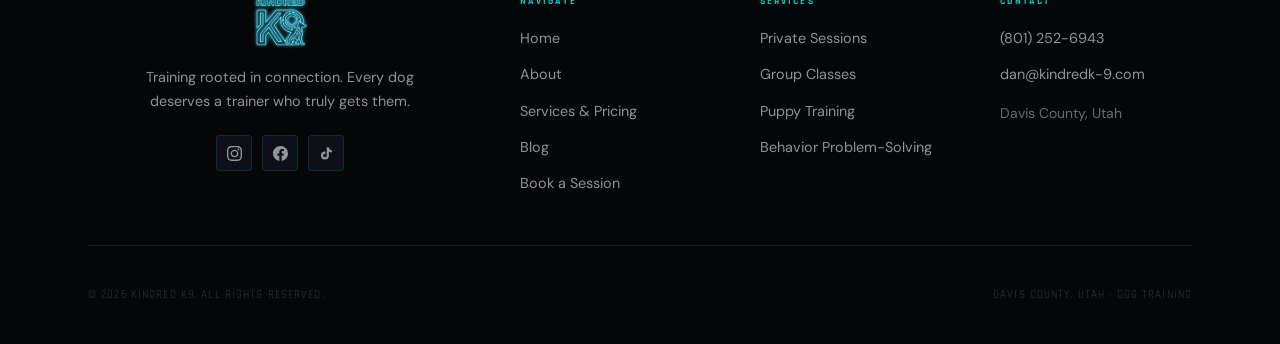
<file: services.html>
<!DOCTYPE html>
<html lang="en">
<head>
  <meta charset="UTF-8">
  <meta name="viewport" content="width=device-width, initial-scale=1.0">
  <title>Services &amp; Pricing | Kindred K9 Dog Training – Davis County, Utah</title>
  <meta name="description" content="Private dog training sessions, group classes, puppy foundation training, and behavioral problem-solving in Davis County, Utah. Transparent pricing, no contracts.">
  <link rel="canonical" href="https://kindredk-9.com/services.html">
  <link rel="icon" href="img/kindred-neon-mark.png?v=2" type="image/png">
  <link rel="apple-touch-icon" href="img/kindred-neon-mark.png?v=2">
  <meta property="og:type" content="website">
  <meta property="og:site_name" content="Kindred K9">
  <meta property="og:title" content="Services &amp; Pricing | Kindred K9 Dog Training – Davis County, Utah">
  <meta property="og:description" content="Private dog training sessions, group classes, puppy foundation training, and behavioral problem-solving in Davis County, Utah. Transparent pricing, no contracts.">
  <meta property="og:url" content="https://kindredk-9.com/services.html">
  <meta property="og:image" content="https://kindredk-9.com/img/og-social.jpg">
  <meta name="twitter:card" content="summary_large_image">
  <meta name="twitter:title" content="Services &amp; Pricing | Kindred K9 Dog Training – Davis County, Utah">
  <meta name="twitter:description" content="Private dog training sessions, group classes, puppy foundation training, and behavioral problem-solving in Davis County, Utah. Transparent pricing, no contracts.">
  <meta name="twitter:image" content="https://kindredk-9.com/img/og-social.jpg">

  <!-- Google tag (gtag.js) -->
  <script async src="https://www.googletagmanager.com/gtag/js?id=G-ET8DY32BQW"></script>
  <script>
    window.dataLayer = window.dataLayer || [];
    function gtag(){dataLayer.push(arguments);}
    gtag('js', new Date());
    gtag('config', 'G-ET8DY32BQW');
  </script>

  <link rel="preconnect" href="https://fonts.googleapis.com">
  <link rel="preconnect" href="https://fonts.gstatic.com" crossorigin>
  <link href="https://fonts.googleapis.com/css2?family=Rajdhani:wght@400;500;600;700&family=DM+Sans:wght@300;400;500;600&display=swap" rel="stylesheet">
  <link rel="stylesheet" href="css/styles.css?v=4">
  <script src="js/theme.js"></script>
  <script type="application/ld+json">
  {
    "@context": "https://schema.org",
    "@type": "LocalBusiness",
    "@id": "https://kindredk-9.com/#business",
    "name": "Kindred K9",
    "description": "Relationship-first dog training in Davis County, Utah. Private sessions, group classes, puppy foundation training, and behavioral problem-solving.",
    "url": "https://kindredk-9.com",
    "telephone": "+18012526943",
    "image": "https://kindredk-9.com/img/trainer-hero.jpg",
    "logo": {
      "@type": "ImageObject",
      "url": "https://kindredk-9.com/img/kindred-neon-lockup.png?v=2"
    },
    "address": {
      "@type": "PostalAddress",
      "streetAddress": "1606 Hollyhock Circle",
      "addressLocality": "Farmington",
      "addressRegion": "UT",
      "postalCode": "84025",
      "addressCountry": "US"
    },
    "priceRange": "$$",
    "sameAs": [
      "https://g.page/r/CReAidDRQq91EBI",
      "https://instagram.com/kindredk9",
      "https://facebook.com/kindredk9"
    ],
    "founder": {
      "@type": "Person",
      "@id": "https://kindredk-9.com/#dan",
      "name": "Dan"
    },
    "areaServed": [
      {"@type": "City", "name": "Layton"},
      {"@type": "City", "name": "Kaysville"},
      {"@type": "City", "name": "Farmington"},
      {"@type": "City", "name": "Bountiful"},
      {"@type": "City", "name": "Clearfield"},
      {"@type": "City", "name": "Clinton"},
      {"@type": "City", "name": "Syracuse"},
      {"@type": "City", "name": "Centerville"},
      {"@type": "AdministrativeArea", "name": "Davis County, Utah"}
    ],
    "hasOfferCatalog": {
      "@type": "OfferCatalog",
      "name": "Dog Training Services",
      "itemListElement": [
        {
          "@type": "Offer",
          "name": "Private Session – Single",
          "price": "110",
          "priceCurrency": "USD",
          "itemOffered": {
            "@type": "Service",
            "name": "Private 1-on-1 Dog Training Session",
            "description": "60-minute in-home dog training session with personalized plan, written recap, and text/email support between sessions."
          }
        },
        {
          "@type": "Offer",
          "name": "Private Sessions – 5-Session Package",
          "price": "510",
          "priceCurrency": "USD",
          "itemOffered": {
            "@type": "Service",
            "name": "Private Dog Training – 5 Sessions",
            "description": "Five 60-minute in-home private training sessions. $102 per session, a $40 savings vs. the single-session rate."
          }
        },
        {
          "@type": "Offer",
          "name": "Private Sessions – 10-Session Package",
          "price": "950",
          "priceCurrency": "USD",
          "itemOffered": {
            "@type": "Service",
            "name": "Private Dog Training – 10 Sessions",
            "description": "Ten 60-minute in-home private training sessions. $95 per session, a $150 savings vs. the single-session rate."
          }
        },
        {
          "@type": "Offer",
          "name": "Group Class – Drop-In",
          "price": "42",
          "priceCurrency": "USD",
          "itemOffered": {
            "@type": "Service",
            "name": "Group Dog Training Class – Drop-In",
            "description": "Single 60-minute drop-in group class. Small class sizes (max 6 dogs) with weekly skill progression."
          }
        },
        {
          "@type": "Offer",
          "name": "Group Class – 6-Week Course",
          "price": "220",
          "priceCurrency": "USD",
          "itemOffered": {
            "@type": "Service",
            "name": "Group Dog Training – 6-Week Course",
            "description": "Full 6-week group training course per dog, 60 minutes per class. $37 per class, a $32 savings vs. the drop-in rate."
          }
        },
        {
          "@type": "Offer",
          "name": "Puppy Foundation – Single Session",
          "price": "115",
          "priceCurrency": "USD",
          "itemOffered": {
            "@type": "Service",
            "name": "Puppy Training Session",
            "description": "Single 45-minute in-home puppy training session for dogs 8 weeks to 6 months old."
          }
        },
        {
          "@type": "Offer",
          "name": "Puppy Foundation Program – 8 Sessions",
          "price": "599",
          "priceCurrency": "USD",
          "itemOffered": {
            "@type": "Service",
            "name": "Puppy Foundation Training Program",
            "description": "8-session puppy foundation program, 45 minutes per session, covering confidence, bite inhibition, leash walking, crate training, and core commands. Save $321 vs. single session rate."
          }
        },
        {
          "@type": "Offer",
          "name": "Behavioral Assessment",
          "price": "150",
          "priceCurrency": "USD",
          "itemOffered": {
            "@type": "Service",
            "name": "Dog Behavioral Assessment",
            "description": "90-minute in-depth behavioral assessment. Required first visit for behavioral problem-solving."
          }
        },
        {
          "@type": "Offer",
          "name": "Behavioral Follow-On Session",
          "price": "135",
          "priceCurrency": "USD",
          "itemOffered": {
            "@type": "Service",
            "name": "Behavioral Problem-Solving Session",
            "description": "60-minute follow-on behavioral modification session addressing aggression, reactivity, separation anxiety, and other challenges."
          }
        },
        {
          "@type": "Offer",
          "name": "Behavioral Modification Package",
          "price": "750",
          "priceCurrency": "USD",
          "itemOffered": {
            "@type": "Service",
            "name": "Behavioral Modification Package – Assessment + 5 Sessions",
            "description": "Complete behavioral package: initial 90-minute assessment plus five 60-minute follow-on sessions. Save $75 vs. individual pricing."
          }
        }
      ]
    }
  }
  </script>
  <script type="application/ld+json">
  {
    "@context": "https://schema.org",
    "@type": "BreadcrumbList",
    "itemListElement": [
      {"@type": "ListItem", "position": 1, "name": "Home", "item": "https://kindredk-9.com/"},
      {"@type": "ListItem", "position": 2, "name": "Services & Pricing", "item": "https://kindredk-9.com/services.html"}
    ]
  }
  </script>
</head>
<body class="grid-bg">

  <!-- ── Navigation ─────────────────────────────── -->
  <nav class="site-nav" aria-label="Main navigation">
    <div class="nav-inner">
      <a href="index.html" class="nav-logo" aria-label="Kindred K9 home">
        <img src="img/kindred-neon-lockup.png?v=2" alt="Kindred K9" class="nav-logo-lockup">
        
      </a>
      <ul class="nav-links" role="list">
        <li><a href="index.html">Home</a></li>
        <li><a href="about.html">About</a></li>
        <li><a href="services.html">Services</a></li>
        <li><a href="blog.html">Blog</a></li>
        <li><a href="contact.html" class="nav-cta">Contact</a></li>
      </ul>
      <div class="nav-actions">
        <a href="tel:+18012526943" class="nav-phone-link" aria-label="Call Kindred K9 at (801) 252-6943">
          <svg viewBox="0 0 24 24" fill="none" stroke="currentColor" stroke-width="2" aria-hidden="true"><path d="M22 16.92v3a2 2 0 01-2.18 2 19.79 19.79 0 01-8.63-3.07 19.5 19.5 0 01-6-6 19.79 19.79 0 01-3.07-8.67A2 2 0 014.11 2h3a2 2 0 012 1.72c.127.96.361 1.903.7 2.81a2 2 0 01-.45 2.11L8.09 9.91a16 16 0 006 6l1.27-1.27a2 2 0 012.11-.45c.907.339 1.85.573 2.81.7A2 2 0 0122 16.92z"/></svg>
          (801) 252-6943
        </a>
        <button class="theme-toggle" aria-label="Switch to light mode">
          <svg class="icon-sun" xmlns="http://www.w3.org/2000/svg" viewBox="0 0 24 24" fill="none" stroke="currentColor" stroke-width="2" stroke-linecap="round" stroke-linejoin="round" aria-hidden="true">
            <circle cx="12" cy="12" r="4"/>
            <path d="M12 2v2M12 20v2M4.93 4.93l1.41 1.41M17.66 17.66l1.41 1.41M2 12h2M20 12h2M6.34 17.66l-1.41 1.41M19.07 4.93l-1.41 1.41"/>
          </svg>
          <svg class="icon-moon" xmlns="http://www.w3.org/2000/svg" viewBox="0 0 24 24" fill="none" stroke="currentColor" stroke-width="2" stroke-linecap="round" stroke-linejoin="round" aria-hidden="true">
            <path d="M21 12.79A9 9 0 1 1 11.21 3 7 7 0 0 0 21 12.79z"/>
          </svg>
        </button>
        <button class="nav-toggle" aria-label="Open menu" aria-expanded="false">
          <span></span><span></span><span></span>
        </button>
      </div>
    </div>
  </nav>

  <!-- ── Mobile Overlay ─────────────────────────── -->
  <div class="nav-overlay" role="dialog" aria-modal="true" aria-label="Navigation menu">
    <div class="nav-overlay-top">
      <a href="index.html" class="nav-logo">
        <img src="img/kindred-neon-lockup.png?v=2" alt="Kindred K9" class="nav-logo-lockup">
        
      </a>
      <button class="nav-overlay-close" aria-label="Close menu">&#x2715;</button>
    </div>
    <nav class="nav-overlay-links" aria-label="Mobile navigation">
      <a href="index.html">Home</a>
      <a href="about.html">About</a>
      <a href="services.html">Services</a>
      <a href="blog.html">Blog</a>
    </nav>
    <div class="nav-overlay-cta">
      <a href="tel:+18012526943" class="btn btn-primary btn-lg" style="width:100%;justify-content:center;margin-bottom:0.75rem">Call (801) 252-6943</a>
      <a href="contact.html" class="btn btn-secondary btn-lg" style="width:100%;justify-content:center">Contact</a>
    </div>
    <div class="nav-overlay-extra">
      <div class="nav-overlay-rating">
        <span class="nav-overlay-stars" aria-hidden="true">★★★★★</span>
        <span>5.0 on Google</span>
      </div>
      <div class="nav-overlay-social">
        <a href="https://instagram.com/kindredk9" target="_blank" rel="noopener" aria-label="Instagram">
          <svg viewBox="0 0 24 24" fill="currentColor" aria-hidden="true"><path d="M12 2.163c3.204 0 3.584.012 4.85.07 3.252.148 4.771 1.691 4.919 4.919.058 1.265.069 1.645.069 4.849 0 3.205-.012 3.584-.069 4.849-.149 3.225-1.664 4.771-4.919 4.919-1.266.058-1.644.07-4.85.07-3.204 0-3.584-.012-4.849-.07-3.26-.149-4.771-1.699-4.919-4.92-.058-1.265-.07-1.644-.07-4.849 0-3.204.013-3.583.07-4.849.149-3.227 1.664-4.771 4.919-4.919 1.266-.057 1.645-.069 4.849-.069zm0-2.163c-3.259 0-3.667.014-4.947.072-4.358.2-6.78 2.618-6.98 6.98-.059 1.281-.073 1.689-.073 4.948 0 3.259.014 3.668.072 4.948.2 4.358 2.618 6.78 6.98 6.98 1.281.058 1.689.072 4.948.072 3.259 0 3.668-.014 4.948-.072 4.354-.2 6.782-2.618 6.979-6.98.059-1.28.073-1.689.073-4.948 0-3.259-.014-3.667-.072-4.947-.196-4.354-2.617-6.78-6.979-6.98-1.281-.059-1.69-.073-4.949-.073zm0 5.838c-3.403 0-6.162 2.759-6.162 6.162s2.759 6.163 6.162 6.163 6.162-2.759 6.162-6.163c0-3.403-2.759-6.162-6.162-6.162zm0 10.162c-2.209 0-4-1.79-4-4 0-2.209 1.791-4 4-4s4 1.791 4 4c0 2.21-1.791 4-4 4zm6.406-11.845c-.796 0-1.441.645-1.441 1.44s.645 1.44 1.441 1.44c.795 0 1.439-.645 1.439-1.44s-.644-1.44-1.439-1.44z"/></svg>
        </a>
        <a href="https://facebook.com/kindredk9" target="_blank" rel="noopener" aria-label="Facebook">
          <svg viewBox="0 0 24 24" fill="currentColor" aria-hidden="true"><path d="M24 12.073c0-6.627-5.373-12-12-12s-12 5.373-12 12c0 5.99 4.388 10.954 10.125 11.854v-8.385H7.078v-3.47h3.047V9.43c0-3.007 1.792-4.669 4.533-4.669 1.312 0 2.686.235 2.686.235v2.953H15.83c-1.491 0-1.956.925-1.956 1.874v2.25h3.328l-.532 3.47h-2.796v8.385C19.612 23.027 24 18.062 24 12.073z"/></svg>
        </a>
        <a href="https://tiktok.com/@kindredk9" target="_blank" rel="noopener" aria-label="TikTok">
          <svg viewBox="0 0 24 24" fill="currentColor" aria-hidden="true"><path d="M19.59 6.69a4.83 4.83 0 01-3.77-4.25V2h-3.45v13.67a2.89 2.89 0 01-2.88 2.5 2.89 2.89 0 01-2.89-2.89 2.89 2.89 0 012.89-2.89c.28 0 .54.04.79.1V9.01a6.33 6.33 0 00-.79-.05 6.34 6.34 0 00-6.34 6.34 6.34 6.34 0 006.34 6.34 6.34 6.34 0 006.33-6.34V8.69a8.27 8.27 0 004.84 1.56V6.79a4.85 4.85 0 01-1.07-.1z"/></svg>
        </a>
      </div>
      <p class="nav-overlay-area">Serving Davis County &amp; surrounding areas</p>
    </div>
  </div>

  <main>

    <!-- ── Page Hero ──────────────────────────────── -->
    <section class="page-hero">
      <div class="container">
        <span class="eyebrow">Services &amp; Pricing</span>
        <h1>Training that fits your dog, your life, your budget.</h1>
        <p>Straightforward pricing, no long-term contracts. Every service is built around your dog's specific needs, not a one-size-fits-all curriculum.</p>
      </div>
    </section>

    <!-- ── Services List ──────────────────────────── -->
    <section class="section" aria-labelledby="services-list-heading">
      <div class="container">
        <h2 class="sr-only" id="services-list-heading">All Services</h2>

        <!-- Behavior Problem-Solving -->
        <div class="service-full" data-animate id="behavior">
          <div>
            <div class="service-icon">
              <svg viewBox="0 0 24 24" fill="none" stroke="currentColor" stroke-width="1.75" aria-hidden="true">
                <path d="M9 12l2 2 4-4m6 2a9 9 0 11-18 0 9 9 0 0118 0z"/>
              </svg>
            </div>
            <h3>Behavioral Problem-Solving</h3>
            <p class="desc">
              <a href="reactive-dog-training.html">Leash reactivity</a>. Aggression toward people or other
              dogs. <a href="separation-anxiety-help.html">Separation anxiety</a>. Fear and resource
              guarding. These aren't obedience gaps. They're rooted in how your dog feels, not just
              what they know. We start with a real assessment to find what's driving the behavior, then
              build a plan to change it.
            </p>
            <p class="desc" style="margin-top:0.75rem">
              <strong>Best for:</strong> Dogs with a specific behavior problem that's frustrating,
              frightening, or hasn't responded to basic obedience training. This isn't general manners
              work (that's what <a href="services.html#private">Private Sessions</a> are for). No judgment
              here; these are my favorite cases to work on.
            </p>
            <div class="service-includes" style="margin-top:1.375rem">
              <p class="includes-label">What's included</p>
              <ul class="includes-list">
                <li>In-depth behavioral assessment (first session)</li>
                <li>Root cause identification, not just symptom management</li>
                <li>Custom behavior modification plan</li>
                <li>Owner coaching on reading your dog's signals</li>
                <li>Progress benchmarks at every 2nd session</li>
              </ul>
            </div>
          </div>
          <div>
            <div class="pkg-tiers">
              <div class="pkg-tier">
                <p class="pkg-tier-name">Initial Assessment</p>
                <div class="pkg-tier-price">
                  <span class="pkg-tier-amount">$150</span>
                </div>
                <p class="pkg-breakdown">90 min · required first visit</p>
              </div>
              <div class="pkg-tier">
                <p class="pkg-tier-name">Follow-On Session</p>
                <div class="pkg-tier-price">
                  <span class="pkg-tier-amount">$135</span>
                  <span class="pkg-tier-unit">/ session</span>
                </div>
                <p class="pkg-breakdown">60 min / session</p>
              </div>
              <div class="pkg-tier pkg-tier--featured">
                <p class="pkg-badge">Best Value</p>
                <p class="pkg-tier-name">Modification Package</p>
                <div class="pkg-tier-price">
                  <span class="pkg-tier-amount">$750</span>
                </div>
                <p class="pkg-breakdown">Assessment + 5 sessions</p>
                <p class="pkg-save">// Save $75</p>
              </div>
              <a href="contact.html?service=behavior" class="btn btn-primary pkg-cta" style="width:100%;justify-content:center">Book an Assessment</a>
            </div>
          </div>
        </div>

        <!-- Private Sessions -->
        <div class="service-full" data-animate id="private">
          <div>
            <div class="service-icon">
              <svg viewBox="0 0 24 24" fill="none" stroke="currentColor" stroke-width="1.75" aria-hidden="true">
                <path d="M20 21v-2a4 4 0 00-4-4H8a4 4 0 00-4 4v2"/><circle cx="12" cy="7" r="4"/>
              </svg>
            </div>
            <h3>Private 1-on-1 Sessions</h3>
            <p class="desc">
              The most effective way to teach any dog real-world manners and obedience. I come to your home,
              where your dog actually lives, and we build skills together: loose-leash walking, recall,
              impulse control, house manners, whatever you're working toward. You're involved in every
              session, so you walk away with the skills and confidence to keep things moving between
              appointments.
            </p>
            <p class="desc" style="margin-top:0.75rem">
              <strong>Best for:</strong> Dogs of any age who need obedience and life-skills training,
              owners who want fast results and personalized coaching, or anyone who's tried group classes
              and needs more one-on-one attention. If your dog isn't dealing with aggression, reactivity, or
              anxiety, this is your starting point.
            </p>
            <div class="service-includes" style="margin-top:1.375rem">
              <p class="includes-label">What's included</p>
              <ul class="includes-list">
                <li>In-home session at your location</li>
                <li>Customized training plan before we start</li>
                <li>Written recap &amp; homework after each session</li>
                <li>Text/email support between sessions</li>
                <li>Progress check-in at session 3</li>
              </ul>
            </div>
          </div>
          <div>
            <div class="pkg-tiers">
              <div class="pkg-tier">
                <p class="pkg-tier-name">Single Session</p>
                <div class="pkg-tier-price">
                  <span class="pkg-tier-amount">$110</span>
                  <span class="pkg-tier-unit">/ session</span>
                </div>
                <p class="pkg-breakdown">60 min / session</p>
              </div>
              <div class="pkg-tier pkg-tier--featured">
                <p class="pkg-badge">Most Popular</p>
                <p class="pkg-tier-name">5-Session Package</p>
                <div class="pkg-tier-price">
                  <span class="pkg-tier-amount">$510</span>
                </div>
                <p class="pkg-breakdown">60 min · $102 / session</p>
                <p class="pkg-save">// Save $40</p>
              </div>
              <div class="pkg-tier">
                <p class="pkg-tier-name">10-Session Package</p>
                <div class="pkg-tier-price">
                  <span class="pkg-tier-amount">$950</span>
                </div>
                <p class="pkg-breakdown">60 min · $95 / session</p>
                <p class="pkg-save">// Save $150</p>
              </div>
              <a href="contact.html?service=private" class="btn btn-primary pkg-cta" style="width:100%;justify-content:center">Book Now</a>
            </div>
          </div>
        </div>

        <!-- Group Classes -->
        <div class="service-full" data-animate id="group">
          <div>
            <div class="service-icon">
              <svg viewBox="0 0 24 24" fill="none" stroke="currentColor" stroke-width="1.75" aria-hidden="true">
                <path d="M17 21v-2a4 4 0 00-4-4H5a4 4 0 00-4 4v2"/><circle cx="9" cy="7" r="4"/>
                <path d="M23 21v-2a4 4 0 00-3-3.87M16 3.13a4 4 0 010 7.75"/>
              </svg>
            </div>
            <h3>Group Training Classes</h3>
            <p class="desc">
              A fun, social way to build real-world skills alongside other dog owners. Small class sizes mean
              your dog gets meaningful practice with distractions without the chaos of a crowded facility.
              Sessions form once we have enough registered dogs, so spots are limited.
            </p>
            <p class="desc" style="margin-top:0.75rem">
              <strong>Best for:</strong> Dogs who need socialization practice and owners who want a community
              atmosphere. Register your interest and I'll reach out as soon as a session is forming in your area.
            </p>
            <div class="service-includes" style="margin-top:1.375rem">
              <p class="includes-label">What's included</p>
              <ul class="includes-list">
                <li>Small class sizes (max 6 dogs)</li>
                <li>Weekly skill progression across 4–6 weeks</li>
                <li>Printed training guide for each class</li>
                <li>Open Q&amp;A time each session</li>
              </ul>
            </div>
          </div>
          <div>
            <div class="pkg-tiers">
              <div class="pkg-tier">
                <p class="pkg-tier-name">Drop-In Class</p>
                <div class="pkg-tier-price">
                  <span class="pkg-tier-amount">$42</span>
                  <span class="pkg-tier-unit">/ dog</span>
                </div>
                <p class="pkg-breakdown">60-min class · per dog</p>
              </div>
              <div class="pkg-tier pkg-tier--featured">
                <p class="pkg-badge">Best Value</p>
                <p class="pkg-tier-name">6-Week Course</p>
                <div class="pkg-tier-price">
                  <span class="pkg-tier-amount">$220</span>
                  <span class="pkg-tier-unit">/ dog</span>
                </div>
                <p class="pkg-breakdown">60 min · $37 / class</p>
                <p class="pkg-save">// Save $32</p>
              </div>
              <a href="contact.html?service=group" class="btn btn-primary pkg-cta" style="width:100%;justify-content:center">Join the Waitlist</a>
            </div>
          </div>
        </div>

        <!-- Puppy Training -->
        <div class="service-full" data-animate id="puppy">
          <div>
            <div class="service-icon">
              <svg viewBox="0 0 24 24" fill="none" stroke="currentColor" stroke-width="1.75" aria-hidden="true">
                <path d="M12 2l3.09 6.26L22 9.27l-5 4.87 1.18 6.88L12 17.77l-6.18 3.25L7 14.14 2 9.27l6.91-1.01z"/>
              </svg>
            </div>
            <h3>Puppy Foundation Training</h3>
            <p class="desc">
              The habits your puppy builds in the first few months become the habits they carry for life.
              This program focuses on building confidence, bite inhibition, leash walking, crate training,
              and the core commands that make everyday life easier and more fun.
            </p>
            <p class="desc" style="margin-top:0.75rem">
              <strong>Best for:</strong> Puppies 8 weeks to 6 months. The earlier you start, the easier it is.
            </p>
            <p class="desc" style="margin-top:0.5rem">
              <a href="puppy-training-davis-county.html">See how the 8-session program works &rarr;</a>
            </p>
            <div class="service-includes" style="margin-top:1.375rem">
              <p class="includes-label">What's included</p>
              <ul class="includes-list">
                <li>In-home sessions designed for puppies</li>
                <li>Crate training &amp; potty training guidance</li>
                <li>Socialization plan tailored to your neighborhood</li>
                <li>Bite inhibition &amp; impulse control work</li>
                <li>Foundation: sit, stay, come, leave it, leash walking</li>
              </ul>
            </div>
          </div>
          <div>
            <div class="pkg-tiers">
              <div class="pkg-tier">
                <p class="pkg-tier-name">Single Session</p>
                <div class="pkg-tier-price">
                  <span class="pkg-tier-amount">$115</span>
                  <span class="pkg-tier-unit">/ session</span>
                </div>
                <p class="pkg-breakdown">45 min / session</p>
              </div>
              <div class="pkg-tier pkg-tier--featured">
                <p class="pkg-badge">Recommended</p>
                <p class="pkg-tier-name">Foundation Program</p>
                <div class="pkg-tier-price">
                  <span class="pkg-tier-amount">$599</span>
                </div>
                <p class="pkg-breakdown">8 × 45 min · $75 / session</p>
                <p class="pkg-save">// Save $321</p>
              </div>
              <a href="contact.html?service=puppy" class="btn btn-primary pkg-cta" style="width:100%;justify-content:center">Get Started</a>
            </div>
          </div>
        </div>

        <!-- Board & Train (coming soon) -->
        <div class="service-full" style="opacity:0.65; pointer-events:none" aria-hidden="true">
          <div>
            <div class="service-icon" style="background:#f0f0eb">
              <svg viewBox="0 0 24 24" fill="none" stroke="#999" stroke-width="1.75" aria-hidden="true">
                <path d="M3 12l2-2m0 0l7-7 7 7M5 10v10a1 1 0 001 1h3m10-11l2 2m-2-2v10a1 1 0 01-1 1h-3m-6 0a1 1 0 001-1v-4a1 1 0 011-1h2a1 1 0 011 1v4a1 1 0 001 1m-6 0h6"/>
              </svg>
            </div>
            <h3 style="color:#999">Board &amp; Train <span class="service-badge">Coming Year 2</span></h3>
            <p class="desc" style="color:#aaa">
              Intensive training program where your dog stays with us for focused, immersive work.
              Ideal for dogs with complex behavioral needs or owners with limited training time.
            </p>
          </div>
          <div>
            <div class="pricing-box" style="background:#f5f5f2">
              <p class="from" style="color:#aaa">Coming Soon</p>
              <p class="price" style="color:#bbb">TBD</p>
              <p class="per">in Year 2</p>
              <a href="contact.html" class="btn btn-secondary" style="width:100%;justify-content:center;pointer-events:all;opacity:1" aria-label="Join waitlist for Board and Train">Join Waitlist</a>
            </div>
          </div>
        </div>

      </div>
    </section>

    <!-- ── Pricing Notes ───────────────────────────── -->
    <section class="section section--tight section--tinted">
      <div class="container">
        <div style="max-width:720px;margin:0 auto;text-align:center" data-animate>
          <span class="eyebrow">Good to know</span>
          <h2 style="font-size:clamp(1.5rem,3vw,2rem);margin-bottom:1rem">A few notes on pricing</h2>
          <div style="display:grid;grid-template-columns:repeat(auto-fill,minmax(200px,1fr));gap:1.25rem;margin-top:2rem;text-align:left">
            <div style="background:white;border-radius:var(--radius);padding:1.375rem;border:1px solid rgba(15,110,86,0.1)">
              <h4 style="margin-bottom:0.4rem;color:var(--green)">No contracts</h4>
              <p style="font-size:0.9rem;color:#5e5e5b;max-width:none;margin:0">Pay per session or buy a package. No long-term commitments required.</p>
            </div>
            <div style="background:white;border-radius:var(--radius);padding:1.375rem;border:1px solid rgba(15,110,86,0.1)">
              <h4 style="margin-bottom:0.4rem;color:var(--green)">Packages save money</h4>
              <p style="font-size:0.9rem;color:#5e5e5b;max-width:none;margin:0">Multi-session packages offer a discount of 10–15% versus per-session pricing.</p>
            </div>
            <div style="background:white;border-radius:var(--radius);padding:1.375rem;border:1px solid rgba(15,110,86,0.1)">
              <h4 style="margin-bottom:0.4rem;color:var(--green)">Cancellation policy</h4>
              <p style="font-size:0.9rem;color:#5e5e5b;max-width:none;margin:0">24-hour notice required for cancellations. Life happens, just give me a heads-up.</p>
            </div>
            <div style="background:white;border-radius:var(--radius);padding:1.375rem;border:1px solid rgba(15,110,86,0.1)">
              <h4 style="margin-bottom:0.4rem;color:var(--green)">Payment due upfront</h4>
              <p style="font-size:0.9rem;color:#5e5e5b;max-width:none;margin:0">Payment is required in full before any session takes place. You can pay per session or purchase a package in advance.</p>
            </div>
            <div style="background:white;border-radius:var(--radius);padding:1.375rem;border:1px solid rgba(15,110,86,0.1)">
              <h4 style="margin-bottom:0.4rem;color:var(--green)">More than one dog?</h4>
              <p style="font-size:0.9rem;color:#5e5e5b;max-width:none;margin:0">No problem! We can train your whole pack together. Each additional dog adds <strong style="color:#5e5e5b">$50 per dog, per session</strong>.</p>
            </div>
            <div style="background:white;border-radius:var(--radius);padding:1.375rem;border:2px solid rgba(15,110,86,0.3)">
              <h4 style="margin-bottom:0.4rem;color:var(--green)">Free discovery call</h4>
              <p style="font-size:0.9rem;color:#5e5e5b;max-width:none;margin:0">Not sure which service is right? Book a free 15-minute call and tell me about your dog. I'll recommend the best path forward. No charge, no pressure.</p>
            </div>
            <div style="background:white;border-radius:var(--radius);padding:1.375rem;border:1px solid rgba(15,110,86,0.1);grid-column:1/-1">
              <h4 style="margin-bottom:0.4rem;color:var(--green)">Equipment may be required</h4>
              <p style="font-size:0.9rem;color:#5e5e5b;max-width:none;margin:0">Some training programs work best with specific tools, like an e-collar, training cot, long line, slip lead, or prong collar depending on your dog's needs and goals. I'll let you know exactly what's recommended before you purchase anything. Most items run <strong style="color:#5e5e5b">$20–$150</strong> and are available online or at local pet stores. Nothing is required upfront; we'll talk through it together first.</p>
            </div>
          </div>
        </div>
      </div>
    </section>

    <!-- ── CTA Banner ─────────────────────────────── -->
    <section class="cta-banner">
      <div class="container">
        <span class="eyebrow eyebrow--light" data-animate>Not sure where to start?</span>
        <h2 data-animate>Let's figure it out together.</h2>
        <p data-animate>
          Tell me about your dog and what you're dealing with. A 15-minute call is free,
          and you'll leave with a clear picture of the right path forward.
        </p>
        <div class="btn-group" style="justify-content:center" data-animate>
          <a href="contact.html?service=consult" class="btn btn-white btn-lg">Book a Free Consult</a>
        </div>
      </div>
    </section>

  </main>

  <!-- ── Footer ─────────────────────────────────── -->
  <footer class="site-footer">
    <div class="container">
      <div class="footer-grid">
        <div class="footer-brand">
          <a href="index.html" class="nav-logo">
            <img src="img/kindred-neon-lockup.png?v=2" alt="Kindred K9" class="nav-logo-lockup">
        
          </a>
          <p>Training rooted in connection. Every dog deserves a trainer who truly gets them.</p>
          <div class="footer-social">
            <a href="https://instagram.com/kindredk9" target="_blank" rel="noopener" aria-label="Instagram">
              <svg viewBox="0 0 24 24" fill="currentColor" aria-hidden="true"><path d="M12 2.163c3.204 0 3.584.012 4.85.07 3.252.148 4.771 1.691 4.919 4.919.058 1.265.069 1.645.069 4.849 0 3.205-.012 3.584-.069 4.849-.149 3.225-1.664 4.771-4.919 4.919-1.266.058-1.644.07-4.85.07-3.204 0-3.584-.012-4.849-.07-3.26-.149-4.771-1.699-4.919-4.92-.058-1.265-.07-1.644-.07-4.849 0-3.204.013-3.583.07-4.849.149-3.227 1.664-4.771 4.919-4.919 1.266-.057 1.645-.069 4.849-.069zm0-2.163c-3.259 0-3.667.014-4.947.072-4.358.2-6.78 2.618-6.98 6.98-.059 1.281-.073 1.689-.073 4.948 0 3.259.014 3.668.072 4.948.2 4.358 2.618 6.78 6.98 6.98 1.281.058 1.689.072 4.948.072 3.259 0 3.668-.014 4.948-.072 4.354-.2 6.782-2.618 6.979-6.98.059-1.28.073-1.689.073-4.948 0-3.259-.014-3.667-.072-4.947-.196-4.354-2.617-6.78-6.979-6.98-1.281-.059-1.69-.073-4.949-.073zm0 5.838c-3.403 0-6.162 2.759-6.162 6.162s2.759 6.163 6.162 6.163 6.162-2.759 6.162-6.163c0-3.403-2.759-6.162-6.162-6.162zm0 10.162c-2.209 0-4-1.79-4-4 0-2.209 1.791-4 4-4s4 1.791 4 4c0 2.21-1.791 4-4 4zm6.406-11.845c-.796 0-1.441.645-1.441 1.44s.645 1.44 1.441 1.44c.795 0 1.439-.645 1.439-1.44s-.644-1.44-1.439-1.44z"/></svg>
            </a>
            <a href="https://facebook.com/kindredk9" target="_blank" rel="noopener" aria-label="Facebook">
              <svg viewBox="0 0 24 24" fill="currentColor" aria-hidden="true"><path d="M24 12.073c0-6.627-5.373-12-12-12s-12 5.373-12 12c0 5.99 4.388 10.954 10.125 11.854v-8.385H7.078v-3.47h3.047V9.43c0-3.007 1.792-4.669 4.533-4.669 1.312 0 2.686.235 2.686.235v2.953H15.83c-1.491 0-1.956.925-1.956 1.874v2.25h3.328l-.532 3.47h-2.796v8.385C19.612 23.027 24 18.062 24 12.073z"/></svg>
            </a>
            <a href="https://tiktok.com/@kindredk9" target="_blank" rel="noopener" aria-label="TikTok">
              <svg viewBox="0 0 24 24" fill="currentColor" aria-hidden="true"><path d="M19.59 6.69a4.83 4.83 0 01-3.77-4.25V2h-3.45v13.67a2.89 2.89 0 01-2.88 2.5 2.89 2.89 0 01-2.89-2.89 2.89 2.89 0 012.89-2.89c.28 0 .54.04.79.1V9.01a6.33 6.33 0 00-.79-.05 6.34 6.34 0 00-6.34 6.34 6.34 6.34 0 006.34 6.34 6.34 6.34 0 006.33-6.34V8.69a8.27 8.27 0 004.84 1.56V6.79a4.85 4.85 0 01-1.07-.1z"/></svg>
            </a>
          </div>
        </div>
        <div class="footer-col">
          <h4>Navigate</h4>
          <ul>
            <li><a href="index.html">Home</a></li>
            <li><a href="about.html">About</a></li>
            <li><a href="services.html">Services &amp; Pricing</a></li>
            <li><a href="blog.html">Blog</a></li>
            <li><a href="contact.html">Book a Session</a></li>
          </ul>
        </div>
        <div class="footer-col">
          <h4>Services</h4>
          <ul>
            <li><a href="services.html">Private Sessions</a></li>
            <li><a href="services.html">Group Classes</a></li>
            <li><a href="services.html">Puppy Training</a></li>
            <li><a href="services.html">Behavior Problem-Solving</a></li>
          </ul>
        </div>
        <div class="footer-col">
          <h4>Contact</h4>
          <ul>
            <li><a href="tel:+18012526943">(801) 252-6943</a></li>
            <li><a href="mailto:dan@kindredk-9.com">dan@kindredk-9.com</a></li>
            <li style="color:rgba(255,255,255,0.4); font-size:0.875rem; padding-top:0.25rem">Davis County, Utah</li>
          </ul>
        </div>
      </div>
      <div class="footer-bottom">
        <p>&copy; <span data-current-year>2026</span> Kindred K9. All rights reserved.</p>
        <p>Davis County, Utah · Dog Training</p>
      </div>
    </div>
  </footer>

  <script src="js/main.js"></script>
</body>
</html>
</file>
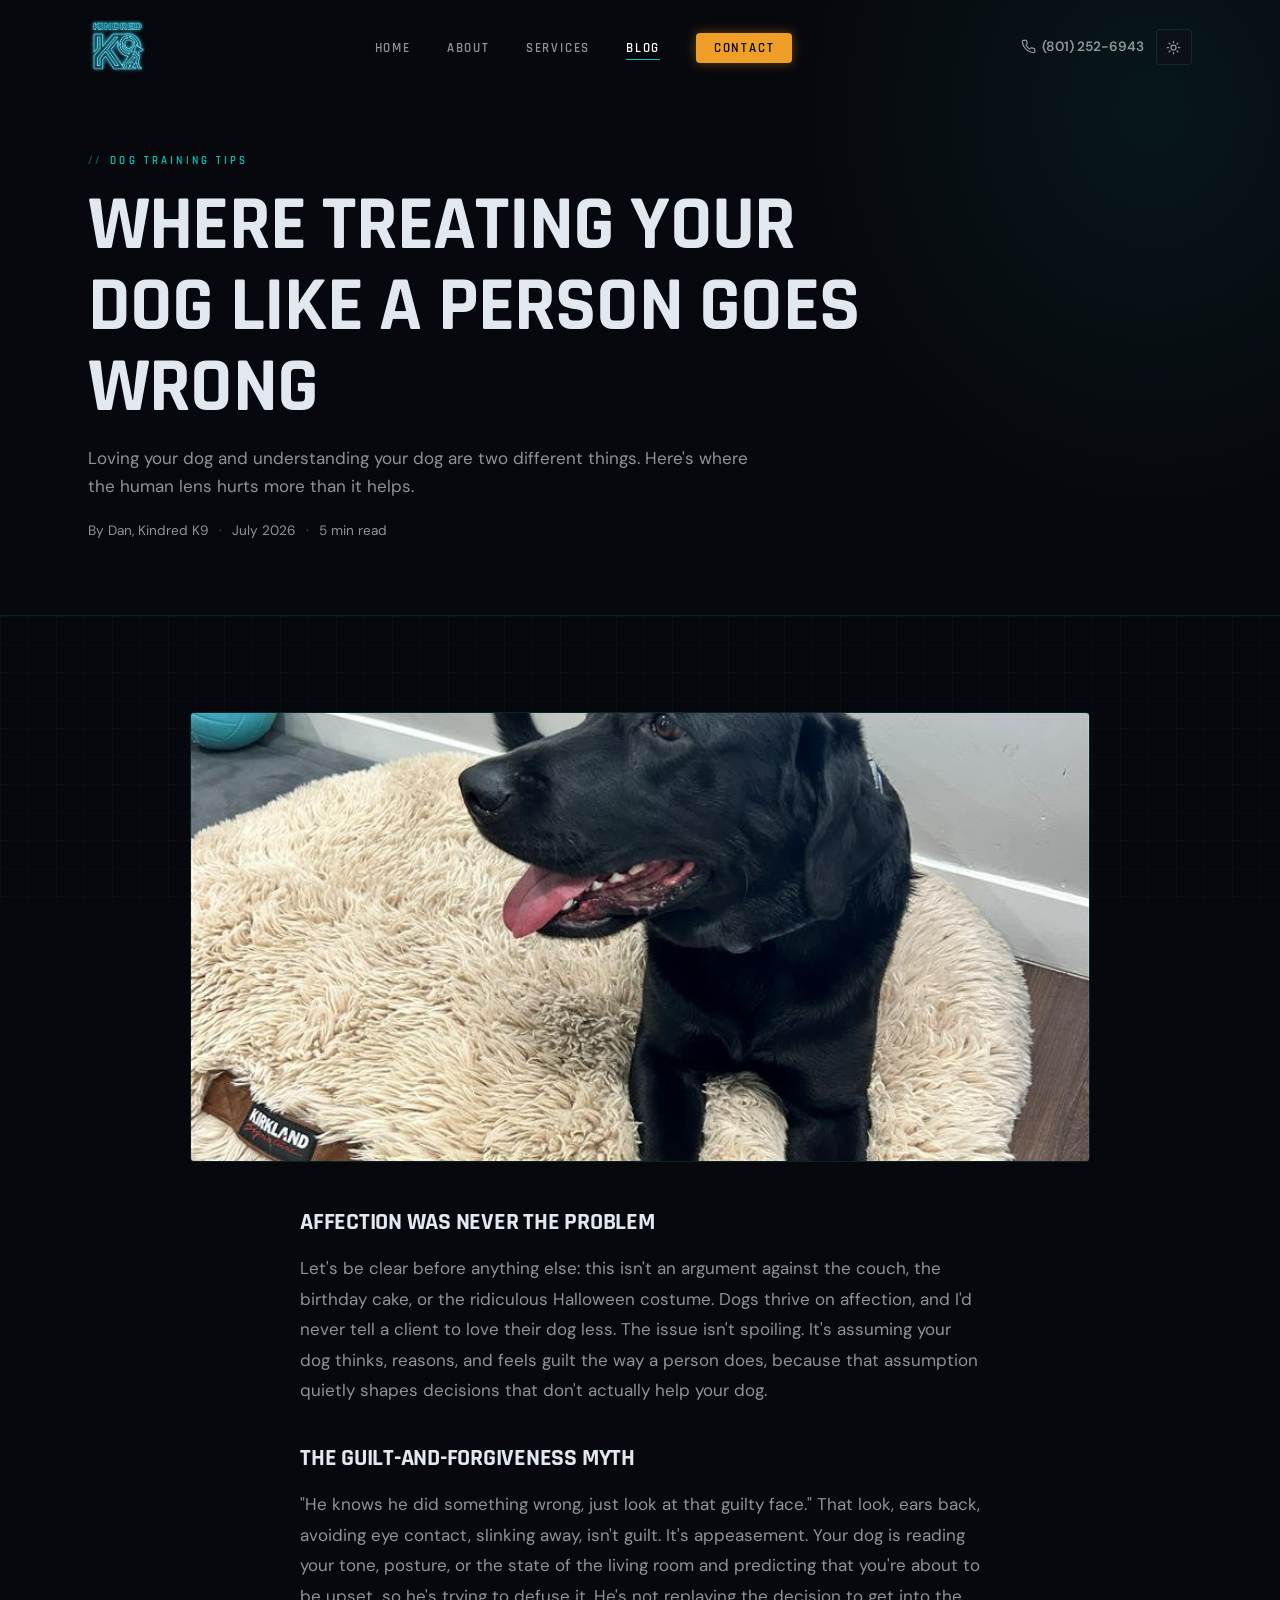
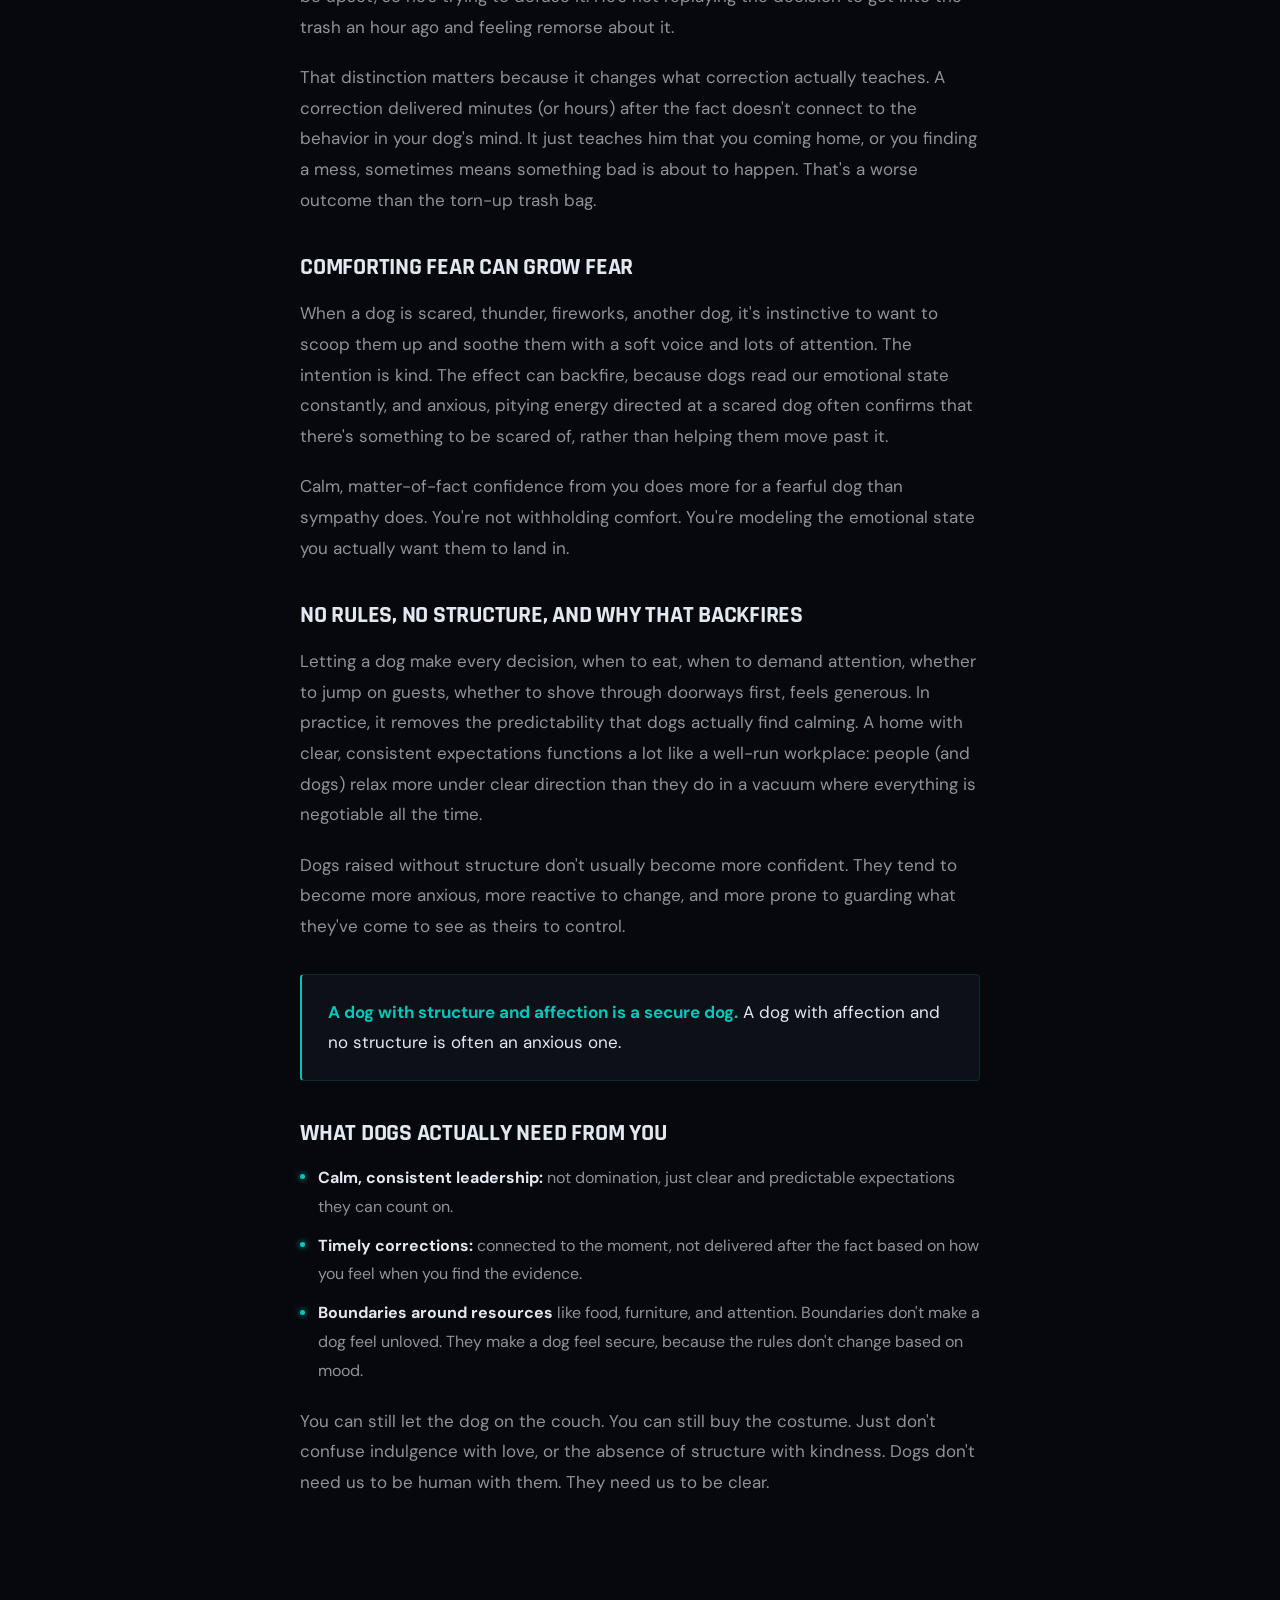
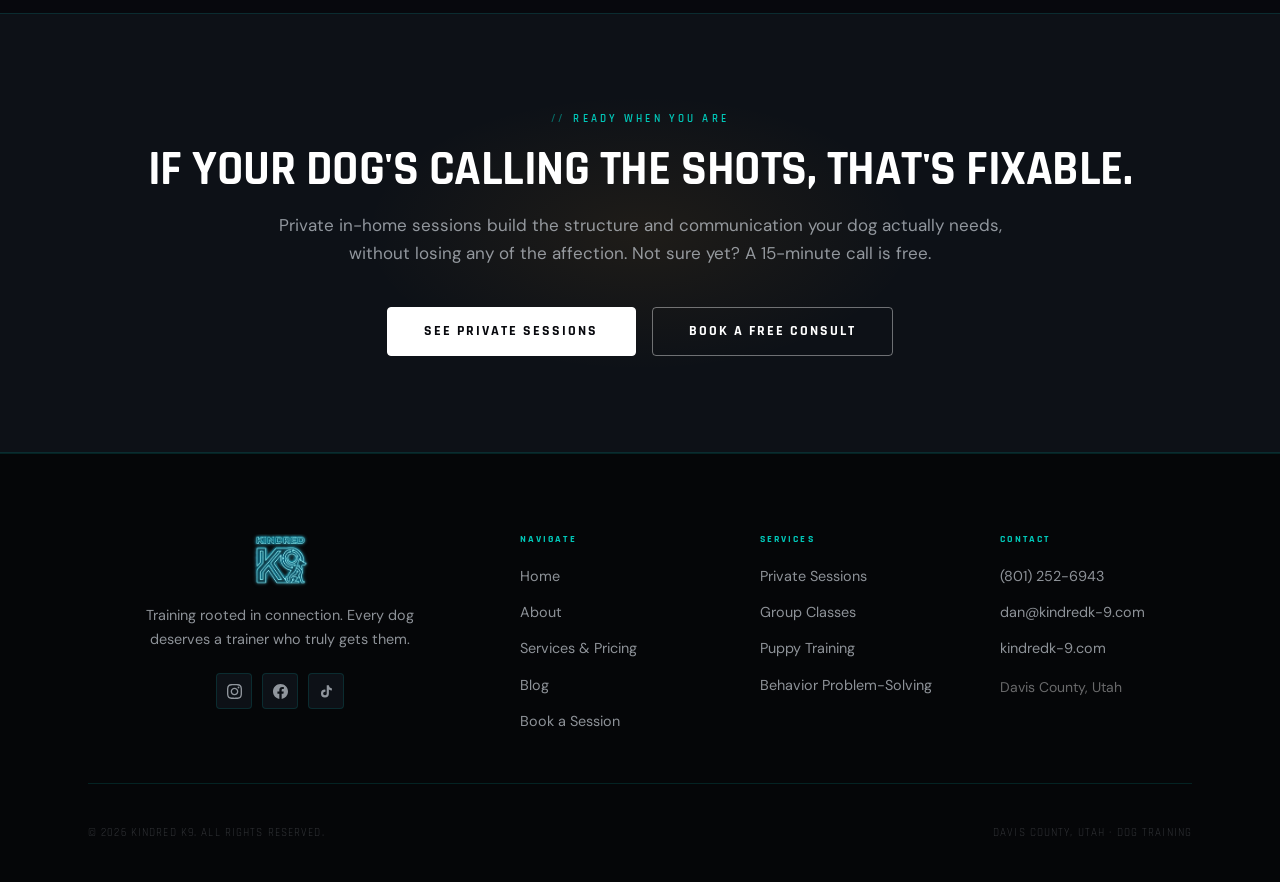
<file: stop-humanizing-your-dog.html>
<!DOCTYPE html>
<html lang="en">
<head>
  <meta charset="UTF-8">
  <meta name="viewport" content="width=device-width, initial-scale=1.0">
  <title>Where Treating Your Dog Like a Person Goes Wrong | Kindred K9 Blog</title>
  <meta name="description" content="Spoiling your dog isn't the problem. Treating them like a tiny human with human logic is. Here's where humanization backfires, and what dogs actually need.">
  <link rel="canonical" href="https://kindredk-9.com/stop-humanizing-your-dog.html">
  <link rel="icon" href="img/kindred-neon-mark.png?v=2" type="image/png">
  <link rel="apple-touch-icon" href="img/kindred-neon-mark.png?v=2">
  <meta property="og:type" content="article">
  <meta property="og:site_name" content="Kindred K9">
  <meta property="og:title" content="Where Treating Your Dog Like a Person Goes Wrong | Kindred K9 Blog">
  <meta property="og:description" content="Spoiling your dog isn't the problem. Treating them like a tiny human with human logic is. Here's where humanization backfires, and what dogs actually need.">
  <meta property="og:url" content="https://kindredk-9.com/stop-humanizing-your-dog.html">
  <meta property="og:image" content="https://kindredk-9.com/img/hero-lab-bed.jpg">
  <meta name="twitter:card" content="summary_large_image">
  <meta name="twitter:title" content="Where Treating Your Dog Like a Person Goes Wrong | Kindred K9 Blog">
  <meta name="twitter:description" content="Spoiling your dog isn't the problem. Treating them like a tiny human with human logic is. Here's where humanization backfires, and what dogs actually need.">
  <meta name="twitter:image" content="https://kindredk-9.com/img/hero-lab-bed.jpg">

  <!-- Google tag (gtag.js) -->
  <script async src="https://www.googletagmanager.com/gtag/js?id=G-ET8DY32BQW"></script>
  <script>
    window.dataLayer = window.dataLayer || [];
    function gtag(){dataLayer.push(arguments);}
    gtag('js', new Date());
    gtag('config', 'G-ET8DY32BQW');
  </script>

  <link rel="preconnect" href="https://fonts.googleapis.com">
  <link rel="preconnect" href="https://fonts.gstatic.com" crossorigin>
  <link href="https://fonts.googleapis.com/css2?family=Rajdhani:wght@400;500;600;700&family=DM+Sans:wght@300;400;500;600&display=swap" rel="stylesheet">
  <link rel="stylesheet" href="css/styles.css?v=4">
  <script src="js/theme.js"></script>
  <script type="application/ld+json">
  {
    "@context": "https://schema.org",
    "@type": "BlogPosting",
    "headline": "Where treating your dog like a person goes wrong",
    "description": "Spoiling your dog isn't the problem. Treating them like a tiny human with human logic is. Here's where humanization backfires, and what dogs actually need.",
    "image": "https://kindredk-9.com/img/hero-lab-bed.jpg",
    "author": {"@type": "Person", "name": "Dan", "url": "https://kindredk-9.com/about.html"},
    "publisher": {
      "@type": "Organization",
      "name": "Kindred K9",
      "logo": {"@type": "ImageObject", "url": "https://kindredk-9.com/img/kindred-neon-lockup.png"}
    },
    "datePublished": "2026-07-05",
    "mainEntityOfPage": "https://kindredk-9.com/stop-humanizing-your-dog.html"
  }
  </script>
  <script type="application/ld+json">
  {
    "@context": "https://schema.org",
    "@type": "BreadcrumbList",
    "itemListElement": [
      {"@type": "ListItem", "position": 1, "name": "Home", "item": "https://kindredk-9.com/"},
      {"@type": "ListItem", "position": 2, "name": "Blog", "item": "https://kindredk-9.com/blog.html"},
      {"@type": "ListItem", "position": 3, "name": "Where Treating Your Dog Like a Person Goes Wrong", "item": "https://kindredk-9.com/stop-humanizing-your-dog.html"}
    ]
  }
  </script>
</head>
<body class="grid-bg">

  <!-- ── Navigation ─────────────────────────────── -->
  <nav class="site-nav" aria-label="Main navigation">
    <div class="nav-inner">
      <a href="index.html" class="nav-logo" aria-label="Kindred K9 home">
        <img src="img/kindred-neon-lockup.png?v=2" alt="Kindred K9" class="nav-logo-lockup">
      </a>
      <ul class="nav-links" role="list">
        <li><a href="index.html">Home</a></li>
        <li><a href="about.html">About</a></li>
        <li><a href="services.html">Services</a></li>
        <li><a href="blog.html" class="active">Blog</a></li>
        <li><a href="contact.html" class="nav-cta">Contact</a></li>
      </ul>
      <div class="nav-actions">
        <a href="tel:+18012526943" class="nav-phone-link" aria-label="Call Kindred K9 at (801) 252-6943">
          <svg viewBox="0 0 24 24" fill="none" stroke="currentColor" stroke-width="2" aria-hidden="true"><path d="M22 16.92v3a2 2 0 01-2.18 2 19.79 19.79 0 01-8.63-3.07 19.5 19.5 0 01-6-6 19.79 19.79 0 01-3.07-8.67A2 2 0 014.11 2h3a2 2 0 012 1.72c.127.96.361 1.903.7 2.81a2 2 0 01-.45 2.11L8.09 9.91a16 16 0 006 6l1.27-1.27a2 2 0 012.11-.45c.907.339 1.85.573 2.81.7A2 2 0 0122 16.92z"/></svg>
          (801) 252-6943
        </a>
        <button class="theme-toggle" aria-label="Switch to light mode">
          <svg class="icon-sun" xmlns="http://www.w3.org/2000/svg" viewBox="0 0 24 24" fill="none" stroke="currentColor" stroke-width="2" stroke-linecap="round" stroke-linejoin="round" aria-hidden="true">
            <circle cx="12" cy="12" r="4"/>
            <path d="M12 2v2M12 20v2M4.93 4.93l1.41 1.41M17.66 17.66l1.41 1.41M2 12h2M20 12h2M6.34 17.66l-1.41 1.41M19.07 4.93l-1.41 1.41"/>
          </svg>
          <svg class="icon-moon" xmlns="http://www.w3.org/2000/svg" viewBox="0 0 24 24" fill="none" stroke="currentColor" stroke-width="2" stroke-linecap="round" stroke-linejoin="round" aria-hidden="true">
            <path d="M21 12.79A9 9 0 1 1 11.21 3 7 7 0 0 0 21 12.79z"/>
          </svg>
        </button>
        <button class="nav-toggle" aria-label="Open menu" aria-expanded="false">
          <span></span><span></span><span></span>
        </button>
      </div>
    </div>
  </nav>

  <!-- ── Mobile Overlay ─────────────────────────── -->
  <div class="nav-overlay" role="dialog" aria-modal="true" aria-label="Navigation menu">
    <div class="nav-overlay-top">
      <a href="index.html" class="nav-logo">
        <img src="img/kindred-neon-lockup.png?v=2" alt="Kindred K9" class="nav-logo-lockup">
      </a>
      <button class="nav-overlay-close" aria-label="Close menu">&#x2715;</button>
    </div>
    <nav class="nav-overlay-links" aria-label="Mobile navigation">
      <a href="index.html">Home</a>
      <a href="about.html">About</a>
      <a href="services.html">Services</a>
      <a href="blog.html">Blog</a>
    </nav>
    <div class="nav-overlay-cta">
      <a href="tel:+18012526943" class="btn btn-primary btn-lg" style="width:100%;justify-content:center;margin-bottom:0.75rem">Call (801) 252-6943</a>
      <a href="contact.html" class="btn btn-secondary btn-lg" style="width:100%;justify-content:center">Contact</a>
    </div>
    <div class="nav-overlay-extra">
      <div class="nav-overlay-rating">
        <span class="nav-overlay-stars" aria-hidden="true">★★★★★</span>
        <span>5.0 on Google</span>
      </div>
      <div class="nav-overlay-social">
        <a href="https://instagram.com/kindredk9" target="_blank" rel="noopener" aria-label="Instagram">
          <svg viewBox="0 0 24 24" fill="currentColor" aria-hidden="true"><path d="M12 2.163c3.204 0 3.584.012 4.85.07 3.252.148 4.771 1.691 4.919 4.919.058 1.265.069 1.645.069 4.849 0 3.205-.012 3.584-.069 4.849-.149 3.225-1.664 4.771-4.919 4.919-1.266.058-1.644.07-4.85.07-3.204 0-3.584-.012-4.849-.07-3.26-.149-4.771-1.699-4.919-4.92-.058-1.265-.07-1.644-.07-4.849 0-3.204.013-3.583.07-4.849.149-3.227 1.664-4.771 4.919-4.919 1.266-.057 1.645-.069 4.849-.069zm0-2.163c-3.259 0-3.667.014-4.947.072-4.358.2-6.78 2.618-6.98 6.98-.059 1.281-.073 1.689-.073 4.948 0 3.259.014 3.668.072 4.948.2 4.358 2.618 6.78 6.98 6.98 1.281.058 1.689.072 4.948.072 3.259 0 3.668-.014 4.948-.072 4.354-.2 6.782-2.618 6.979-6.98.059-1.28.073-1.689.073-4.948 0-3.259-.014-3.667-.072-4.947-.196-4.354-2.617-6.78-6.979-6.98-1.281-.059-1.69-.073-4.949-.073zm0 5.838c-3.403 0-6.162 2.759-6.162 6.162s2.759 6.163 6.162 6.163 6.162-2.759 6.162-6.163c0-3.403-2.759-6.162-6.162-6.162zm0 10.162c-2.209 0-4-1.79-4-4 0-2.209 1.791-4 4-4s4 1.791 4 4c0 2.21-1.791 4-4 4zm6.406-11.845c-.796 0-1.441.645-1.441 1.44s.645 1.44 1.441 1.44c.795 0 1.439-.645 1.439-1.44s-.644-1.44-1.439-1.44z"/></svg>
        </a>
        <a href="https://facebook.com/kindredk9" target="_blank" rel="noopener" aria-label="Facebook">
          <svg viewBox="0 0 24 24" fill="currentColor" aria-hidden="true"><path d="M24 12.073c0-6.627-5.373-12-12-12s-12 5.373-12 12c0 5.99 4.388 10.954 10.125 11.854v-8.385H7.078v-3.47h3.047V9.43c0-3.007 1.792-4.669 4.533-4.669 1.312 0 2.686.235 2.686.235v2.953H15.83c-1.491 0-1.956.925-1.956 1.874v2.25h3.328l-.532 3.47h-2.796v8.385C19.612 23.027 24 18.062 24 12.073z"/></svg>
        </a>
        <a href="https://tiktok.com/@kindredk9" target="_blank" rel="noopener" aria-label="TikTok">
          <svg viewBox="0 0 24 24" fill="currentColor" aria-hidden="true"><path d="M19.59 6.69a4.83 4.83 0 01-3.77-4.25V2h-3.45v13.67a2.89 2.89 0 01-2.88 2.5 2.89 2.89 0 01-2.89-2.89 2.89 2.89 0 012.89-2.89c.28 0 .54.04.79.1V9.01a6.33 6.33 0 00-.79-.05 6.34 6.34 0 00-6.34 6.34 6.34 6.34 0 006.34 6.34 6.34 6.34 0 006.33-6.34V8.69a8.27 8.27 0 004.84 1.56V6.79a4.85 4.85 0 01-1.07-.1z"/></svg>
        </a>
      </div>
      <p class="nav-overlay-area">Serving Davis County &amp; surrounding areas</p>
    </div>
  </div>

  <main>

    <!-- ── Page Hero ──────────────────────────────── -->
    <section class="page-hero" aria-label="Where treating your dog like a person goes wrong">
      <div class="container">
        <span class="eyebrow">Dog Training Tips</span>
        <h1>Where treating your dog like a person goes wrong</h1>
        <p>Loving your dog and understanding your dog are two different things. Here's where the human lens hurts more than it helps.</p>
        <div class="article-meta">
          <span>By Dan, Kindred K9</span>
          <span class="article-meta-sep">&middot;</span>
          <span>July 2026</span>
          <span class="article-meta-sep">&middot;</span>
          <span>5 min read</span>
        </div>
      </div>
    </section>

    <!-- ── Article Body ───────────────────────────── -->
    <section class="section">
      <div class="container">

        <div class="article-feature-img" data-animate>
          <img src="img/hero-lab-bed.jpg" alt="Dog relaxing comfortably on a bed at home">
        </div>

        <div class="article-body" data-animate style="margin-top:3rem">

          <h2>Affection was never the problem</h2>
          <p>
            Let's be clear before anything else: this isn't an argument against the couch, the birthday cake,
            or the ridiculous Halloween costume. Dogs thrive on affection, and I'd never tell a client to love
            their dog less. The issue isn't spoiling. It's assuming your dog thinks, reasons, and feels guilt
            the way a person does, because that assumption quietly shapes decisions that don't actually help
            your dog.
          </p>

          <h2>The guilt-and-forgiveness myth</h2>
          <p>
            "He knows he did something wrong, just look at that guilty face." That look, ears back, avoiding
            eye contact, slinking away, isn't guilt. It's appeasement. Your dog is reading your tone, posture,
            or the state of the living room and predicting that you're about to be upset, so he's trying to
            defuse it. He's not replaying the decision to get into the trash an hour ago and feeling remorse
            about it.
          </p>
          <p>
            That distinction matters because it changes what correction actually teaches. A correction
            delivered minutes (or hours) after the fact doesn't connect to the behavior in your dog's mind.
            It just teaches him that you coming home, or you finding a mess, sometimes means something bad is
            about to happen. That's a worse outcome than the torn-up trash bag.
          </p>

          <h2>Comforting fear can grow fear</h2>
          <p>
            When a dog is scared, thunder, fireworks, another dog, it's instinctive to want to scoop them up
            and soothe them with a soft voice and lots of attention. The intention is kind. The effect can
            backfire, because dogs read our emotional state constantly, and anxious, pitying energy directed
            at a scared dog often confirms that there's something to be scared of, rather than helping them
            move past it.
          </p>
          <p>
            Calm, matter-of-fact confidence from you does more for a fearful dog than sympathy does. You're
            not withholding comfort. You're modeling the emotional state you actually want them to land in.
          </p>

          <h2>No rules, no structure, and why that backfires</h2>
          <p>
            Letting a dog make every decision, when to eat, when to demand attention, whether to jump on
            guests, whether to shove through doorways first, feels generous. In practice, it removes the
            predictability that dogs actually find calming. A home with clear, consistent expectations
            functions a lot like a well-run workplace: people (and dogs) relax more under clear direction
            than they do in a vacuum where everything is negotiable all the time.
          </p>
          <p>
            Dogs raised without structure don't usually become more confident. They tend to become more
            anxious, more reactive to change, and more prone to guarding what they've come to see as theirs
            to control.
          </p>

          <div class="article-callout">
            <p><strong>A dog with structure and affection is a secure dog.</strong> A dog with affection and no structure is often an anxious one.</p>
          </div>

          <h2>What dogs actually need from you</h2>
          <ul>
            <li><strong>Calm, consistent leadership:</strong> not domination, just clear and predictable expectations they can count on.</li>
            <li><strong>Timely corrections:</strong> connected to the moment, not delivered after the fact based on how you feel when you find the evidence.</li>
            <li><strong>Boundaries around resources</strong> like food, furniture, and attention. Boundaries don't make a dog feel unloved. They make a dog feel secure, because the rules don't change based on mood.</li>
          </ul>
          <p>
            You can still let the dog on the couch. You can still buy the costume. Just don't confuse
            indulgence with love, or the absence of structure with kindness. Dogs don't need us to be human
            with them. They need us to be clear.
          </p>

        </div>

      </div>
    </section>

    <!-- ── CTA Banner ─────────────────────────────── -->
    <section class="cta-banner" aria-labelledby="cta-heading">
      <div class="container">
        <span class="eyebrow eyebrow--light" data-animate>Ready when you are</span>
        <h2 id="cta-heading" data-animate>If your dog's calling the shots, that's fixable.</h2>
        <p data-animate>
          Private in-home sessions build the structure and communication your dog actually needs, without
          losing any of the affection. Not sure yet? A 15-minute call is free.
        </p>
        <div class="btn-group" style="justify-content:center" data-animate>
          <a href="services.html#private" class="btn btn-white btn-lg">See Private Sessions</a>
          <a href="contact.html?service=consult" class="btn btn-outline-white btn-lg">Book a Free Consult</a>
        </div>
      </div>
    </section>

  </main>

  <!-- ── Footer ─────────────────────────────────── -->
  <footer class="site-footer">
    <div class="container">
      <div class="footer-grid">
        <div class="footer-brand">
          <a href="index.html" class="nav-logo">
            <img src="img/kindred-neon-lockup.png?v=2" alt="Kindred K9" class="nav-logo-lockup">
          </a>
          <p>Training rooted in connection. Every dog deserves a trainer who truly gets them.</p>
          <div class="footer-social">
            <a href="https://instagram.com/kindredk9" target="_blank" rel="noopener" aria-label="Instagram">
              <svg viewBox="0 0 24 24" fill="currentColor" aria-hidden="true"><path d="M12 2.163c3.204 0 3.584.012 4.85.07 3.252.148 4.771 1.691 4.919 4.919.058 1.265.069 1.645.069 4.849 0 3.205-.012 3.584-.069 4.849-.149 3.225-1.664 4.771-4.919 4.919-1.266.058-1.644.07-4.85.07-3.204 0-3.584-.012-4.849-.07-3.26-.149-4.771-1.699-4.919-4.92-.058-1.265-.07-1.644-.07-4.849 0-3.204.013-3.583.07-4.849.149-3.227 1.664-4.771 4.919-4.919 1.266-.057 1.645-.069 4.849-.069zm0-2.163c-3.259 0-3.667.014-4.947.072-4.358.2-6.78 2.618-6.98 6.98-.059 1.281-.073 1.689-.073 4.948 0 3.259.014 3.668.072 4.948.2 4.358 2.618 6.78 6.98 6.98 1.281.058 1.689.072 4.948.072 3.259 0 3.668-.014 4.948-.072 4.354-.2 6.782-2.618 6.979-6.98.059-1.28.073-1.689.073-4.948 0-3.259-.014-3.667-.072-4.947-.196-4.354-2.617-6.78-6.979-6.98-1.281-.059-1.69-.073-4.949-.073zm0 5.838c-3.403 0-6.162 2.759-6.162 6.162s2.759 6.163 6.162 6.163 6.162-2.759 6.162-6.163c0-3.403-2.759-6.162-6.162-6.162zm0 10.162c-2.209 0-4-1.79-4-4 0-2.209 1.791-4 4-4s4 1.791 4 4c0 2.21-1.791 4-4 4zm6.406-11.845c-.796 0-1.441.645-1.441 1.44s.645 1.44 1.441 1.44c.795 0 1.439-.645 1.439-1.44s-.644-1.44-1.439-1.44z"/></svg>
            </a>
            <a href="https://facebook.com/kindredk9" target="_blank" rel="noopener" aria-label="Facebook">
              <svg viewBox="0 0 24 24" fill="currentColor" aria-hidden="true"><path d="M24 12.073c0-6.627-5.373-12-12-12s-12 5.373-12 12c0 5.99 4.388 10.954 10.125 11.854v-8.385H7.078v-3.47h3.047V9.43c0-3.007 1.792-4.669 4.533-4.669 1.312 0 2.686.235 2.686.235v2.953H15.83c-1.491 0-1.956.925-1.956 1.874v2.25h3.328l-.532 3.47h-2.796v8.385C19.612 23.027 24 18.062 24 12.073z"/></svg>
            </a>
            <a href="https://tiktok.com/@kindredk9" target="_blank" rel="noopener" aria-label="TikTok">
              <svg viewBox="0 0 24 24" fill="currentColor" aria-hidden="true"><path d="M19.59 6.69a4.83 4.83 0 01-3.77-4.25V2h-3.45v13.67a2.89 2.89 0 01-2.88 2.5 2.89 2.89 0 01-2.89-2.89 2.89 2.89 0 012.89-2.89c.28 0 .54.04.79.1V9.01a6.33 6.33 0 00-.79-.05 6.34 6.34 0 00-6.34 6.34 6.34 6.34 0 006.34 6.34 6.34 6.34 0 006.33-6.34V8.69a8.27 8.27 0 004.84 1.56V6.79a4.85 4.85 0 01-1.07-.1z"/></svg>
            </a>
          </div>
        </div>

        <div class="footer-col">
          <h4>Navigate</h4>
          <ul>
            <li><a href="index.html">Home</a></li>
            <li><a href="about.html">About</a></li>
            <li><a href="services.html">Services &amp; Pricing</a></li>
            <li><a href="blog.html">Blog</a></li>
            <li><a href="contact.html">Book a Session</a></li>
          </ul>
        </div>

        <div class="footer-col">
          <h4>Services</h4>
          <ul>
            <li><a href="services.html">Private Sessions</a></li>
            <li><a href="services.html">Group Classes</a></li>
            <li><a href="services.html">Puppy Training</a></li>
            <li><a href="services.html">Behavior Problem-Solving</a></li>
          </ul>
        </div>

        <div class="footer-col">
          <h4>Contact</h4>
          <ul>
            <li><a href="tel:+18012526943">(801) 252-6943</a></li>
            <li><a href="mailto:dan@kindredk-9.com">dan@kindredk-9.com</a></li>
            <li><a href="contact.html">kindredk-9.com</a></li>
            <li style="color:rgba(255,255,255,0.4); font-size:0.875rem; padding-top:0.25rem">Davis County, Utah</li>
          </ul>
        </div>
      </div>

      <div class="footer-bottom">
        <p>&copy; <span data-current-year>2026</span> Kindred K9. All rights reserved.</p>
        <p>Davis County, Utah &middot; Dog Training</p>
      </div>
    </div>
  </footer>

  <script src="js/main.js"></script>
</body>
</html>
</file>
<file: css/styles.css>
/* ===================================================
   KINDRED K9 — styles.css (Cyberpunk Redesign)
   =================================================== */

/* =====================
   CUSTOM PROPERTIES
===================== */
:root {
  --cyan:       #00C8B9;
  --cyan-dim:   rgba(0,200,185,0.15);
  --cyan-glow:  0 0 20px rgba(0,200,185,0.5);
  --amber:      #EF9F27;
  --amber-dim:  rgba(239,159,39,0.15);
  --amber-glow: 0 0 20px rgba(239,159,39,0.5);
  --green:      #0F6E56;
  --bg:         #07080D;
  --surface:    #0D1117;
  --surface2:   #111820;
  --border:     rgba(0,200,185,0.15);
  --text:       #E2E8F0;
  --text-muted: rgba(226,232,240,0.62);

  --font-display: 'Rajdhani', sans-serif;
  --font-body:    'DM Sans', system-ui, sans-serif;

  --container-max:     1200px;
  --container-padding: clamp(1.25rem, 5vw, 3rem);

  --radius: 4px;
  --transition: 0.25s cubic-bezier(0.4, 0, 0.2, 1);
}

/* =====================
   RESET & BASE
===================== */
*, *::before, *::after { box-sizing: border-box; margin: 0; padding: 0; }
html { scroll-behavior: smooth; font-size: 16px; }
body {
  font-family: var(--font-body);
  background: var(--bg);
  color: var(--text);
  line-height: 1.65;
  -webkit-font-smoothing: antialiased;
  overflow-x: hidden;
}
img { max-width: 100%; height: auto; display: block; }
a   { color: inherit; text-decoration: none; }
ul  { list-style: none; }
button { font-family: var(--font-body); }

.grid-bg {
  background-image:
    linear-gradient(rgba(0,200,185,0.04) 1px, transparent 1px),
    linear-gradient(90deg, rgba(0,200,185,0.04) 1px, transparent 1px);
  background-size: 28px 28px;
  background-attachment: fixed;
}

/* =====================
   TYPOGRAPHY
===================== */
h1, h2, h3, h4 {
  font-family: var(--font-display);
  line-height: 1.05;
  color: var(--text);
  text-transform: uppercase;
  letter-spacing: -0.01em;
}
h1 { font-size: clamp(2.8rem, 6vw, 5.5rem); font-weight: 700; }
h2 { font-size: clamp(2rem, 4vw, 3rem);      font-weight: 700; }
h3 { font-size: clamp(1.1rem, 2vw, 1.3rem);  font-weight: 700; letter-spacing: 0.04em; }
h4 { font-size: 0.875rem; font-weight: 700; letter-spacing: 0.14em; }

p { max-width: 62ch; font-size: clamp(0.9375rem, 1.5vw, 1.0625rem); }

.eyebrow {
  display: flex; align-items: center; gap: 0.5rem;
  font-family: var(--font-display);
  font-size: 0.7rem; font-weight: 600;
  letter-spacing: 0.28em; text-transform: uppercase;
  color: var(--cyan); margin-bottom: 1rem;
}
.eyebrow::before { content: '//'; opacity: 0.5; }
.eyebrow--light  { color: var(--cyan); }

em { color: var(--cyan); font-style: normal; }

.text-center { text-align: center; }
.sr-only {
  position: absolute; width: 1px; height: 1px;
  padding: 0; overflow: hidden; clip: rect(0,0,0,0);
  white-space: nowrap; border: 0;
}

/* =====================
   LAYOUT
===================== */
.container {
  max-width: var(--container-max);
  margin: 0 auto;
  padding-left: var(--container-padding);
  padding-right: var(--container-padding);
}

.section         { padding: 6rem 0; }
.section--tight  { padding: 3.5rem 0; }
.section--tinted { background: var(--surface); }
.section--dark   { background: var(--bg); }

.section-header          { max-width: 640px; margin-bottom: 3.5rem; }
.section-header h2       { margin-bottom: 0.875rem; }
.section-header p        { color: var(--text-muted); font-size: 1.0625rem; }
.section-header--light p { color: var(--text-muted); }
.section-header--light h2{ color: white; }
.section-header--center  { max-width: none; text-align: center; margin-left: auto; margin-right: auto; }

/* =====================
   BUTTONS
===================== */
.btn {
  display: inline-flex; align-items: center; gap: 0.5rem;
  font-family: var(--font-display);
  font-weight: 700; font-size: 0.85rem;
  letter-spacing: 0.14em; text-transform: uppercase;
  padding: 0.875rem 2rem;
  border-radius: var(--radius);
  border: 1px solid transparent;
  cursor: pointer; transition: var(--transition);
  white-space: nowrap; line-height: 1;
}

.btn-primary {
  background: var(--amber); color: var(--bg);
  border-color: var(--amber); box-shadow: var(--amber-glow);
}
.btn-primary:hover {
  background: #f5a832; border-color: #f5a832;
  transform: translateY(-2px);
  box-shadow: 0 0 32px rgba(239,159,39,0.7);
}

.btn-secondary {
  background: transparent; color: var(--cyan);
  border-color: rgba(0,200,185,0.5);
}
.btn-secondary:hover {
  background: var(--cyan-dim); border-color: var(--cyan);
  transform: translateY(-2px);
}

.btn-white {
  background: white; color: var(--bg); border-color: white;
}
.btn-white:hover {
  background: var(--text); transform: translateY(-2px);
}

.btn-outline-white {
  background: transparent; color: white;
  border-color: rgba(255,255,255,0.4);
}
.btn-outline-white:hover {
  background: rgba(255,255,255,0.08); border-color: white;
}

.btn-lg { padding: 1rem 2.25rem; font-size: 0.9rem; }

.btn-group { display: flex; flex-wrap: wrap; gap: 1rem; align-items: center; }

/* =====================
   NAVIGATION
===================== */
.site-nav {
  position: fixed; top: 0; left: 0; right: 0; z-index: 100;
  padding: 1.25rem 0;
  transition: background var(--transition), padding var(--transition), box-shadow var(--transition);
}
.site-nav.scrolled {
  background: rgba(7,8,13,0.95);
  backdrop-filter: blur(14px); -webkit-backdrop-filter: blur(14px);
  box-shadow: 0 1px 0 var(--border);
  padding: 0.875rem 0;
}

.nav-inner {
  max-width: var(--container-max); margin: 0 auto;
  padding: 0 var(--container-padding);
  display: flex; align-items: center; justify-content: space-between;
}

.nav-logo {
  display: flex; flex-direction: column; align-items: center; gap: 0;
  color: white; transition: opacity var(--transition);
  text-decoration: none;
}
.nav-logo:hover { opacity: 0.8; }
.nav-logo-text { height: 18px; width: auto; filter: contrast(1.2) saturate(1.4); }
.nav-logo-mark { height: 52px; width: auto; filter: contrast(1.2) saturate(1.4); margin-top: -6px; }
.nav-logo-lockup { height: 54px; width: auto; display: block; }

.nav-phone-link {
  display: flex; align-items: center; gap: 0.4rem;
  color: var(--text-muted); font-size: 0.85rem; font-weight: 600;
  white-space: nowrap; transition: color var(--transition);
}
.nav-phone-link svg { width: 15px; height: 15px; flex-shrink: 0; }
.nav-phone-link:hover { color: var(--cyan); }

.nav-links { display: flex; align-items: center; gap: 2.25rem; }
.nav-links a {
  font-family: var(--font-display);
  font-size: 0.8rem; font-weight: 600;
  letter-spacing: 0.14em; text-transform: uppercase;
  color: var(--text-muted); transition: color var(--transition);
  position: relative;
}
.nav-links a::after {
  content: '';
  position: absolute; bottom: -4px; left: 0;
  width: 0; height: 1px; background: var(--cyan);
  transition: width var(--transition);
}
.nav-links a:hover,
.nav-links a.active { color: white; }
.nav-links a:hover::after,
.nav-links a.active::after { width: 100%; }

.nav-links .nav-cta {
  background: var(--amber); color: var(--bg) !important;
  padding: 0.45rem 1.1rem; border-radius: var(--radius);
  box-shadow: 0 0 12px rgba(239,159,39,0.4);
}
.nav-links .nav-cta::after { display: none; }
.nav-links .nav-cta:hover {
  background: #f5a832; box-shadow: var(--amber-glow);
  transform: translateY(-1px);
}

.nav-toggle {
  display: none; flex-direction: column; gap: 5px;
  background: none; border: none; cursor: pointer; padding: 4px; z-index: 200;
}
.nav-toggle span {
  display: block; width: 24px; height: 2px; background: var(--text);
  transition: var(--transition); transform-origin: center;
}
.nav-toggle.open span:nth-child(1) { transform: translateY(7px) rotate(45deg); }
.nav-toggle.open span:nth-child(2) { opacity: 0; transform: scaleX(0); }
.nav-toggle.open span:nth-child(3) { transform: translateY(-7px) rotate(-45deg); }

.nav-overlay {
  position: fixed; inset: 0; background: var(--bg); z-index: 150;
  display: flex; flex-direction: column;
  align-items: center; justify-content: center; gap: 2.5rem;
  opacity: 0; pointer-events: none; transition: opacity 0.3s ease;
  overflow-y: auto; padding: 5rem 0 2rem;
  background-image:
    linear-gradient(rgba(0,200,185,0.04) 1px, transparent 1px),
    linear-gradient(90deg, rgba(0,200,185,0.04) 1px, transparent 1px);
  background-size: 28px 28px;
}
.nav-overlay.open { opacity: 1; pointer-events: all; }

.nav-overlay-extra {
  display: flex; flex-direction: column; align-items: center; gap: 0.875rem;
  padding-top: 1.75rem; margin-top: -0.75rem;
  border-top: 1px solid var(--border);
  width: 100%; max-width: 280px;
}
.nav-overlay-rating { display: flex; align-items: center; gap: 0.5rem; font-size: 0.8rem; color: var(--text-muted); }
.nav-overlay-rating .nav-overlay-stars { color: var(--amber); letter-spacing: 1px; }
.nav-overlay-social { display: flex; gap: 1.125rem; }
.nav-overlay-social a { color: var(--text-muted); transition: color var(--transition); }
.nav-overlay-social a:hover { color: var(--cyan); }
.nav-overlay-social svg { width: 18px; height: 18px; }
.nav-overlay-area { font-size: 0.72rem; color: var(--text-muted); text-align: center; margin: 0; }

.nav-overlay-top {
  position: absolute; top: 1.25rem; left: 0; right: 0;
  padding: 0 var(--container-padding);
  display: flex; align-items: center; justify-content: space-between;
}
.nav-overlay-close {
  background: none; border: 1px solid var(--border); cursor: pointer;
  width: 40px; height: 40px;
  display: flex; align-items: center; justify-content: center;
  color: var(--text); font-size: 1.25rem; line-height: 1;
  border-radius: var(--radius);
  transition: border-color var(--transition), background var(--transition), color var(--transition);
}
.nav-overlay-close:hover { border-color: var(--cyan); background: var(--cyan-dim); color: var(--cyan); }

.nav-overlay-links {
  display: flex; flex-direction: column;
  align-items: center; gap: 1.75rem; text-align: center;
}
.nav-overlay-links a {
  font-family: var(--font-display);
  font-size: clamp(2rem, 7vw, 3rem); font-weight: 700;
  text-transform: uppercase; letter-spacing: 0.05em;
  color: var(--text-muted); transition: color var(--transition);
}
.nav-overlay-links a:hover { color: var(--cyan); }

.nav-overlay-cta { margin-top: 0.5rem; }

/* =====================
   HERO — HOME
===================== */
.hero {
  min-height: 100vh; display: flex; align-items: center;
  padding: calc(5rem + 80px) 0 5rem;
  position: relative; overflow: hidden;
}
.hero::before {
  content: '';
  position: absolute; top: -20%; right: -10%; z-index: 0;
  width: 60%; height: 120%;
  background: radial-gradient(ellipse at 60% 40%, rgba(0,200,185,0.1) 0%, transparent 65%);
  pointer-events: none;
}
.hero::after {
  content: '';
  position: absolute; bottom: -10%; left: -5%; z-index: 0;
  width: 40%; height: 60%;
  background: radial-gradient(ellipse at 40% 60%, rgba(239,159,39,0.07) 0%, transparent 65%);
  pointer-events: none;
}

.hero-inner {
  position: relative; z-index: 1;
  display: grid; grid-template-columns: 1.15fr 0.85fr;
  gap: 4rem; align-items: center;
  max-width: var(--container-max); margin: 0 auto;
  padding: 0 var(--container-padding); width: 100%;
}

.hero-badge {
  display: inline-flex; align-items: center; gap: 0.5rem;
  background: var(--cyan-dim); border: 1px solid var(--border);
  color: var(--cyan); padding: 0.4rem 1rem; border-radius: var(--radius);
  font-family: var(--font-display);
  font-size: 0.7rem; font-weight: 600; letter-spacing: 0.18em; text-transform: uppercase;
  margin-bottom: 1.5rem;
}
.hero-badge svg { width: 12px; height: 12px; }

.hero h1 { margin-bottom: 1.375rem; color: white; }
.hero h1 em { color: var(--cyan); text-shadow: var(--cyan-glow); font-style: normal; }

.hero-desc {
  color: var(--text-muted);
  font-size: clamp(1rem, 1.5vw, 1.125rem);
  margin-bottom: 2.25rem; max-width: 50ch;
}

.hero-trust {
  display: flex; flex-wrap: wrap; gap: 1.5rem;
  margin-top: 2.5rem; padding-top: 2rem;
  border-top: 1px solid var(--border);
}
.hero-trust-item {
  display: flex; align-items: center; gap: 0.5rem;
  font-family: var(--font-display);
  font-size: 0.72rem; font-weight: 600;
  letter-spacing: 0.1em; text-transform: uppercase;
  color: var(--text-muted);
}
.hero-trust-item svg { color: var(--cyan); width: 14px; height: 14px; flex-shrink: 0; }

.hero-visual { position: relative; }

/* hero-blob is no longer used */
.hero-blob { display: none; }

.hero-image {
  position: relative; aspect-ratio: 4/5;
  border-radius: var(--radius);
  background: var(--bg);
  border: 1px solid var(--border); overflow: hidden;
  box-shadow: 0 0 60px rgba(0,200,185,0.08);
}
.hero-photo {
  position: absolute; inset: 0;
  width: 100%; height: 100%;
  object-fit: cover; object-position: center top;
  z-index: 1; opacity: 0;
  transition: opacity 1.2s ease-in-out;
}
.hero-photo.is-active { opacity: 1; z-index: 2; }

/* Circuit corner brackets — used on .hero-image and .about-photo */
.corner {
  position: absolute; width: 20px; height: 20px;
  border-color: var(--cyan); border-style: solid; opacity: 0.7; z-index: 2;
}
.corner-tl { top: 12px; left: 12px;   border-width: 1.5px 0 0 1.5px; }
.corner-tr { top: 12px; right: 12px;  border-width: 1.5px 1.5px 0 0; }
.corner-bl { bottom: 12px; left: 12px;  border-width: 0 0 1.5px 1.5px; }
.corner-br { bottom: 12px; right: 12px; border-width: 0 1.5px 1.5px 0; }

.hero-image-paw {
  position: absolute; top: 50%; left: 50%;
  transform: translate(-50%, -55%);
  width: 48%; color: rgba(0,200,185,0.1);
}
.hero-image-label {
  position: absolute; bottom: 1rem; left: 1rem;
  width: fit-content; max-width: calc(100% - 2rem);
  z-index: 3;
  background: rgba(7,8,13,0.88); backdrop-filter: blur(8px);
  border: 1px solid var(--border); border-radius: var(--radius);
  padding: 0.5rem 0.75rem;
  display: flex; align-items: center; gap: 0.5rem;
}
.hero-image-label .label-divider {
  width: 1px; height: 20px; background: var(--border); flex-shrink: 0;
}
.hero-image-label .label-stars { color: var(--amber); font-size: 0.6rem; letter-spacing: 1px; }
.hero-image-label .label-top {
  font-family: var(--font-display); font-size: 0.6rem;
  color: var(--text-muted); letter-spacing: 0.1em; text-transform: uppercase;
}
.hero-image-label .label-name {
  font-family: var(--font-display); font-weight: 700;
  font-size: 0.72rem; color: white; white-space: nowrap;
}
.hero-image-label .label-sub {
  font-size: 0.72rem; color: var(--text-muted);
}

/* =====================
   TRUST BAR
===================== */
.trust-bar {
  background: var(--surface);
  border-top: 1px solid var(--border);
  border-bottom: 1px solid var(--border);
  padding: 1rem 0;
}
.trust-bar-inner {
  display: flex; flex-wrap: wrap;
  align-items: center; justify-content: center;
  gap: 1.5rem 2.25rem;
  max-width: var(--container-max); margin: 0 auto;
  padding: 0 var(--container-padding);
}
.trust-item {
  display: flex; align-items: center; gap: 0.5rem;
  font-family: var(--font-display);
  font-size: 0.72rem; font-weight: 600;
  letter-spacing: 0.12em; text-transform: uppercase;
  color: var(--text-muted);
}
.trust-item svg { color: var(--cyan); width: 14px; height: 14px; flex-shrink: 0; }
.trust-sep { width: 1px; height: 16px; background: var(--border); }

/* =====================
   SERVICE OVERVIEW CARDS
===================== */
.services-grid {
  display: grid;
  grid-template-columns: repeat(auto-fill, minmax(255px, 1fr));
  gap: 1.25rem;
}

.service-card {
  background: var(--bg); border-radius: var(--radius);
  padding: 1.875rem; border: 1px solid var(--border);
  transition: border-color var(--transition), box-shadow var(--transition);
  position: relative; overflow: hidden;
  display: block; text-decoration: none; color: inherit; cursor: pointer;
}
.service-card::before {
  content: '';
  position: absolute; top: 0; left: 0; right: 0; height: 2px;
  background: linear-gradient(90deg, var(--cyan), transparent); opacity: 0.7;
}
.service-card::after {
  content: '';
  position: absolute; top: 12px; right: 12px;
  width: 5px; height: 5px; border-radius: 50%;
  background: var(--cyan); opacity: 0.4; box-shadow: 0 0 6px var(--cyan);
}
.service-card:hover {
  border-color: rgba(0,200,185,0.4);
  box-shadow: 0 0 30px rgba(0,200,185,0.08);
}

.service-icon {
  width: 48px; height: 48px;
  background: var(--cyan-dim); border: 1px solid var(--border);
  border-radius: var(--radius);
  display: flex; align-items: center; justify-content: center;
  color: var(--cyan); margin-bottom: 1.125rem;
}
.service-icon svg { width: 22px; height: 22px; }

.service-card h3 { font-size: 1.1rem; margin-bottom: 0.625rem; color: white; }
.service-card p  { font-size: 0.9rem; color: var(--text-muted); line-height: 1.65; max-width: none; }

.service-price {
  display: flex; align-items: baseline; gap: 0.25rem;
  margin-top: 1.25rem; padding-top: 1rem;
  border-top: 1px solid var(--border);
}
.service-price .amount {
  font-family: var(--font-display); font-size: 1.625rem; font-weight: 700;
  color: var(--amber); text-shadow: 0 0 16px rgba(239,159,39,0.35);
}
.service-price .label { font-size: 0.8rem; color: var(--text-muted); }

.service-badge {
  display: inline-block; font-size: 0.65rem; font-weight: 600;
  padding: 0.2rem 0.6rem; border-radius: var(--radius);
  background: var(--amber-dim); color: var(--amber);
  margin-left: 0.375rem;
  font-family: var(--font-display); letter-spacing: 0.08em;
}

/* =====================
   WHY KINDRED K9
===================== */
.why-grid { display: grid; grid-template-columns: repeat(3, 1fr); gap: 2rem; }
.why-item {
  padding: 2rem; background: var(--surface);
  border: 1px solid var(--border); border-radius: var(--radius);
  position: relative;
}
.why-item::before {
  content: '';
  position: absolute; top: 0; left: 0; bottom: 0; width: 2px;
  background: linear-gradient(180deg, var(--cyan), transparent); opacity: 0.6;
  border-radius: var(--radius) 0 0 var(--radius);
}
.why-number {
  font-family: var(--font-display); font-size: 4rem; font-weight: 700;
  color: var(--cyan); opacity: 0.15; line-height: 1; margin-bottom: 0.375rem;
}
.why-item h3 { font-size: 1.1rem; margin-bottom: 0.625rem; color: white; }
.why-item p  { font-size: 0.9rem; color: var(--text-muted); max-width: none; }

/* =====================
   TESTIMONIALS
===================== */
.testimonials-grid {
  position: relative;
  max-width: 640px; margin: 0 auto;
  overflow: hidden;
}
.testimonial-card {
  position: absolute; top: 0; left: 0; width: 100%;
  background: var(--surface); border: 1px solid var(--border);
  border-radius: var(--radius); padding: 2rem;
  transition: border-color var(--transition), opacity 0.5s ease;
  opacity: 0; pointer-events: none;
}
.testimonial-card.is-active { position: relative; opacity: 1; pointer-events: auto; }
.testimonial-card:hover { border-color: rgba(0,200,185,0.35); }

/* Dot navigation below the testimonial carousel */
.testimonial-dots { display: flex; justify-content: center; gap: 0.5rem; margin-top: 1.5rem; }
.testimonial-dot {
  width: 9px; height: 9px; padding: 0; border-radius: 50%;
  background: var(--surface2); border: 1px solid var(--border);
  cursor: pointer; transition: background var(--transition), border-color var(--transition), transform var(--transition);
}
.testimonial-dot:hover { border-color: var(--cyan); }
.testimonial-dot.is-active { background: var(--cyan); border-color: var(--cyan); transform: scale(1.2); }
.testimonial-dot:focus-visible { outline: 2px solid var(--cyan); outline-offset: 2px; }
.testimonial-stars { color: var(--amber); font-size: 0.8rem; margin-bottom: 1rem; letter-spacing: 2px; }
.testimonial-card blockquote {
  font-size: 1rem; font-style: italic;
  color: rgba(226,232,240,0.8); line-height: 1.75; margin-bottom: 1.375rem;
}
.testimonial-author { display: flex; align-items: center; gap: 0.75rem; }
.testimonial-avatar {
  width: 42px; height: 42px; border-radius: 50%;
  background: var(--surface2); border: 1px solid var(--border);
  display: flex; align-items: center; justify-content: center;
  font-family: var(--font-display); font-size: 1.1rem;
  color: var(--cyan); font-weight: 700; flex-shrink: 0;
}
.testimonial-name { font-family: var(--font-display); font-weight: 700; font-size: 0.9rem; color: white; }
.testimonial-meta { font-size: 0.8rem; color: var(--text-muted); margin-top: 0.15rem; }

/* Google rating badge — sits above the cards, links to the profile */
.reviews-badge-wrap { display: flex; justify-content: center; margin-bottom: 2.5rem; }
.reviews-badge {
  display: inline-flex; align-items: center; gap: 0.7rem;
  padding: 0.6rem 1.15rem;
  background: var(--surface); border: 1px solid var(--border);
  border-radius: var(--radius); text-decoration: none;
  transition: border-color var(--transition), box-shadow var(--transition), transform var(--transition);
}
.reviews-badge:hover {
  border-color: var(--cyan); box-shadow: var(--cyan-glow); transform: translateY(-1px);
}
.reviews-badge:focus-visible { outline: 2px solid var(--cyan); outline-offset: 2px; }
.reviews-badge__logo { width: 22px; height: 22px; flex-shrink: 0; display: block; }
.reviews-badge__stars { color: var(--amber); font-size: 0.95rem; letter-spacing: 2px; line-height: 1; }
.reviews-badge__label { font-size: 0.9rem; color: var(--text-muted); }
.reviews-badge__label strong {
  font-family: var(--font-display); font-weight: 700;
  color: var(--text); font-size: 1.05rem; margin-right: 0.2rem;
}

/* Per-card authenticity mark — pushed to the right of the author row */
.testimonial-source {
  display: inline-flex; align-items: center; gap: 0.35rem;
  margin-left: auto; align-self: center;
  font-family: var(--font-display); font-weight: 600;
  font-size: 0.78rem; color: var(--text-muted); letter-spacing: 0.02em;
}
.testimonial-source__logo { width: 15px; height: 15px; flex-shrink: 0; display: block; }

/* Leave-a-review CTA below the cards */
.reviews-cta { margin-top: 2.5rem; text-align: center; }

/* =====================
   CTA BANNER
===================== */
.cta-banner {
  background: var(--surface);
  border-top: 1px solid var(--border); border-bottom: 1px solid var(--border);
  padding: 6rem 0; text-align: center;
  position: relative; overflow: hidden;
}
.cta-banner::before {
  content: '';
  position: absolute; top: 50%; left: 50%; transform: translate(-50%,-50%);
  width: 600px; height: 300px;
  background: radial-gradient(ellipse, rgba(239,159,39,0.08) 0%, transparent 65%);
  pointer-events: none;
}
.cta-banner .container { position: relative; z-index: 1; }
.cta-banner .eyebrow   { justify-content: center; }
.cta-banner h2 { color: white; margin-bottom: 1rem; max-width: none; }
.cta-banner p  { color: var(--text-muted); margin: 0 auto 2.5rem; }

/* =====================
   PAGE HERO (inner pages)
===================== */
.page-hero {
  background: var(--bg);
  padding: calc(4.5rem + 80px) 0 4.5rem;
  position: relative; overflow: hidden;
  border-bottom: 1px solid var(--border);
}
.page-hero::before {
  content: '';
  position: absolute; top: -30%; right: -10%;
  width: 50%; height: 120%;
  background: radial-gradient(ellipse at 60% 40%, rgba(0,200,185,0.08) 0%, transparent 65%);
  pointer-events: none;
}
.page-hero .container { position: relative; z-index: 1; }
.page-hero h1 { margin-bottom: 1rem; max-width: 20ch; }
.page-hero p  { color: var(--text-muted); font-size: 1.0625rem; max-width: 55ch; }

/* page-hero.dark-bottom no longer needed — remove clip-path */
.page-hero::after { display: none; }

/* =====================
   ABOUT PAGE
===================== */
.about-split {
  display: grid; grid-template-columns: 1fr 1.1fr;
  gap: 5rem; align-items: center;
}
.about-photo {
  aspect-ratio: 3/4; border-radius: var(--radius);
  background: var(--bg); border: 1px solid var(--border);
  position: relative; overflow: hidden;
  box-shadow: 0 0 60px rgba(0,200,185,0.08);
}
.about-photo-img {
  position: absolute; inset: 0;
  width: 100%; height: 100%;
  object-fit: cover; object-position: center top;
  z-index: 1;
}
.about-photo-caption {
  position: absolute; bottom: 1.25rem; left: 1.25rem; right: 1.25rem;
  background: rgba(7,8,13,0.88); backdrop-filter: blur(8px);
  border: 1px solid var(--border); border-radius: var(--radius);
  padding: 0.875rem 1rem; z-index: 2;
}
.about-photo-caption p { font-size: 0.8rem; color: var(--text-muted); max-width: none; }
.about-photo-caption strong { font-family: var(--font-display); font-size: 0.9rem; color: white; font-weight: 700; }

.about-content h2 { margin-bottom: 1.125rem; }
.about-content > p { color: var(--text-muted); margin-bottom: 1rem; max-width: 54ch; }

.philosophy-grid { display: grid; grid-template-columns: 1fr 1fr; gap: 1rem; margin-top: 2rem; }
.philosophy-item {
  background: var(--surface); border-radius: var(--radius);
  padding: 1.25rem; border: 1px solid var(--border);
  border-left: 2px solid var(--cyan);
}
.philosophy-item h4 { font-size: 0.75rem; color: var(--cyan); margin-bottom: 0.375rem; }
.philosophy-item p  { font-size: 0.875rem; color: var(--text-muted); max-width: none; margin: 0; }

/* =====================
   BLOG / ARTICLES
===================== */
.article-meta {
  display: flex; align-items: center; gap: 0.625rem;
  color: var(--text-muted); font-size: 0.85rem; margin-top: 1.25rem;
}
.article-meta-sep { opacity: 0.5; }

.article-feature-img {
  position: relative; aspect-ratio: 16/8; max-width: 900px; margin: 0 auto;
  border-radius: var(--radius); overflow: hidden;
  border: 1px solid var(--border);
}
.article-feature-img img { width: 100%; height: 100%; object-fit: cover; }

.article-body { max-width: 680px; margin: 0 auto; }
.article-body h2 { font-size: 1.5rem; margin: 2.5rem 0 1.125rem; }
.article-body h2:first-child { margin-top: 0; }
.article-body h3 { font-size: 1.125rem; margin: 1.75rem 0 0.75rem; color: var(--text); }
.article-body p { color: var(--text-muted); line-height: 1.8; margin-bottom: 1.25rem; max-width: none; }
.article-body ul, .article-body ol {
  color: var(--text-muted); line-height: 1.8; margin: 0 0 1.25rem;
  display: flex; flex-direction: column; gap: 0.625rem;
}
.article-body li { position: relative; padding-left: 1.125rem; }
.article-body ul li::before {
  content: ''; position: absolute; left: 0; top: 0.65em;
  width: 5px; height: 5px; border-radius: 50%;
  background: var(--cyan); box-shadow: 0 0 6px var(--cyan);
}
.article-body strong { color: var(--text); }
.article-body a { color: var(--cyan); }

.article-callout {
  background: var(--surface); border: 1px solid var(--border);
  border-left: 2px solid var(--cyan); border-radius: var(--radius);
  padding: 1.375rem 1.625rem; margin: 2rem 0;
}
.article-callout p { margin: 0; color: var(--text); max-width: none; }
.article-callout p + p { margin-top: 0.75rem; }
.article-callout strong { color: var(--cyan); }

.blog-grid {
  display: grid; grid-template-columns: repeat(2, 1fr);
  gap: 1.75rem;
}
.blog-card {
  background: var(--surface); border: 1px solid var(--border);
  border-radius: var(--radius); overflow: hidden;
  display: flex; flex-direction: column;
  transition: border-color var(--transition), transform var(--transition);
}
.blog-card:hover { border-color: rgba(0,200,185,0.35); transform: translateY(-2px); }
.blog-card-img { aspect-ratio: 16/10; overflow: hidden; }
.blog-card-img img { width: 100%; height: 100%; object-fit: cover; }
.blog-card-body { padding: 1.5rem; display: flex; flex-direction: column; flex: 1; }
.blog-card-eyebrow { font-family: var(--font-display); font-size: 0.7rem; font-weight: 700; letter-spacing: 0.12em; text-transform: uppercase; color: var(--cyan); margin-bottom: 0.625rem; }
.blog-card h3 { font-size: 1.15rem; margin-bottom: 0.625rem; }
.blog-card p { font-size: 0.9rem; color: var(--text-muted); max-width: none; margin-bottom: 1.25rem; flex: 1; }
.blog-card-link { font-family: var(--font-display); font-weight: 700; font-size: 0.8rem; letter-spacing: 0.08em; text-transform: uppercase; color: var(--cyan); text-decoration: none; }
.blog-card-link:hover { color: var(--text); }

.two-col-split {
  display: grid; grid-template-columns: 1fr 1fr;
  gap: 5rem; align-items: start;
}
.expect-list { display: flex; flex-direction: column; gap: 2rem; }
.expect-item { display: grid; grid-template-columns: 48px 1fr; gap: 1.25rem; align-items: start; }
.expect-num {
  width: 48px; height: 48px; border-radius: 50%;
  background: var(--cyan-dim); border: 1px solid var(--border);
  display: flex; align-items: center; justify-content: center;
  font-family: var(--font-display); font-size: 1.25rem; font-weight: 700;
  color: var(--cyan); flex-shrink: 0;
}
.expect-item h4 { margin-bottom: 0.3rem; font-size: 1rem; color: white; }
.expect-item p  { font-size: 0.9rem; color: var(--text-muted); max-width: none; margin: 0; }

/* =====================
   SERVICES PAGE
===================== */
.service-full {
  display: grid; grid-template-columns: 1fr auto;
  gap: 2.5rem; align-items: start;
  background: var(--surface); border-radius: var(--radius);
  padding: 2.5rem; border: 1px solid var(--border);
  margin-bottom: 1.25rem;
  transition: border-color var(--transition), box-shadow var(--transition);
  position: relative; overflow: hidden;
  scroll-margin-top: 100px;
}
.service-full::before {
  content: '';
  position: absolute; top: 0; left: 0; right: 0; height: 2px;
  background: linear-gradient(90deg, var(--cyan), transparent); opacity: 0.5;
}
.service-full:hover {
  border-color: rgba(0,200,185,0.35);
  box-shadow: 0 0 30px rgba(0,200,185,0.06);
}
.service-full .service-icon { margin-bottom: 1rem; }
.service-full h3 { font-size: 1.5rem; margin-bottom: 0.5rem; color: white; }
.service-full .desc { color: var(--text-muted); margin-bottom: 1.25rem; max-width: none; }

.includes-label {
  font-family: var(--font-display);
  font-size: 0.65rem; font-weight: 700; letter-spacing: 0.18em;
  text-transform: uppercase; color: var(--cyan); margin-bottom: 0.6rem;
}
.includes-list { display: flex; flex-direction: column; gap: 0.4rem; }
.includes-list li {
  font-size: 0.9rem; color: var(--text-muted);
  display: flex; align-items: flex-start; gap: 0.5rem;
}
.includes-list li::before {
  content: '';
  width: 5px; height: 5px; border-radius: 50%;
  background: var(--cyan); box-shadow: 0 0 6px var(--cyan);
  margin-top: 0.55em; flex-shrink: 0;
}

.pricing-box {
  background: var(--bg); border-radius: var(--radius);
  padding: 1.625rem 1.5rem; text-align: center;
  min-width: 175px; border: 1px solid var(--border);
}
.pricing-box .from {
  font-family: var(--font-display);
  font-size: 0.65rem; letter-spacing: 0.16em;
  text-transform: uppercase; color: var(--cyan); font-weight: 600;
}
.pricing-box .price {
  font-family: var(--font-display); font-size: 2.375rem; font-weight: 700;
  color: var(--amber); text-shadow: 0 0 20px rgba(239,159,39,0.4);
  line-height: 1; margin: 0.25rem 0;
}
.pricing-box .per { font-size: 0.8rem; color: var(--text-muted); margin-bottom: 1.125rem; }

/* =====================
   CONTACT PAGE
===================== */
.contact-grid { display: grid; grid-template-columns: 1.4fr 0.6fr; gap: 3rem; align-items: start; }
.contact-form-card {
  background: var(--surface); border-radius: var(--radius);
  padding: 2.5rem; border: 1px solid var(--border);
}
.contact-form-card h2 { font-size: 1.75rem; margin-bottom: 0.5rem; }
.contact-form-card .form-intro { color: var(--text-muted); font-size: 0.9375rem; margin-bottom: 2rem; max-width: none; }

.form-group { margin-bottom: 1.25rem; }
.form-row { display: grid; grid-template-columns: 1fr 1fr; gap: 1rem; }

label {
  display: block; font-family: var(--font-display);
  font-size: 0.7rem; font-weight: 600;
  letter-spacing: 0.16em; text-transform: uppercase;
  color: var(--cyan); margin-bottom: 0.5rem;
}

input[type="text"], input[type="email"], input[type="tel"], select, textarea {
  width: 100%; font-family: var(--font-body); font-size: 0.9375rem;
  color: var(--text); background: var(--bg);
  border: 1px solid var(--border); border-radius: var(--radius);
  padding: 0.75rem 0.9375rem;
  transition: border-color var(--transition), box-shadow var(--transition);
  outline: none; -webkit-appearance: none; appearance: none;
}
input[type="text"]:focus, input[type="email"]:focus,
input[type="tel"]:focus, select:focus, textarea:focus {
  border-color: var(--cyan); box-shadow: 0 0 0 3px var(--cyan-dim);
}
input::placeholder, textarea::placeholder { color: rgba(226,232,240,0.2); }
textarea { resize: vertical; min-height: 120px; }
select {
  background-image: url("data:image/svg+xml,%3Csvg xmlns='http://www.w3.org/2000/svg' width='12' height='8' viewBox='0 0 12 8'%3E%3Cpath d='M1 1l5 5 5-5' stroke='%2300C8B9' stroke-width='1.5' fill='none' stroke-linecap='round'/%3E%3C/svg%3E");
  background-repeat: no-repeat; background-position: right 1rem center;
  padding-right: 2.5rem;
}
select option { background: var(--surface); color: var(--text); }

.form-submit { width: 100%; justify-content: center; font-size: 1rem; padding: 1rem; }

/* Custom select dropdown */
.custom-select { position: relative; }
.custom-select-trigger {
  width: 100%; display: flex; align-items: center; justify-content: space-between; gap: 0.5rem;
  font-family: var(--font-body); font-size: 0.9375rem;
  color: var(--text); background: var(--bg);
  border: 1px solid var(--border); border-radius: var(--radius);
  padding: 0.75rem 0.9375rem; text-align: left; cursor: pointer;
  transition: border-color var(--transition), box-shadow var(--transition); outline: none;
}
.custom-select-trigger:focus,
.custom-select.is-open .custom-select-trigger {
  border-color: var(--cyan); box-shadow: 0 0 0 3px var(--cyan-dim);
}
.custom-select-trigger svg { color: var(--cyan); flex-shrink: 0; transition: transform var(--transition); }
.custom-select.is-open .custom-select-trigger svg { transform: rotate(180deg); }
.custom-select-value { flex: 1; }
.custom-select-value.placeholder { color: rgba(226,232,240,0.25); }

.custom-select-dropdown {
  display: none; position: absolute; top: calc(100% + 4px); left: 0; right: 0; z-index: 200;
  background: var(--surface2); border: 1px solid var(--cyan);
  border-radius: var(--radius); list-style: none; margin: 0; padding: 0.375rem 0;
  box-shadow: 0 8px 32px rgba(0,0,0,0.7), 0 0 24px rgba(0,200,185,0.12);
}
.custom-select.is-open .custom-select-dropdown { display: block; }
.custom-select-option {
  padding: 0.625rem 0.9375rem; cursor: pointer; font-size: 0.9375rem;
  color: var(--text-muted); transition: background var(--transition), color var(--transition);
}
.custom-select-option:hover,
.custom-select-option[aria-selected="true"]:not([data-value=""]) {
  background: var(--cyan-dim); color: var(--cyan);
}
.custom-select-option[data-value=""] { color: rgba(226,232,240,0.3); font-size: 0.875rem; pointer-events: none; }

.service-banner {
  display: flex; align-items: center; gap: 0.75rem;
  background: var(--cyan-dim); border: 1px solid var(--cyan);
  border-radius: var(--radius); padding: 0.875rem 1rem;
  margin-top: 0.625rem;
}
.service-banner[hidden] { display: none; }
.service-banner svg { color: var(--cyan); width: 20px; height: 20px; flex-shrink: 0; }
.service-banner-label { font-size: 0.75rem; color: var(--text-muted); margin: 0; line-height: 1.2; }
.service-banner-name { font-size: 1rem; font-weight: 600; color: var(--cyan); margin: 0; line-height: 1.3; }

.contact-aside { padding-top: 0.5rem; }
.contact-info-box {
  background: var(--surface); border-radius: var(--radius);
  padding: 2rem; margin-bottom: 1.25rem; border: 1px solid var(--border);
}
.contact-info-box h3 { font-size: 1.25rem; margin-bottom: 1.25rem; color: white; }
.contact-detail { display: flex; align-items: flex-start; gap: 0.75rem; margin-bottom: 1rem; }
.contact-detail:last-child { margin-bottom: 0; }
.contact-detail svg { color: var(--cyan); width: 17px; height: 17px; flex-shrink: 0; margin-top: 2px; }
.contact-detail strong {
  display: block; font-family: var(--font-display); font-size: 0.7rem;
  font-weight: 700; letter-spacing: 0.14em; text-transform: uppercase;
  color: var(--cyan); margin-bottom: 0.2rem;
}
.contact-detail p { font-size: 0.9375rem; color: var(--text-muted); max-width: none; margin: 0; }

.contact-map-box {
  background: var(--surface); border-radius: var(--radius);
  border: 1px solid var(--border); overflow: hidden;
  margin-top: 1.25rem;
}
.contact-map-box iframe { width: 100%; height: 220px; display: block; border: 0; }
.contact-map-caption {
  display: flex; align-items: center; gap: 0.5rem;
  padding: 0.875rem 1.25rem; font-size: 0.85rem; color: var(--text-muted);
}
.contact-map-caption svg { color: var(--cyan); width: 15px; height: 15px; flex-shrink: 0; }

.booking-placeholder {
  background: var(--surface); border-radius: var(--radius);
  padding: 2rem; text-align: center;
  border: 1px dashed rgba(0,200,185,0.3);
}
.booking-placeholder svg { color: var(--cyan); width: 36px; height: 36px; margin: 0 auto 0.75rem; }
.booking-placeholder h4 { margin-bottom: 0.375rem; color: white; }
.booking-placeholder p { font-size: 0.875rem; color: var(--text-muted); max-width: none; margin: 0 0 1.125rem; }

/* FAQ */
.faq-list { max-width: 780px; }
.faq-item { border-bottom: 1px solid var(--border); }
.faq-question {
  width: 100%; background: none; border: none; padding: 1.25rem 0;
  display: flex; align-items: center; justify-content: space-between; gap: 1rem;
  cursor: pointer; text-align: left;
  font-family: var(--font-display); font-size: 1rem; font-weight: 600;
  letter-spacing: 0.04em; text-transform: uppercase;
  color: var(--text); transition: color var(--transition);
}
.faq-question:hover { color: var(--cyan); }
.faq-icon {
  width: 24px; height: 24px; border-radius: 50%;
  background: var(--cyan-dim); border: 1px solid var(--border);
  display: flex; align-items: center; justify-content: center;
  flex-shrink: 0; color: var(--cyan); transition: var(--transition);
}
.faq-item.open .faq-icon { background: var(--cyan); color: var(--bg); transform: rotate(45deg); }
.faq-answer { max-height: 0; overflow: hidden; transition: max-height 0.32s ease; }
.faq-answer-inner { padding-bottom: 1.375rem; font-size: 0.9375rem; color: var(--text-muted); line-height: 1.75; }

/* =====================
   FOOTER
===================== */
.site-footer {
  background: #050608; border-top: 1px solid var(--border);
  padding: 5rem 0 2.5rem;
}
.footer-grid {
  display: grid; grid-template-columns: 2fr 1fr 1fr 1fr; gap: 3rem;
  padding-bottom: 3rem; border-bottom: 1px solid var(--border); margin-bottom: 2.5rem;
}
.footer-brand { display: flex; flex-direction: column; align-items: center; text-align: center; }
.footer-brand .nav-logo { color: white; margin-bottom: 1rem; }
.footer-brand > p { font-size: 0.9rem; color: var(--text-muted); max-width: 30ch; margin-bottom: 1.375rem; }
.footer-social { display: flex; justify-content: center; gap: 0.625rem; }
.footer-social a {
  width: 36px; height: 36px; border-radius: var(--radius);
  background: var(--surface); border: 1px solid var(--border);
  display: flex; align-items: center; justify-content: center;
  color: var(--text-muted); transition: var(--transition);
}
.footer-social a:hover { background: var(--cyan-dim); border-color: var(--cyan); color: var(--cyan); }
.footer-social svg { width: 15px; height: 15px; }

.footer-col h4 {
  font-family: var(--font-display); font-size: 0.65rem; font-weight: 700;
  color: var(--cyan); text-transform: uppercase; letter-spacing: 0.2em;
  margin-bottom: 1.125rem;
}
.footer-col ul { display: flex; flex-direction: column; gap: 0.625rem; }
.footer-col ul a { font-size: 0.9rem; color: var(--text-muted); transition: color var(--transition); }
.footer-col ul a:hover { color: var(--cyan); }

.footer-bottom {
  display: flex; align-items: center; justify-content: space-between;
  flex-wrap: wrap; gap: 1rem;
}
.footer-bottom p {
  font-family: var(--font-display); font-size: 0.7rem;
  letter-spacing: 0.1em; text-transform: uppercase;
  color: rgba(226,232,240,0.2); max-width: none; margin: 0;
}

/* =====================
   SCROLL ANIMATIONS
===================== */
[data-animate] {
  opacity: 0; transform: translateY(22px);
  transition: opacity 0.6s ease, transform 0.6s ease;
}
[data-animate].visible { opacity: 1; transform: translateY(0); }
[data-animate][data-delay="1"] { transition-delay: 0.1s; }
[data-animate][data-delay="2"] { transition-delay: 0.2s; }
[data-animate][data-delay="3"] { transition-delay: 0.3s; }
[data-animate][data-delay="4"] { transition-delay: 0.4s; }
[data-animate][data-delay="5"] { transition-delay: 0.5s; }

/* =====================
   REDUCED MOTION
===================== */
@media (prefers-reduced-motion: reduce) {
  [data-animate] { opacity: 1; transform: none; transition: none; }
  .btn, .service-card, .service-card::before, .nav-logo,
  .nav-links a, .nav-toggle span, .footer-social a { transition: none; }
}

/* =====================
   MEDIA QUERIES
===================== */
@media (max-width: 1024px) {
  .footer-grid { grid-template-columns: 1fr 1fr; gap: 2rem; }
  .hero-inner  { gap: 3rem; }
  .hero-image-label { display: none; }
}

@media (max-width: 768px) {
  .nav-links  { display: none; }
  .nav-toggle { display: flex; }
  .nav-phone-link { display: none; }

  .hero { min-height: auto; padding: calc(3.5rem + 80px) 0 3.5rem; }
  .hero-inner { grid-template-columns: 1fr; }
  .hero-visual { margin-top: 2.5rem; }
  .hero-image { max-width: 420px; margin: 0 auto; }
  .hero-image-label { display: flex; }

  .about-split   { grid-template-columns: 1fr; gap: 2.5rem; }
  .about-photo   { aspect-ratio: 4/3; max-height: 360px; }
  .about-photo-caption { display: none; }
  .philosophy-grid { grid-template-columns: 1fr; }
  .why-grid      { grid-template-columns: 1fr; }
  .two-col-split { grid-template-columns: 1fr; gap: 2.5rem; }

  .service-full  { grid-template-columns: 1fr; }
  .pricing-box   { min-width: unset; }
  .blog-grid     { grid-template-columns: 1fr; }

  .contact-grid  { grid-template-columns: 1fr; gap: 2rem; }
  .form-row      { grid-template-columns: 1fr; }

  .footer-grid   { grid-template-columns: 1fr; gap: 1.75rem; }
  .footer-bottom { flex-direction: column; text-align: center; }

  .trust-sep { display: none; }
  .section { padding: 4rem 0; }
  .cta-banner { padding: 4rem 0; }
}

@media (max-width: 480px) {
  .hero-badge { font-size: 0.62rem; letter-spacing: 0.12em; padding: 0.35rem 0.8rem; }
  .hero-trust { gap: 1rem; }
  .services-grid { grid-template-columns: 1fr; }
  .section { padding: 3rem 0; }
  .cta-banner { padding: 3rem 0; }
}

/* =====================
   PACKAGE TIERS
===================== */
.pkg-tiers {
  display: flex; flex-direction: column; gap: 0.75rem;
  width: 240px;
}
.pkg-tier {
  background: var(--bg); border: 1px solid var(--border);
  border-radius: var(--radius); padding: 1.125rem;
  transition: border-color var(--transition), box-shadow var(--transition);
}
.pkg-tier--featured {
  border-color: var(--cyan);
  background: var(--surface2);
}
.pkg-badge {
  display: inline-block;
  font-family: var(--font-display); font-size: 0.58rem; font-weight: 700;
  letter-spacing: 0.14em; text-transform: uppercase;
  background: var(--cyan); color: #fff;
  padding: 0.2rem 0.6rem; border-radius: var(--radius);
  margin-bottom: 0.6rem;
}
.pkg-tier-name {
  font-family: var(--font-display); font-size: 0.65rem; font-weight: 700;
  letter-spacing: 0.14em; text-transform: uppercase;
  color: var(--text-muted);
}
.pkg-tier--featured .pkg-tier-name { color: var(--cyan); }
.pkg-tier-price {
  display: flex; align-items: baseline; gap: 0.25rem; margin-top: 0.3rem;
}
.pkg-tier-amount {
  font-family: var(--font-display); font-size: 1.875rem; font-weight: 700;
  color: var(--amber); line-height: 1;
}
.pkg-tier--featured .pkg-tier-amount { text-shadow: 0 0 14px rgba(239,159,39,0.25); }
.pkg-tier-unit { font-size: 0.75rem; color: var(--text-muted); }
.pkg-breakdown { font-size: 0.72rem; color: var(--text-muted); margin-top: 0.2rem; }
.pkg-save {
  font-family: var(--font-display); font-size: 0.62rem; font-weight: 700;
  letter-spacing: 0.12em; text-transform: uppercase;
  color: var(--cyan); margin-top: 0.375rem;
}
.pkg-cta { margin-top: 0.25rem; }

[data-theme="light"] .pkg-tier--featured .pkg-tier-amount { text-shadow: none; }
[data-theme="light"] .pkg-tier:hover { border-color: rgba(15,110,86,0.3); }

@media (max-width: 768px) {
  .pkg-tiers { width: 100%; }
}

/* =====================
   THEME TOGGLE BUTTON
===================== */
.nav-actions {
  display: flex; align-items: center; gap: 0.75rem;
}
.theme-toggle {
  display: flex; align-items: center; justify-content: center;
  width: 36px; height: 36px;
  background: var(--surface); border: 1px solid var(--border);
  border-radius: var(--radius);
  cursor: pointer; color: var(--text-muted);
  transition: border-color var(--transition), background var(--transition), color var(--transition);
  flex-shrink: 0;
}
.theme-toggle:hover {
  border-color: var(--cyan); color: var(--cyan); background: var(--cyan-dim);
}
.theme-toggle svg {
  width: 15px; height: 15px; pointer-events: none;
  transition: transform 0.3s ease;
}
.theme-toggle:hover svg { transform: rotate(20deg); }
.theme-toggle .icon-moon { display: none; }
[data-theme="light"] .theme-toggle .icon-sun  { display: none; }
[data-theme="light"] .theme-toggle .icon-moon { display: block; }

/* =====================
   LIGHT MODE
===================== */

/* Smooth color transition on theme switch */
.theme-transitioning,
.theme-transitioning *,
.theme-transitioning *::before,
.theme-transitioning *::after {
  transition:
    background-color 0.3s ease,
    color            0.3s ease,
    border-color     0.3s ease,
    box-shadow       0.3s ease !important;
}

/* ── Variables ───────────────────────────────────── */
[data-theme="light"] {
  --cyan:       #0F6E56;
  --cyan-dim:   rgba(15, 110, 86, 0.1);
  --cyan-glow:  0 0 20px rgba(15, 110, 86, 0.25);
  --amber:      #C4710D;
  --amber-dim:  rgba(196, 113, 13, 0.12);
  --amber-glow: 0 0 20px rgba(196, 113, 13, 0.3);
  --bg:         #F5F5F0;
  --surface:    #FFFFFF;
  --surface2:   #E8F6EF;
  --border:     rgba(15, 110, 86, 0.14);
  --text:       #2C2C2A;
  --text-muted: rgba(44, 44, 42, 0.7);
}

/* ── Grid background ─────────────────────────────── */
[data-theme="light"] .grid-bg {
  background-image:
    linear-gradient(rgba(15,110,86,0.04) 1px, transparent 1px),
    linear-gradient(90deg, rgba(15,110,86,0.04) 1px, transparent 1px);
}

/* ── Navigation ──────────────────────────────────── */
[data-theme="light"] .site-nav.scrolled {
  background: rgba(245, 245, 240, 0.95);
  box-shadow: 0 1px 0 var(--border);
}
[data-theme="light"] .nav-links a:hover,
[data-theme="light"] .nav-links a.active { color: var(--cyan); }
[data-theme="light"] .nav-links .nav-cta  { color: #fff !important; }
[data-theme="light"] .nav-overlay {
  background-image:
    linear-gradient(rgba(15,110,86,0.04) 1px, transparent 1px),
    linear-gradient(90deg, rgba(15,110,86,0.04) 1px, transparent 1px);
}

/* ── Headings hardcoded to white ─────────────────── */
[data-theme="light"] .hero h1                  { color: var(--text); }
[data-theme="light"] .hero h1 em               { text-shadow: none; }
[data-theme="light"] .section-header--light h2 { color: var(--text); }
[data-theme="light"] .cta-banner h2            { color: var(--text); }
[data-theme="light"] .service-card h3          { color: var(--text); }
[data-theme="light"] .service-full h3          { color: var(--text); }
[data-theme="light"] .why-item h3              { color: var(--text); }
[data-theme="light"] .expect-item h4           { color: var(--text); }
[data-theme="light"] .contact-info-box h3      { color: var(--text); }
[data-theme="light"] .contact-form-card h2     { color: var(--text); }
[data-theme="light"] .booking-placeholder h4   { color: var(--text); }
[data-theme="light"] .testimonial-name         { color: var(--text); }
[data-theme="light"] .about-photo-caption strong { color: var(--text); }
[data-theme="light"] .hero-image-label .label-name { color: var(--text); }

/* ── Buttons ─────────────────────────────────────── */
[data-theme="light"] .btn-primary              { color: #fff; }
[data-theme="light"] .btn-white                { background: var(--text); color: var(--bg); border-color: var(--text); }
[data-theme="light"] .btn-white:hover          { background: #2C2C2A; }
[data-theme="light"] .btn-outline-white        { color: var(--text); border-color: rgba(44,44,42,0.3); }
[data-theme="light"] .btn-outline-white:hover  { background: rgba(44,44,42,0.06); border-color: var(--text); }

/* ── Hero section ────────────────────────────────── */
[data-theme="light"] .hero::before {
  background: radial-gradient(ellipse at 60% 40%, rgba(15,110,86,0.07) 0%, transparent 65%);
}
[data-theme="light"] .hero::after {
  background: radial-gradient(ellipse at 40% 60%, rgba(196,113,13,0.05) 0%, transparent 65%);
}
[data-theme="light"] .hero-image {
  background: #fff;
  box-shadow: 0 8px 48px rgba(15,110,86,0.1);
}
[data-theme="light"] .hero-image-label {
  background: rgba(245,245,240,0.92);
  border-color: var(--border);
}
[data-theme="light"] .hero-image-label .label-divider { background: var(--border); }

/* ── About photo caption ─────────────────────────── */
[data-theme="light"] .about-photo-caption {
  background: rgba(245,245,240,0.92);
  border-color: var(--border);
}
[data-theme="light"] .about-photo {
  box-shadow: 0 8px 48px rgba(15,110,86,0.1);
}

/* ── Page hero ───────────────────────────────────── */
[data-theme="light"] .page-hero::before {
  background: radial-gradient(ellipse at 60% 40%, rgba(15,110,86,0.07) 0%, transparent 65%);
}

/* ── CTA Banner ──────────────────────────────────── */
[data-theme="light"] .cta-banner::before {
  background: radial-gradient(ellipse, rgba(196,113,13,0.07) 0%, transparent 65%);
}

/* ── Cards & surfaces ────────────────────────────── */
[data-theme="light"] .service-card:hover {
  box-shadow: 0 4px 24px rgba(15,110,86,0.1);
}
[data-theme="light"] .service-full:hover {
  box-shadow: 0 4px 24px rgba(15,110,86,0.08);
}
[data-theme="light"] .service-price .amount,
[data-theme="light"] .pricing-box .price { text-shadow: none; }

/* ── Testimonials ────────────────────────────────── */
[data-theme="light"] .testimonial-card blockquote {
  color: rgba(44, 44, 42, 0.82);
}
[data-theme="light"] .testimonial-card:hover {
  border-color: rgba(15,110,86,0.35);
}

/* ── Forms ───────────────────────────────────────── */
[data-theme="light"] input::placeholder,
[data-theme="light"] textarea::placeholder { color: rgba(44,44,42,0.28); }
[data-theme="light"] .custom-select-value.placeholder { color: rgba(44,44,42,0.3); }
[data-theme="light"] select {
  background-image: url("data:image/svg+xml,%3Csvg xmlns='http://www.w3.org/2000/svg' width='12' height='8' viewBox='0 0 12 8'%3E%3Cpath d='M1 1l5 5 5-5' stroke='%230F6E56' stroke-width='1.5' fill='none' stroke-linecap='round'/%3E%3C/svg%3E");
}
[data-theme="light"] .custom-select-dropdown {
  background: var(--surface);
  box-shadow: 0 8px 32px rgba(15,110,86,0.15), 0 0 0 1px var(--border);
}
[data-theme="light"] select option { background: #fff; color: var(--text); }

/* ── Nav — always dark (logo is designed for dark bg) */
[data-theme="light"] .site-nav,
[data-theme="light"] .nav-overlay {
  --bg:         #07080D;
  --surface:    #0D1117;
  --surface2:   #111820;
  --border:     rgba(0, 200, 185, 0.15);
  --text:       #E2E8F0;
  --text-muted: rgba(226, 232, 240, 0.62);
  --cyan:       #00C8B9;
  --cyan-dim:   rgba(0, 200, 185, 0.15);
  --amber:      #EF9F27;
}
/* Always show a dark bg so the SVG logo is always legible */
[data-theme="light"] .site-nav {
  background: rgba(7, 8, 13, 0.88);
  backdrop-filter: blur(14px); -webkit-backdrop-filter: blur(14px);
}
[data-theme="light"] .site-nav.scrolled {
  background: rgba(7, 8, 13, 0.96);
  box-shadow: 0 1px 0 rgba(0, 200, 185, 0.15);
}
[data-theme="light"] .nav-links a:hover,
[data-theme="light"] .nav-links a.active { color: white; }
[data-theme="light"] .nav-links .nav-cta  { color: var(--bg) !important; }

/* ── Footer — always dark ────────────────────────── */
[data-theme="light"] .site-footer {
  --bg:         #050608;
  --surface:    #0D1117;
  --surface2:   #111820;
  --border:     rgba(0, 200, 185, 0.15);
  --text:       #E2E8F0;
  --text-muted: rgba(226, 232, 240, 0.62);
  --cyan:       #00C8B9;
  background:   #050608;
}
</file>
